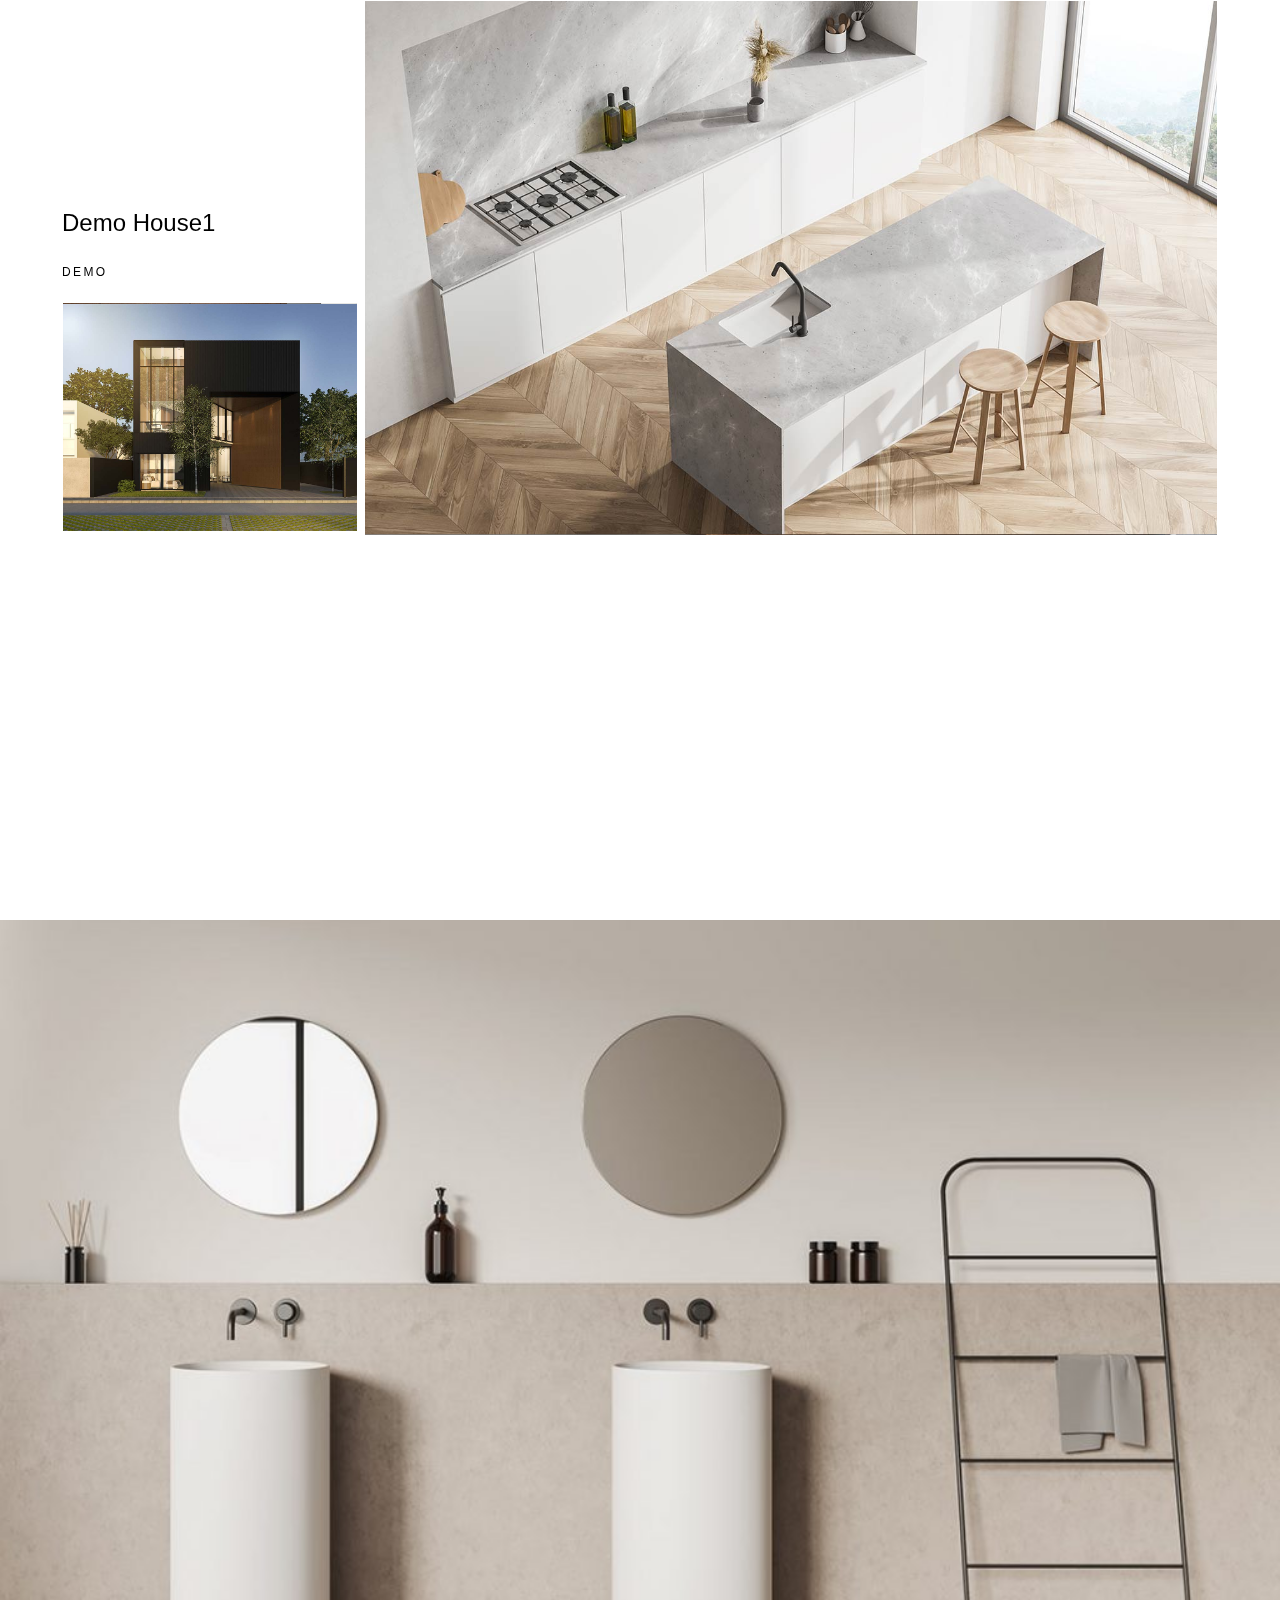
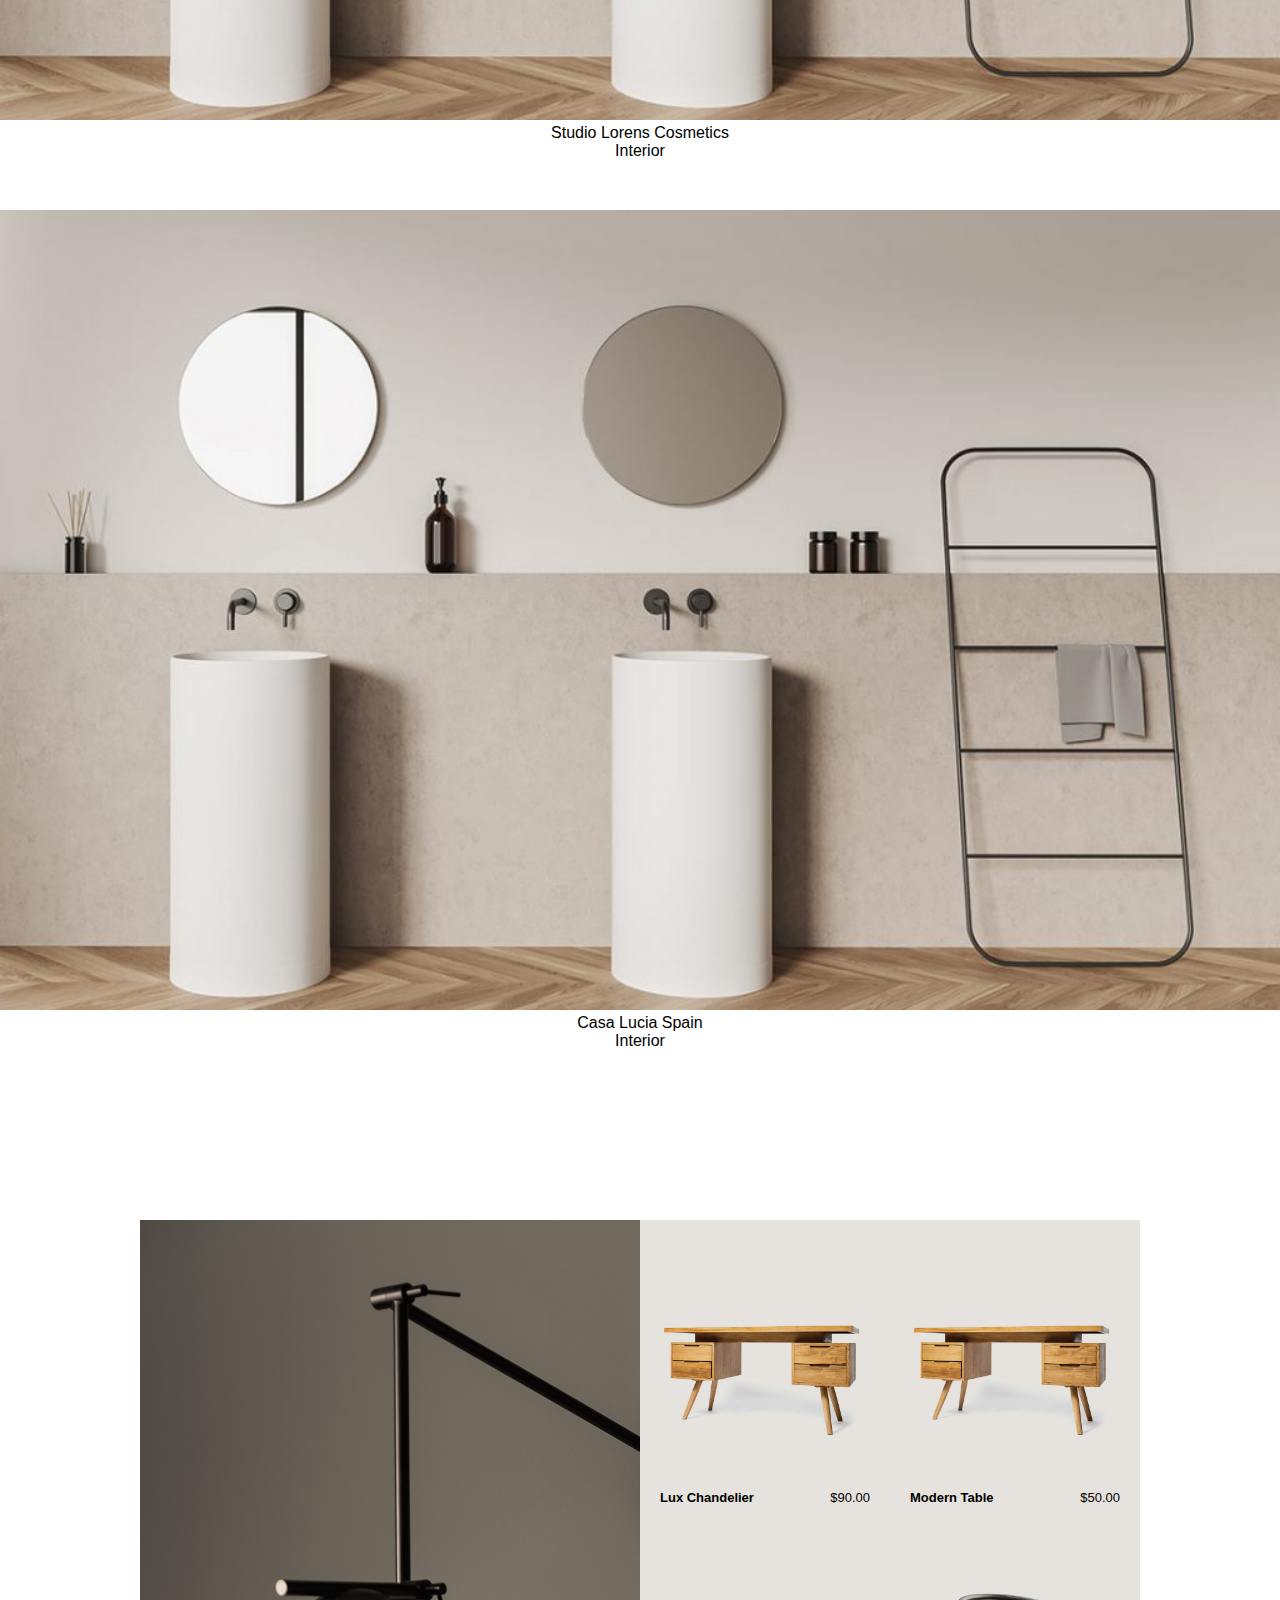
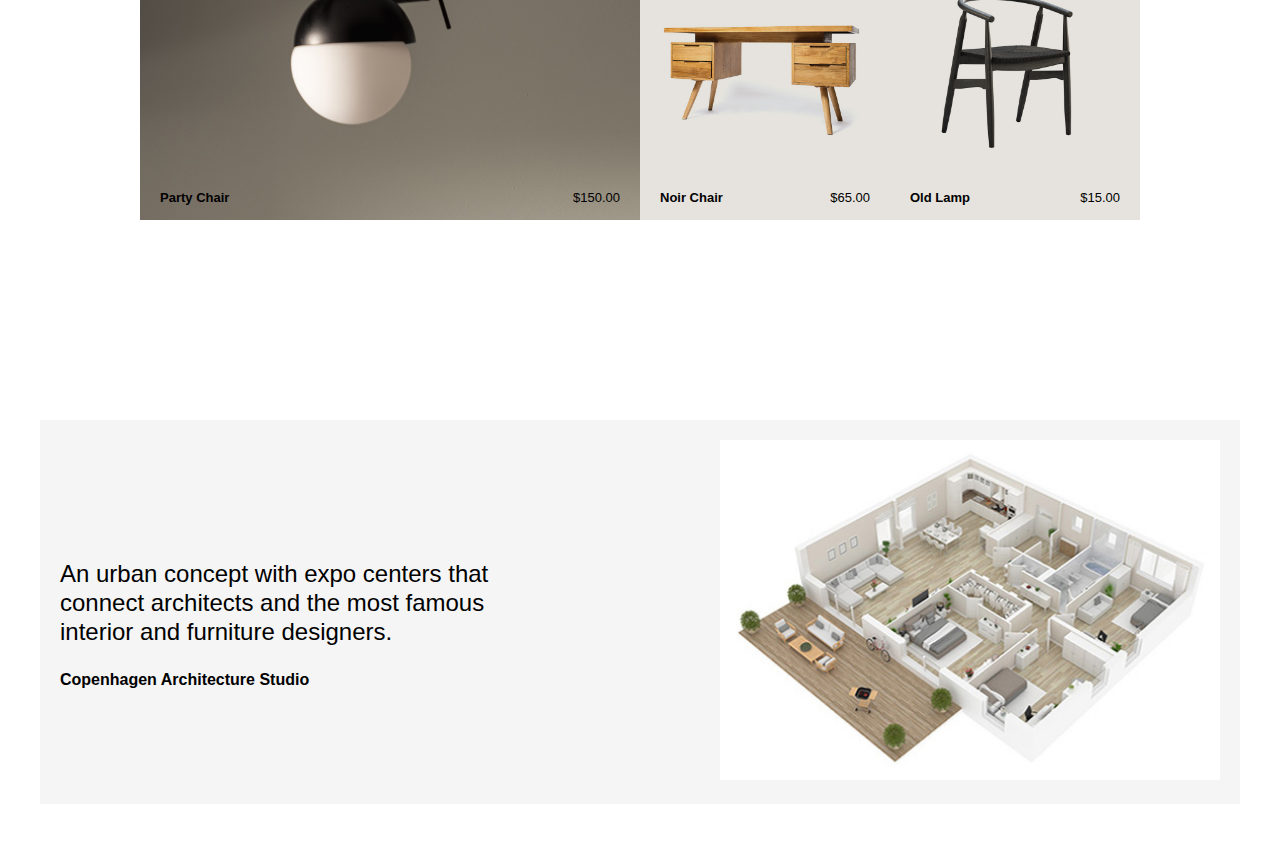
<file: pages/furniture.html>
<!DOCTYPE html>
<html lang="en">
  <head>
    <meta charset="UTF-8" />
    <meta name="viewport" content="width=device-width, initial-scale=1.0" />
    <title>Document</title>
    <link rel="stylesheet" href="./furniture.css" />
  </head>
  <body>
    <div class="section-1">
      <div class="container">
        <div class="contents-main">
          <div class="main">
            <div class="info">
              <div class="info-container active">
                <div class="contents">
                  <div class="wrapper-contents">
                    <div class="text">
                      <h4>
                        <a href="#"> Demo House1 </a>
                      </h4>
                    </div>
                    <div class="sub-text">
                      <a href=""> Demo </a>
                    </div>
                  </div>
                </div>
              </div>
              <div class="info-container">
                <div class="contents">
                  <div class="wrapper-contents">
                    <div class="text">
                      <h4>
                        <a href="#"> Demo House2 </a>
                      </h4>
                    </div>
                    <div class="sub-text">
                      <a href=""> Demo </a>
                    </div>
                  </div>
                </div>
              </div>
              <div class="info-container">
                <div class="contents">
                  <div class="wrapper-contents">
                    <div class="text">
                      <h4>
                        <a href="#"> Demo House3 </a>
                      </h4>
                    </div>
                    <div class="sub-text">
                      <a href=""> Demo </a>
                    </div>
                  </div>
                </div>
              </div>
            </div>
            <div class="images">
              <div class="main-wrapper">
                <div class="wrapper">
                  <div class="wrapper-container active" >
                    <div class="image-wrapper">
                      <div class="secondary">
                        <a href="">
                          <img src="./img/h12-port-img-05.jpg" alt="" />
                        </a>
                      </div>
                      <div class="main-image-container">
                        <a href="">
                          <img src="./img/h2-port-img-06.jpg" alt="" />
                        </a>
                      </div>
                    </div>
                  </div>
                  <div class="wrapper-container">
                    <div class="image-wrapper">
                      <div class="secondary">
                        <a href="">
                          <img src="./img/h2-port-img-01.jpg" alt="" />
                        </a>
                      </div>
                      <div class="main-image-container">
                        <a href="">
                          <img src="./img/h2-port-img-02.jpg" alt="" />
                        </a>
                      </div>
                    </div>
                  </div>
                  <div class="wrapper-container">
                    <div class="image-wrapper">
                      <div class="secondary">
                        <a href="">
                          <img src="./img/h2-port-img-03a.jpg" alt="" />
                        </a>
                      </div>
                      <div class="main-image-container">
                        <a href="">
                          <img src="./img/h2-port-img-04.jpg" alt="" />
                        </a>
                      </div>
                    </div>
                  </div>
                </div>
              </div>
            </div>
          </div>
        </div>
      </div>
    </div>
    <div class="randpadamcontainer">
      <div class="randpadamimages">
        <img src="./img/h2-port-img-07-1024x640.jpg" alt="2nd Image">
        <div class="product-info">
          <div class="product-name">Studio Lorens Cosmetics</div>
          <div class="product-tag">Interior</div>
        </div>
      </div>
      <div class="randpadamimages">
        <img src="./img/h2-port-img-07-1024x640.jpg" alt="2nd Image">
        <div class="product-info">
          <div class="product-name">Casa Lucia Spain</div>
          <div class="product-tag">Interior</div>
        </div>
      </div>
    </div>
    <!-- Flex Container to center the photo grid -->
    <div class="photo-grid-container">
      <!-- Product Grid -->
      <div class="photo-grid">
        <!-- Large Product Card -->
        <div class="product-card large-card">
          <img src="./img/product-04.jpg" alt="Party Chair">
          <h3>Party Chair</h3>
          <p>$150.00</p>
          <button class="add-to-cart">Add to Cart</button>
        </div>
  
        <!-- Smaller Product Cards -->
        <div class="product-card small-card">
          <img src="./img/product-05.jpg" alt="Lux Chandelier">
          <h3>Lux Chandelier</h3>
          <p>$90.00</p>
          <button class="add-to-cart">Add to Cart</button>
        </div>
        <div class="product-card small-card">
          <img src="./img/product-05.jpg" alt="Modern Table">
          <h3>Modern Table</h3>
          <p>$50.00</p>
          <button class="add-to-cart">Add to Cart</button>
        </div>
        <div class="product-card small-card">
          <img src="./img/product-05.jpg" alt="Noir Chair">
          <h3>Noir Chair</h3>
          <p>$65.00</p>
          <button class="add-to-cart">Add to Cart</button>
        </div>
        <div class="product-card small-card">
          <img src="./img/product-03.jpg" alt="Old Lamp">
          <h3>Old Lamp</h3>
          <p>$15.00</p>
          <button class="add-to-cart">Add to Cart</button>
        </div>
      </div>
    </div>
  
    <!-- New Content Section -->
    <div class="content-container">
      <div class="content-text">
        <h4>An urban concept with expo centers that<br>
      
          connect architects and the most famous <br>interior and furniture designers.</h4>
    
          <strong>Copenhagen Architecture Studio</strong>
        </p>
      </div>
      <div class="content-image">
        <img src="./img/product-category-3.jpg" alt="Architecture Studio">
      </div>
    </div>
    <script src="./furniture.js"></script>
  </body>
</html>
</file>
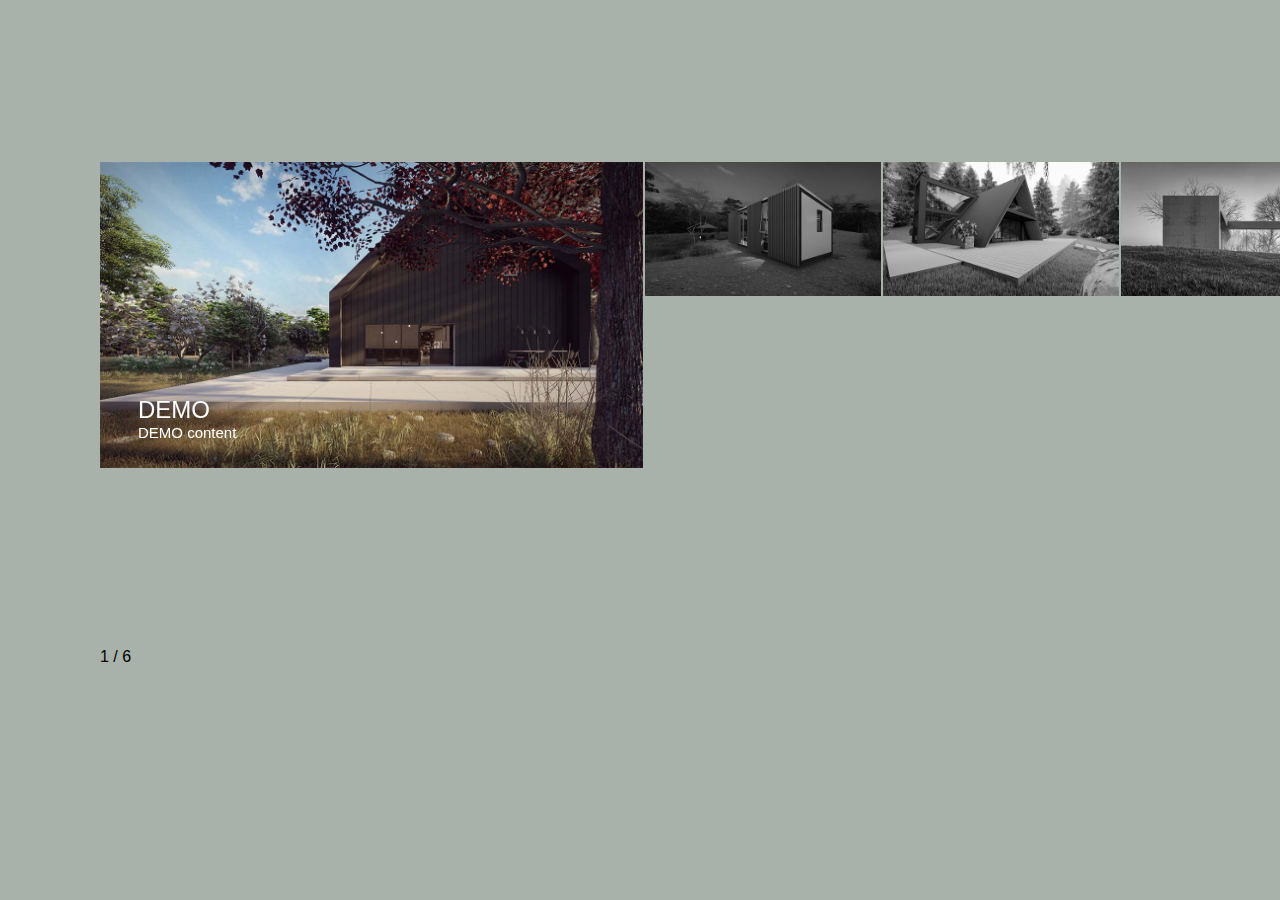
<file: pages/horizontalportfoli.html>
<!DOCTYPE html>
<html lang="en">
<head>
    <meta charset="UTF-8">
    <meta name="viewport" content="width=device-width, initial-scale=1.0">
    <title>Document</title>
    <link rel="stylesheet" href="./horizontal.css">
</head>
<body>
    

    <div class="section-2">
        <div class="container">
          <div class="main-contents">
            <div class="contents">
              <div class="slider">
                <div class="wrapper">
                  <div class="carousel-div active">
                    <div class="carousel-sub">
                      <a href="">
                        <img src="./img/h3-port-img-01.jpg" alt="" />
                      </a>
                      <div class="info">
                        <div class="text">
                          <div class="heading"><h4>DEMO</h4></div>
                          <div class="description"><span>DEMO content</span></div>
                        </div>
                      </div>
                    </div>
                  </div>
                  <div class="carousel-div">
                    <div class="carousel-sub">
                      <a href="">
                        <img src="./img/h3-port-img-02.jpg" alt="" />
                      </a>
                      <div class="info">
                        <div class="text">
                          <div class="heading"><h4>DEMO</h4></div>
                          <div class="description"><span>DEMO content</span></div>
                        </div>
                      </div>
                    </div>
                  </div>
                  <div class="carousel-div">
                    <div class="carousel-sub">
                      <a href="">
                        <img src="./img/h3-port-img-03.jpg" alt="" />
                      </a>
                      <div class="info">
                        <div class="text">
                          <div class="heading"><h4>DEMO</h4></div>
                          <div class="description"><span>DEMO content</span></div>
                        </div>
                      </div>
                    </div>
                  </div>
                  <div class="carousel-div">
                    <div class="carousel-sub">
                      <a href="">
                        <img src="./img/h3-port-img-04.jpg" alt="" />
                      </a>
                    </div>
                  </div>
                  <div class="carousel-div">
                    <div class="carousel-sub">
                      <a href="">
                        <img src="./img/h3-port-img-01.jpg" alt="" />
                      </a>
                      <div class="info">
                        <div class="text">
                          <div class="heading"><h4>DEMO</h4></div>
                          <div class="description"><span>DEMO content</span></div>
                        </div>
                      </div>
                    </div>
                  </div>
                  
                  <div class="carousel-div">
                    <div class="carousel-sub">
                      <a href="">
                        <img src="./img/h3-port-img-04.jpg" alt="" />
                      </a>
                      <div class="info">
                        <div class="text">
                          <div class="heading"><h4>DEMO</h4></div>
                          <div class="description"><span>DEMO content</span></div>
                        </div>
                      </div>
                    </div>
                  </div>
                </div>
                <div class="slider-index">
                  <div class="span-items">
                    <span class="getIndex">1</span>
                    <span>/</span>
                    <span>6</span>
                  </div>
                  <!-- <div class="button-items">
                    <button class="prev1-btn"><span><img src="../images/left-arrow.png" alt=""></span></button>
                    <button class="next1-btn"><span><img src="../images/right-arrow.png" alt=""></span></button>
                  </div> -->
                </div>
              </div>
            </div>
          </div>
        </div>
      </div>
      <script src="./horizontal.js"></script>
</body>
</html>
</file>
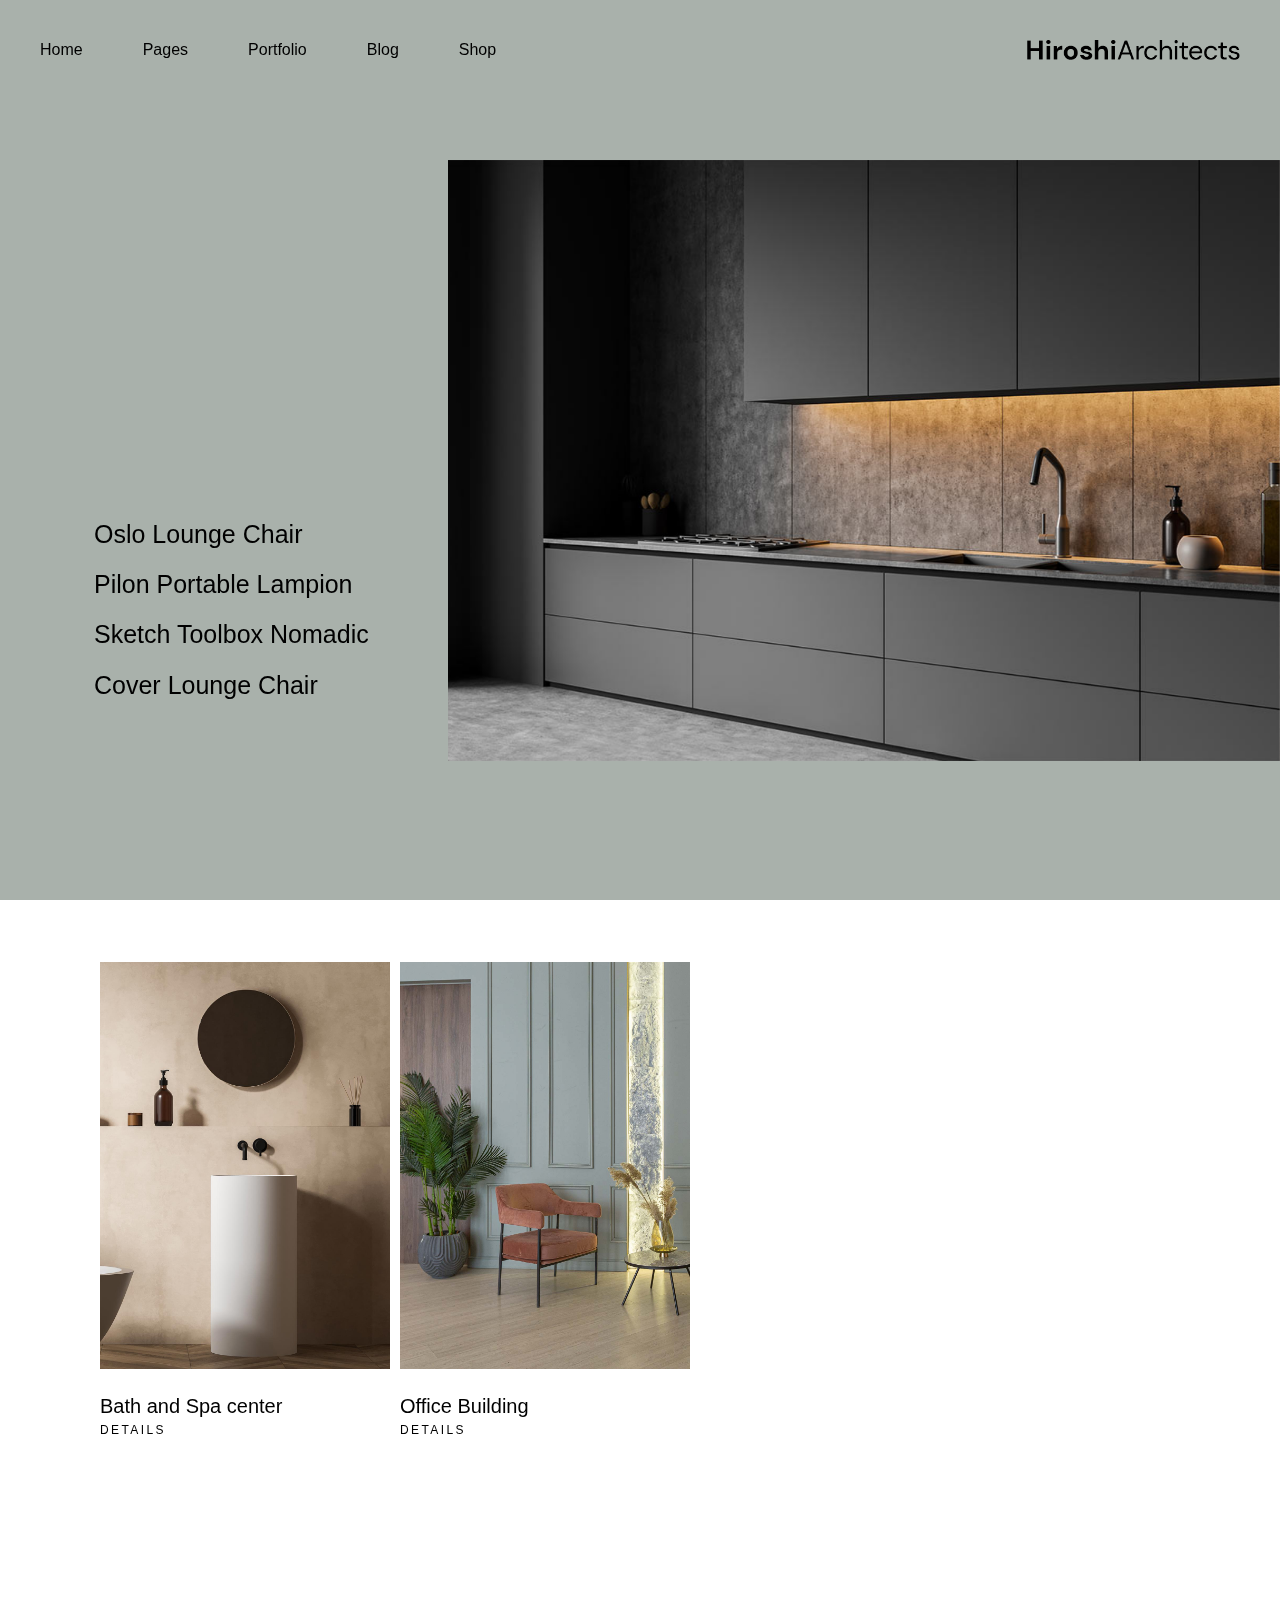
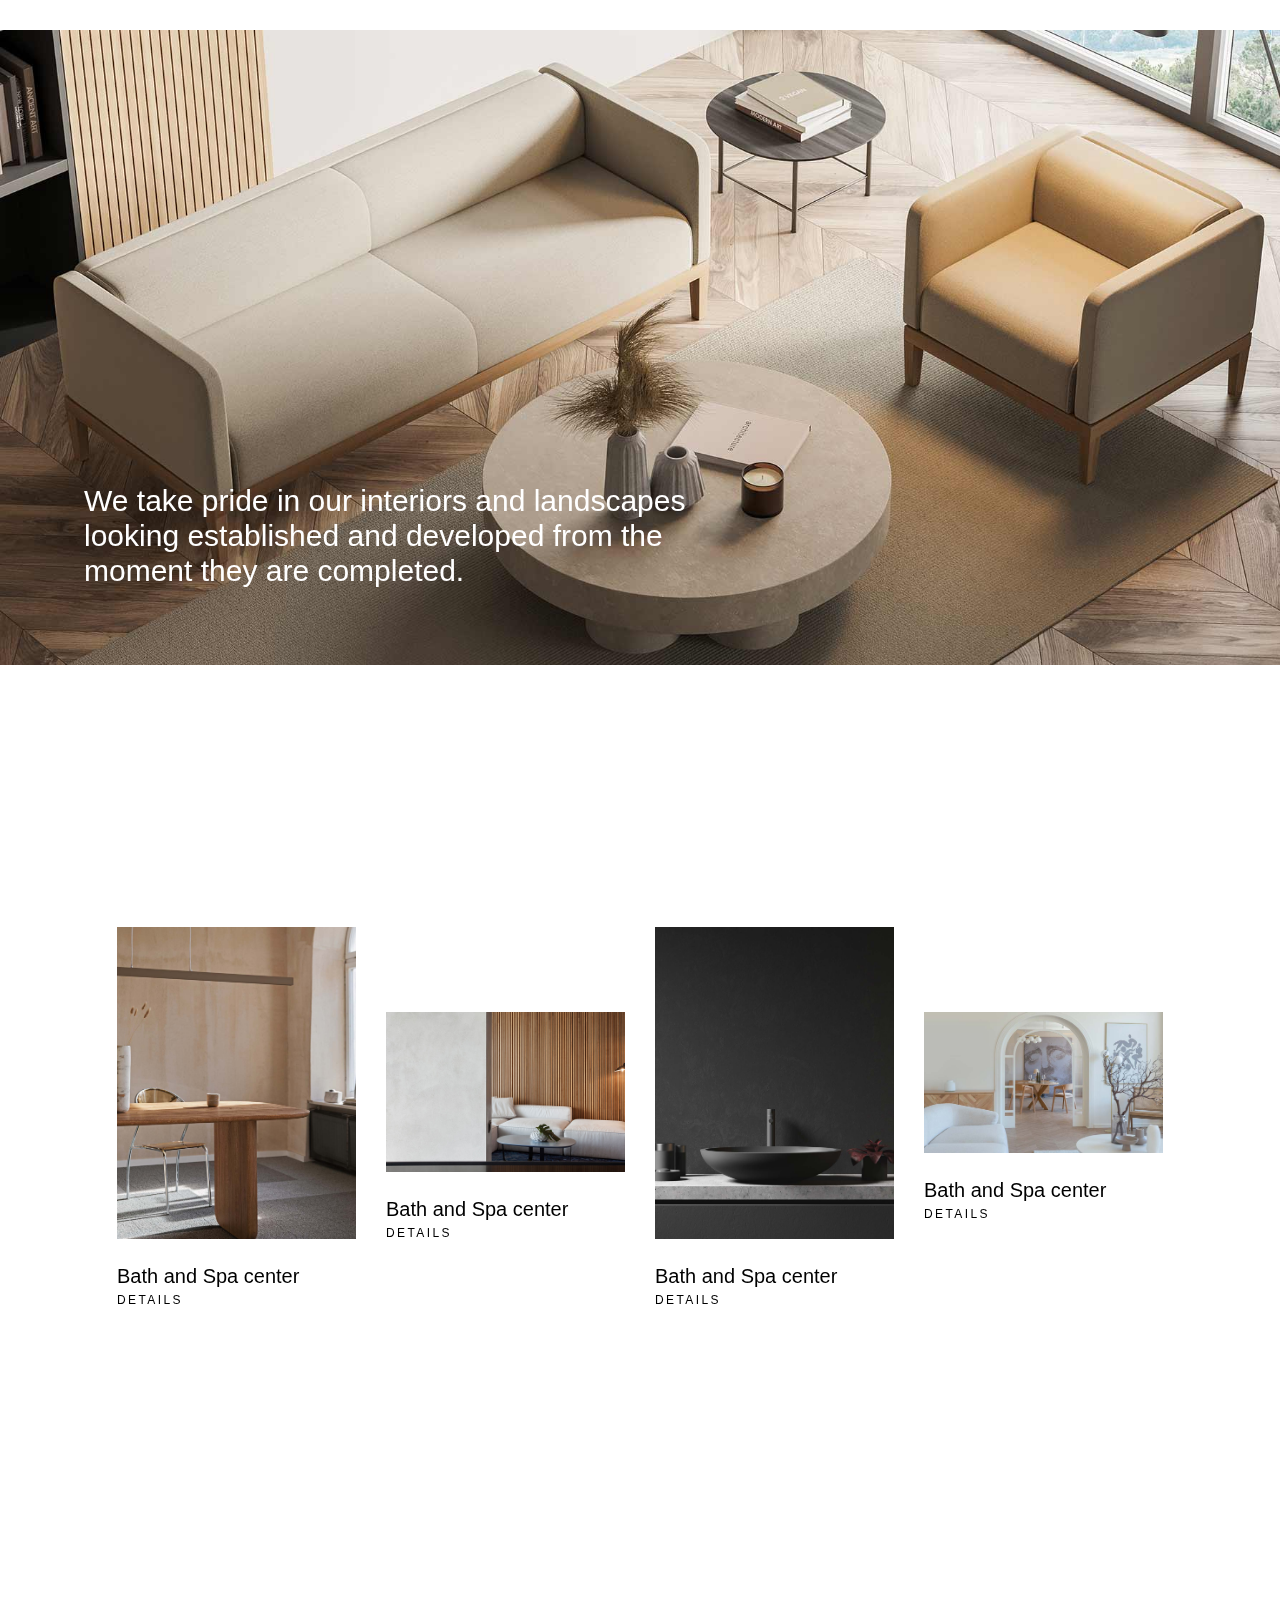
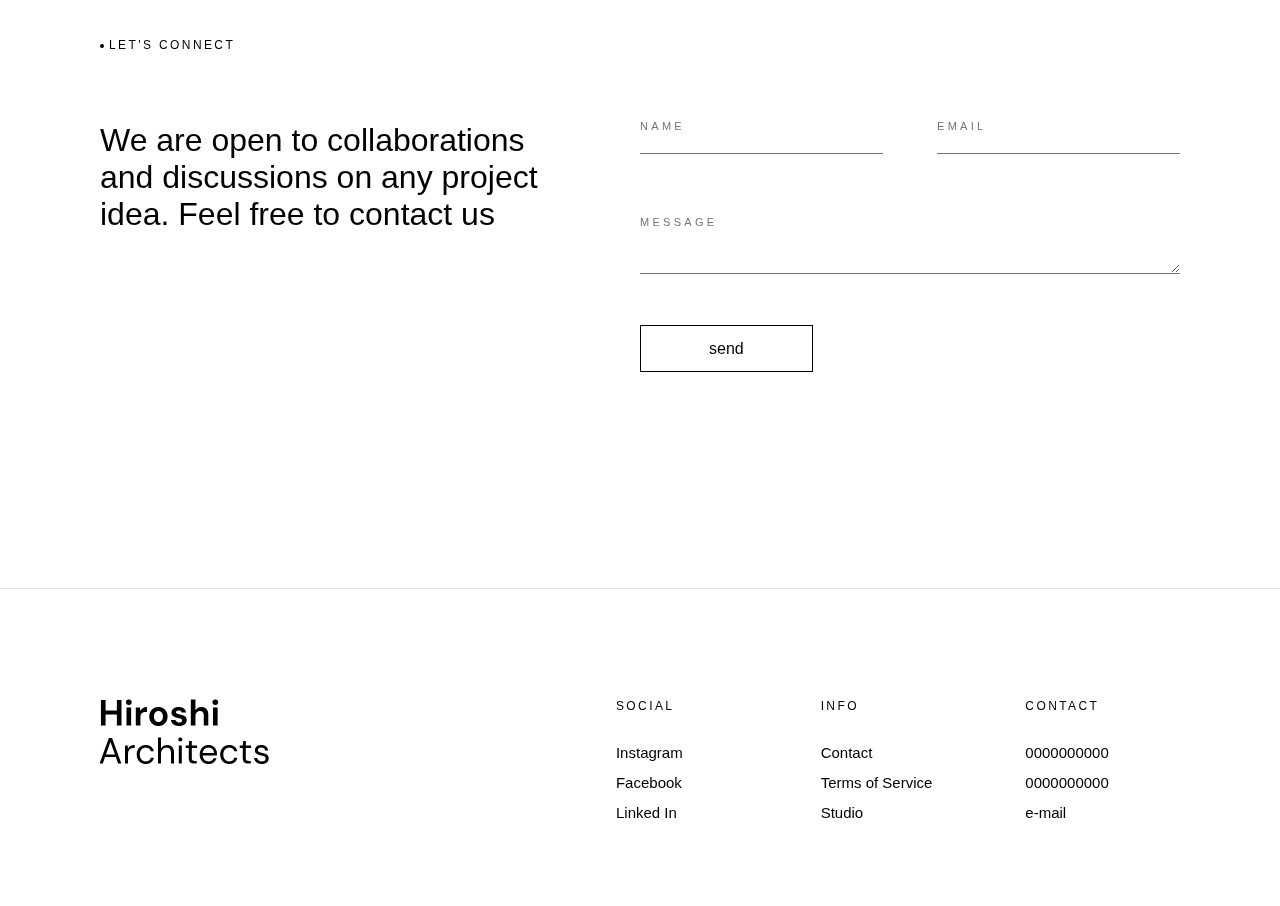
<file: pages/interior.html>
<!DOCTYPE html>
<html lang="en">
  <head>
    <meta charset="UTF-8" />
    <meta name="viewport" content="width=device-width, initial-scale=1.0" />
    <title>Document</title>
    <link rel="stylesheet" href="./interior.css" />
  </head>
  <body>
    <div class="main">
      <header>
        <div class="nav">
          <div class="nav-main-container">
            <div class="nav-items">
              <ul class="nav-list">
                <li class="home">
                  <a href="../index.html">Home</a>
                  <ul class="sub-list">
                    <li><a href="">home</a></li>
                    <li><a href="">home</a></li>
                    <li><a href="">home</a></li>
                    <li><a href="">home</a></li>
                    <li><a href="">home</a></li>
                  </ul>
                </li>
                <li>
                  <a href="">Pages</a>
                  <ul class="sub-list">
                    <li><a href="">home</a></li>
                    <li><a href="">home</a></li>
                    <li><a href="">home</a></li>
                    <li><a href="">home</a></li>
                    <li><a href="">home</a></li>
                  </ul>
                </li>
                <li>
                  <a href="">Portfolio</a>
                  <ul class="sub-list">
                    <li><a href="">home</a></li>
                    <li><a href="">home</a></li>
                    <li><a href="">home</a></li>
                    <li><a href="">home</a></li>
                    <li><a href="">home</a></li>
                  </ul>
                </li>
                <li>
                  <a href="">Blog</a>
                  <ul class="sub-list">
                    <li><a hsref="">home</a></li>
                    <li><a href="">home</a></li>
                    <li><a href="">home</a></li>
                    <li><a href="">home</a></li>
                    <li><a href="">home</a></li>
                  </ul>
                </li>
                <li>
                  <a href="">Shop</a>
                  <ul class="sub-list">
                    <li><a href="">home</a></li>
                    <li><a href="">home</a></li>
                    <li><a href="">home</a></li>
                    <li><a href="">home</a></li>
                    <li><a href="">home</a></li>
                  </ul>
                </li>
              </ul>
            </div>
            <div class="nav-heading">
              <a href=""><img src="./img/Hiroshi-logo-black-1-1.png" alt="" /> </a>
            </div>
          </div>
        </div>
        <div class="mob-header">
          <div class="nav-mob">
            <a href="">
              <img src="./img/Hiroshi-logo-black-1-1.png" alt="" />
            </a>
            <button onclick="toggleDisplay()">
              <span>
                <svg
                  xmlns="http://www.w3.org/2000/svg"
                  width="40"
                  class="button-svg"
                  height="40"
                  viewBox="0 0 84 84"
                >
                  <path
                    d="M42.5 1a41 41 0 1 1-41 41 41 41 0 0 1 41-41Z"
                    fill="none"
                    stroke="black"
                    stroke-width="2"
                    stroke-dasharray="0"
                    stroke-dashoffset="0"
                  ></path>
                </svg>
              </span>
              <span> </span>
            </button>
          </div>
          <div class="nav-contents">
            <ul>
              <li>
                <a href="">
                  <span style="color: black">home</span>
                </a>
              </li>
              <li>
                <a href="" onclick="showSubNav();return false">
                  <span>pages</span>
                </a>
                <svg
                  xmlns="http://www.w3.org/2000/svg"
                  xmlns:xlink="http://www.w3.org/1999/xlink"
                  width="6.5"
                  height="7.5"
                  viewBox="0 0 6.5 7.5"
                  onclick="showSubNav()"
                  id="svg"
                >
                  <path d="m6.511 3.76-6.5 3.753V.007Z"></path>
                </svg>
                <div class="sub-dropdown">
                  <div class="main-wrapper">
                    <ul class="sub-menu">
                      <li>
                        <a href="">
                          <span>demo</span>
                        </a>
                      </li>
                      <li>
                        <a href="">
                          <span>demo</span>
                        </a>
                      </li>
                      <li>
                        <a href="">
                          <span>demo</span>
                        </a>
                      </li>
                      <li>
                        <a href="">
                          <span>demo</span>
                        </a>
                      </li>
                      <li>
                        <a href="">
                          <span>demo</span>
                        </a>
                      </li>
                      <li>
                        <a href="">
                          <span>demo</span>
                        </a>
                      </li>
                      <li>
                        <a href="">
                          <span>demo</span>
                        </a>
                      </li>
                      <li>
                        <a href="">
                          <span>demo</span>
                        </a>
                      </li>
                    </ul>
                  </div>
                </div>
              </li>
              <li>
                <a href="">
                  <span>blog</span>
                </a>
              </li>
              <li>
                <a href="">
                  <span>landing </span>
                </a>
              </li>
            </ul>
          </div>
        </div>
      </header>
      <hero>
        <div class="main-container">
          <div class="section-1">
            <div class="container-left">
              <a href="" class="lazy-tags" onclick="return false"><span>Oslo Lounge Chair</span></a>
              <a href="" class="lazy-tags"
              onclick="return false"><span>Pilon Portable Lampion</span></a
              >
              <a href="" class="lazy-tags"
              onclick="return false"><span>Sketch Toolbox Nomadic</span></a
              >
              <a href="" class="lazy-tags" onclick="return false"><span>Cover Lounge Chair</span></a>
            </div>
            <div class="container-right">
              <div
                class="lazy-loading prev active"
                style="background-image: url(img/home-6-img-1.jpg)"
              >
                <a href=""></a>
              </div>
              <div
                class="lazy-loading"
                style="background-image: url(img/home-6-img-2.jpg)"
              >
                <a href=""></a>
              </div>
              <div
                class="lazy-loading"
                style="background-image: url(img/home-6-img-3.jpg)"
              >
                <a href=""></a>
              </div>
              <div
                class="lazy-loading"
                style="background-image: url(img/home-6-img-4.jpg)"
              >
                <a href="" ></a>
              </div>
            </div>
          </div>
          <div class="section-2">
            <div class="container">
              <div class="left">
                <div class="contents-main">
                  <article>
                    <div class="contents-image">
                      <a href=""
                        ><img src="./img/h6-port-img-01.jpg" alt=""
                      /></a>
                    </div>
                    <div class="contents-descrition">
                      <div class="contents-heading">
                        <h5 class="heading">
                          <a href="" class="h-text">Bath and Spa center</a>
                        </h5>
                      </div>
                      <div class="contents-para">
                        <a href="" class="para-text">Details</a>
                      </div>
                    </div>
                  </article>
                  <article>
                    <div class="contents">
                      <a href=""><img src="./img/h6-port-img-02.jpg" /></a>
                      <div class="contents-descrition">
                        <div class="contents-heading">
                          <h5 class="heading">
                            <a href="" class="h-text">Office Building</a>
                          </h5>
                        </div>
                        <div class="contents-para">
                          <a href="" class="para-text">Details</a>
                        </div>
                      </div>
                    </div>
                  </article>
                </div>
              </div>
              <div class="right"></div>
            </div>
          </div>
          <div class="section-3">
            <div class="container">
              <div class="contents">
                <h3>
                  <span
                    >We take pride in our interiors and landscapes looking
                    established and developed from the moment they are
                    completed.
                  </span>
                </h3>
              </div>
            </div>
          </div>
          <div class="section-4">
            <div class="container">
              <div class="contents">
                <div class="wrapper-main">
                  <div class="wrapper">
                    <div class="item-1">
                      <div class="image-content">
                        <a href=""
                          ><img src="./img/h6-port-img-03.jpg" alt=""
                        /></a>
                      </div>
                      <div class="contents-descrition">
                        <div class="contents-heading">
                          <h5 class="heading">
                            <a href="" class="h-text">Bath and Spa center</a>
                          </h5>
                        </div>
                        <div class="contents-para">
                          <a href="" class="para-text">Details</a>
                        </div>
                      </div>
                    </div>
                    <div class="item-2">
                      <div class="image-content">
                        <a href=""
                          ><img src="./img/h9-port-img-04.jpg" alt=""
                        /></a>
                      </div>
                      <div class="contents-descrition">
                        <div class="contents-heading">
                          <h5 class="heading">
                            <a href="" class="h-text">Bath and Spa center</a>
                          </h5>
                        </div>
                        <div class="contents-para">
                          <a href="" class="para-text">Details</a>
                        </div>
                      </div>
                    </div>
                    <div class="item-3">
                      <div class="image-content">
                        <a href=""
                          ><img src="./img/h6-port-img-05.jpg" alt=""
                        /></a>
                      </div>
                      <div class="contents-descrition">
                        <div class="contents-heading">
                          <h5 class="heading">
                            <a href="" class="h-text">Bath and Spa center</a>
                          </h5>
                        </div>
                        <div class="contents-para">
                          <a href="" class="para-text">Details</a>
                        </div>
                      </div>
                    </div>
                    <div class="item-4">
                      <div class="image-content">
                        <a href=""
                          ><img src="./img/h6-port-img-06.jpg" alt=""
                        /></a>
                      </div>
                      <div class="contents-descrition">
                        <div class="contents-heading">
                          <h5 class="heading">
                            <a href="" class="h-text">Bath and Spa center</a>
                          </h5>
                        </div>
                        <div class="contents-para">
                          <a href="" class="para-text">Details</a>
                        </div>
                      </div>
                    </div>
                  </div>
                </div>
              </div>
            </div>
          </div>
          <div class="section-5">
            <div class="container">
              <div class="left">
                <div class="dot-content">
                  <div class="dot-container">
                    <span> </span>
                  </div>
                  <div class="dot-para">
                    <h6 style="margin-top: 4px">
                      <span>let's connect</span>
                    </h6>
                  </div>
                </div>
                <div class="main-wrapper">
                  <div class="main-contents">
                    <div class="contents">
                      <h2>
                        We are open to collaborations and discussions on any
                        project idea. Feel free to contact us
                      </h2>
                    </div>
                  </div>
                </div>
              </div>
              <div class="right">
                <div class="main-right">
                  <div class="form-main">
                    <form action="">
                      <div class="name-email">
                        <div class="name">
                          <span>
                            <input type="text" placeholder="name" />
                          </span>
                        </div>
                        <div class="email">
                          <span>
                            <input type="text" placeholder="email" />
                          </span>
                        </div>
                      </div>
                      <div class="message">
                        <span>
                          <textarea
                            name=""
                            id=""
                            placeholder="message"
                          ></textarea>
                        </span>
                      </div>
                      <button type="submit">
                        <span>send</span>
                      </button>
                    </form>
                  </div>
                </div>
              </div>
            </div>
          </div>
        </div>
        <footer>
          <div class="footer-top">
            <div class="inner-contents">
              <div class="footer-heading">
                <div class="image-container">
                  <a href=""
                    ><img src="./img/hiroshi-logo-big-2.webp" alt=""
                  /></a>
                </div>
              </div>
              <div class="grid-items">
                <div class="heading">
                  <h6>social</h6>
                </div>
                <p>
                  <a href="">Instagram</a>
                </p>
                <p>
                  <a href="">Facebook</a>
                </p>
                <p>
                  <a href="">Linked In</a>
                </p>
              </div>
              <div class="grid-items">
                <div class="heading">
                  <h6>Info</h6>
                </div>
                <p>
                  <a href="">Contact</a>
                </p>
                <p>
                  <a href="">Terms of Service</a>
                </p>
                <p>
                  <a href="">Studio</a>
                </p>
              </div>
              <div class="grid-items">
                <div class="heading">
                  <h6>Contact</h6>
                </div>
                <p>
                  <a href="">0000000000</a>
                </p>
                <p>
                  <a href="">0000000000</a>
                </p>
                <p>
                  <a href="">e-mail</a>
                </p>
              </div>
            </div>
          </div>
        </footer>
        <div class="sub-container"></div>
      </hero>
    </div>
    <script src="./interior.js"></script>
  </body>
</html>
</file>
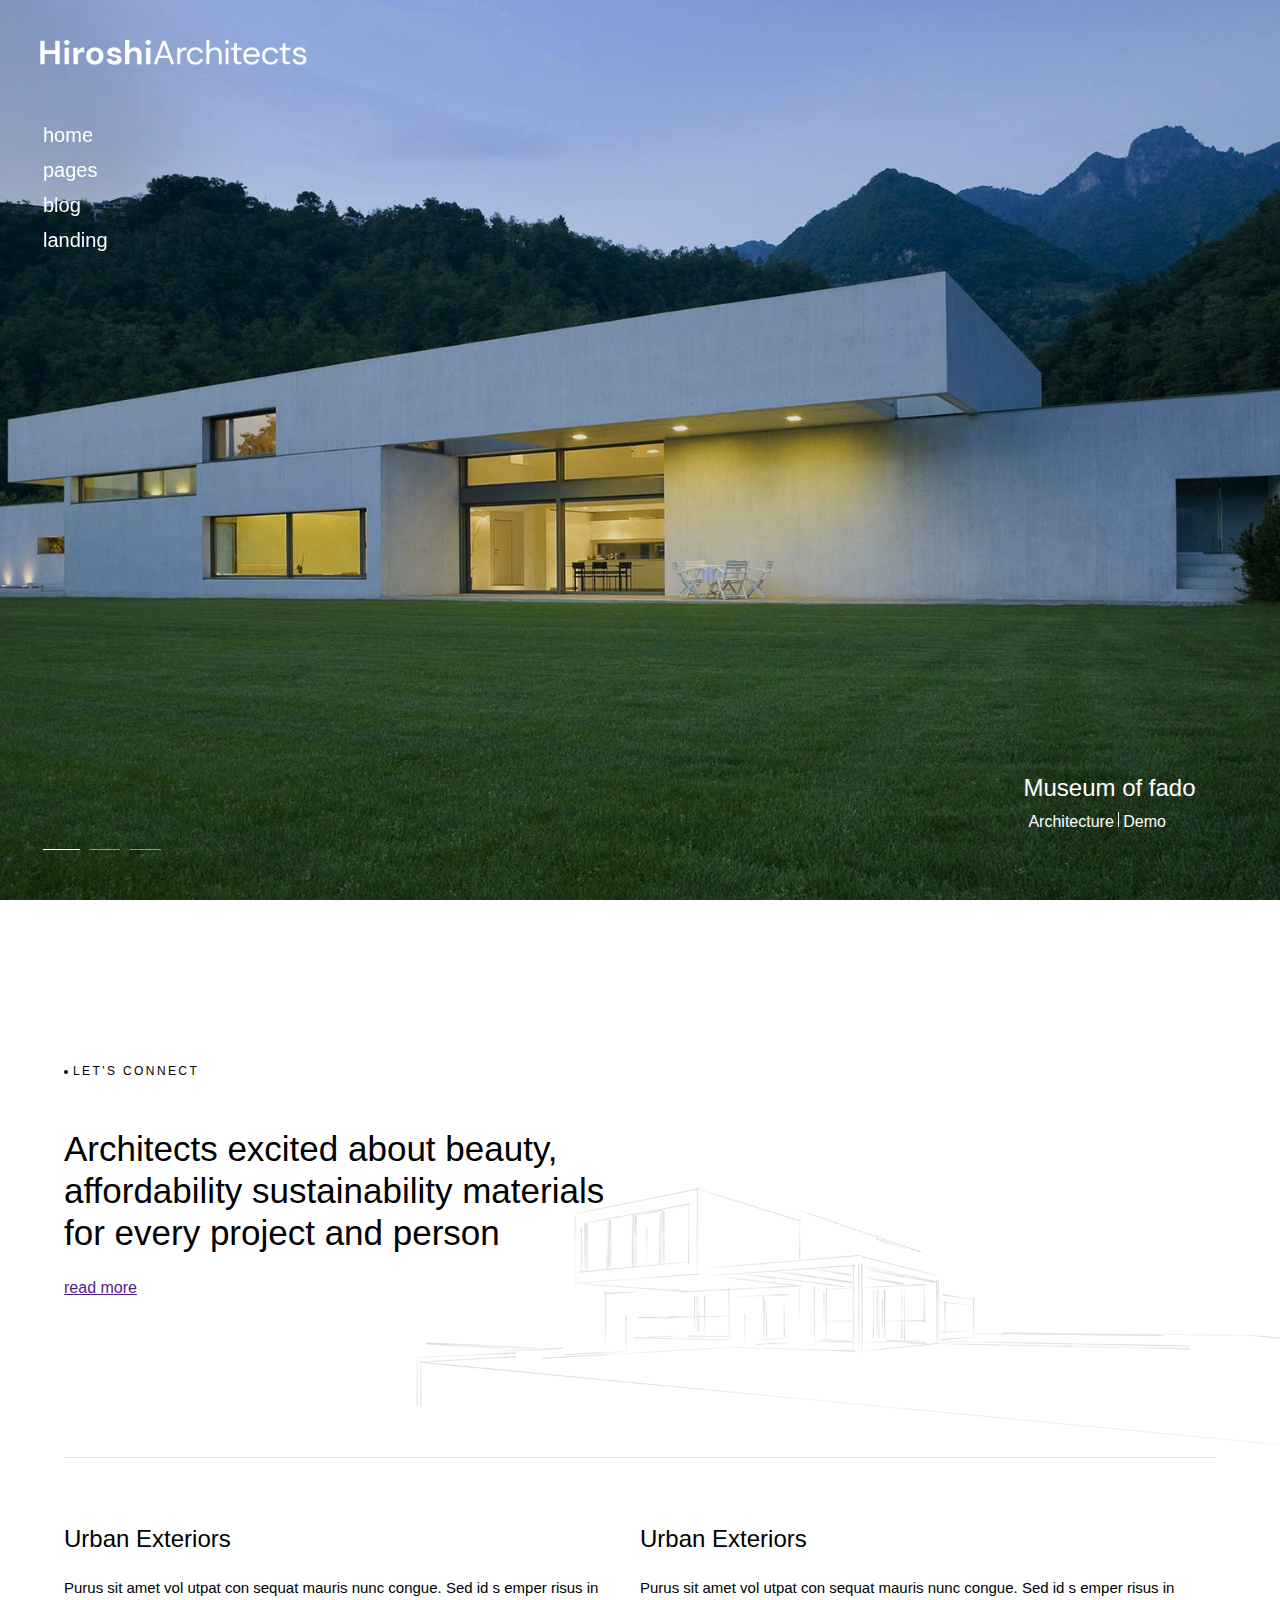
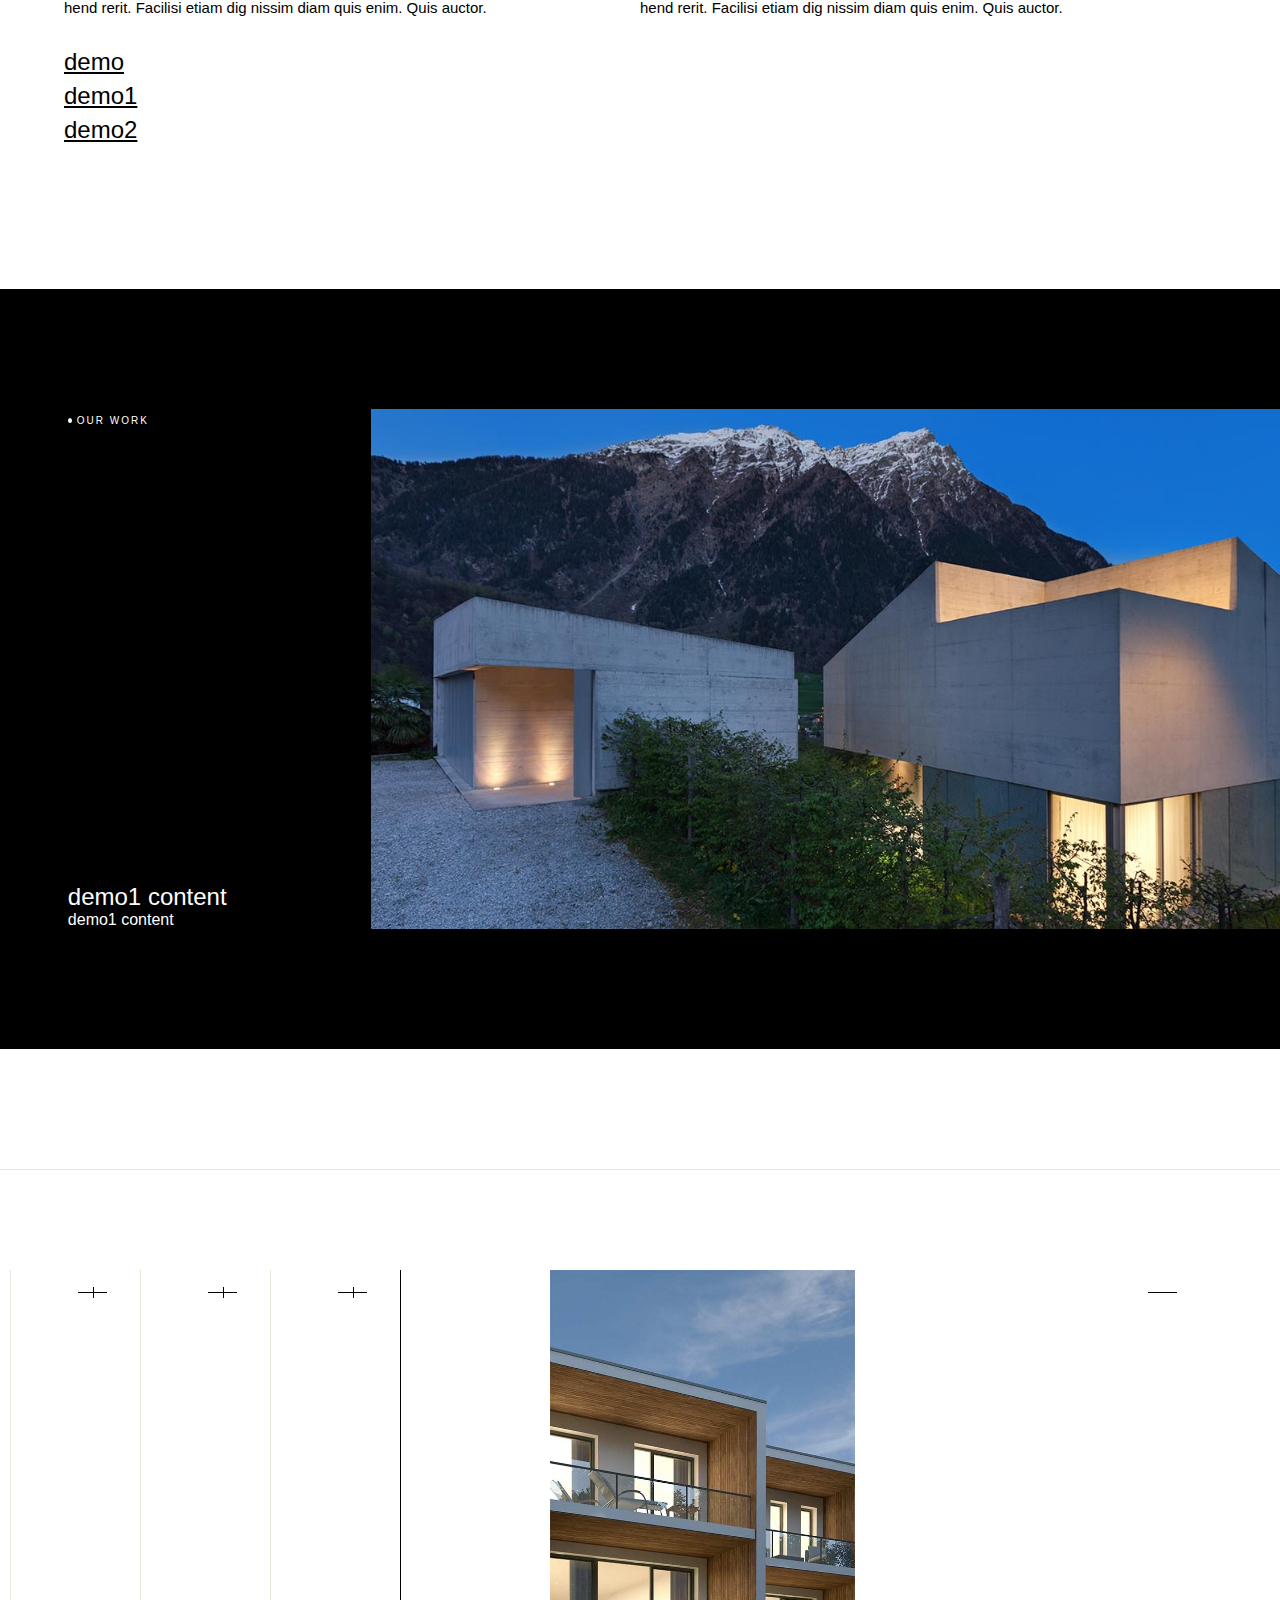
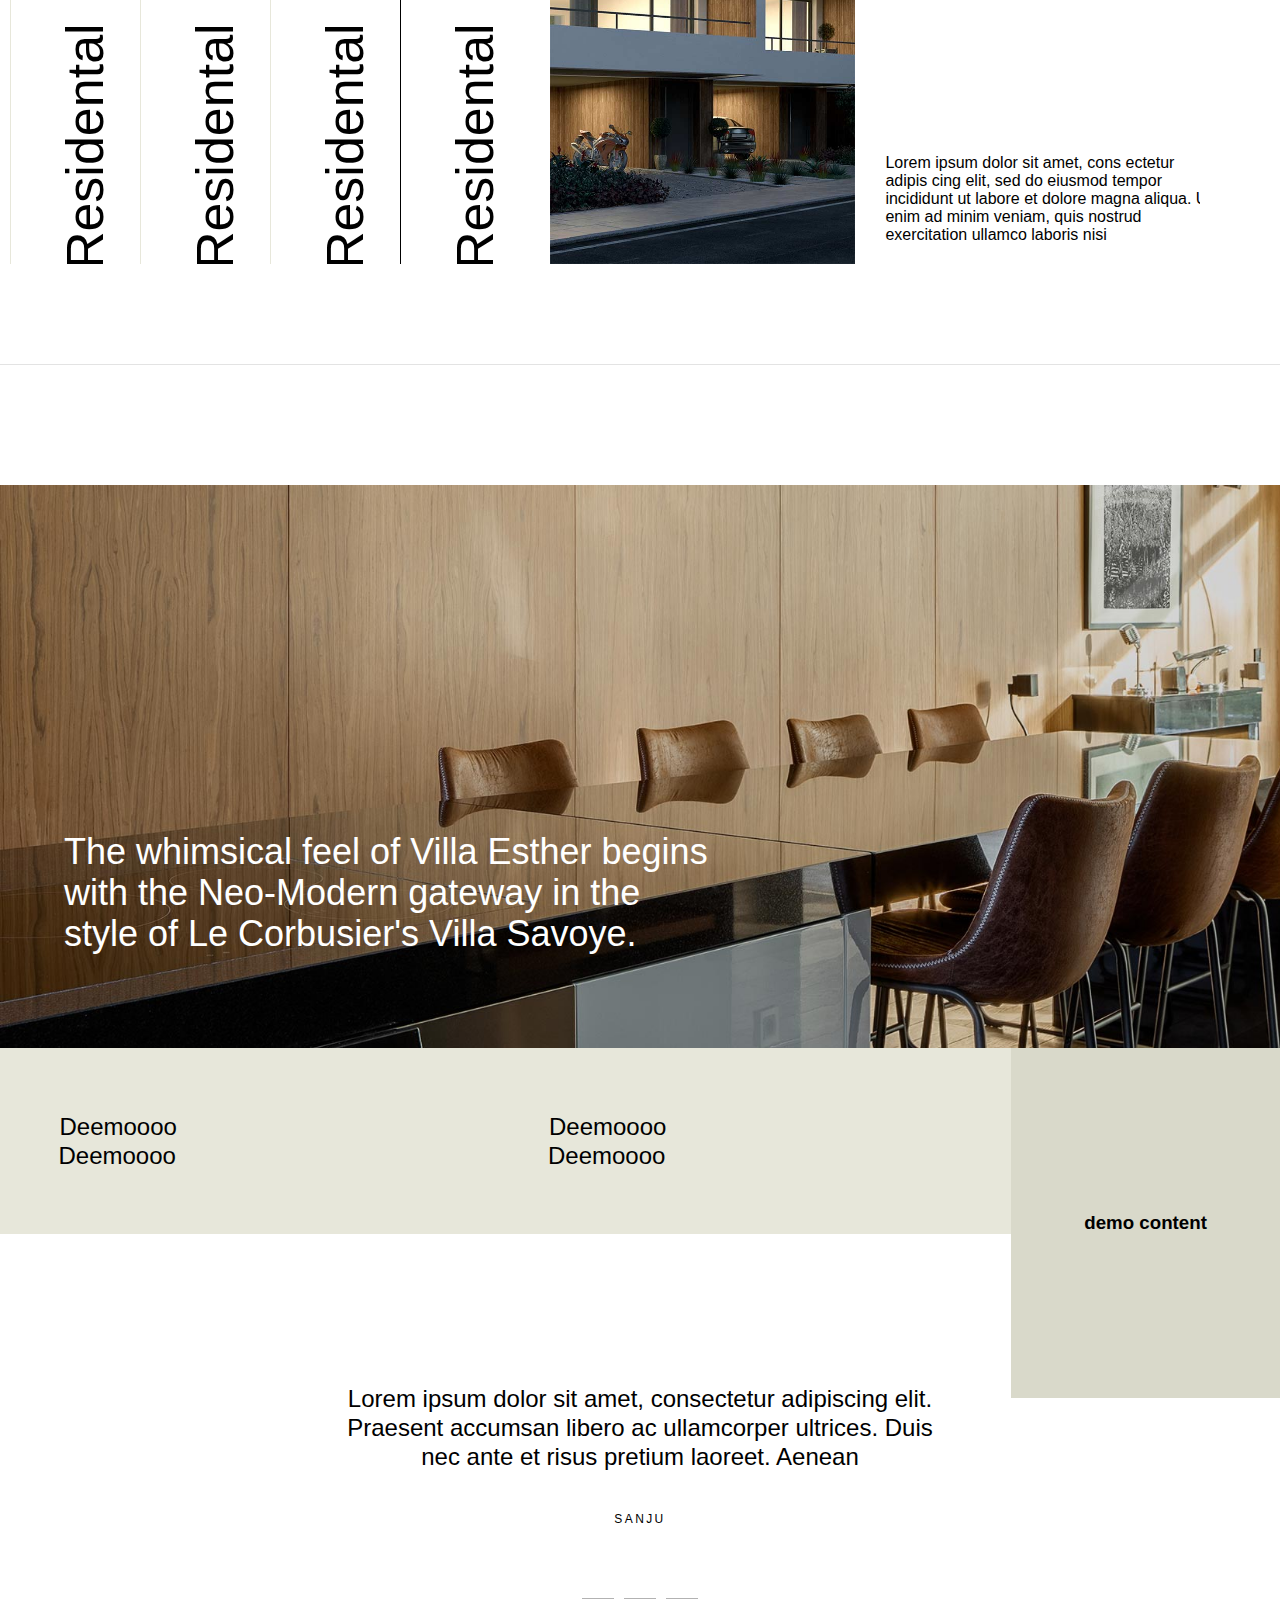
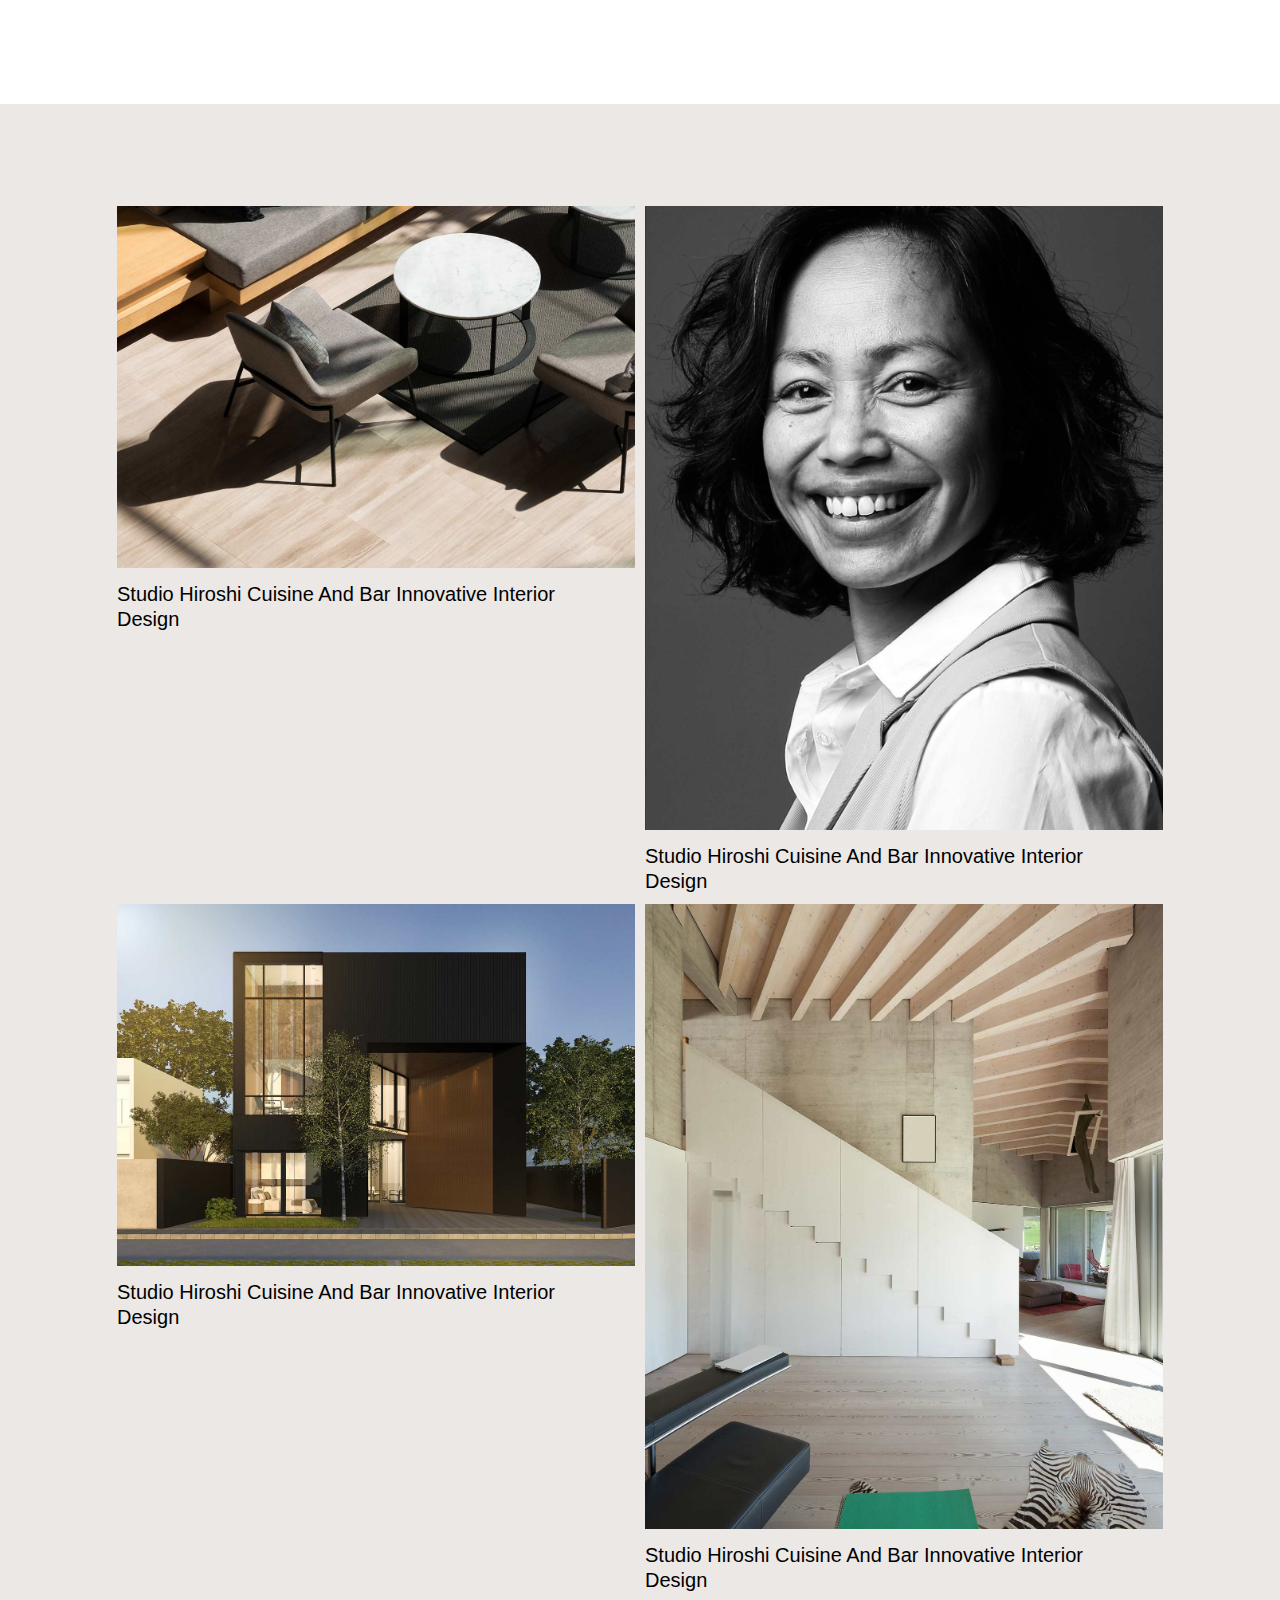
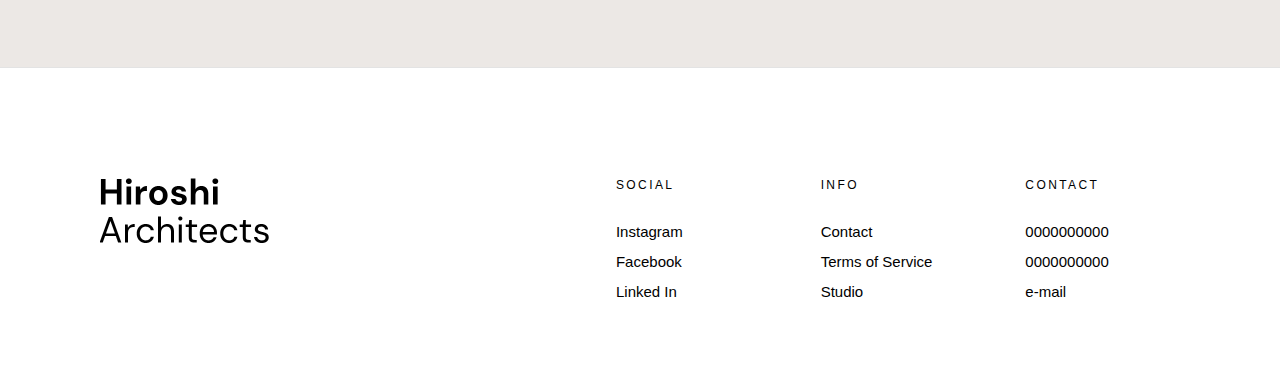
<file: pages/mainHome.html>
<!DOCTYPE html>
<html lang="en">
  <head>
    <meta charset="UTF-8" />
    <meta name="viewport" content="width=device-width, initial-scale=1.0" />
    <title>Document</title>
    <link rel="stylesheet" href="./mainHome.css" />
  </head>
  <body>
    
    <hero>
      <div class="header-part">
        <div class="main-contents">
          <a href="">
            <img src="./img/Hiroshi-logo-white.png" alt="" />
          </a>

          <div class="nav-items">
            <ul>
              <li>
                <a href="">
                  <span>home</span>
                </a>
              </li>
              <li>
                <a href="">
                  <span>pages</span>
                </a>
              </li>
              <li>
                <a href="">
                  <span>blog</span>
                </a>
              </li>
              <li>
                <a href="">
                  <span>landing </span>
                </a>
              </li>
            </ul>
          </div>
        </div>
      </div>
      <div class="mob-header">
        <div class="nav-mob">
          <a href="">
            <img src="./img/Hiroshi-logo-black-1-1.png" alt="" />
          </a>
          <button onclick="toggleDisplay()">
            <span>
              <svg
                xmlns="http://www.w3.org/2000/svg"
                width="40"
                class="button-svg"
                height="40"
                viewBox="0 0 84 84"
              >
                <path
                  d="M42.5 1a41 41 0 1 1-41 41 41 41 0 0 1 41-41Z"
                  fill="none"
                  stroke="black"
                  stroke-width="2"
                  stroke-dasharray="0"
                  stroke-dashoffset="0"
                ></path>
              </svg>
            </span>
            <span> </span>
          </button>
        </div>
        <div class="nav-contents">
          <ul>
            <li>
              <a href="">
                <span style="color: black">home</span>
              </a>
            </li>
            <li>
              <a href="" onclick="showSubNav();return false">
                <span>pages</span>
              </a>
              <svg
                xmlns="http://www.w3.org/2000/svg"
                xmlns:xlink="http://www.w3.org/1999/xlink"
                width="6.5"
                height="7.5"
                viewBox="0 0 6.5 7.5"
                onclick="showSubNav()"
                id="svg"
              >
                <path d="m6.511 3.76-6.5 3.753V.007Z"></path>
              </svg>
              <div class="sub-dropdown">
                <div class="main-wrapper">
                  <ul class="sub-menu">
                    <li>
                      <a href="">
                        <span>demo</span>
                      </a>
                    </li>
                    <li>
                      <a href="">
                        <span>demo</span>
                      </a>
                    </li>
                    <li>
                      <a href="">
                        <span>demo</span>
                      </a>
                    </li>
                    <li>
                      <a href="">
                        <span>demo</span>
                      </a>
                    </li>
                    <li>
                      <a href="">
                        <span>demo</span>
                      </a>
                    </li>
                    <li>
                      <a href="">
                        <span>demo</span>
                      </a>
                    </li>
                    <li>
                      <a href="">
                        <span>demo</span>
                      </a>
                    </li>
                    <li>
                      <a href="">
                        <span>demo</span>
                      </a>
                    </li>
                  </ul>
                </div>
              </div>
            </li>
            <li>
              <a href="">
                <span>blog</span>
              </a>
            </li>
            <li>
              <a href="">
                <span>landing </span>
              </a>
            </li>
          </ul>
        </div>
      </div>
      <div class="section-1">
        <div class="container">
          <div class="carousel">
            <div class="wrapper">
              <div class="carousel-item active">
                <div class="image-container">
                  <img src="./img/h1-port-img-01-1.jpg" alt="" />
                </div>
                <div class="description">
                  <div class="contents">
                    <div class="heading">
                      <h4>
                        <a href=""> Museum of fado </a>
                      </h4>
                    </div>
                    <div class="text">
                      <div class="text-contents">
                        <a href="">Architecture</a>
                        <span></span>
                        <a href="">Demo</a>
                      </div>
                    </div>
                  </div>
                </div>
              </div>
              <div class="carousel-item">
                <div class="image-container">
                  <img src="./img/h1-port-img-02-1.jpg" alt="" />
                </div>
                <div class="description">
                  <div class="contents">
                    <div class="heading">
                      <h4>
                        <a href=""> Museum of fado </a>
                      </h4>
                    </div>
                    <div class="text">
                      <div class="text-contents">
                        <a href="">Architecture</a>
                        <span></span>
                        <a href="">Demo</a>
                      </div>
                    </div>
                  </div>
                </div>
              </div>
              <div class="carousel-item">
                <div class="image-container">
                  <img src="./img/h1-port-img-03.jpg" alt="" />
                </div>
                <div class="description">
                  <div class="contents">
                    <div class="heading">
                      <h4>
                        <a href=""> Museum of fado </a>
                      </h4>
                    </div>
                    <div class="text">
                      <div class="text-contents">
                        <a href="">Architecture</a>
                        <span></span>
                        <a href="">Demo</a>
                      </div>
                    </div>
                  </div>
                </div>
              </div>
            </div>
            <div class="carousel-bullets">
              <span class="active"></span>
              <span></span>
              <span></span>
            </div>
          </div>
        </div>
      </div>
      <div class="section-2">
        <div class="container">
          <div class="left">
            <div class="dot-content">
              <div class="dot-container">
                <span> </span>
              </div>
              <div class="dot-para">
                <h6 style="margin-top: 4px">
                  <span>let's connect</span>
                </h6>
              </div>
            </div>
            <div class="main-wrapper">
              <div class="main-contents">
                <div class="contents">
                  <h2>
                    Architects excited about beauty,
                    <br />
                    affordability sustainability materials
                    <br />
                    for every project and person
                  </h2>
                </div>
                <div class="link">
                  <a href=""><span>read more</span></a>
                </div>
              </div>
            </div>
          </div>
          <div class="right">
            <div class="lazy-image">
              <div class="wrapper">
                <div class="section-2-image-wrapper">
                  <div class="section-2-image-wrapper-image"></div>
                </div>
              </div>
            </div>
          </div>
        </div>
      </div>
      <div class="section-3">
        <div class="container">
          <div class="link-wrapper">
            <div class="link-items">
              <div class="link">
                <h4><a href="">demo</a></h4>
              </div>
            </div>
            <div class="link-items">
              <div class="link">
                <h4><a href="">demo1</a></h4>
              </div>
            </div>
            <div class="link-items">
              <div class="link">
                <h4><a href="">demo2</a></h4>
              </div>
            </div>
          </div>
          <div class="description-wrapper">
            <div class="contents-main">
              <h4>
                Urban Exteriors</h4>
              <p>Purus sit amet vol utpat con sequat mauris nunc congue. Sed id s emper risus in hend rerit. Facilisi etiam dig nissim diam quis enim. Quis auctor. </p>
            </div>
          </div>
          <div class="description-wrapper">
            <div class="contents-main">
              <h4>
                Urban Exteriors</h4>
              <p>Purus sit amet vol utpat con sequat mauris nunc congue. Sed id s emper risus in hend rerit. Facilisi etiam dig nissim diam quis enim. Quis auctor. </p>
            </div>
          </div>
        </div>
      </div>
      <div class="section-4">
        <div class="container">
          <div class="main">
            <div class="info-container">
              <div class="top"><span>
                our work
              </span></div>
              <div class="bottom" style="color: white;">
                <article class="description-2 active">
                  <div class="contents ">
                    <div class="heading">
                      <h4>demo1 content</h4>
                    </div>
                    <div class="sub-heading">
                      <a href="#">
                        demo1 content
                      </a>
                    </div>
                  </div>
                </article>
                <article class="description-2">
                  <div class="contents">
                    <div class="heading">
                      <h4>demo2 content</h4>
                    </div>
                    <div class="sub-heading">
                      <a href="#">
                        demo2 content
                      </a>
                    </div>
                  </div>
                </article>
                <article class="description-2">
                  <div class="contents">
                    <div class="heading">
                      <h4>demo3 content</h4>
                    </div>
                    <div class="sub-heading">
                      <a href="#">
                        demo3 content
                      </a>
                    </div>
                  </div>
                </article>
              </div>
            </div>
            <div class="wrapper-main">
              <div class="wrapper-2">
                <div class="carousel-item-2">
                  <div class="image-container">
                    <img src="./img/h1-port-img-01.jpg" alt="" />
                  </div>
                  
                </div>
                <div class="carousel-item-2">
                  <div class="image-container">
                    <img src="./img/h1-port-img-02.jpg" alt="" />
                  </div>
                  
                </div>
                <div class="carousel-item-2">
                  <div class="image-container">
                    <img src="./img/h1-port-img-03-1.jpg" alt="" />
                  </div>
                 
                </div>
              </div>
            </div>
          </div>
        </div>
      </div>
      <div class="section-5">
        <div class="container">
          <div class="separator"></div>
          <div class="main-contents">
            <div class="contents">
              <div class="tabs ">
                <div class="tabs-wrapper">
                  <div class="title">
                    <span>Residental</span>
                  </div>
                  <div class="tabs-contents">
                    <div class="tabs-image">
                      <img src="./img/h1-img-05.jpg" alt="">
                    </div>
                    <div class="tabs-inner-content">
                      <span>
                        Lorem ipsum dolor sit amet, cons ectetur adipis cing elit, sed do eiusmod tempor incididunt ut labore et dolore magna aliqua. Ut enim ad minim veniam, quis nostrud exercitation ullamco laboris nisi							</span>
                    </div>
                  </div>
                </div>
              </div>
              <div class="tabs ">
                <div class="tabs-wrapper">
                  <div class="title">
                    <span>Residental</span>
                  </div>
                  <div class="tabs-contents">
                    <div class="tabs-image">
                      <img src="./img/h1-img-05.jpg" alt="">
                    </div>
                    <div class="tabs-inner-content">
                      <span>
                        Lorem ipsum dolor sit amet, cons ectetur adipis cing elit, sed do eiusmod tempor incididunt ut labore et dolore magna aliqua. Ut enim ad minim veniam, quis nostrud exercitation ullamco laboris nisi							</span>
                    </div>
                  </div>
                </div>
              </div>
              <div class="tabs">
                <div class="tabs-wrapper">
                  <div class="title">
                    <span>Residental</span>
                  </div>
                  <div class="tabs-contents">
                    <div class="tabs-image">
                      <img src="./img/h1-img-05.jpg" alt="">
                    </div>
                    <div class="tabs-inner-content">
                      <span>
                        Lorem ipsum dolor sit amet, cons ectetur adipis cing elit, sed do eiusmod tempor incididunt ut labore et dolore magna aliqua. Ut enim ad minim veniam, quis nostrud exercitation ullamco laboris nisi							</span>
                    </div>
                  </div>
                </div>
              </div>
              <div class="tabs  active">
                <div class="tabs-wrapper">
                  <div class="title">
                    <span>Residental</span>
                  </div>
                  <div class="tabs-contents">
                    <div class="tabs-image">
                      <img src="./img/h1-img-05.jpg" alt="">
                    </div>
                    <div class="tabs-inner-content">
                      <span>
                        Lorem ipsum dolor sit amet, cons ectetur adipis cing elit, sed do eiusmod tempor incididunt ut labore et dolore magna aliqua. Ut enim ad minim veniam, quis nostrud exercitation ullamco laboris nisi							</span>
                    </div>
                  </div>
                </div>
              </div>
            </div>
          </div>
        </div>
      </div>
      <div class="section-6">
        <div class="container">
          <div class="contents">
            <h3>
              
					The whimsical feel of Villa Esther begins with the Neo-Modern gateway in the style of Le Corbusier's Villa Savoye.			
            </h3>
          </div>
        </div>
      </div>
      <div class="section-7">
        <div class="container">
          <div class="contents">
            <div class="inner-wrapper">
              <div class="image-container">
                <img src="./img/h1-team-img-01.jpg" alt="">
              </div>
              <div class="name">
                <h4>Deemoooo</h4>
              </div>
            </div>
          </div>
          <div class="contents">
            <div class="inner-wrapper">
              <div class="image-container">
                <img src="./img/h1-team-img-01.jpg" alt="">
              </div>
              <div class="name">
                <h4>Deemoooo</h4>
              </div>
            </div>
          </div>
          <div class="contents">
            <div class="inner-wrapper">
              
              <div class="name">
                <h4>Deemoooo</h4>
              </div>
              <div class="image-container">
                <img src="./img/h1-team-img-01.jpg" alt="">
              </div>  
            </div>
          </div>
          <div class="contents">
            <div class="inner-wrapper">
              
              <div class="name">
                <h4>Deemoooo</h4>
              </div>
              <div class="image-container">
                <img src="./img/h1-team-img-01.jpg" alt="">
              </div>  
            </div>
          </div>
        </div>
        <div class="container-2">
          <div class="main">
            <h3>demo content</h3>
          </div>
        </div>
      </div>
      <div class="section-8">
        <div class="container">
          <div class="contents">
            <div class="carousel-wrapper" id="carousel-2">
              <div class="carousel-contents">
                <div class="inner-wrapper">
                  <div class="contents">
                    <h4>
                      Lorem ipsum dolor sit amet, consectetur adipiscing elit.
                      Praesent accumsan libero ac ullamcorper ultrices. Duis nec
                      ante et risus pretium laoreet. Aenean
                    </h4>
                    <h6>
                      <span>Sanju</span>
                    </h6>
                  </div>
                </div>
              </div>
              <div class="carousel-contents">
                <div class="inner-wrapper">
                  <div class="contents">
                    <h4>
                      Lorem ipsum dolor sit amet, consectetur adipiscing elit.
                      Praesent accumsan libero ac ullamcorper ultrices. Duis nec
                      ante et risus pretium laoreet. Aenean
                    </h4>
                    <h6>
                      <span>Sanju2</span>
                    </h6>
                  </div>
                </div>
              </div>
              <div class="carousel-contents">
                <div class="inner-wrapper">
                  <div class="contents">
                    <h4>
                      Lorem ipsum dolor sit amet, consectetur adipiscing elit.
                      Praesent accumsan libero ac ullamcorper ultrices. Duis nec
                      ante et risus pretium laoreet. Aenean
                    </h4>
                    <h6>
                      <span>Sanju3</span>
                    </h6>
                  </div>
                </div>
              </div>
            </div>
            <div class="bullets">
              <span></span>
              <span></span>
              <span></span>
            </div>
          </div>
        </div>
      </div>
      <div class="section-9">
        <div class="container">
          <div class="contents">
            <div class="wrapper-main">
              <div class="grid-wrapper">
               <div class="contents-1">
                <div class="grid-items">
                    <div class="grid-inner">
                        <div class="image-container">
                            <div class="image">
                                <a href="">
                                    <img src="./img/blog-4.jpg" alt="">
                                </a>
                            </div>
                        </div>
                        <div class="grid-description">
                            <div class="text">
                                <h5>    
                                    Studio Hiroshi Cuisine And Bar Innovative Interior Design	</h5>
                            </div>
                        </div>
                    </div>
                </div>
                <div class="grid-items">
                    <div class="grid-inner">
                        <div class="image-container">
                            <div class="image">
                                <a href="">
                                    <img src="./img/blog-3.jpg" alt="">
                                </a>
                            </div>
                        </div>
                        <div class="grid-description">
                            <div class="text">
                                <h5>    
                                    Studio Hiroshi Cuisine And Bar Innovative Interior Design	</h5>
                            </div>
                        </div>
                    </div>
                </div>
                
               </div>
               <div class="contents-1">
                <div class="grid-items">
                    <div class="grid-inner">
                        <div class="image-container">
                            <div class="image">
                                <a href="">
                                    <img src="./img/blog-2.jpg" alt="">
                                </a>
                            </div>
                        </div>
                        <div class="grid-description">
                            <div class="text">
                                <h5>    
                                    Studio Hiroshi Cuisine And Bar Innovative Interior Design	</h5>
                            </div>
                        </div>
                    </div>
                </div>
                    <div class="grid-items">
                        <div class="grid-inner">
                            <div class="image-container">
                                <div class="image">
                                    <a href="">
                                        <img src="./img/blog-1.jpg" alt="">
                                    </a>
                                </div>
                            </div>
                            <div class="grid-description">
                                <div class="text">
                                    <h5>    
                                        Studio Hiroshi Cuisine And Bar Innovative Interior Design	</h5>
                                </div>
                            </div>
                        </div>
                    </div>
               </div>
              </div>
            </div>
          </div>
        </div>
      </div>
  
  
    </hero>
    <footer>
      <div class="footer-top">
          <div class="inner-contents">
            <div class="footer-heading">
              <div class="image-container">
                <a href=""><img src="./img/hiroshi-logo-big-2.webp" alt=""></a>
              </div>
            </div>
            <div class="grid-items">
              <div class="heading">
                <h6>social</h6>
              </div>
              <p>
                <a href="">Instagram</a>
              </p>
              <p>
                <a href="">Facebook</a>
              </p>
              <p>
                <a href="">Linked In</a>
              </p>
            </div>
            <div class="grid-items">
              <div class="heading">
                <h6>Info</h6>
              </div>
              <p>
                <a href="">Contact</a>
              </p>
              <p>
                <a href="">Terms of Service</a>
              </p>
              <p>
                <a href="">Studio</a>
              </p>
            </div>
            <div class="grid-items">
              <div class="heading">
                <h6>Contact</h6>
              </div>
              <p>
                <a href="">0000000000</a>
              </p>
              <p>
                <a href="">0000000000</a>
              </p>
              <p>
                <a href="">e-mail</a>
              </p>
            </div>
          </div>
          
      </div>
    </footer>

    <script src="./mainHome.js"></script>
  </body>
</html>
</file>
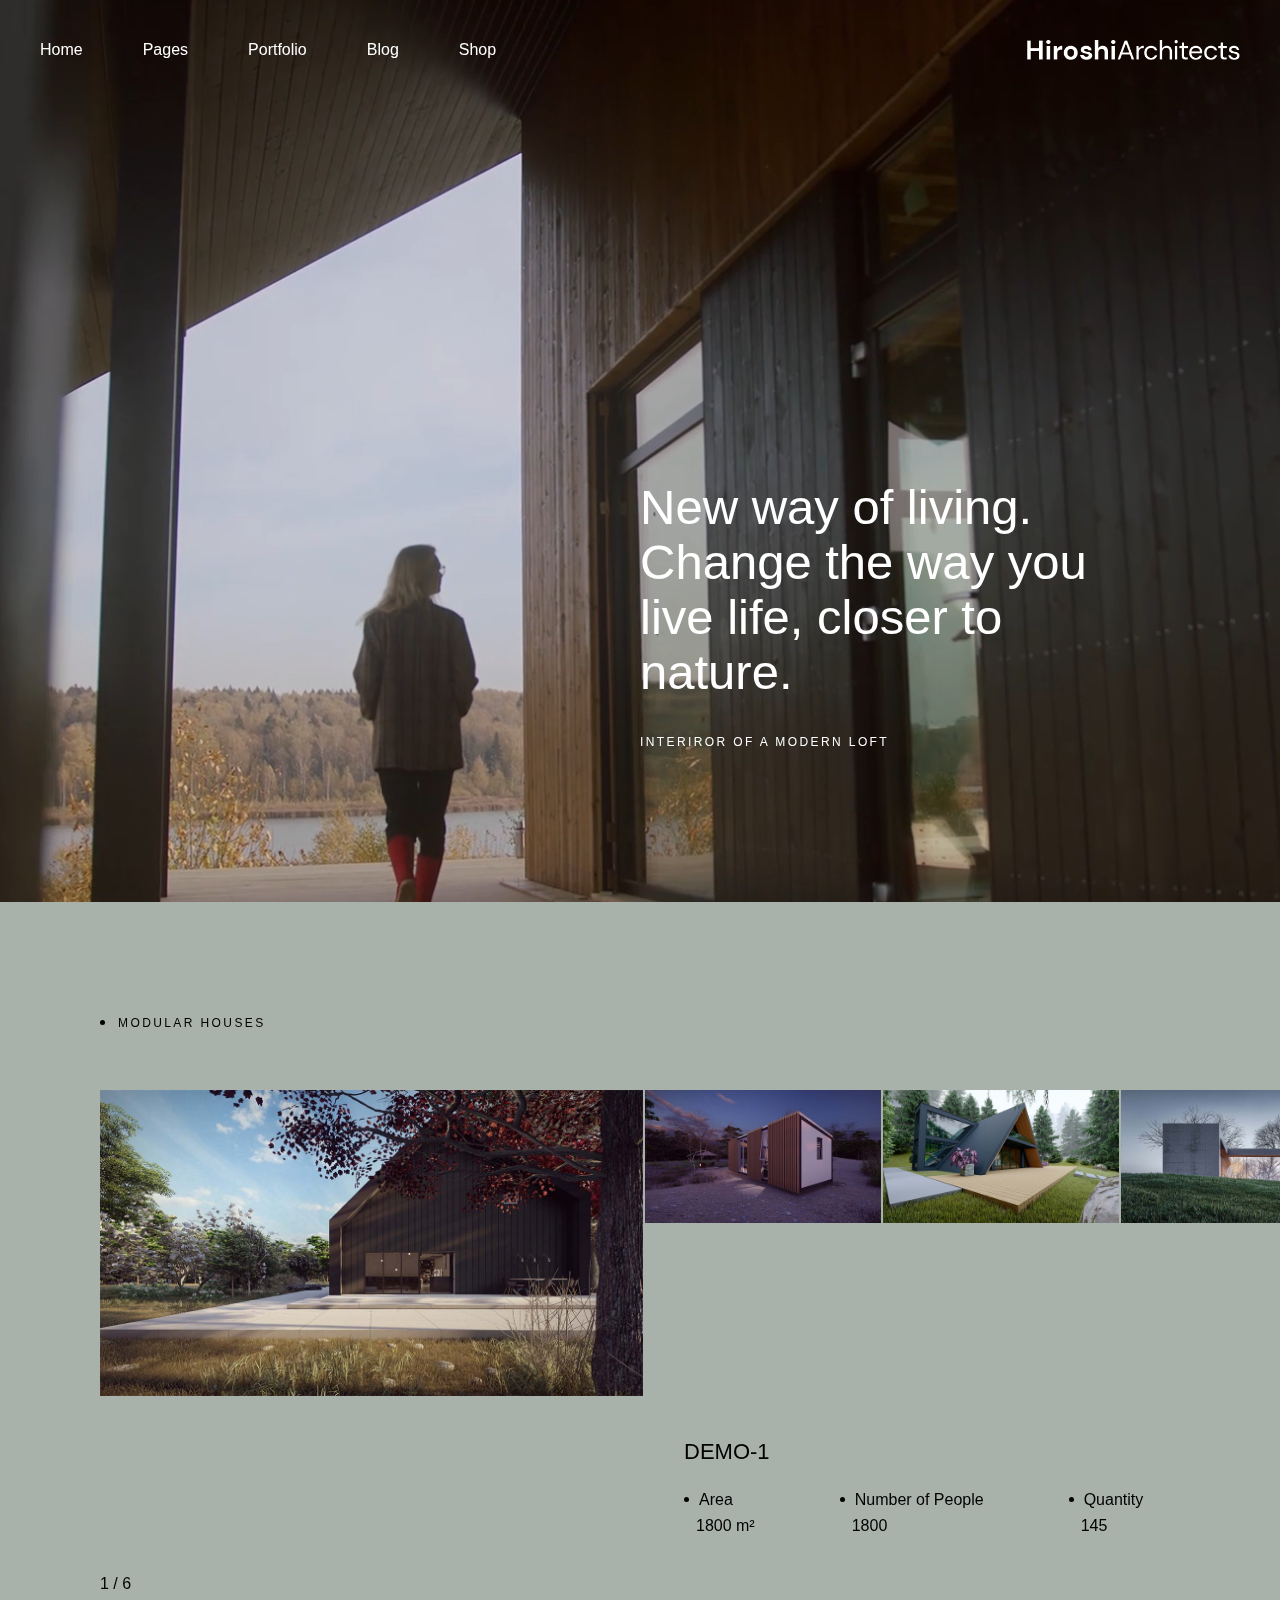
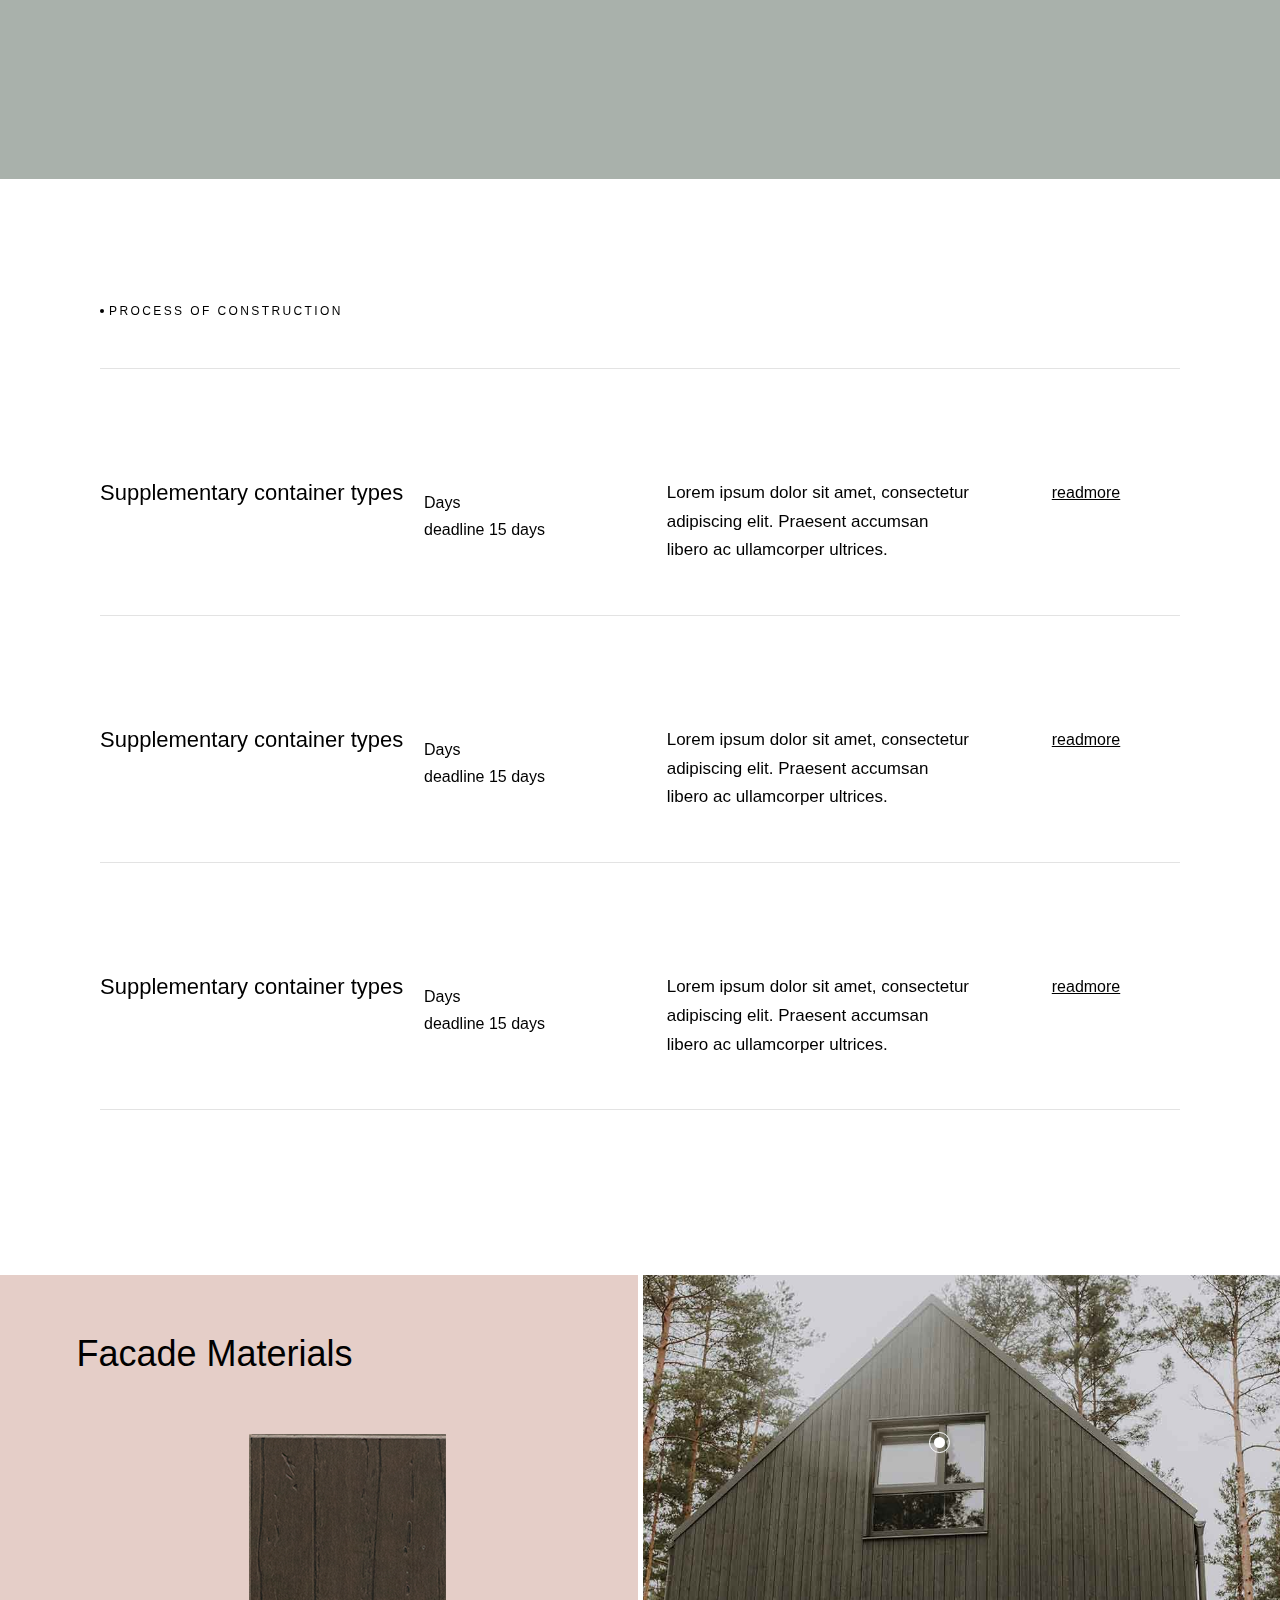
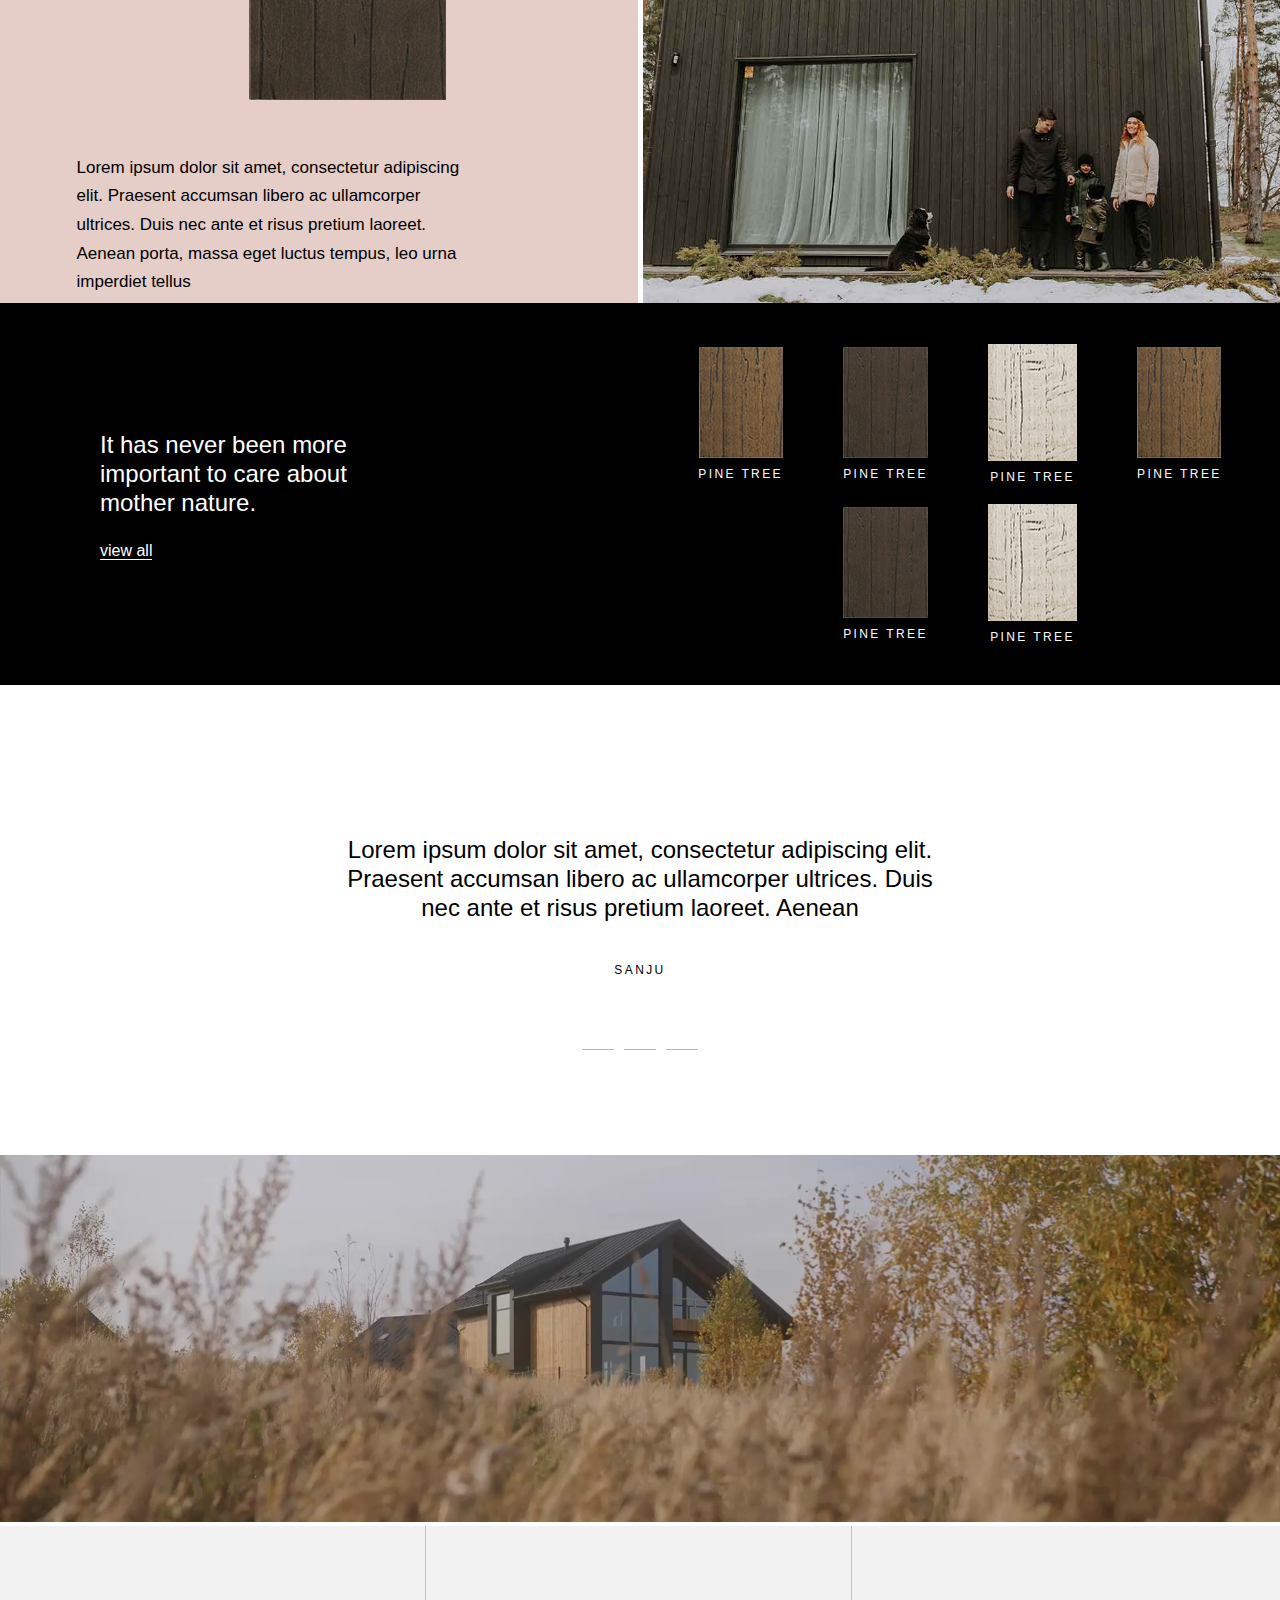
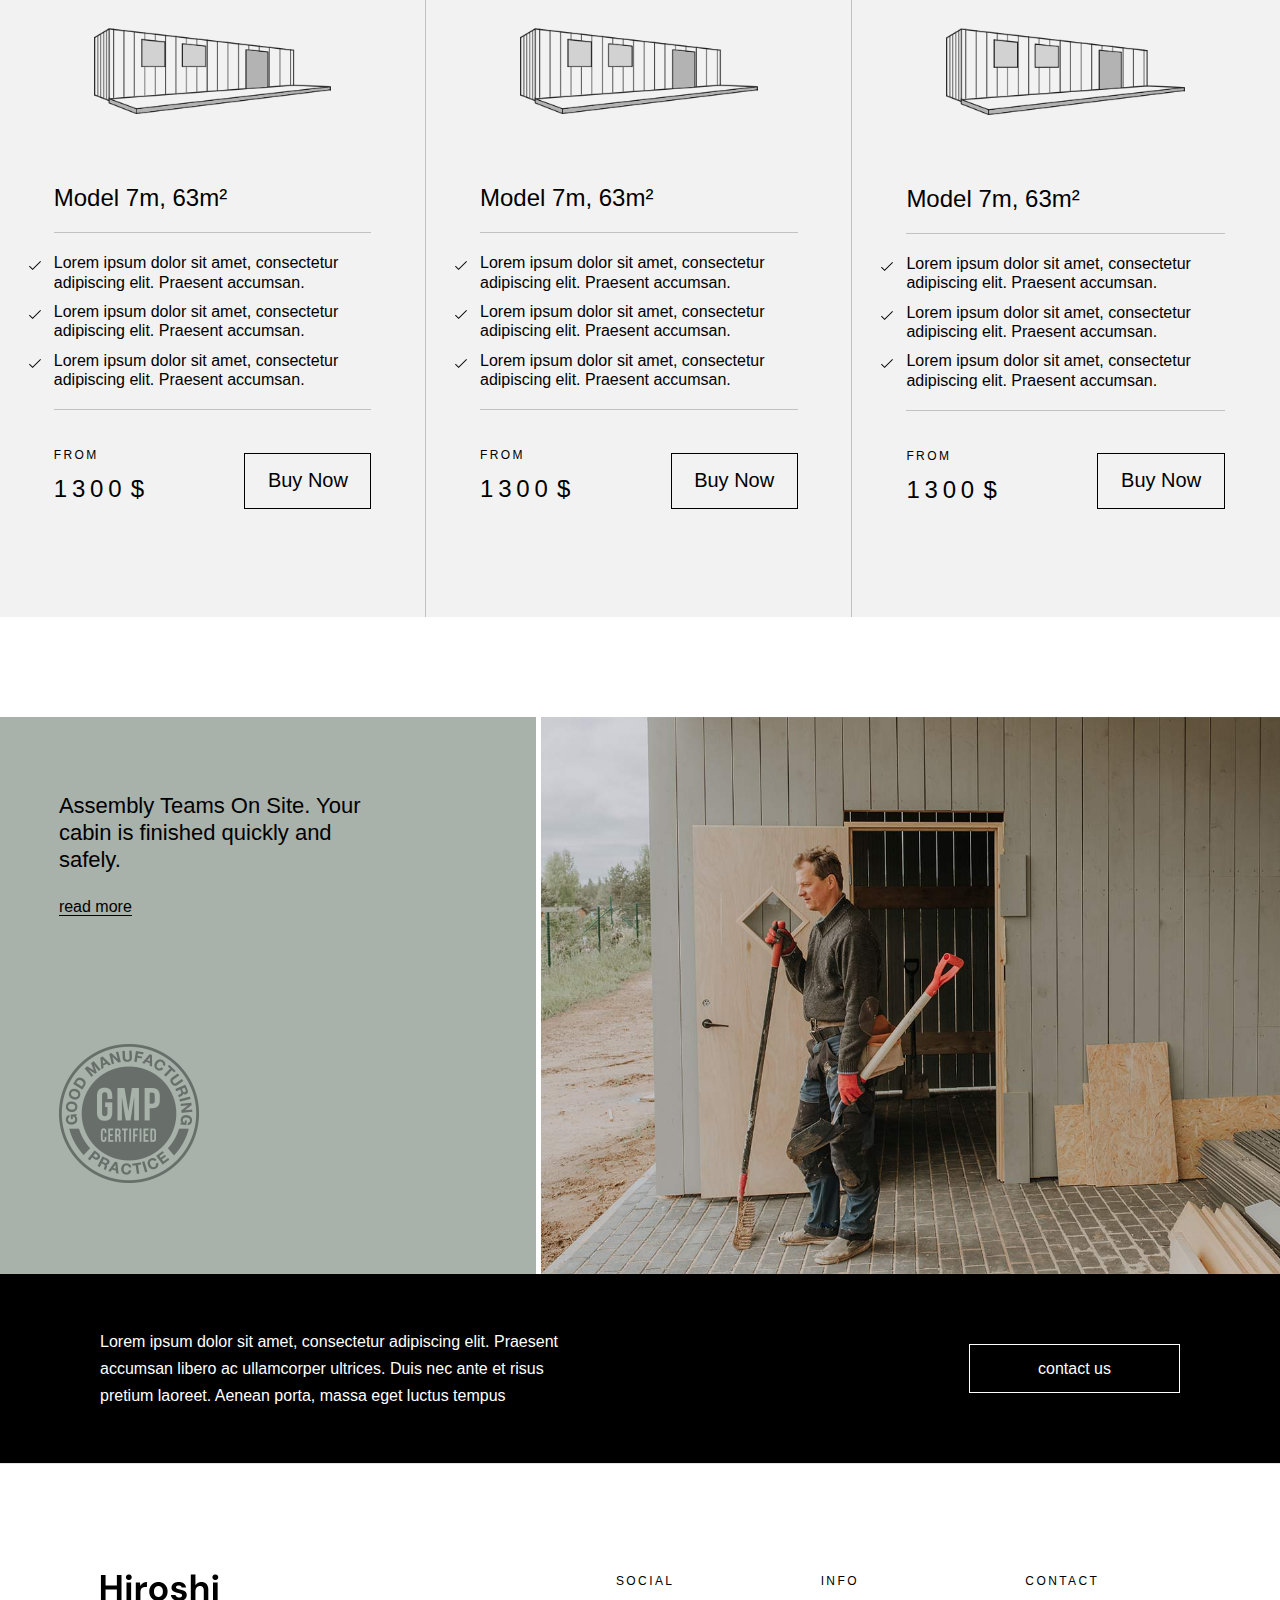
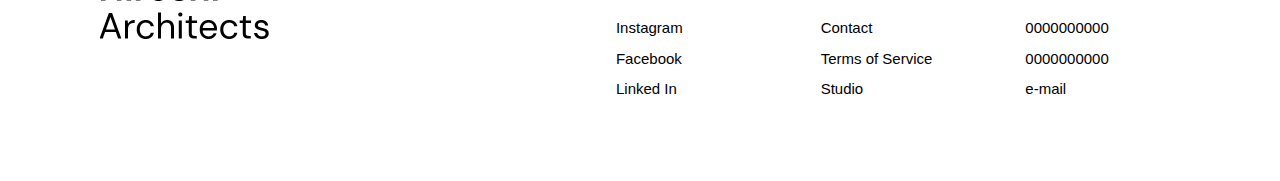
<file: pages/modular.html>
<!DOCTYPE html>
<html lang="en">
  <head>
    <meta charset="UTF-8" />
    <meta name="viewport" content="width=device-width, initial-scale=1.0" />
    <title>Document</title>
    <link rel="stylesheet" href="./modular.css" />
  </head>
  <body>
    <header>
      <div class="nav">
        <div class="nav-main-container">
          <div class="nav-items">
            <ul class="nav-list">
              <li class="home">
                <a href="../index.html">Home</a>
                <ul class="sub-list">
                  <li><a href="">home</a></li>
                  <li><a href="">home</a></li>
                  <li><a href="">home</a></li>
                  <li><a href="">home</a></li>
                  <li><a href="">home</a></li>
                </ul>
              </li>
              <li>
                <a href="">Pages</a>
                <ul class="sub-list">
                  <li><a href="">home</a></li>
                  <li><a href="">home</a></li>
                  <li><a href="">home</a></li>
                  <li><a href="">home</a></li>
                  <li><a href="">home</a></li>
                </ul>
              </li>
              <li>
                <a href="">Portfolio</a>
                <ul class="sub-list">
                  <li><a href="">home</a></li>
                  <li><a href="">home</a></li>
                  <li><a href="">home</a></li>
                  <li><a href="">home</a></li>
                  <li><a href="">home</a></li>
                </ul>
              </li>
              <li>
                <a href="">Blog</a>
                <ul class="sub-list">
                  <li><a hsref="">home</a></li>
                  <li><a href="">home</a></li>
                  <li><a href="">home</a></li>
                  <li><a href="">home</a></li>
                  <li><a href="">home</a></li>
                </ul>
              </li>
              <li>
                <a href="">Shop</a>
                <ul class="sub-list">
                  <li><a href="">home</a></li>
                  <li><a href="">home</a></li>
                  <li><a href="">home</a></li>
                  <li><a href="">home</a></li>
                  <li><a href="">home</a></li>
                </ul>
              </li>
            </ul>
          </div>
          <div class="nav-heading">
            <a href=""><img src="./img/Hiroshi-logo-white.png" alt="" /> </a>
          </div>
        </div>
      </div>
      <div class="mob-header">
        <div class="nav-mob">
          <a href="">
            <img src="./img/Hiroshi-logo-black-1-1.png" alt="" />
          </a>
          <button onclick="toggleDisplay()">
            <span>
              <svg
                xmlns="http://www.w3.org/2000/svg"
                width="40"
                class="button-svg"
                height="40"
                viewBox="0 0 84 84"
              >
                <path
                  d="M42.5 1a41 41 0 1 1-41 41 41 41 0 0 1 41-41Z"
                  fill="none"
                  stroke="black"
                  stroke-width="2"
                  stroke-dasharray="0"
                  stroke-dashoffset="0"
                ></path>
              </svg>
            </span>
            <span> </span>
          </button>
        </div>
        <div class="nav-contents">
          <ul>
            <li>
              <a href="">
                <span style="color: black">home</span>
              </a>
            </li>
            <li>
              <a href="" onclick="showSubNav();return false">
                <span>pages</span>
              </a>
              <svg
                xmlns="http://www.w3.org/2000/svg"
                xmlns:xlink="http://www.w3.org/1999/xlink"
                width="6.5"
                height="7.5"
                viewBox="0 0 6.5 7.5"
                onclick="showSubNav()"
                id="svg"
              >
                <path d="m6.511 3.76-6.5 3.753V.007Z"></path>
              </svg>
              <div class="sub-dropdown">
                <div class="main-wrapper">
                  <ul class="sub-menu">
                    <li>
                      <a href="">
                        <span>demo</span>
                      </a>
                    </li>
                    <li>
                      <a href="">
                        <span>demo</span>
                      </a>
                    </li>
                    <li>
                      <a href="">
                        <span>demo</span>
                      </a>
                    </li>
                    <li>
                      <a href="">
                        <span>demo</span>
                      </a>
                    </li>
                    <li>
                      <a href="">
                        <span>demo</span>
                      </a>
                    </li>
                    <li>
                      <a href="">
                        <span>demo</span>
                      </a>
                    </li>
                    <li>
                      <a href="">
                        <span>demo</span>
                      </a>
                    </li>
                    <li>
                      <a href="">
                        <span>demo</span>
                      </a>
                    </li>
                  </ul>
                </div>
              </div>
            </li>
            <li>
              <a href="">
                <span>blog</span>
              </a>
            </li>
            <li>
              <a href="">
                <span>landing </span>
              </a>
            </li>
          </ul>
        </div>
      </div>
    </header>
    <hero>
      <div class="section-1">
        <div class="container-1">
          <video src="./video/home3-3_1.mp4" autoplay loop muted></video>
        </div>
        <div class="container-2">
          <div class="left"></div>
          <div class="right">
            <div class="contents">
              <div class="text">
                <p>
                  New way of living. Change the way you live life, closer to
                  nature.
                </p>
              </div>
              <div class="text-2">
                <h6><span>interiror of a modern loft</span></h6>
              </div>
            </div>
          </div>
        </div>
      </div>
      <div class="section-2">
        <div class="container">
          <div class="main-contents">
            <div class="contents">
              <span class="contents-span"> modular houses </span>
              <div class="slider-info">
                <div class="contents-info">
                  <div class="contents">
                    <article class="active">
                      <div class="article-contents">
                        <div class="heading">
                          <h4>
                            <a href="">DEMO-1</a>
                          </h4>
                        </div>
                        <div class="text">
                          <div class="fields">
                            <div class="field-items">
                              <span class="field-span"> Area </span>
                              <span class="sub-span">1800 m² </span>
                            </div>
                            <div class="field-items">
                              <span class="field-span"> Number of People </span>
                              <span class="sub-span">1800 </span>
                            </div>
                            <div class="field-items">
                              <span class="field-span"> Quantity </span>
                              <span class="sub-span">145 </span>
                            </div>
                          </div>
                        </div>
                      </div>
                    </article>
                    <article>
                      <div class="article-contents">
                        <div class="heading">
                          <h4>
                            <a href="">DEMO-2</a>
                          </h4>
                        </div>
                        <div class="text">
                          <div class="fields">
                            <div class="field-items">
                              <span class="field-span"> Area </span>
                              <span class="sub-span">1700 m² </span>
                            </div>
                            <div class="field-items">
                              <span class="field-span"> Number of People </span>
                              <span class="sub-span">1700 </span>
                            </div>
                            <div class="field-items">
                              <span class="field-span"> Quantity </span>
                              <span class="sub-span">145 </span>
                            </div>
                          </div>
                        </div>
                      </div>
                    </article>
                    <article>
                      <div class="article-contents">
                        <div class="heading">
                          <h4>
                            <a href="">DEMO-3</a>
                          </h4>
                        </div>
                        <div class="text">
                          <div class="fields">
                            <div class="field-items">
                              <span class="field-span"> Area </span>
                              <span class="sub-span">1900 m² </span>
                            </div>
                            <div class="field-items">
                              <span class="field-span"> Number of People </span>
                              <span class="sub-span">1900 </span>
                            </div>
                            <div class="field-items">
                              <span class="field-span"> Quantity </span>
                              <span class="sub-span">195 </span>
                            </div>
                          </div>
                        </div>
                      </div>
                    </article>
                    <article>
                      <div class="article-contents">
                        <div class="heading">
                          <h4>
                            <a href="">DEMO-4</a>
                          </h4>
                        </div>
                        <div class="text">
                          <div class="fields">
                            <div class="field-items">
                              <span class="field-span"> Area </span>
                              <span class="sub-span">Demo m² </span>
                            </div>
                            <div class="field-items">
                              <span class="field-span"> Number of People </span>
                              <span class="sub-span">2000 </span>
                            </div>
                            <div class="field-items">
                              <span class="field-span"> Quantity </span>
                              <span class="sub-span">225 </span>
                            </div>
                          </div>
                        </div>
                      </div>
                    </article>
                    <article>
                      <div class="article-contents">
                        <div class="heading">
                          <h4>
                            <a href="">DEMO-5</a>
                          </h4>
                        </div>
                        <div class="text">
                          <div class="fields">
                            <div class="field-items">
                              <span class="field-span"> Area </span>
                              <span class="sub-span">Demo-2 m² </span>
                            </div>
                            <div class="field-items">
                              <span class="field-span"> Number of People </span>
                              <span class="sub-span">2200 </span>
                            </div>
                            <div class="field-items">
                              <span class="field-span"> Quantity </span>
                              <span class="sub-span">2225 </span>
                            </div>
                          </div>
                        </div>
                      </div>
                    </article>
                    <article>
                      <div class="article-contents">
                        <div class="heading">
                          <h4>
                            <a href="">DEMO-6</a>
                          </h4>
                        </div>
                        <div class="text">
                          <div class="fields">
                            <div class="field-items">
                              <span class="field-span"> Area </span>
                              <span class="sub-span">Demo-3 m² </span>
                            </div>
                            <div class="field-items">
                              <span class="field-span"> Number of People </span>
                              <span class="sub-span">3000 </span>
                            </div>
                            <div class="field-items">
                              <span class="field-span"> Quantity </span>
                              <span class="sub-span">3225 </span>
                            </div>
                          </div>
                        </div>
                      </div>
                    </article>
                  </div>
                </div>
              </div>
              <div class="slider">
                <div class="wrapper">
                  <div class="carousel-div active">
                    <div class="carousel-sub">
                      <a href="">
                        <img src="./img/h3-port-img-01.jpg" alt="" />
                      </a>
                    </div>
                  </div>
                  <div class="carousel-div">
                    <div class="carousel-sub">
                      <a href="">
                        <img src="./img/h3-port-img-02.jpg" alt="" />
                      </a>
                    </div>
                  </div>
                  <div class="carousel-div">
                    <div class="carousel-sub">
                      <a href="">
                        <img src="./img/h3-port-img-03.jpg" alt="" />
                      </a>
                    </div>
                  </div>
                  <div class="carousel-div">
                    <div class="carousel-sub">
                      <a href="">
                        <img src="./img/h3-port-img-04.jpg" alt="" />
                      </a>
                    </div>
                  </div>
                  <div class="carousel-div">
                    <div class="carousel-sub">
                      <a href="">
                        <img src="./img/h3-port-img-01.jpg" alt="" />
                      </a>
                    </div>
                  </div>
                  
                  <div class="carousel-div">
                    <div class="carousel-sub">
                      <a href="">
                        <img src="./img/h3-port-img-04.jpg" alt="" />
                      </a>
                    </div>
                  </div>
                </div>
                <div class="slider-index">
                  <div class="span-items">
                    <span class="getIndex">1</span>
                    <span>/</span>
                    <span>6</span>
                  </div>
                  <!-- <div class="button-items">
                    <button class="prev1-btn"><span><img src="../images/left-arrow.png" alt=""></span></button>
                    <button class="next1-btn"><span><img src="../images/right-arrow.png" alt=""></span></button>
                  </div> -->
                </div>
              </div>
            </div>
          </div>
        </div>
      </div>
      <div class="section-3">
        <div class="container">
          <div class="content-1">
            <div class="dot-content">
              <span></span>
            </div>
            <div class="head-content">
              <h6>
                <span>Process of Construction</span>
              </h6>
            </div>
          </div>
          <div class="separator">
            <div class="line"></div>
          </div>
          <div class="content-2">
            <div class="contents">
              <div class="heading">
                <h4>Supplementary container types</h4>
                <div class="description">
                  <div class="days">
                    <span>Days</span>
                    <span>deadline 15 days</span>
                  </div>
                  <div class="text">
                    <p>
                      Lorem ipsum dolor sit amet, consectetur adipiscing elit.
                      Praesent accumsan libero ac ullamcorper ultrices.
                    </p>
                  </div>
                  <div class="button">
                    <a href="">readmore</a>
                  </div>
                </div>
              </div>
            </div>
          </div>
          <div class="separator">
            <div class="line"></div>
          </div>
          <div class="content-2">
            <div class="contents">
              <div class="heading">
                <h4>Supplementary container types</h4>
                <div class="description">
                  <div class="days">
                    <span>Days</span>
                    <span>deadline 15 days</span>
                  </div>
                  <div class="text">
                    <p>
                      Lorem ipsum dolor sit amet, consectetur adipiscing elit.
                      Praesent accumsan libero ac ullamcorper ultrices.
                    </p>
                  </div>
                  <div class="button">
                    <a href="">readmore</a>
                  </div>
                </div>
              </div>
            </div>
          </div>
          <div class="separator">
            <div class="line"></div>
          </div>
          <div class="content-2">
            <div class="contents">
              <div class="heading">
                <h4>Supplementary container types</h4>
                <div class="description">
                  <div class="days">
                    <span>Days</span>
                    <span>deadline 15 days</span>
                  </div>
                  <div class="text">
                    <p>
                      Lorem ipsum dolor sit amet, consectetur adipiscing elit.
                      Praesent accumsan libero ac ullamcorper ultrices.
                    </p>
                  </div>
                  <div class="button">
                    <a href="">readmore</a>
                  </div>
                </div>
              </div>
            </div>
          </div>
          <div class="separator">
            <div class="line"></div>
          </div>
        </div>
      </div>
      <div class="section-4">
        <div class="container">
          <div class="left">
            <div class="heading">
              <h3>Facade Materials</h3>
            </div>
            <div class="image-main">
              <div class="image-container">
                <div class="image">
                  <div class="img">
                    <img src="./img/home-3-img-2.png" alt="" />
                  </div>
                </div>
              </div>
            </div>
            <div class="text-content">
              <div class="text-container">
                <p>
                  Lorem ipsum dolor sit amet, consectetur adipiscing elit.
                  Praesent accumsan libero ac ullamcorper ultrices. Duis nec ante
                  et risus pretium laoreet. Aenean porta, massa eget luctus
                  tempus, leo urna imperdiet tellus
                </p>
              </div>
            </div>
          </div>
          <div class="right">
            <div class="main">
              <div class="image-container">
                <img src="./img/home-3-img-1.jpg" alt="" />
              </div>
            </div>
            <div class="sub">
              <div class="spot-item-1">
                <a href="" class="spot-item-link">
                  <div class="spot-item-pin"></div>
                  <div class="spot-item-content">
                    <h5 class="spot-item-title">Burnt Timber</h5>
                  </div>
                </a>
              </div>
            </div>
          </div>
        </div>
      </div>
      <div class="section-5">
        <div class="container">
          <div class="left">
            <div class="left-contents">
              <div class="contents">
                <h4>
                  It has never been more important to care about mother nature.
                </h4>
              </div>
              <div class="link">
                <a href=""><span class="span-link">view all</span></a>
              </div>
            </div>
          </div>
          <div class="right">
            <div class="right-contents">
              <div class="contents">
                <div class="wrapper">
                  <div class="image-container">
                    <img src="./img/home-3-img-6.jpg" alt="" />
                    <div class="text-content">
                      <div class="text">
                        <h6>PINE TREE</h6>
                      </div>
                    </div>
                  </div>
                </div>
                <div class="wrapper">
                  <div class="image-container">
                    <img src="./img/home-3-img-3.jpg" alt="" />
                    <div class="text-content">
                      <div class="text">
                        <h6>PINE TREE</h6>
                      </div>
                    </div>
                  </div>
                </div>
                <div class="wrapper">
                  <div class="image-container">
                    <img src="./img/home-3-img-7.jpg" alt="" />
                    <div class="text-content">
                      <div class="text">
                        <h6>PINE TREE</h6>
                      </div>
                    </div>
                  </div>
                </div>
                <div class="wrapper">
                  <div class="image-container">
                    <img src="./img/home-3-img-6.jpg" alt="" />
                    <div class="text-content">
                      <div class="text">
                        <h6>PINE TREE</h6>
                      </div>
                    </div>
                  </div>
                </div>
                <div class="wrapper">
                  <div class="image-container">
                    <img src="./img/home-3-img-3.jpg" alt="" />
                    <div class="text-content">
                      <div class="text">
                        <h6>PINE TREE</h6>
                      </div>
                    </div>
                  </div>
                </div>
                <div class="wrapper">
                  <div class="image-container">
                    <img src="./img/home-3-img-7.jpg" alt="" />
                    <div class="text-content">
                      <div class="text">
                        <h6>PINE TREE</h6>
                      </div>
                    </div>
                  </div>
                </div>
              </div>
            </div>
          </div>
        </div>
      </div>
      <div class="section-6">
        <div class="container">
          <div class="contents">
            <div class="carousel-wrapper" id="carousel-2">
              <div class="carousel-contents">
                <div class="inner-wrapper">
                  <div class="contents">
                    <h4>
                      Lorem ipsum dolor sit amet, consectetur adipiscing elit.
                      Praesent accumsan libero ac ullamcorper ultrices. Duis nec
                      ante et risus pretium laoreet. Aenean
                    </h4>
                    <h6>
                      <span>Sanju</span>
                    </h6>
                  </div>
                </div>
              </div>
              <div class="carousel-contents">
                <div class="inner-wrapper">
                  <div class="contents">
                    <h4>
                      Lorem ipsum dolor sit amet, consectetur adipiscing elit.
                      Praesent accumsan libero ac ullamcorper ultrices. Duis nec
                      ante et risus pretium laoreet. Aenean
                    </h4>
                    <h6>
                      <span>Sanju2</span>
                    </h6>
                  </div>
                </div>
              </div>
              <div class="carousel-contents">
                <div class="inner-wrapper">
                  <div class="contents">
                    <h4>
                      Lorem ipsum dolor sit amet, consectetur adipiscing elit.
                      Praesent accumsan libero ac ullamcorper ultrices. Duis nec
                      ante et risus pretium laoreet. Aenean
                    </h4>
                    <h6>
                      <span>Sanju3</span>
                    </h6>
                  </div>
                </div>
              </div>
            </div>
            <div class="bullets">
              <span></span>
              <span></span>
              <span></span>
            </div>
          </div>
        </div>
      </div>
      <div class="section-7">
        <div class="container">
          <div class="video-container">
            <video src="./video/home3-wide-final_2.mp4" autoplay loop muted>
          </div>
        </div>
      </div>
      <div class="section-8">
        <div class="container">
          <div class="wrapper">
            <div class="contents-main">
              <div class="contents">
                <div class="image-container">
                  <img src="./img/pricing-1.png" alt="">
                </div>
                <div class="heading-container">
                  <h4>Model 7m, 63m²</h4>
                </div>
                <div class="description">
                  <ul>
                    <li>Lorem ipsum dolor sit amet, consectetur adipiscing elit. Praesent accumsan.</li>
                    <li>Lorem ipsum dolor sit amet, consectetur adipiscing elit. Praesent accumsan.</li>
                    <li>Lorem ipsum dolor sit amet, consectetur adipiscing elit. Praesent accumsan.</li>
  
                  </ul>
                </div>
                <div class="bottom-contents">
                  <div class="price">
                    <span>From</span>
                    <div class="price-details">
                      <span>1300</span>
                      <span>$</span>
                    </div>
                  </div>
                  <div class="button">
                    <a href="">
                      <span>Buy Now</span>
                    </a>
                  </div>
                </div>
              </div>
            </div>
            <div class="contents-main">
              <div class="contents">
                <div class="image-container">
                  <img src="./img/pricing-1.png" alt="">
                </div>
                <div class="heading-container">
                  <h4>Model 7m, 63m²</h4>
                </div>
                <div class="description">
                  <ul>
                    <li>Lorem ipsum dolor sit amet, consectetur adipiscing elit. Praesent accumsan.</li>
                    <li>Lorem ipsum dolor sit amet, consectetur adipiscing elit. Praesent accumsan.</li>
                    <li>Lorem ipsum dolor sit amet, consectetur adipiscing elit. Praesent accumsan.</li>
  
                  </ul>
                </div>
                <div class="bottom-contents">
                  <div class="price">
                    <span>From</span>
                    <div class="price-details">
                      <span>1300</span>
                      <span>$</span>
                    </div>
                  </div>
                  <div class="button">
                    <a href="">
                      <span>Buy Now</span>
                    </a>
                  </div>
                </div>
              </div>
            </div>
            <div class="contents-main" id="last">
              <div class="contents">
                <div class="image-container">
                  <img src="./img/pricing-1.png" alt="">
                </div>
                <div class="heading-container">
                  <h4>Model 7m, 63m²</h4>
                </div>
                <div class="description">
                  <ul>
                    <li>Lorem ipsum dolor sit amet, consectetur adipiscing elit. Praesent accumsan.</li>
                    <li>Lorem ipsum dolor sit amet, consectetur adipiscing elit. Praesent accumsan.</li>
                    <li>Lorem ipsum dolor sit amet, consectetur adipiscing elit. Praesent accumsan.</li>
  
                  </ul>
                </div>
                <div class="bottom-contents">
                  <div class="price">
                    <span>From</span>
                    <div class="price-details">
                      <span>1300</span>
                      <span>$</span>
                    </div>
                  </div>
                  <div class="button">
                    <a href="">
                      <span>Buy Now</span>
                    </a>
                  </div>
                </div>
              </div>
            </div>
          </div>
        </div>
      </div>
      <div class="section-9">
        <div class="container">
          <div class="left-container">
            <div class="contents-main">
              <div class="contents">
                <div class="heading">
                  <h3>
                    Assembly Teams On Site.  Your cabin is finished quickly  and safely.			</h3>
                </div>
                <div class="link-content">
                  <a href=""><span class="span-link">read more</span></a>
                </div>
              </div>
              <div class="image-container">
                <div class="image-wrapper">
                  <div class="image">
                    <img src="./img/home-3-img-14.png" alt="">
                  </div>
                </div>
              </div>
            </div>
          </div>
          <div class="right-container">
            <div class="image-container">
              <img src="./img/home-3-img-15.jpg" alt="">
            </div>
          </div>
        </div>
      </div>
      <div class="section-10">
        <div class="container">
          <div class="contents">
            <p>Lorem ipsum dolor sit amet, consectetur adipiscing elit. Praesent accumsan libero ac ullamcorper ultrices. Duis nec ante et risus pretium laoreet. Aenean porta, massa eget luctus tempus</p>
          </div>
          <div class="button">
            <a href="">
              <span>contact us</span>
            </a>
          </div>
        </div>
      </div>
    </hero>
    <footer>
      <div class="footer-top">
          <div class="inner-contents">
            <div class="footer-heading">
              <div class="image-container">
                <a href=""><img src="./img/hiroshi-logo-big-2.webp" alt=""></a>
              </div>
            </div>
            <div class="grid-items">
              <div class="heading">
                <h6>social</h6>
              </div>
              <p>
                <a href="">Instagram</a>
              </p>
              <p>
                <a href="">Facebook</a>
              </p>
              <p>
                <a href="">Linked In</a>
              </p>
            </div>
            <div class="grid-items">
              <div class="heading">
                <h6>Info</h6>
              </div>
              <p>
                <a href="">Contact</a>
              </p>
              <p>
                <a href="">Terms of Service</a>
              </p>
              <p>
                <a href="">Studio</a>
              </p>
            </div>
            <div class="grid-items">
              <div class="heading">
                <h6>Contact</h6>
              </div>
              <p>
                <a href="">0000000000</a>
              </p>
              <p>
                <a href="">0000000000</a>
              </p>
              <p>
                <a href="">e-mail</a>
              </p>
            </div>
          </div>
          
      </div>
    </footer>
    <script src="./modular.js"></script>
  </body>
</html>
</file>
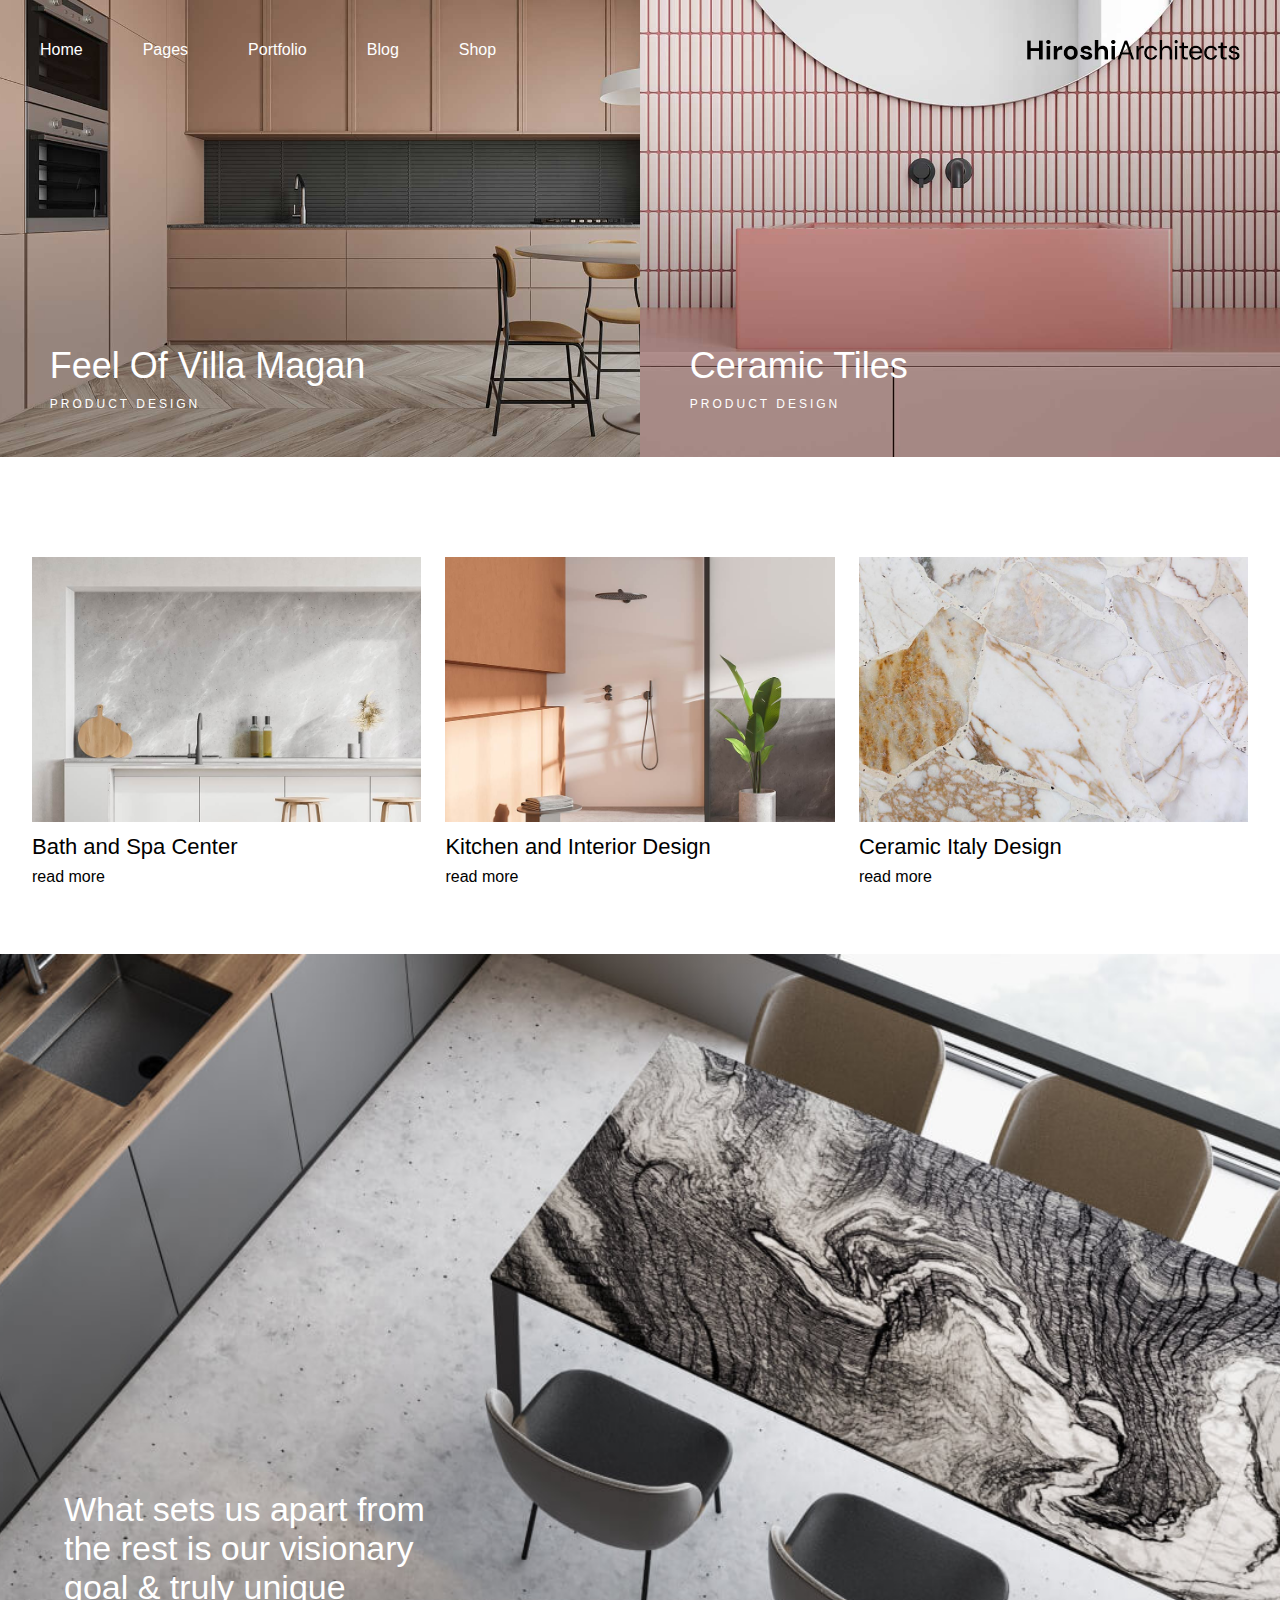
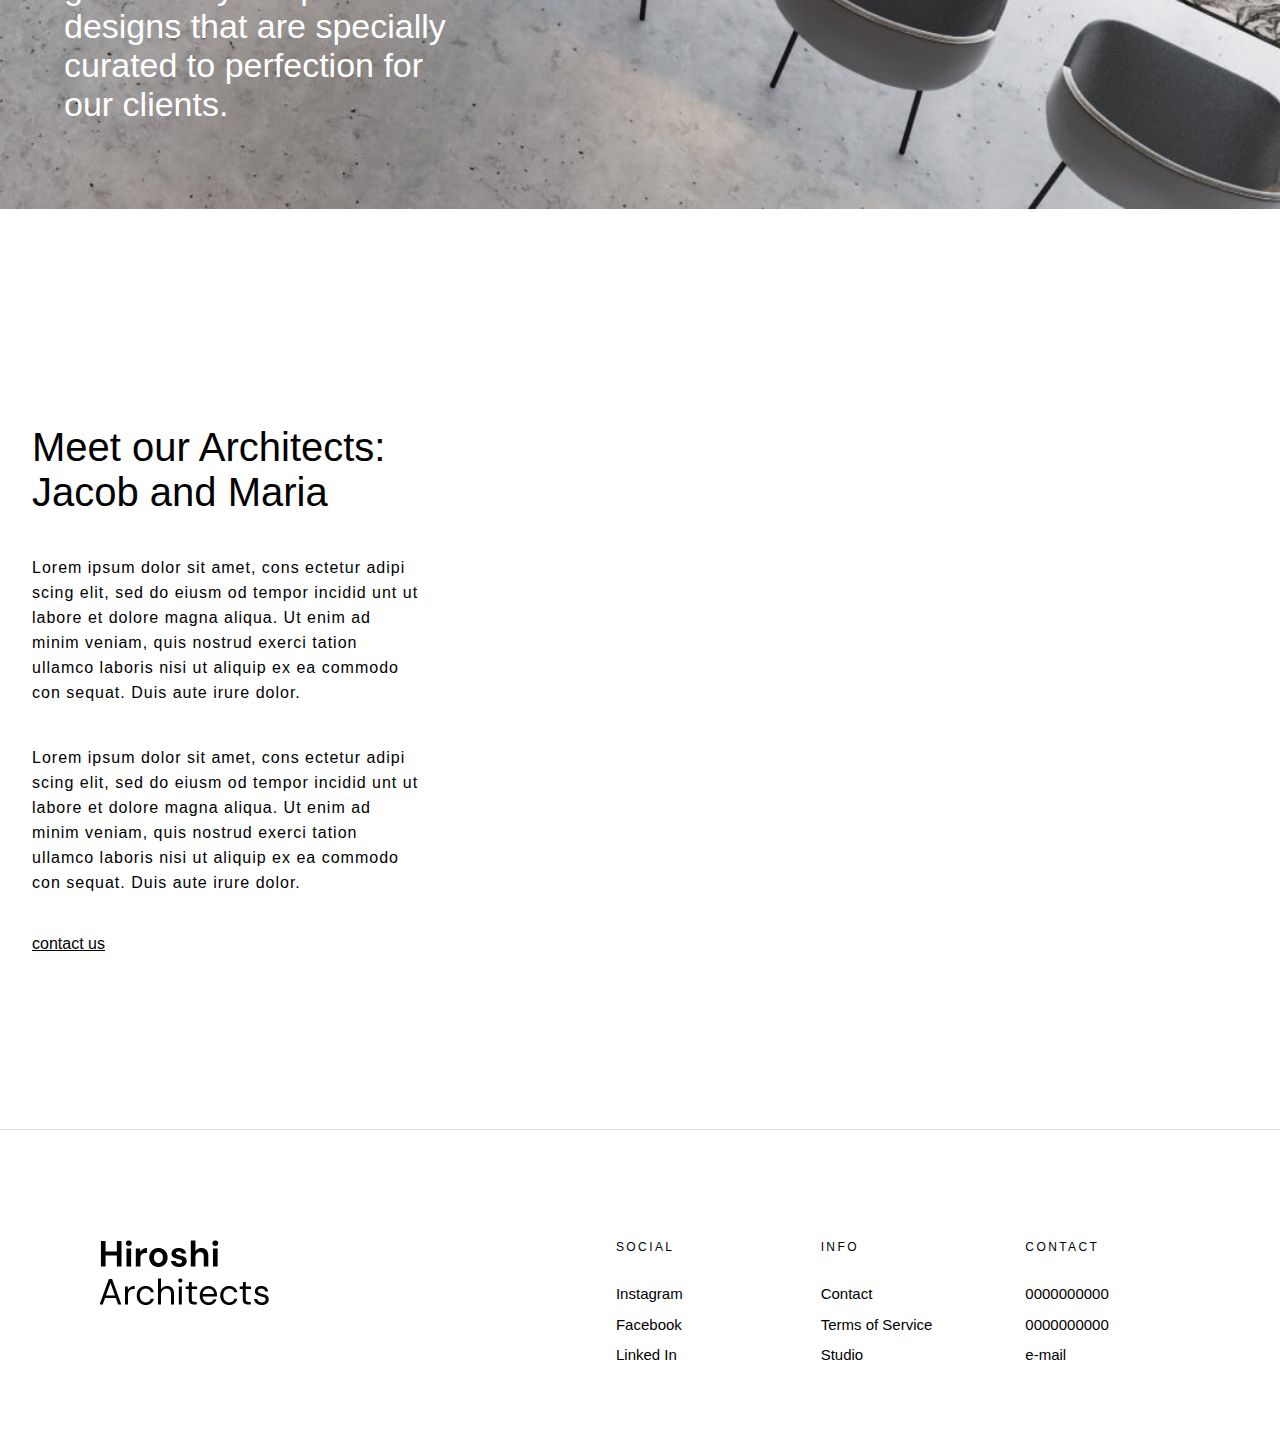
<file: pages/page2.html>
<!DOCTYPE html>
<html lang="en">
  <head>
    <meta charset="UTF-8" />
    <meta name="viewport" content="width=device-width, initial-scale=1.0" />
    <title>Document</title>
    <link rel="stylesheet" href="./page2.css" />
  </head>

  <body>
    
    <hero>
      <header>
        <div class="nav">
          <div class="nav-main-container">
            <div class="nav-items">
              <ul class="nav-list">
                <li class="home">
                  <a href="../index.html">Home</a>
                  <ul class="sub-list">
                    <li><a href="">home</a></li>
                    <li><a href="">home</a></li>
                    <li><a href="">home</a></li>
                    <li><a href="">home</a></li>
                    <li><a href="">home</a></li>
                  </ul>
                </li>
                <li>
                  <a href="">Pages</a>
                  <ul class="sub-list">
                    <li><a href="">home</a></li>
                    <li><a href="">home</a></li>
                    <li><a href="">home</a></li>
                    <li><a href="">home</a></li>
                    <li><a href="">home</a></li>
                  </ul>
                </li>
                <li>
                  <a href="">Portfolio</a>
                  <ul class="sub-list">
                    <li><a href="">home</a></li>
                    <li><a href="">home</a></li>
                    <li><a href="">home</a></li>
                    <li><a href="">home</a></li>
                    <li><a href="">home</a></li>
                  </ul>
                </li>
                <li>
                  <a href="">Blog</a>
                  <ul class="sub-list">
                    <li><a hsref="">home</a></li>
                    <li><a href="">home</a></li>
                    <li><a href="">home</a></li>
                    <li><a href="">home</a></li>
                    <li><a href="">home</a></li>
                  </ul>
                </li>
                <li>
                  <a href="">Shop</a>
                  <ul class="sub-list">
                    <li><a href="">home</a></li>
                    <li><a href="">home</a></li>
                    <li><a href="">home</a></li>
                    <li><a href="">home</a></li>
                    <li><a href="">home</a></li>
                  </ul>
                </li>
              </ul>
            </div>
            <div class="nav-heading">
              <a href=""><img src="./img/Hiroshi-logo-black-1-1.png" alt="" /> </a>
            </div>
          </div>
        </div>
      </header>
      <div class="mob-header">
        <div class="nav-mob">
          <a href="">
            <img src="./img/Hiroshi-logo-black-1-1.png" alt="" />
          </a>
          <button onclick="toggleDisplay()">
            <span>
              <svg
                xmlns="http://www.w3.org/2000/svg"
                width="40"
                class="button-svg"
                height="40"
                viewBox="0 0 84 84"
              >
                <path
                  d="M42.5 1a41 41 0 1 1-41 41 41 41 0 0 1 41-41Z"
                  fill="none"
                  stroke="black"
                  stroke-width="2"
                  stroke-dasharray="0"
                  stroke-dashoffset="0"
                ></path>
              </svg>
            </span>
            <span> </span>
          </button>
        </div>
        <div class="nav-contents">
          <ul>
            <li>
              <a href="">
                <span style="color: black">home</span>
              </a>
            </li>
            <li>
              <a href="" onclick="showSubNav();return false">
                <span>pages</span>
              </a>
              <svg
                xmlns="http://www.w3.org/2000/svg"
                xmlns:xlink="http://www.w3.org/1999/xlink"
                width="6.5"
                height="7.5"
                viewBox="0 0 6.5 7.5"
                onclick="showSubNav()"
                id="svg"
              >
                <path d="m6.511 3.76-6.5 3.753V.007Z"></path>
              </svg>
              <div class="sub-dropdown">
                <div class="main-wrapper">
                  <ul class="sub-menu">
                    <li>
                      <a href="">
                        <span>demo</span>
                      </a>
                    </li>
                    <li>
                      <a href="">
                        <span>demo</span>
                      </a>
                    </li>
                    <li>
                      <a href="">
                        <span>demo</span>
                      </a>
                    </li>
                    <li>
                      <a href="">
                        <span>demo</span>
                      </a>
                    </li>
                    <li>
                      <a href="">
                        <span>demo</span>
                      </a>
                    </li>
                    <li>
                      <a href="">
                        <span>demo</span>
                      </a>
                    </li>
                    <li>
                      <a href="">
                        <span>demo</span>
                      </a>
                    </li>
                    <li>
                      <a href="">
                        <span>demo</span>
                      </a>
                    </li>
                  </ul>
                </div>
              </div>
            </li>
            <li>
              <a href="">
                <span>blog</span>
              </a>
            </li>
            <li>
              <a href="">
                <span>landing </span>
              </a>
            </li>
          </ul>
        </div>
      </div>
      <div class="section-1">
        <div class="section-1-left">
          <img src="./img/h4-port-img-01.jpg" alt="" />
          <div class="left-img-content">
            <a href=""
              ><h2>Feel Of Villa Magan</h2>
              <p>PRODUCT DESIGN</p></a
            >
          </div>
        </div>
        <div class="section-1-right">
          <img src="./img/h4-port-img-02.jpg" alt="" />
          <div class="right-img-content">
            <a href=""
              ><h2>Ceramic Tiles</h2>
              <p>PRODUCT DESIGN</p></a
            >
          </div>
        </div>
      </div>
      <div class="section-2">
        <div class="section-2-contents">
          <a href=""
            ><img src="./img/h4-img-05.jpg" alt="" />
            <h2>Bath and Spa Center</h2>
            <p>read more</p></a
          >
        </div>
        <div class="section-2-contents">
          <a href=""
            ><img src="./img/h4-img-06.jpg" alt="" />
            <h2>Kitchen and Interior Design</h2>
            <p>read more</p></a
          >
        </div>
        <div class="section-2-contents">
          <a href=""
            ><img src="./img/h4-img-07.jpg" alt="" />
            <h2>Ceramic Italy Design</h2>
            <p>read more</p></a
          >
        </div>
      </div>
      <div class="section-3">
        <img src="./img/blog-s13.jpg" alt="" />
        <div class="section-3-content">
          <h2>
            What sets us apart from the rest is our visionary goal & truly
            unique designs that are specially curated to perfection for our
            clients.
          </h2>
        </div>
      </div>
      <div class="section-4">
        <div class="section-4-left">
          <div class="content-4-left">
            <h2>
              Meet our Architects:<br />
              Jacob and Maria
            </h2>
            <p>
              Lorem ipsum dolor sit amet, cons ectetur adipi scing elit, sed do
              eiusm od tempor incidid unt ut labore et dolore magna aliqua. Ut
              enim ad minim veniam, quis nostrud exerci tation ullamco laboris
              nisi ut aliquip ex ea commodo con sequat. Duis aute irure dolor.
            </p>
            <p>
              Lorem ipsum dolor sit amet, cons ectetur adipi scing elit, sed do
              eiusm od tempor incidid unt ut labore et dolore magna aliqua. Ut
              enim ad minim veniam, quis nostrud exerci tation ullamco laboris
              nisi ut aliquip ex ea commodo con sequat. Duis aute irure dolor.
            </p>
            <a href="#">contact us</a>
          </div>
        </div>
        <div class="section-4-right">
          <div class="section-4-image-wrapper">
            <div class="section-4-image-wrapper-image"></div>
          </div>
        </div>
      </div>
           
    </hero>
    <footer>
      <div class="footer-top">
          <div class="inner-contents">
            <div class="footer-heading">
              <div class="image-container">
                <a href=""><img src="./img/hiroshi-logo-big-2.webp" alt=""></a>
              </div>
            </div>
            <div class="grid-items">
              <div class="heading">
                <h6>social</h6>
              </div>
              <p>
                <a href="">Instagram</a>
              </p>
              <p>
                <a href="">Facebook</a>
              </p>
              <p>
                <a href="">Linked In</a>
              </p>
            </div>
            <div class="grid-items">
              <div class="heading">
                <h6>Info</h6>
              </div>
              <p>
                <a href="">Contact</a>
              </p>
              <p>
                <a href="">Terms of Service</a>
              </p>
              <p>
                <a href="">Studio</a>
              </p>
            </div>
            <div class="grid-items">
              <div class="heading">
                <h6>Contact</h6>
              </div>
              <p>
                <a href="">0000000000</a>
              </p>
              <p>
                <a href="">0000000000</a>
              </p>
              <p>
                <a href="">e-mail</a>
              </p>
            </div>
          </div>
          
      </div>
    </footer>
  </body>
  <script src="./page2.js"></script>
</html>
</file>
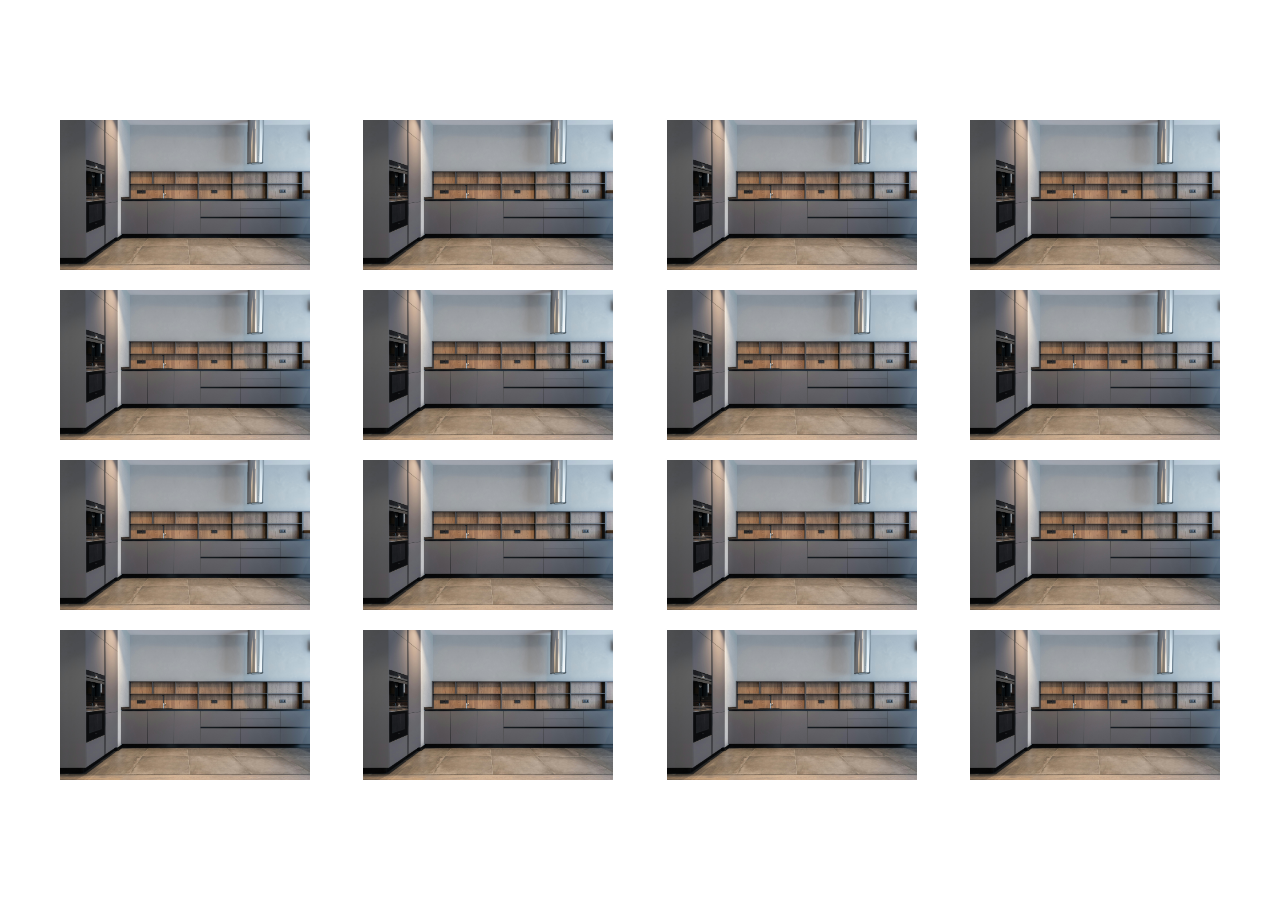
<file: pages/portfolioMinimal.html>
<!DOCTYPE html>
<html lang="en">
<head>
    <meta charset="UTF-8">
    <meta name="viewport" content="width=device-width, initial-scale=1.0">
    <title>Document</title>
    <link rel="stylesheet" href="portfoliominimal.css">
</head>
<body>
<div class="pmwrapper">
    <div class="pmcontainer">
  
      <div class="pmcard">
        <div class="card-content">
          <img class="default" src="./img/pmmain.jpg" alt="Default Image 1">
          <img class="hover" src="./img/pmmin.jpg" alt="Hover Image 1">
        </div>
      </div>
  
      <div class="pmcard">
        <div class="card-content">
          <img class="default" src="./img/pmmain.jpg" alt="Default Image 2">
          <img class="hover" src="./img/pmmin.jpg" alt="Hover Image 2">
        </div>
      </div>
  
      <div class="pmcard">
        <div class="card-content">
          <img class="default" src="./img/pmmain.jpg" alt="Default Image 3">
          <img class="hover" src="./img/pmmin.jpg" alt="Hover Image 3">
        </div>
      </div>
  
      <div class="pmcard">
        <div class="card-content">
          <img class="default" src="./img/pmmain.jpg" alt="Default Image 4">
          <img class="hover" src="./img/pmmin.jpg" alt="Hover Image 4">
        </div>
      </div>
  
      <div class="pmcard">
        <div class="card-content">
          <img class="default" src="./img/pmmain.jpg" alt="Default Image 5">
          <img class="hover" src="./img/pmmin.jpg" alt="Hover Image 5">
        </div>
      </div>
  
      <div class="pmcard">
        <div class="card-content">
          <img class="default" src="./img/pmmain.jpg" alt="Default Image 6">
          <img class="hover" src="./img/pmmin.jpg" alt="Hover Image 6">
        </div>
      </div>
  
      <div class="pmcard">
        <div class="card-content">
          <img class="default" src="./img/pmmain.jpg" alt="Default Image 7">
          <img class="hover" src="./img/pmmin.jpg" alt="Hover Image 7">
        </div>
      </div>
    
      <div class="pmcard">
        <div class="card-content">
          <img class="default" src="./img/pmmain.jpg" alt="Default Image 8">
          <img class="hover" src="./img/pmmin.jpg" alt="Hover Image 8">
        </div>
      </div>
  
      <div class="pmcard">
        <div class="card-content">
          <img class="default" src="./img/pmmain.jpg" alt="Default Image 9">
          <img class="hover" src="./img/pmmin.jpg" alt="Hover Image 9">
        </div>
      </div>
  
      <div class="pmcard">
        <div class="card-content">
          <img class="default" src="./img/pmmain.jpg"  alt="Default Image 10">
          <img class="hover" src="./img/pmmin.jpg" alt="Hover Image 10">
        </div>
      </div>
  
      <div class="pmcard">
        <div class="card-content">
          <img class="default" src="./img/pmmain.jpg" alt="Default Image 11">
          <img class="hover" src="./img/pmmin.jpg" alt="Hover Image 11">
        </div>
      </div>
  
      <div class="pmcard">
        <div class="card-content">
          <img class="default" src="./img/pmmain.jpg" alt="Default Image 12">
          <img class="hover" src="./img/pmmin.jpg" alt="Hover Image 12">
        </div>
      </div>
  
       <div class="pmcard">
        <div class="card-content">
          <img class="default" src="./img/pmmain.jpg" alt="Default Image 9">
          <img class="hover" src="./img/pmmin.jpg" alt="Hover Image 9">
        </div>
      </div>
  
      <div class="pmcard">
        <div class="card-content">
          <img class="default" src="./img/pmmain.jpg" alt="Default Image 10">
          <img class="hover" src="./img/pmmin.jpg" alt="Hover Image 10">
        </div>
      </div>
  
      <div class="pmcard">
        <div class="card-content">
          <img class="default" src="./img/pmmain.jpg" alt="Default Image 11">
          <img class="hover" src="./img/pmmin.jpg" alt="Hover Image 11">
        </div>
      </div>
  
      <div class="pmcard">
        <div class="card-content">
          <img class="default" src="./img/pmmain.jpg" alt="Default Image 12">
          <img class="hover" src="./img/pmmin.jpg" alt="Hover Image 12">
        </div>
      </div>
    </div>
    </div>
</body>
</html>
</file>
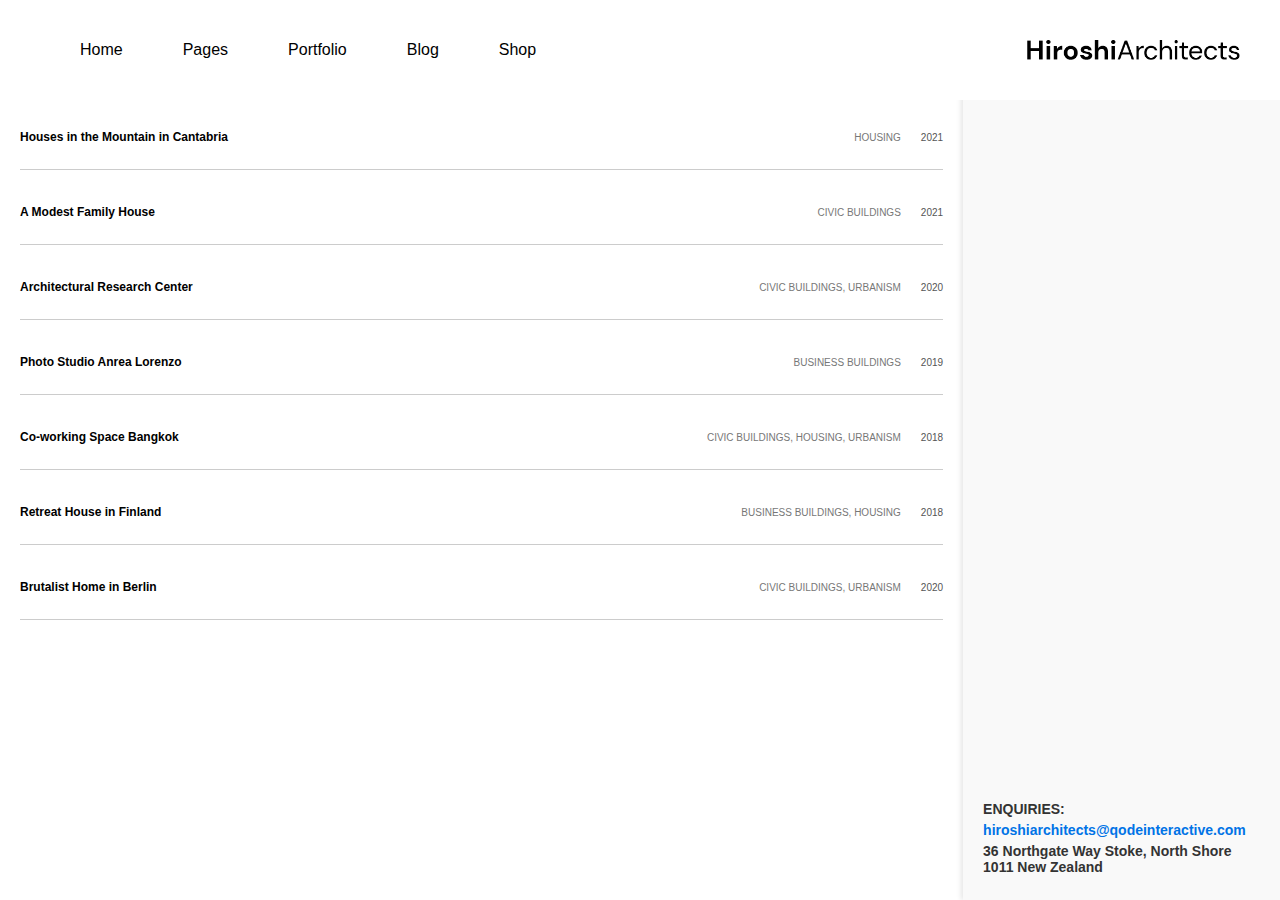
<file: pages/portfoliosecond.html>
<!DOCTYPE html>
<html lang="en">
<head>
    <meta charset="UTF-8">
    <meta name="viewport" content="width=device-width, initial-scale=1.0">
    <title>Expandable Portfolio</title>
    <link rel="stylesheet" href="portfoliosecond.css">
</head>
<body>
    <header>
        <div class="nav">
          <div class="nav-main-container">
            <div class="nav-items">
              <ul class="nav-list">
                <li class="home">
                  <a href="../index.html">Home</a>
                  <ul class="sub-list">
                    <li><a href="">home</a></li>
                    <li><a href="">home</a></li>
                    <li><a href="">home</a></li>
                    <li><a href="">home</a></li>
                    <li><a href="">home</a></li>
                  </ul>
                </li>
                <li>
                  <a href="">Pages</a>
                  <ul class="sub-list">
                    <li><a href="">home</a></li>
                    <li><a href="">home</a></li>
                    <li><a href="">home</a></li>
                    <li><a href="">home</a></li>
                    <li><a href="">home</a></li>
                  </ul>
                </li>
                <li>
                  <a href="">Portfolio</a>
                  <ul class="sub-list">
                    <li><a href="">home</a></li>
                    <li><a href="">home</a></li>
                    <li><a href="">home</a></li>
                    <li><a href="">home</a></li>
                    <li><a href="">home</a></li>
                  </ul>
                </li>
                <li>
                  <a href="">Blog</a>
                  <ul class="sub-list">
                    <li><a hsref="">home</a></li>
                    <li><a href="">home</a></li>
                    <li><a href="">home</a></li>
                    <li><a href="">home</a></li>
                    <li><a href="">home</a></li>
                  </ul>
                </li>
                <li>
                  <a href="">Shop</a>
                  <ul class="sub-list">
                    <li><a href="">home</a></li>
                    <li><a href="">home</a></li>
                    <li><a href="">home</a></li>
                    <li><a href="">home</a></li>
                    <li><a href="">home</a></li>
                  </ul>
                </li>
              </ul>
            </div>
            <div class="nav-heading">
              <a href=""><img src="./img/Hiroshi-logo-black-1-1.png" alt="" /> </a>
            </div>
          </div>
        </div>
        <div class="mob-header">
          <div class="nav-mob">
            <a href="">
              <img src="./img/Hiroshi-logo-black-1-1.png" alt="" />
            </a>
            <button onclick="toggleDisplay()">
              <span>
                <svg
                  xmlns="http://www.w3.org/2000/svg"
                  width="40"
                  class="button-svg"
                  height="40"
                  viewBox="0 0 84 84"
                >
                  <path
                    d="M42.5 1a41 41 0 1 1-41 41 41 41 0 0 1 41-41Z"
                    fill="none"
                    stroke="black"
                    stroke-width="2"
                    stroke-dasharray="0"
                    stroke-dashoffset="0"
                  ></path>
                </svg>
              </span>
              <span> </span>
            </button>
          </div>
          <div class="nav-contents">
            <ul>
              <li>
                <a href="">
                  <span style="color: black">home</span>
                </a>
              </li>
              <li>
                <a href="" onclick="showSubNav();return false">
                  <span>pages</span>
                </a>
                <svg
                  xmlns="http://www.w3.org/2000/svg"
                  xmlns:xlink="http://www.w3.org/1999/xlink"
                  width="6.5"
                  height="7.5"
                  viewBox="0 0 6.5 7.5"
                  onclick="showSubNav()"
                  id="svg"
                >
                  <path d="m6.511 3.76-6.5 3.753V.007Z"></path>
                </svg>
                <div class="sub-dropdown">
                  <div class="main-wrapper">
                    <ul class="sub-menu">
                      <li>
                        <a href="">
                          <span>demo</span>
                        </a>
                      </li>
                      <li>
                        <a href="">
                          <span>demo</span>
                        </a>
                      </li>
                      <li>
                        <a href="">
                          <span>demo</span>
                        </a>
                      </li>
                      <li>
                        <a href="">
                          <span>demo</span>
                        </a>
                      </li>
                      <li>
                        <a href="">
                          <span>demo</span>
                        </a>
                      </li>
                      <li>
                        <a href="">
                          <span>demo</span>
                        </a>
                      </li>
                      <li>
                        <a href="">
                          <span>demo</span>
                        </a>
                      </li>
                      <li>
                        <a href="">
                          <span>demo</span>
                        </a>
                      </li>
                    </ul>
                  </div>
                </div>
              </li>
              <li>
                <a href="">
                  <span>blog</span>
                </a>
              </li>
              <li>
                <a href="">
                  <span>landing </span>
                </a>
              </li>
            </ul>
          </div>
        </div>
      </header> 
<div class="bigWrapper">
    <div class="Mycontainer">
        <!-- Item 1 -->
        <div class="item" onclick="toggleExpand(this)">
            <div class="title">
                <h3>Mapping Historical New York City</h3>
                <span class="meta">CIVIC BUILDINGS, HOUSING, URBANISM</span>
                <span class="year">2022</span>
            </div>
            <div class="details">
                <p>Lorem ipsum dolor sit amet, consectetur adipiscing elit. Sed do eiusmod tempor incididunt ut labore et dolore magna aliqua.</p>
                <img src="./img/ps1.jpg" alt="Mapping Historical New York City">
              
            </div>
        </div>

        <!-- Item 2 -->
        <div class="item" onclick="toggleExpand(this)">
            <div class="title">
                <h3>Houses in the Mountain in Cantabria</h3>
                <span class="meta">HOUSING</span>
                <span class="year">2021</span>
            </div>
            <div class="details">
                <p>Short description about the project. Lorem ipsum dolor sit amet, consectetur adipiscing elit.</p>
                <img src="./img/ps2.jpg" alt="Houses in the Mountain in Cantabria">
      
            </div>
        </div>

        <!-- Item 3 -->
        <div class="item" onclick="toggleExpand(this)">
            <div class="title">
                <h3>A Modest Family House</h3>
                <span class="meta">CIVIC BUILDINGS</span>
                <span class="year">2021</span>
            </div>
            <div class="details">
                <p>Explore this simple yet elegant family house design in a suburban area.</p>
                <img src="./img/ps3.jpg" alt="A Modest Family House">
                
            </div>
        </div>

        <!-- Item 4 -->
        <div class="item" onclick="toggleExpand(this)">
            <div class="title">
                <h3>Architectural Research Center</h3>
                <span class="meta">CIVIC BUILDINGS, URBANISM</span>
                <span class="year">2020</span>
            </div>
            <div class="details">
                <p>A cutting-edge architectural research center designed to inspire innovation.</p>
                <img src="./img/ps4.jpg" alt="Architectural Research Center">
                
            </div>
        </div>

        <!-- Item 5 -->
        <div class="item" onclick="toggleExpand(this)">
            <div class="title">
                <h3>Photo Studio Anrea Lorenzo</h3>
                <span class="meta">BUSINESS BUILDINGS</span>
                <span class="year">2019</span>
            </div>
            <div class="details">
                <p>A state-of-the-art photo studio designed for professional photographers.</p>
                <img src="./img/ps5.jpg" alt="Photo Studio Anrea Lorenzo">
                
            </div>
        </div>

        <!-- Item 6 -->
        <div class="item" onclick="toggleExpand(this)">
            <div class="title">
                <h3>Co-working Space Bangkok</h3>
                <span class="meta">CIVIC BUILDINGS, HOUSING, URBANISM</span>
                <span class="year">2018</span>
            </div>
            <div class="details">
                <p>A modern co-working space in Bangkok fostering creativity and collaboration.</p>
                <img src="./img/ps6.jpg" alt="Co-working Space Bangkok">
             
            </div>
        </div>

        <!-- Item 7 -->
        <div class="item" onclick="toggleExpand(this)">
            <div class="title">
                <h3>Retreat House in Finland</h3>
                <span class="meta">BUSINESS BUILDINGS, HOUSING</span>
                <span class="year">2018</span>
            </div>
            <div class="details">
                <p>A peaceful retreat house surrounded by the serene Finnish landscape.</p>
                <img src="./img/ps7.jpg" alt="Retreat House in Finland">
                
            </div>
        </div>

        <!-- Item 8 -->
        <div class="item" onclick="toggleExpand(this)">
            <div class="title">
                <h3>Brutalist Home in Berlin</h3>
                <span class="meta">CIVIC BUILDINGS, URBANISM</span>
                <span class="year">2020</span>
            </div>
            <div class="details">
                <p>Brutalist architecture at its finest in the heart of Berlin.</p>
                <img src="./img/ps8.jpg" alt="Brutalist Home in Berlin">
                
            </div>
        </div>
    </div>
    <div class="right-column">
        <h1>HiroshiArchitects</h1>
        
        <div class="enquiries">
            <p>ENQUIRIES:</p>
            <p><a href="mailto:hiroshiarchitects@qodeinteractive.com">hiroshiarchitects@qodeinteractive.com</a></p>
            <p>36 Northgate Way Stoke, North Shore 1011 New Zealand</p>
        </div>
    </div>
</div>
    <script src="portfol.js"></script>
</body>
</html>
</file>
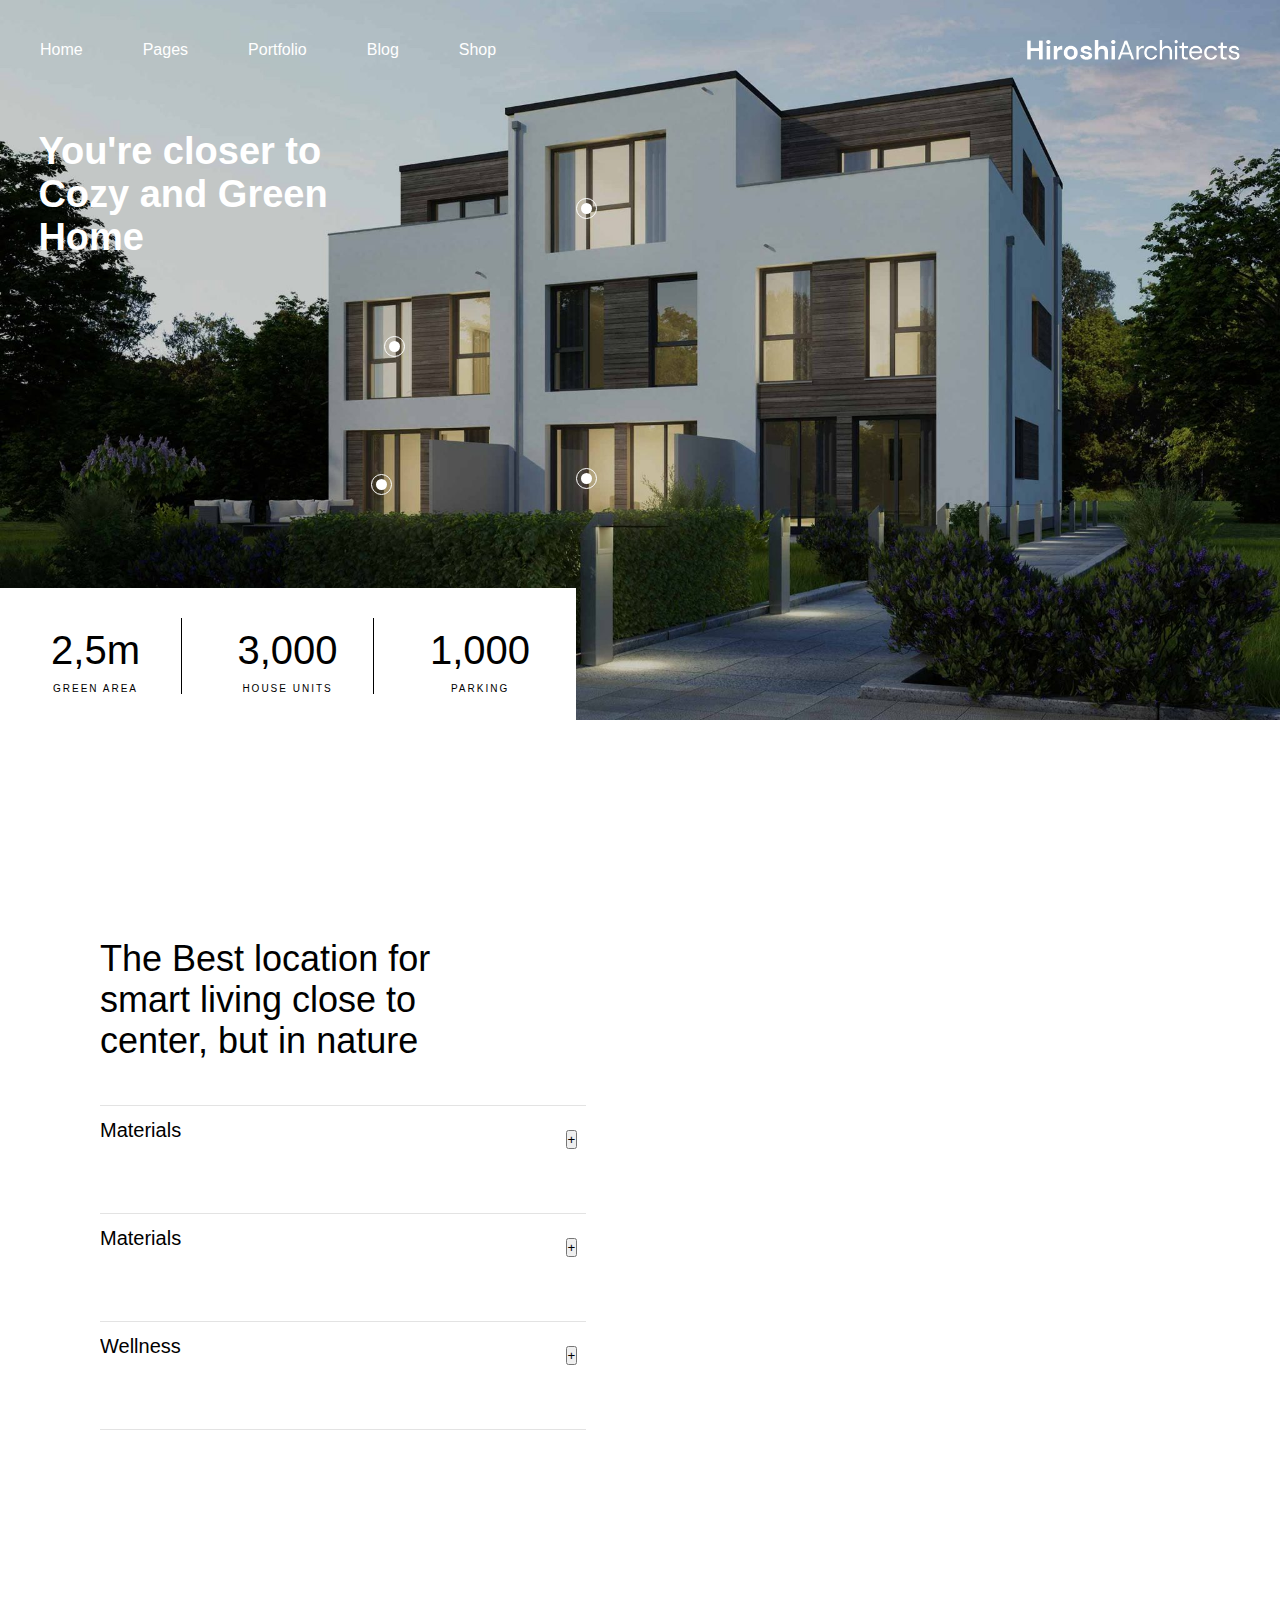
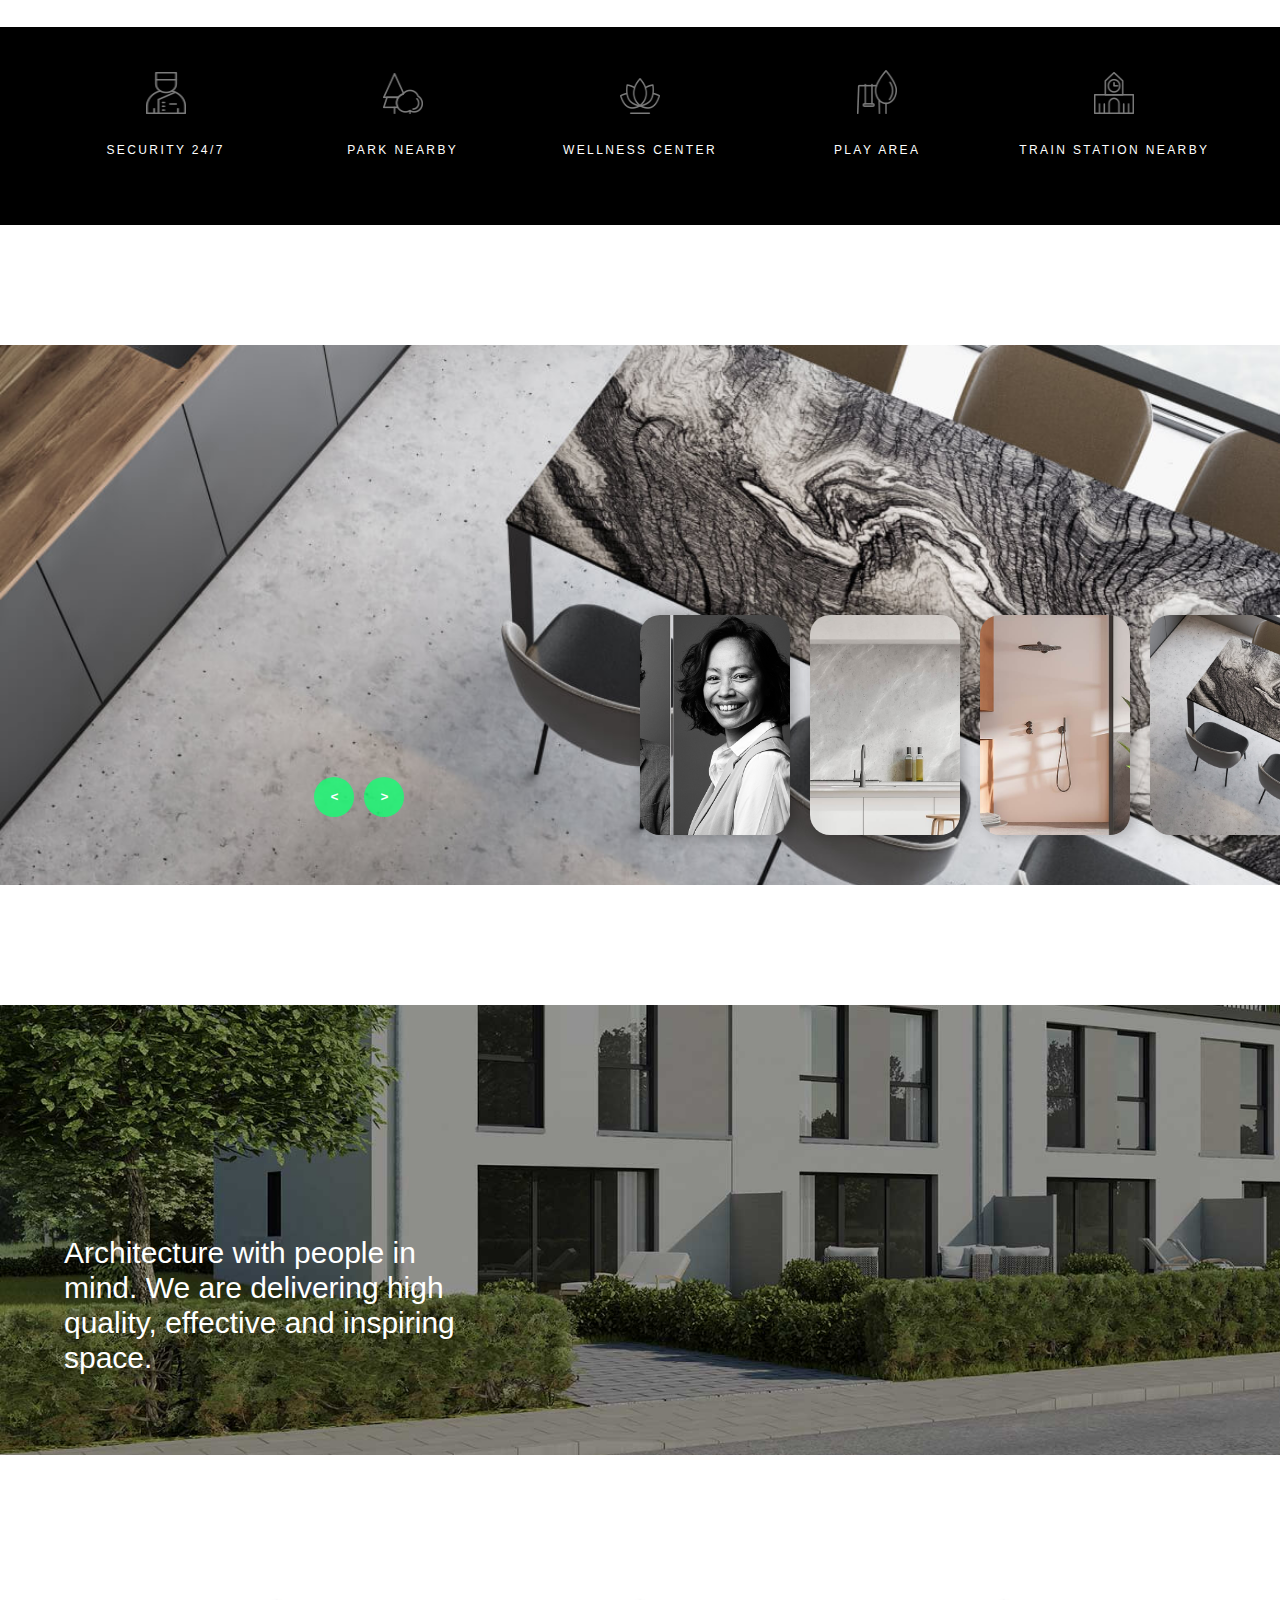
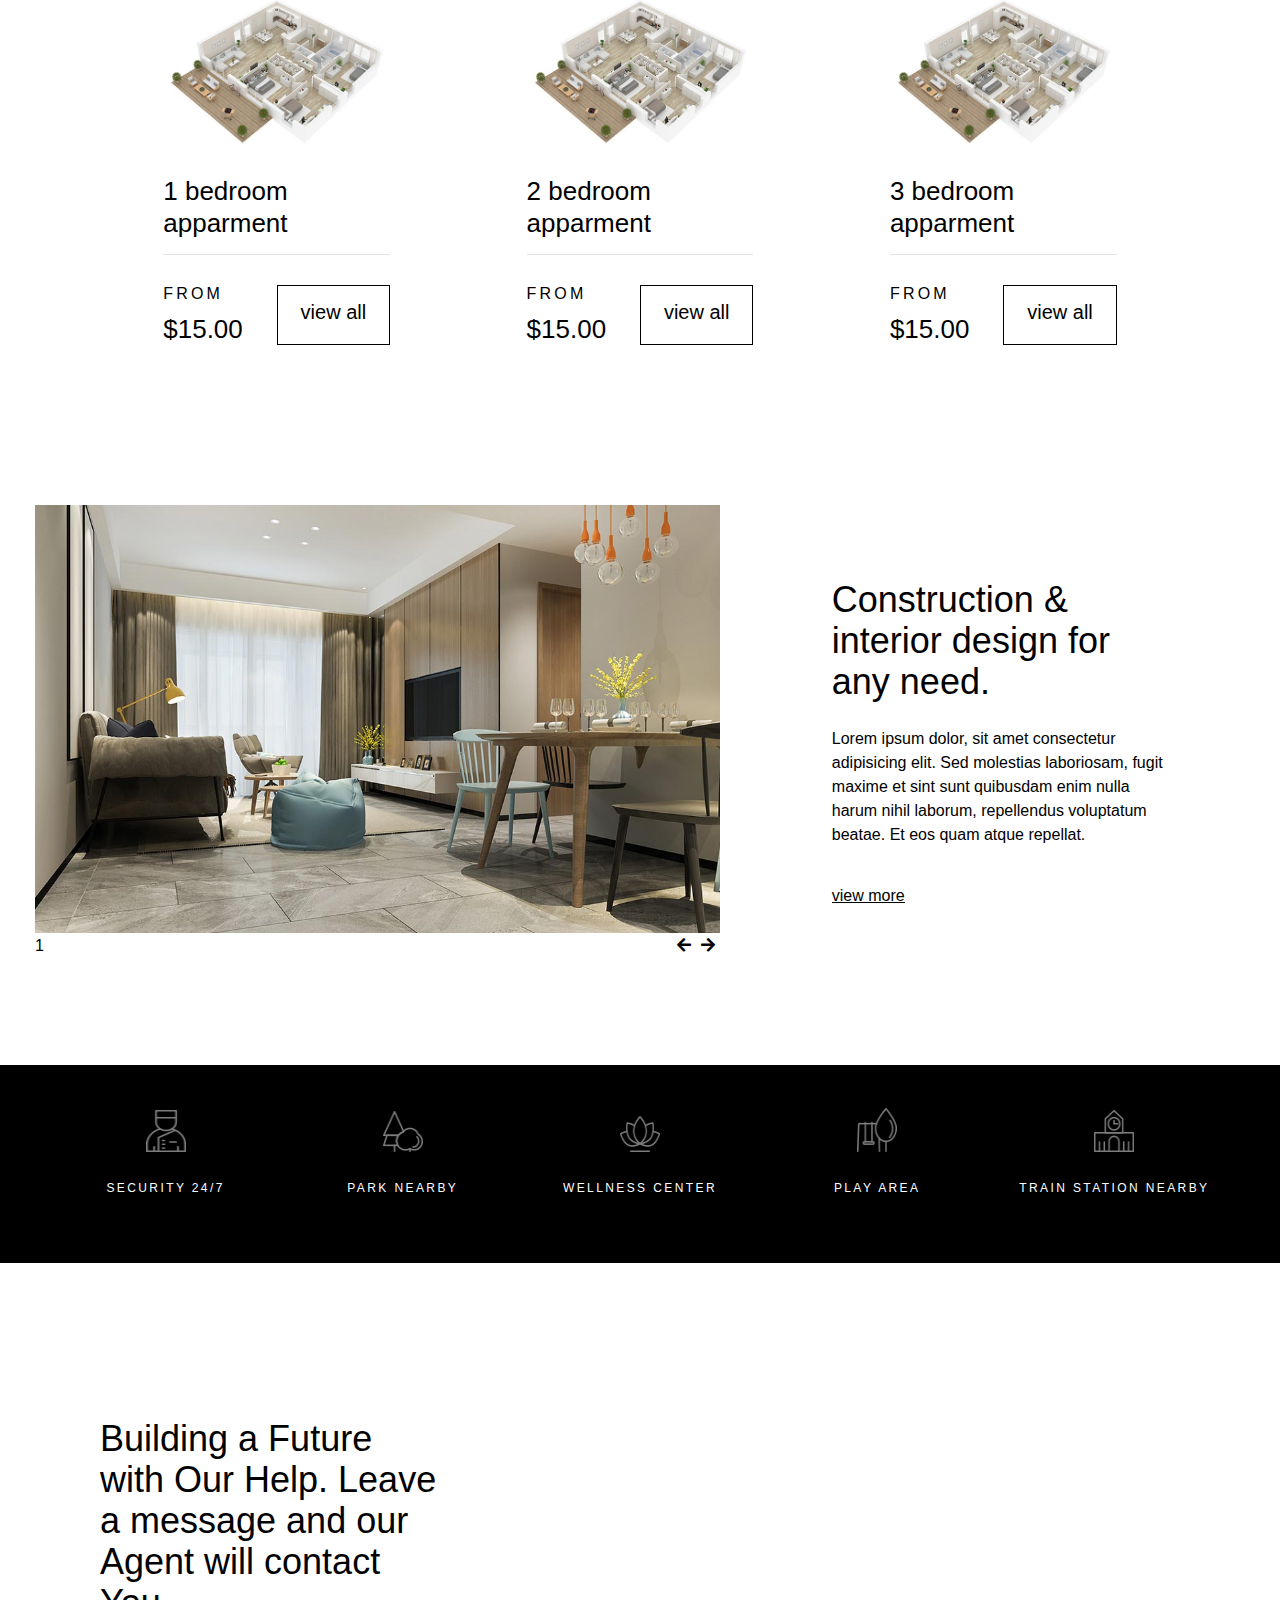
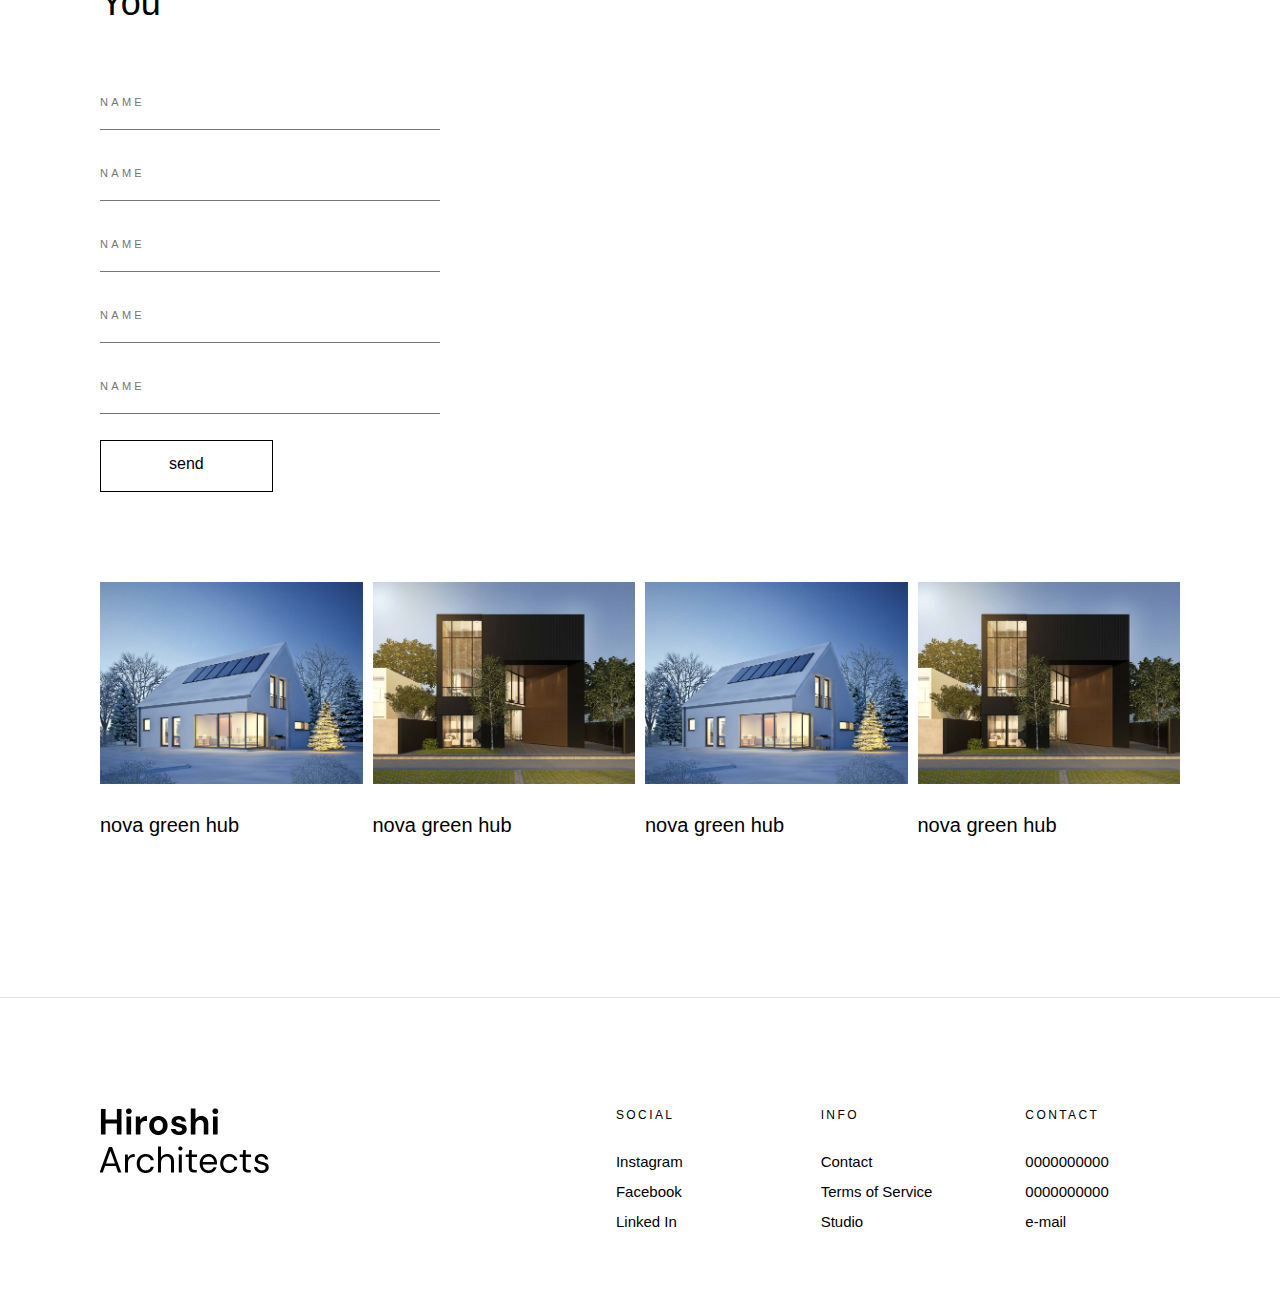
<file: pages/showCase.html>
<!DOCTYPE html>
<html lang="en">
  <head>
    <meta charset="UTF-8" />
    <meta name="viewport" content="width=device-width, initial-scale=1.0" />
    <title>Document</title>
    <link rel="stylesheet" href="./showCase.css" />
    <link
      rel="stylesheet"
      href="https://cdnjs.cloudflare.com/ajax/libs/font-awesome/5.15.4/css/all.min.css"
      integrity="sha512-1ycn6IcaQQ40/MKBW2W4Rhis/DbILU74C1vSrLJxCq57o941Ym01SwNsOMqvEBFlcgUa6xLiPY/NS5R+E6ztJQ=="
      crossorigin="anonymous"
      referrerpolicy="no-referrer"
    />
  </head>
  <body>
    
    <hero>
      <header>
        <div class="nav">
          <div class="nav-main-container">
            <div class="nav-items">
              <ul class="nav-list">
                <li class="home">
                  <a href="../index.html">Home</a>
                  <ul class="sub-list">
                    <li><a href="">home</a></li>
                    <li><a href="">home</a></li>
                    <li><a href="">home</a></li>
                    <li><a href="">home</a></li>
                    <li><a href="">home</a></li>
                  </ul>
                </li>
                <li>
                  <a href="">Pages</a>
                  <ul class="sub-list">
                    <li><a href="">home</a></li>
                    <li><a href="">home</a></li>
                    <li><a href="">home</a></li>
                    <li><a href="">home</a></li>
                    <li><a href="">home</a></li>
                  </ul>
                </li>
                <li>
                  <a href="">Portfolio</a>
                  <ul class="sub-list">
                    <li><a href="">home</a></li>
                    <li><a href="">home</a></li>
                    <li><a href="">home</a></li>
                    <li><a href="">home</a></li>
                    <li><a href="">home</a></li>
                  </ul>
                </li>
                <li>
                  <a href="">Blog</a>
                  <ul class="sub-list">
                    <li><a hsref="">home</a></li>
                    <li><a href="">home</a></li>
                    <li><a href="">home</a></li>
                    <li><a href="">home</a></li>
                    <li><a href="">home</a></li>
                  </ul>
                </li>
                <li>
                  <a href="">Shop</a>
                  <ul class="sub-list">
                    <li><a href="">home</a></li>
                    <li><a href="">home</a></li>
                    <li><a href="">home</a></li>
                    <li><a href="">home</a></li>
                    <li><a href="">home</a></li>
                  </ul>
                </li>
              </ul>
            </div>
            <div class="nav-heading">
              <a href=""><img src="./img/Hiroshi-logo-white.png" alt="" /> </a>
            </div>
          </div>
        </div>
      </header>
      <div class="mob-header">
        <div class="nav-mob">
          <a href="">
            <img src="./img/Hiroshi-logo-black-1-1.png" alt="" />
          </a>
          <button onclick="toggleDisplay()">
            <span>
              <svg
                xmlns="http://www.w3.org/2000/svg"
                width="40"
                class="button-svg"
                height="40"
                viewBox="0 0 84 84"
              >
                <path
                  d="M42.5 1a41 41 0 1 1-41 41 41 41 0 0 1 41-41Z"
                  fill="none"
                  stroke="black"
                  stroke-width="2"
                  stroke-dasharray="0"
                  stroke-dashoffset="0"
                ></path>
              </svg>
            </span>
            <span> </span>
          </button>
        </div>
        <div class="nav-contents">
          <ul>
            <li>
              <a href="">
                <span style="color: black">home</span>
              </a>
            </li>
            <li>
              <a href="" onclick="showSubNav();return false">
                <span>pages</span>
              </a>
              <svg
                xmlns="http://www.w3.org/2000/svg"
                xmlns:xlink="http://www.w3.org/1999/xlink"
                width="6.5"
                height="7.5"
                viewBox="0 0 6.5 7.5"
                onclick="showSubNav()"
                id="svg"
              >
                <path d="m6.511 3.76-6.5 3.753V.007Z"></path>
              </svg>
              <div class="sub-dropdown">
                <div class="main-wrapper">
                  <ul class="sub-menu">
                    <li>
                      <a href="">
                        <span>demo</span>
                      </a>
                    </li>
                    <li>
                      <a href="">
                        <span>demo</span>
                      </a>
                    </li>
                    <li>
                      <a href="">
                        <span>demo</span>
                      </a>
                    </li>
                    <li>
                      <a href="">
                        <span>demo</span>
                      </a>
                    </li>
                    <li>
                      <a href="">
                        <span>demo</span>
                      </a>
                    </li>
                    <li>
                      <a href="">
                        <span>demo</span>
                      </a>
                    </li>
                    <li>
                      <a href="">
                        <span>demo</span>
                      </a>
                    </li>
                    <li>
                      <a href="">
                        <span>demo</span>
                      </a>
                    </li>
                  </ul>
                </div>
              </div>
            </li>
            <li>
              <a href="">
                <span>blog</span>
              </a>
            </li>
            <li>
              <a href="">
                <span>landing </span>
              </a>
            </li>
          </ul>
        </div>
      </div>
      <div class="section-1-main">
        <img src="./img/home-12-img-1-2048x1152.jpg" alt="" />
        <div class="section-1">
          <div class="container-1">
            <div class="sub-container">
              <div class="spot-item-1">
                <a href="" class="spot-item-link">
                  <div class="spot-item-pin"></div>
                  <div class="spot-item-content">
                    <h5 class="spot-item-title">Lux Apartments</h5>
                  </div>
                </a>
              </div>
              <div class="spot-item-2">
                <a href="" class="spot-item-link">
                  <div class="spot-item-pin"></div>
                  <div class="spot-item-content">
                    <h5 class="spot-item-title">Lux Apartments</h5>
                  </div>
                </a>
              </div>
              <div class="spot-item-3">
                <a href="" class="spot-item-link">
                  <div class="spot-item-pin"></div>
                  <div class="spot-item-content">
                    <h5 class="spot-item-title">Master Bedroom</h5>
                  </div>
                </a>
              </div>
              <div class="spot-item-4">
                <a href="" class="spot-item-link">
                  <div class="spot-item-pin"></div>
                  <div class="spot-item-content">
                    <h5 class="spot-item-title">Living Room</h5>
                  </div>
                </a>
              </div>
            </div>
          </div>
        </div>
        <div class="container-2">
          <h1>You're closer to Cozy and Green Home</h1>
        </div>
        <div class="container-3">
          <div class="contents">
            <div class="contents-main"><p>2,5m</p></div>
            <div class="contents-sub"><p>GREEN AREA</p></div>
          </div>
          <div class="contents">
            <div class="contents-main"><p>3,000</p></div>
            <div class="contents-sub"><p>HOUSE UNITS</p></div>
          </div>
          <div class="contents">
            <div class="contents-main"><p>1,000</p></div>
            <div class="contents-sub"><p>PARKING</p></div>
          </div>
        </div>
      </div>

      <div class="section-2">
        <div class="container-1">
          <div class="container-1-left">
            <div class="container-1-left-wrapper">
              <div class="content-main">
                <div class="content">
                  <h3>
                    The Best location for smart living close to center, but in
                    nature
                  </h3>
                </div>
              </div>
            </div>
            <div class="drop-widget-main">
              <div class="drop-widget-sub">
                <h5>
                  <span>Materials</span>
                  <span class="drop-down">
                    <span
                      ><button class="dropdown-btn" onclick="toggleDropdown(1)">
                        +
                      </button></span
                    >
                  </span>
                </h5>
                <div class="drop-content-main">
                  <div class="dropdown-content" id="dropdown1">
                    <p>
                      Lorem ipsum dolor sit amet consectetur adipisicing elit.
                      Quo autem pariatur ad dolores magnam earum nihil sed,
                      saepe aperiam. Sint maiores deserunt corrupti voluptatem
                      similique quaerat officiis consequuntur nesciunt fugit.
                      Ducimus error
                    </p>
                  </div>
                </div>
                <h5>
                  <span>Materials</span>
                  <span class="drop-down">
                    <span
                      ><button class="dropdown-btn" onclick="toggleDropdown(2)">
                        +
                      </button></span
                    >
                  </span>
                </h5>
                <div class="drop-content-main">
                  <div class="dropdown-content" id="dropdown2">
                    <p>
                      Lorem ipsum dolor sit amet consectetur adipisicing elit.
                      Quo autem pariatur ad dolores magnam earum nihil sed,
                      saepe aperiam. Sint maiores deserunt corrupti voluptatem
                      similique quaerat officiis consequuntur nesciunt fugit.
                      Ducimus error
                    </p>
                  </div>
                </div>
                <h5>
                  <span>Wellness</span>
                  <span class="drop-down">
                    <span
                      ><button class="dropdown-btn" onclick="toggleDropdown(3)">
                        +
                      </button></span
                    >
                  </span>
                </h5>
                <div class="drop-content-main">
                  <div class="dropdown-content" id="dropdown3">
                    <p>
                      Lorem ipsum dolor sit amet consectetur adipisicing elit.
                      Quo autem pariatur ad dolores magnam earum nihil sed,
                      saepe aperiam. Sint maiores deserunt corrupti voluptatem
                      similique quaerat officiis consequuntur nesciunt fugit.
                      Ducimus error
                    </p>
                  </div>
                </div>
              </div>
            </div>
          </div>

          <div class="container-1-right">
            <div class="container-1-image-wrapper">
              <div class="container-1-image-wrapper-image"></div>
            </div>
          </div>
        </div>
      </div>
      <div class="section-3">
        <div class="container">
          <div class="contents">
            <div class="contents-main">
              <div class="contents-icon">
                <img src="./img/icon-1.webp" alt="" />
              </div>
              <div class="contents-text">
                <h6>SECURITY 24/7</h6>
              </div>
            </div>
            <div class="contents-main">
              <div class="contents-icon">
                <img src="./img/icon-2.webp" alt="" />
              </div>
              <div class="contents-text">
                <h6>PARK NEARBY</h6>
              </div>
            </div>
            <div class="contents-main">
              <div class="contents-icon">
                <img src="./img/icon-3.png" alt="" />
              </div>
              <div class="contents-text">
                <h6>WELLNESS CENTER</h6>
              </div>
            </div>
            <div class="contents-main">
              <div class="contents-icon">
                <img src="./img/icon-4.webp" alt="" />
              </div>
              <div class="contents-text">
                <h6>PLAY AREA</h6>
              </div>
            </div>
            <div class="contents-main">
              <div class="contents-icon">
                <img src="./img/icon-5.webp" alt="" />
              </div>
              <div class="contents-text">
                <h6>TRAIN STATION NEARBY</h6>
              </div>
            </div>
          </div>
        </div>
      </div>
      <div class="section-4">
        <div class="slider">
          <div class="list">
            <div class="item">
              <img src="./img/blog-s13.jpg" alt="" />

              <div class="content">
                <div class="title">MAGIC SLIDER</div>
                <div class="type">FLOWER</div>
              </div>
            </div>

            <div class="item">
              <img src="./img/h4-img-02.png" alt="" />

              <div class="content">
                <div class="title">MAGIC SLIDER</div>
                <div class="type">NATURE</div>
              </div>
            </div>

            <div class="item">
              <img src="./img/h4-img-05.jpg" alt="" />

              <div class="content">
                <div class="title">MAGIC SLIDER</div>
                <div class="type">PLANT</div>
              </div>
            </div>

            <div class="item">
              <img src="./img/h4-img-06.jpg" alt="" />

              <div class="content">
                <div class="title">MAGIC SLIDER</div>
                <div class="type">NATURE</div>
              </div>
            </div>
          </div>

          <div class="thumbnail">
            <div class="item">
              <img src="./img/blog-s13.jpg" alt="" />
            </div>
            <div class="item">
              <img src="./img/h4-img-02.png" alt="" />
            </div>
            <div class="item">
              <img src="./img/h4-img-05.jpg" alt="" />
            </div>
            <div class="item">
              <img src="./img/h4-img-06.jpg" alt="" />
            </div>
          </div>

          <div class="nextPrevArrows">
            <button class="prev"><</button>
            <button class="next">></button>
          </div>
        </div>
      </div>
      <div class="section-5">
        <div class="container">
          <div class="content">
            <h3>
              Architecture with people in mind. We are delivering high quality,
              effective and inspiring space.
            </h3>
          </div>
        </div>
      </div>
      <div class="section-6">
        <div class="container">
          <div class="card">
            <div class="card-img">
              <a href=""><img src="./img/product-category-3.jpg" alt="" /></a>
            </div>
            <div class="card-heading"><h4>1 Bedroom apparment</h4></div>
            <div class="card-purchase">
              <div class="card-purchase-contents">
                <div class="contents-text">
                  <p>from</p>
                </div>
                <div class="contents-price">
                  <h4>$15.00</h4>
                </div>
              </div>
              <a href="">
                <span>view all</span>
              </a>
            </div>
          </div>
          <div class="card">
            <div class="card-img">
              <a href=""><img src="./img/product-category-3.jpg" alt="" /></a>
            </div>
            <div class="card-heading">
              <h4>2 Bedroom apparment</h4>
            </div>
            <div class="card-purchase">
              <div class="card-purchase-contents">
                <div class="contents-text">
                  <p>from</p>
                </div>
                <div class="contents-price">
                  <h4>$15.00</h4>
                </div>
              </div>
              <a href=""><span>view all</span></a>
            </div>
          </div>
          <div class="card">
            <div class="card-img">
              <a href=""><img src="./img/product-category-3.jpg" alt="" /></a>
            </div>
            <div class="card-heading"><h4>3 Bedroom apparment</h4></div>
            <div class="card-purchase">
              <div class="card-purchase-contents">
                <div class="contents-text">
                  <p>from</p>
                </div>
                <div class="contents-price">
                  <h4>$15.00</h4>
                </div>
              </div>
              <a href=""><span>view all</span></a>
            </div>
          </div>
        </div>
      </div>
      <div class="section-7">
        <div class="container">
          <div class="carousel-main">
            <div class="carousel-wrapper">
              <div class="carousel-image-container">
                <img src="./img/carousel-1.jpg" alt="" />
              </div>
              <div class="carousel-image-container">
                <img src="./img/carousel-2.jpg" alt="" />
              </div>
              <div class="carousel-image-container">
                <img src="./img/carousel-3.jpg" alt="" />
              </div>
            </div>
            <div class="carousel-contents">
              <div class="pagination">1</div>
              <div class="arrows">
                <div class="prev-btn" >
                  <i class="fa fa-arrow-left"></i>
                </div>
                <div class="next-btn">
                  <i class="fa fa-arrow-right"></i>
                </div>
              </div>
            </div>
          </div>
          <div class="contents-main">
            <div class="content-heading">
              <h3>Construction & interior design for any need.</h3>
            </div>
            <div class="content-para">
              <p>
                Lorem ipsum dolor, sit amet consectetur adipisicing elit. Sed
                molestias laboriosam, fugit maxime et sint sunt quibusdam enim
                nulla harum nihil laborum, repellendus voluptatum beatae. Et eos
                quam atque repellat.
              </p>
            </div>
            <div class="link">
              <a href=""><span>view more</span></a>
            </div>
          </div>
        </div>
      </div>
      <div class="section-8">
        <div class="container">
          <div class="contents">
            <div class="contents-main">
              <div class="contents-icon">
                <img src="./img/icon-1.webp" alt="" />
              </div>
              <div class="contents-text">
                <h6>SECURITY 24/7</h6>
              </div>
            </div>
            <div class="contents-main">
              <div class="contents-icon">
                <img src="./img/icon-2.webp" alt="" />
              </div>
              <div class="contents-text">
                <h6>PARK NEARBY</h6>
              </div>
            </div>
            <div class="contents-main">
              <div class="contents-icon">
                <img src="./img/icon-3.png" alt="" />
              </div>
              <div class="contents-text">
                <h6>WELLNESS CENTER</h6>
              </div>
            </div>
            <div class="contents-main">
              <div class="contents-icon">
                <img src="./img/icon-4.webp" alt="" />
              </div>
              <div class="contents-text">
                <h6>PLAY AREA</h6>
              </div>
            </div>
            <div class="contents-main">
              <div class="contents-icon">
                <img src="./img/icon-5.webp" alt="" />
              </div>
              <div class="contents-text">
                <h6>TRAIN STATION NEARBY</h6>
              </div>
            </div>
          </div>
        </div>
      </div>
      <div class="section-9">
        <div class="container">
          <div class="form">
            <div class="form-wrapper">
              <div class="form-contents">
                <form>
                  <div class="form-heading">
                    <h3>
                      Building a Future with Our Help. Leave a message and our
                      Agent will contact You
                    </h3>
                    <span>
                      <input type="text" placeholder="name" />
                    </span>
                    <span>
                      <input type="text" placeholder="name" />
                    </span>
                    <span>
                      <input type="text" placeholder="name" />
                    </span>
                    <span>
                      <input type="text" placeholder="name" />
                    </span>
                    <span>
                      <input type="text" placeholder="name" />
                    </span>
                    <button>
                      <span>send</span>
                    </button>
                  </div>
                </form>
              </div>
            </div>
          </div>

          <div class="container-1-right">
            <div class="container-1-image-wrapper">
              <div class="container-1-image-wrapper-image-2"></div>
            </div>
          </div>
        </div>
      </div>
      <div class="section-10">
        <div class="container">
          <div class="card-items">
            <div class="image-container">
              <img src="./img/h12-port-img-04.jpg" alt="" />
            </div>
            <div class="card-contents">
              <h5><a href="">nova green hub</a></h5>
            </div>
          </div>
          <div class="card-items">
            <div class="image-container">
              <img src="./img/h12-port-img-05.jpg" alt="" />
            </div>
            <div class="card-contents">
              <h5><a href="">nova green hub</a></h5>
            </div>
          </div>
          <div class="card-items">
            <div class="image-container">
              <img src="./img/h12-port-img-04.jpg" alt="" />
            </div>
            <div class="card-contents">
              <h5><a href="">nova green hub</a></h5>
            </div>
          </div>
          <div class="card-items">
            <div class="image-container">
              <img src="./img/h12-port-img-05.jpg" alt="" />
            </div>
            <div class="card-contents">
              <h5><a href="">nova green hub</a></h5>
            </div>
          </div>
        </div>
      </div>
    </hero>
    <footer>
      <div class="footer-top">
          <div class="inner-contents">
            <div class="footer-heading">
              <div class="image-container">
                <a href=""><img src="./img/hiroshi-logo-big-2.webp" alt=""></a>
              </div>
            </div>
            <div class="grid-items">
              <div class="heading">
                <h6>social</h6>
              </div>
              <p>
                <a href="">Instagram</a>
              </p>
              <p>
                <a href="">Facebook</a>
              </p>
              <p>
                <a href="">Linked In</a>
              </p>
            </div>
            <div class="grid-items">
              <div class="heading">
                <h6>Info</h6>
              </div>
              <p>
                <a href="">Contact</a>
              </p>
              <p>
                <a href="">Terms of Service</a>
              </p>
              <p>
                <a href="">Studio</a>
              </p>
            </div>
            <div class="grid-items">
              <div class="heading">
                <h6>Contact</h6>
              </div>
              <p>
                <a href="">0000000000</a>
              </p>
              <p>
                <a href="">0000000000</a>
              </p>
              <p>
                <a href="">e-mail</a>
              </p>
            </div>
          </div>
          
      </div>
    </footer>
  </body>
  <script src="./showCase.js"></script>
</html>
</file>
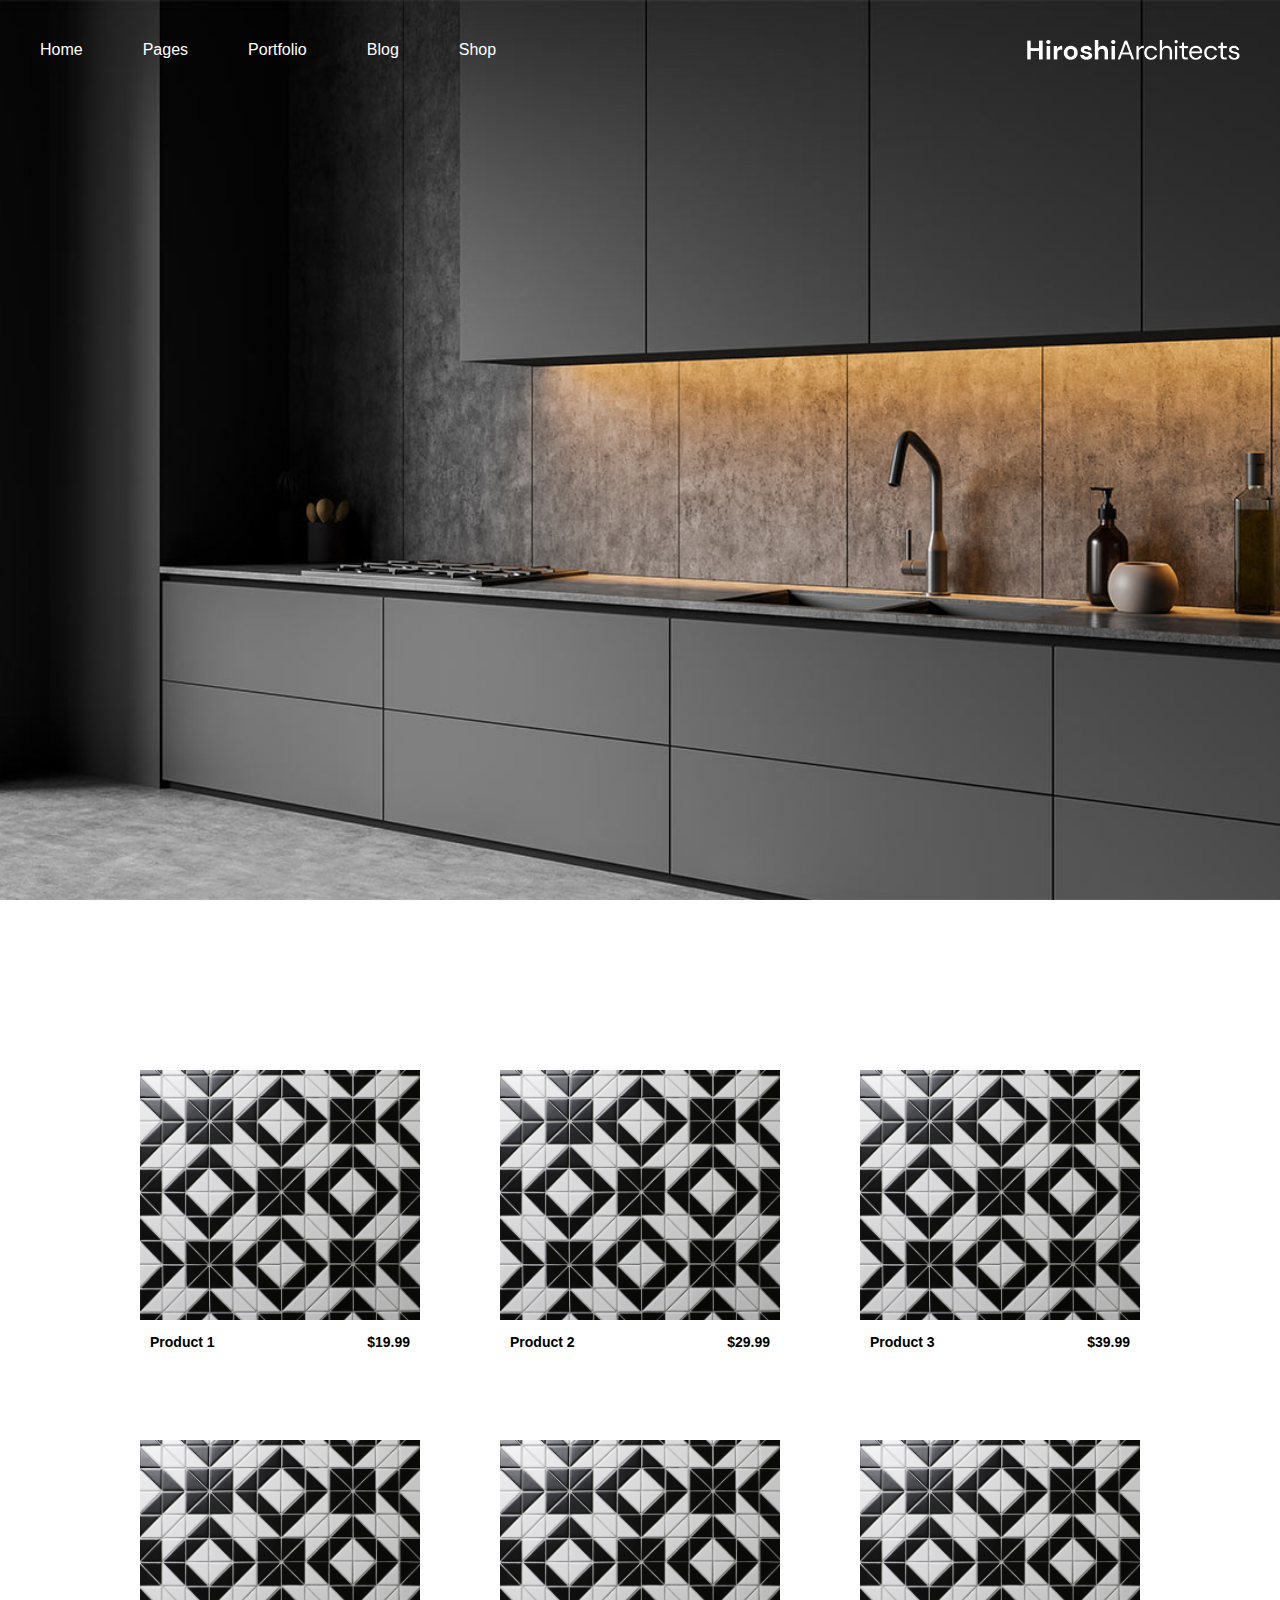
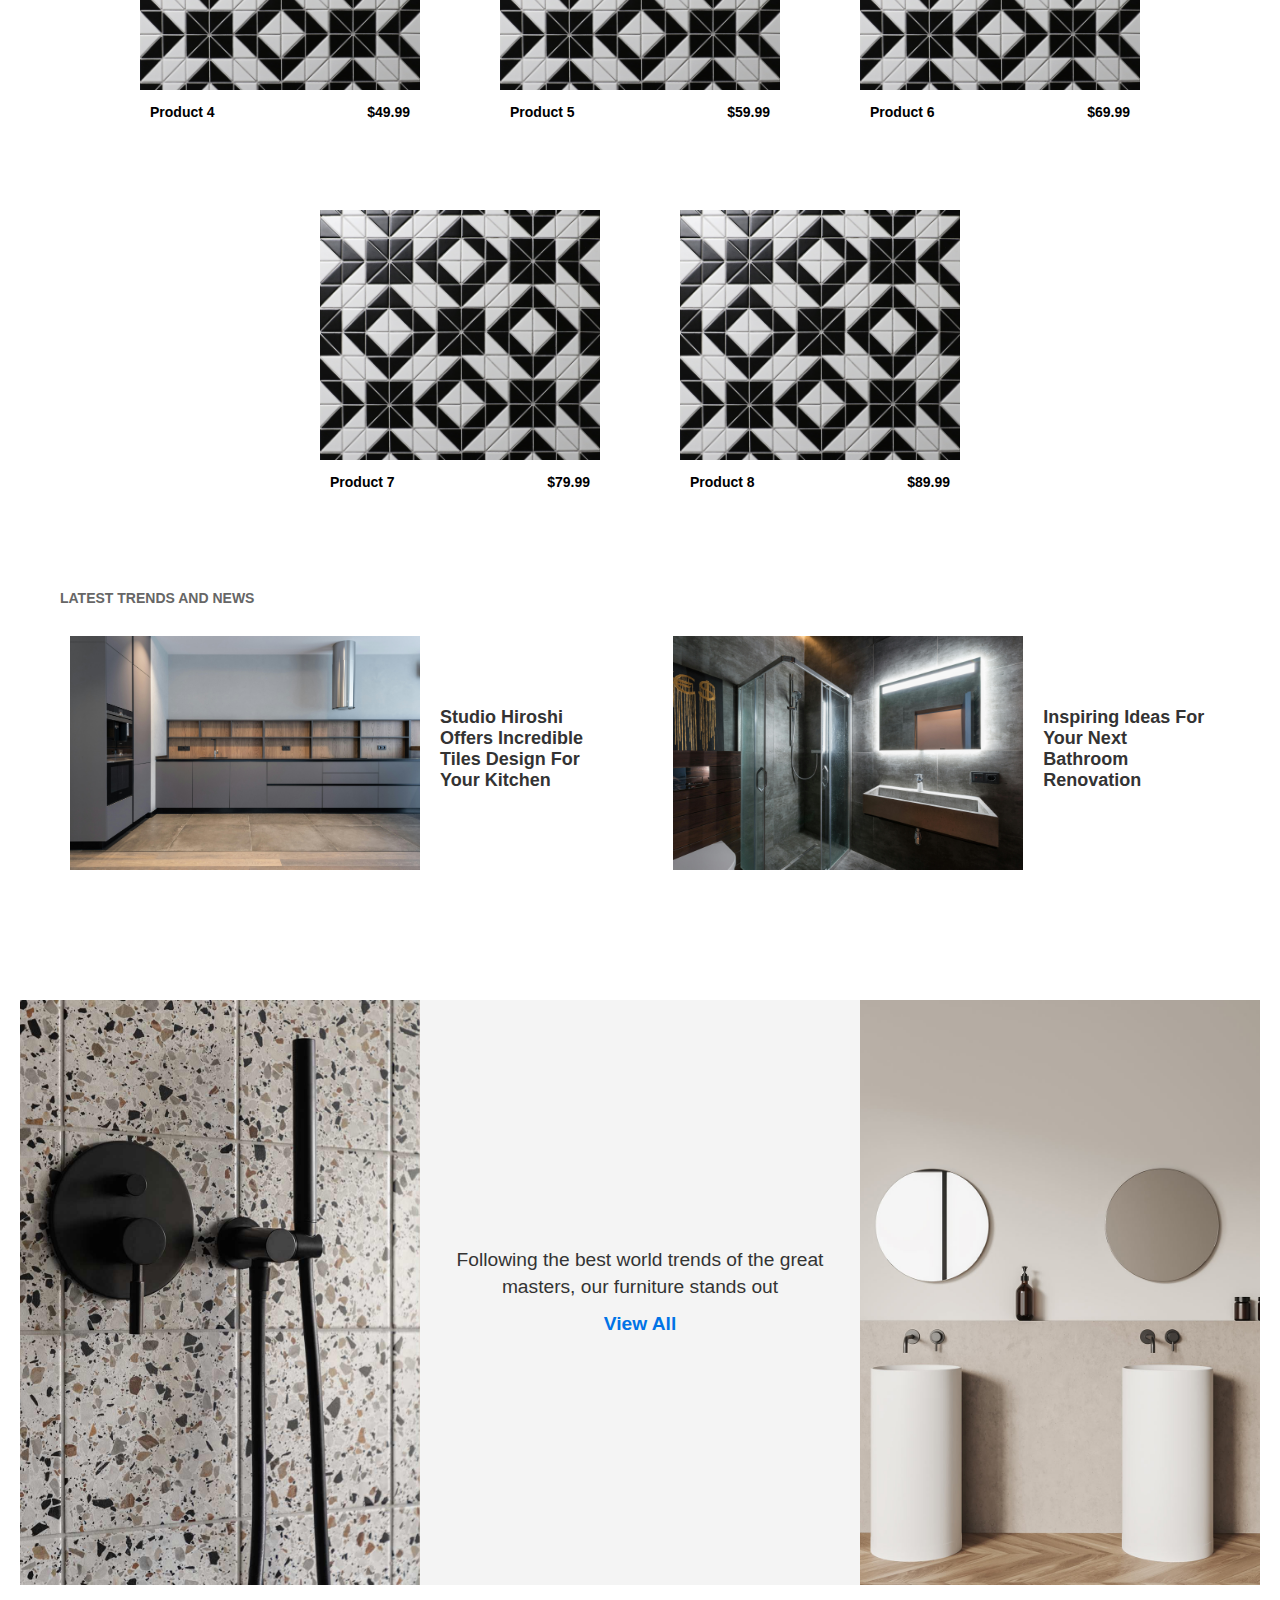
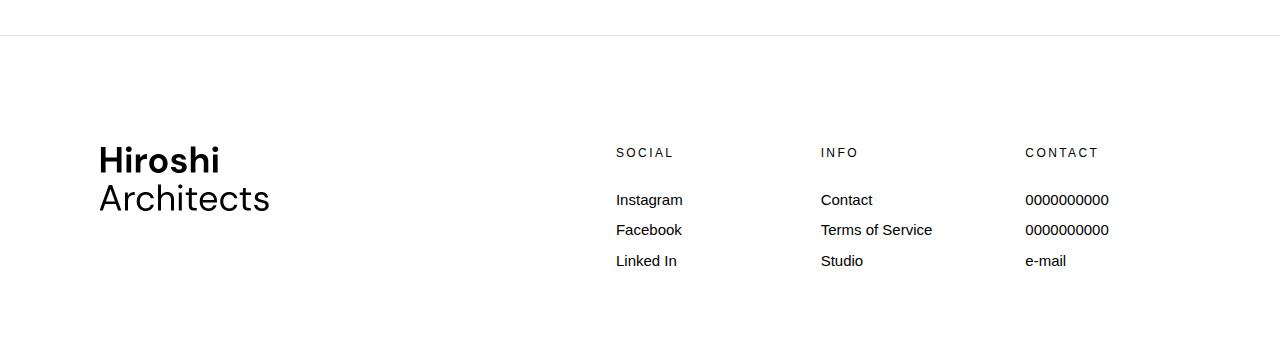
<file: pages/tiles.html>
<!DOCTYPE html>
<html lang="en">
  <head>
    <meta charset="UTF-8" />
    <meta name="viewport" content="width=device-width, initial-scale=1.0" />
    <title>Document</title>
    <link rel="stylesheet" href="./tiles.css" />
  </head>
  <body>
    <header>
      <div class="nav">
        <div class="nav-main-container">
          <div class="nav-items">
            <ul class="nav-list">
              <li class="home">
                <a href="../index.html">Home</a>
                <ul class="sub-list">
                  <li><a href="">home</a></li>
                  <li><a href="">home</a></li>
                  <li><a href="">home</a></li>
                  <li><a href="">home</a></li>
                  <li><a href="">home</a></li>
                </ul>
              </li>
              <li>
                <a href="">Pages</a>
                <ul class="sub-list">
                  <li><a href="">home</a></li>
                  <li><a href="">home</a></li>
                  <li><a href="">home</a></li>
                  <li><a href="">home</a></li>
                  <li><a href="">home</a></li>
                </ul>
              </li>
              <li>
                <a href="">Portfolio</a>
                <ul class="sub-list">
                  <li><a href="">home</a></li>
                  <li><a href="">home</a></li>
                  <li><a href="">home</a></li>
                  <li><a href="">home</a></li>
                  <li><a href="">home</a></li>
                </ul>
              </li>
              <li>
                <a href="">Blog</a>
                <ul class="sub-list">
                  <li><a hsref="">home</a></li>
                  <li><a href="">home</a></li>
                  <li><a href="">home</a></li>
                  <li><a href="">home</a></li>
                  <li><a href="">home</a></li>
                </ul>
              </li>
              <li>
                <a href="">Shop</a>
                <ul class="sub-list">
                  <li><a href="">home</a></li>
                  <li><a href="">home</a></li>
                  <li><a href="">home</a></li>
                  <li><a href="">home</a></li>
                  <li><a href="">home</a></li>
                </ul>
              </li>
            </ul>
          </div>
          <div class="nav-heading">
            <a href=""><img src="./img/Hiroshi-logo-white.png" alt="" /> </a>
          </div>
        </div>
      </div>
      <div class="mob-header">
        <div class="nav-mob">
          <a href="">
            <img src="./img/Hiroshi-logo-black-1-1.png" alt="" />
          </a>
          <button onclick="toggleDisplay()">
            <span>
              <svg
                xmlns="http://www.w3.org/2000/svg"
                width="40"
                class="button-svg"
                height="40"
                viewBox="0 0 84 84"
              >
                <path
                  d="M42.5 1a41 41 0 1 1-41 41 41 41 0 0 1 41-41Z"
                  fill="none"
                  stroke="black"
                  stroke-width="2"
                  stroke-dasharray="0"
                  stroke-dashoffset="0"
                ></path>
              </svg>
            </span>
            <span> </span>
          </button>
        </div>
        <div class="nav-contents">
          <ul>
            <li>
              <a href="">
                <span style="color: black">home</span>
              </a>
            </li>
            <li>
              <a href="" onclick="showSubNav();return false">
                <span>pages</span>
              </a>
              <svg
                xmlns="http://www.w3.org/2000/svg"
                xmlns:xlink="http://www.w3.org/1999/xlink"
                width="6.5"
                height="7.5"
                viewBox="0 0 6.5 7.5"
                onclick="showSubNav()"
                id="svg"
              >
                <path d="m6.511 3.76-6.5 3.753V.007Z"></path>
              </svg>
              <div class="sub-dropdown">
                <div class="main-wrapper">
                  <ul class="sub-menu">
                    <li>
                      <a href="">
                        <span>demo</span>
                      </a>
                    </li>
                    <li>
                      <a href="">
                        <span>demo</span>
                      </a>
                    </li>
                    <li>
                      <a href="">
                        <span>demo</span>
                      </a>
                    </li>
                    <li>
                      <a href="">
                        <span>demo</span>
                      </a>
                    </li>
                    <li>
                      <a href="">
                        <span>demo</span>
                      </a>
                    </li>
                    <li>
                      <a href="">
                        <span>demo</span>
                      </a>
                    </li>
                    <li>
                      <a href="">
                        <span>demo</span>
                      </a>
                    </li>
                    <li>
                      <a href="">
                        <span>demo</span>
                      </a>
                    </li>
                  </ul>
                </div>
              </div>
            </li>
            <li>
              <a href="">
                <span>blog</span>
              </a>
            </li>
            <li>
              <a href="">
                <span>landing </span>
              </a>
            </li>
          </ul>
        </div>
      </div>
    </header>
    <hero>
      <div class="section-1">
        <div class="container">
          <div class="wrapper">
            <div class="info-container active">
              <div class="info-contents">
                <div class="heading">
                  <h4>Demo items1</h4>
                </div>
                <div class="text">
                  <p>Demo items</p>
                </div>
              </div>
              <div class="info-contents">
                <div class="heading">
                  <h4>Demo items2</h4>
                </div>
                <div class="text">
                  <p>Demo items</p>
                </div>
              </div>
            </div>
            <div class="image-container-swipper active">
              <img src="./img/home-6-img-1.jpg" alt="" />
            </div>
            <div class="image-container-swipper">
              <img src="./img/home-12-img-1-2048x1152.jpg" alt="" />
            </div>
          </div>
        </div>
      </div>
    </hero>
    <div class="product-container">
      <div class="product-card">
          <img src="./img/tiles1.jpg" alt="Product Image">
          <div class="add-to-cart">+ Add to Cart</div>
          <div class="product-info">
              <div class="product-name">Product 1</div>
              <div class="product-price">$19.99</div>
          </div>
      </div>


      <div class="product-card">
          <img src="./img/tiles1.jpg"  alt="Product Image">
          <div class="add-to-cart">+ Add to Cart</div>
          <div class="product-info">
              <div class="product-name">Product 2</div>
              <div class="product-price">$29.99</div>
          </div>
      </div>

      <div class="product-card">
          <img src="./img/tiles1.jpg"  alt="Product Image">
          <div class="add-to-cart">+ Add to Cart</div>
          <div class="product-info">
              <div class="product-name">Product 3</div>
              <div class="product-price">$39.99</div>
          </div>
      </div>

      <div class="product-card">
          <img src="./img/tiles1.jpg"  alt="Product Image">
          <div class="add-to-cart">+ Add to Cart</div>
          <div class="product-info">
              <div class="product-name">Product 4</div>
              <div class="product-price">$49.99</div>
          </div>
      </div>

      <div class="product-card">
          <img src="./img/tiles1.jpg"  alt="Product Image">
          <div class="add-to-cart">+ Add to Cart</div>
          <div class="product-info">
              <div class="product-name">Product 5</div>
              <div class="product-price">$59.99</div>
          </div>
      </div>

      <div class="product-card">
          <img src="./img/tiles1.jpg"  alt="Product Image">
          <div class="add-to-cart">+ Add to Cart</div>
          <div class="product-info">
              <div class="product-name">Product 6</div>
              <div class="product-price">$69.99</div>
          </div>
      </div>

      <div class="product-card">
          <img src="./img/tiles1.jpg"  alt="Product Image">
          <div class="add-to-cart">+ Add to Cart</div>
          <div class="product-info">
              <div class="product-name">Product 7</div>
              <div class="product-price">$79.99</div>
          </div>
      </div>

      <div class="product-card">
          <img src="./img/tiles1.jpg"  alt="Product Image">
          <div class="add-to-cart">+ Add to Cart</div>
          <div class="product-info">
              <div class="product-name">Product 8</div>
              <div class="product-price">$89.99</div>
          </div>
      </div>
  </div>

      <section class="latest-trends">
        <h2>Latest Trends and News</h2>
        
        <div class="content-row">
            <div class="content-card">
                <img src="./img/tiles2-1.jpg" alt="Kitchen Design">
                <div class="content-info">
                    <h3>Studio Hiroshi Offers Incredible Tiles Design For Your Kitchen</h3>
                    
                </div>
            </div>

            <div class="content-card">
                <img src="./img/tiles2-2.jpg" alt="Bathroom Renovation">
                <div class="content-info">
                    <h3>Inspiring Ideas For Your Next Bathroom Renovation</h3>
                    
                </div>
            </div>
        </div>
    </section>
    <div class="content-wrapper">
      <div class="three-section-container">
          <div class="section image-section">
              <img src="./img/tiles3-1.jpg" alt="Image 1">
          </div>
          <div class="section text-section">
              <p>Following the best world trends of the great masters, our furniture stands out<br>
              <a href="#">View All</a></p>
          </div>
          <div class="section image-section">
              <img src="./img/tiles3-2.jpg" alt="Image 2">
          </div>
      </div>
  </div>
    <footer>
      <div class="footer-top">
        <div class="inner-contents">
          <div class="footer-heading">
            <div class="image-container">
              <a href=""><img src="./img/hiroshi-logo-big-2.webp" alt="" /></a>
            </div>
          </div>
          <div class="grid-items">
            <div class="heading">
              <h6>social</h6>
            </div>
            <p>
              <a href="">Instagram</a>
            </p>
            <p>
              <a href="">Facebook</a>
            </p>
            <p>
              <a href="">Linked In</a>
            </p>
          </div>
          <div class="grid-items">
            <div class="heading">
              <h6>Info</h6>
            </div>
            <p>
              <a href="">Contact</a>
            </p>
            <p>
              <a href="">Terms of Service</a>
            </p>
            <p>
              <a href="">Studio</a>
            </p>
          </div>
          <div class="grid-items">
            <div class="heading">
              <h6>Contact</h6>
            </div>
            <p>
              <a href="">0000000000</a>
            </p>
            <p>
              <a href="">0000000000</a>
            </p>
            <p>
              <a href="">e-mail</a>
            </p>
          </div>
        </div>
      </div>
    </footer>
    <script src="./tile.js"></script>
  </body>
</html>
</file>
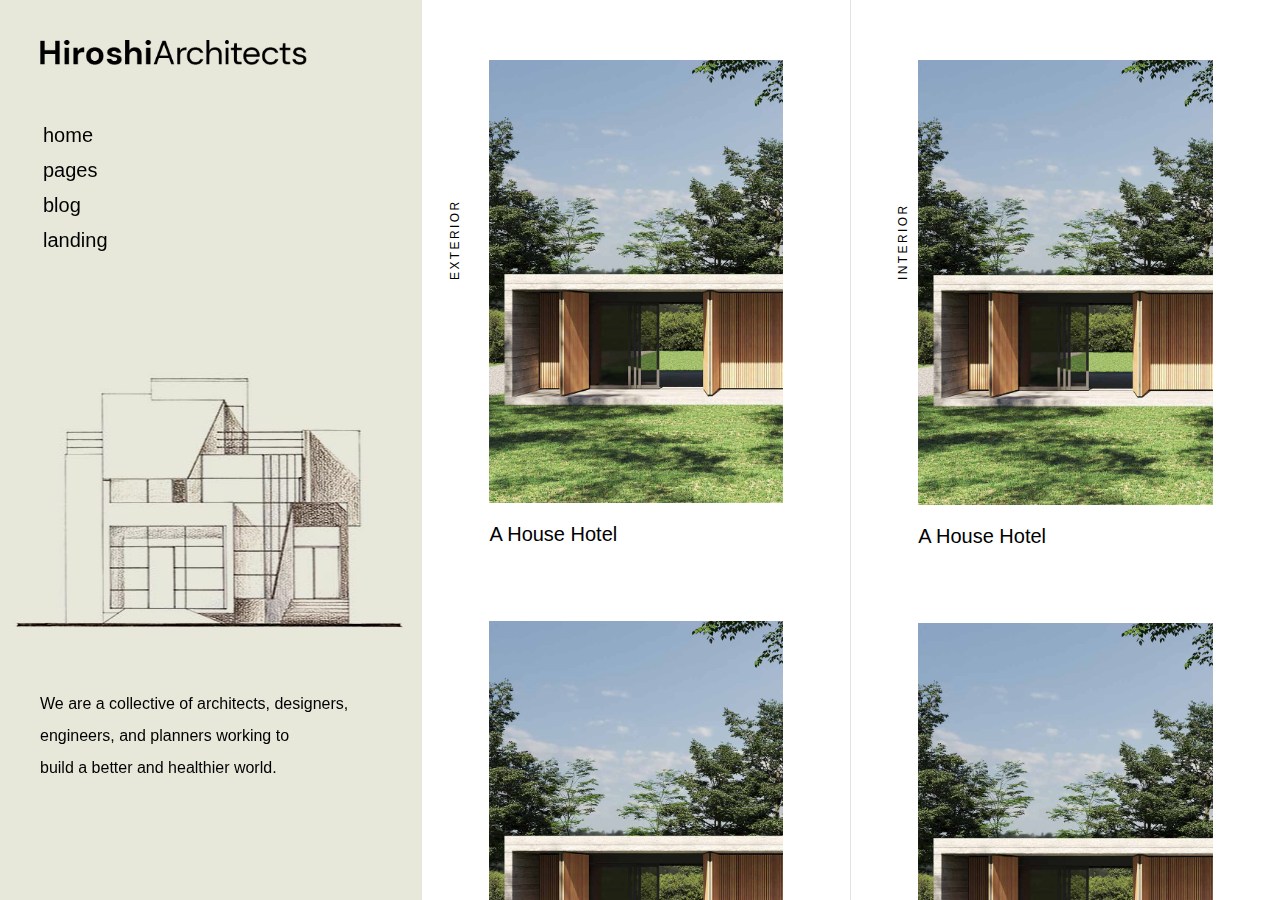
<file: pages/twoColumn.html>
<!DOCTYPE html>
<html lang="en">
  <head>
    <meta charset="UTF-8" />
    <meta name="viewport" content="width=device-width, initial-scale=1.0" />
    <title>Document</title>
    <link rel="stylesheet" href="./twoColumn.css" />
  </head>
  <body>
    <hero>
      <div class="main-section">
        <div class="header-part">
          <div class="main-contents">
            <a href="">
              <img src="./img/Hiroshi-logo-black-1-1.png" alt="" />
            </a>

            <div class="nav-items">
              <ul>
                <li>
                  <a href="">
                    <span>home</span>
                  </a>
                </li>
                <li>
                  <a href="">
                    <span>pages</span>
                  </a>
                </li>
                <li>
                  <a href="">
                    <span>blog</span>
                  </a>
                </li>
                <li>
                  <a href="">
                    <span>landing </span>
                  </a>
                </li>
              </ul>
            </div>
            <div class="header-contents">
              <p>
                We are a collective of architects, designers,
                <br />

                engineers, and planners working to
                <br />
                build a better and healthier world.
              </p>
            </div>
          </div>
        </div>
        <div class="main-section-part">
          <div class="header-mob">
            <div class="nav-mob">
              <a href="">
                <img src="./img/Hiroshi-logo-black-1-1.png" alt="" />
              </a>
              <button onclick="toggleDisplay()">
                <span>
                  <svg
                    xmlns="http://www.w3.org/2000/svg"
                    width="40"
                    class="button-svg"
                    height="40"
                    viewBox="0 0 84 84"
                  >
                    <path
                      d="M42.5 1a41 41 0 1 1-41 41 41 41 0 0 1 41-41Z"
                      fill="none"
                      stroke="black"
                      stroke-width="2"
                      stroke-dasharray="0"
                      stroke-dashoffset="0"
                    ></path>
                  </svg>
                </span>
                <span> </span>
              </button>
            </div>
            <div class="nav-contents">
              <ul>
                <li>
                  <a href="">
                    <span style="color: black">home</span>
                  </a>
                </li>
                <li>
                  <a href="" onclick="showSubNav();return false">
                    <span>pages</span>
                  </a>
                  <svg
                    xmlns="http://www.w3.org/2000/svg"
                    xmlns:xlink="http://www.w3.org/1999/xlink"
                    width="6.5"
                    height="7.5"
                    viewBox="0 0 6.5 7.5"
                    onclick="showSubNav()"
                    id="svg"
                  >
                    <path d="m6.511 3.76-6.5 3.753V.007Z"></path>
                  </svg>
                  <div class="sub-dropdown">
                    <div class="main-wrapper">
                      <ul class="sub-menu">
                        <li>
                          <a href="">
                            <span>demo</span>
                          </a>
                        </li>
                        <li>
                          <a href="">
                            <span>demo</span>
                          </a>
                        </li>
                        <li>
                          <a href="">
                            <span>demo</span>
                          </a>
                        </li>
                        <li>
                          <a href="">
                            <span>demo</span>
                          </a>
                        </li>
                        <li>
                          <a href="">
                            <span>demo</span>
                          </a>
                        </li>
                        <li>
                          <a href="">
                            <span>demo</span>
                          </a>
                        </li>
                        <li>
                          <a href="">
                            <span>demo</span>
                          </a>
                        </li>
                        <li>
                          <a href="">
                            <span>demo</span>
                          </a>
                        </li>
                      </ul>
                    </div>
                  </div>
                </li>
                <li>
                  <a href="">
                    <span>blog</span>
                  </a>
                </li>
                <li>
                  <a href="">
                    <span>landing </span>
                  </a>
                </li>
              </ul>
            </div>
          </div>
        </div>
        <div class="main-content-container">
          <div class="container">
            <div class="left">
              <div class="scroll-container">
                <div class="scroll-heading"></div>
                <div class="scroll-contents">
                  <article>
                    <div class="article-main">
                      <div class="article-img">
                        <div class="main-image">
                          <img src="./img/h11-port-img-01.jpg" alt="" />
                        </div>
                        <div class="hover-image">
                          <img src="./img/h11-port-img-01-hover.jpg" alt="" />
                        </div>
                      </div>
                      <div class="article-heading">
                        <h5>
                          <a href="">A House Hotel</a>
                        </h5>
                      </div>
                    </div>
                  </article>
                  <article>
                    <div class="article-main">
                      <div class="article-img">
                        <div class="main-image">
                          <img src="./img/h11-port-img-01.jpg" alt="" />
                        </div>
                        <div class="hover-image">
                          <img src="./img/h11-port-img-01-hover.jpg" alt="" />
                        </div>
                      </div>
                      <div class="article-heading">
                        <h5>
                          <a href="">A House Hotel</a>
                        </h5>
                      </div>
                    </div>
                  </article>
                  <article>
                    <div class="article-main">
                      <div class="article-img">
                        <div class="main-image">
                          <img src="./img/h11-port-img-01.jpg" alt="" />
                        </div>
                        <div class="hover-image">
                          <img src="./img/h11-port-img-01-hover.jpg" alt="" />
                        </div>
                      </div>
                      <div class="article-heading">
                        <h5>
                          <a href="">A House Hotel</a>
                        </h5>
                      </div>
                    </div>
                  </article>
                  <article>
                    <div class="article-main">
                      <div class="article-img">
                        <div class="main-image">
                          <img src="./img/h11-port-img-01.jpg" alt="" />
                        </div>
                        <div class="hover-image">
                          <img src="./img/h11-port-img-01-hover.jpg" alt="" />
                        </div>
                      </div>
                      <div class="article-heading">
                        <h5>
                          <a href="">A House Hotel</a>
                        </h5>
                      </div>
                    </div>
                  </article>
                  <article>
                    <div class="article-main">
                      <div class="article-img">
                        <div class="main-image">
                          <img src="./img/h11-port-img-01.jpg" alt="" />
                        </div>
                        <div class="hover-image">
                          <img src="./img/h11-port-img-01-hover.jpg" alt="" />
                        </div>
                      </div>
                      <div class="article-heading">
                        <h5>
                          <a href="">A House Hotel</a>
                        </h5>
                      </div>
                    </div>
                  </article>
                </div>
              </div>
            </div>
            <div class="right">
              <div class="scroll-container">
                <div class="scroll-heading"></div>
                <div class="scroll-contents">
                  <article>
                    <div class="article-main">
                      <div class="article-img">
                        <div class="main-image">
                          <img src="./img/h11-port-img-01.jpg" alt="" />
                        </div>
                        <div class="hover-image">
                          <img src="./img/h11-port-img-01-hover.jpg" alt="" />
                        </div>
                      </div>
                      <div class="article-heading">
                        <h5>
                          <a href="">A House Hotel</a>
                        </h5>
                      </div>
                    </div>
                  </article>
                  <article>
                    <div class="article-main">
                      <div class="article-img">
                        <div class="main-image">
                          <img src="./img/h11-port-img-01.jpg" alt="" />
                        </div>
                        <div class="hover-image">
                          <img src="./img/h11-port-img-01-hover.jpg" alt="" />
                        </div>
                      </div>
                      <div class="article-heading">
                        <h5>
                          <a href="">A House Hotel</a>
                        </h5>
                      </div>
                    </div>
                  </article>
                  <article>
                    <div class="article-main">
                      <div class="article-img">
                        <div class="main-image">
                          <img src="./img/h11-port-img-01.jpg" alt="" />
                        </div>
                        <div class="hover-image">
                          <img src="./img/h11-port-img-01-hover.jpg" alt="" />
                        </div>
                      </div>
                      <div class="article-heading">
                        <h5>
                          <a href="">A House Hotel</a>
                        </h5>
                      </div>
                    </div>
                  </article>
                  <article>
                    <div class="article-main">
                      <div class="article-img">
                        <div class="main-image">
                          <img src="./img/h11-port-img-01.jpg" alt="" />
                        </div>
                        <div class="hover-image">
                          <img src="./img/h11-port-img-01-hover.jpg" alt="" />
                        </div>
                      </div>
                      <div class="article-heading">
                        <h5>
                          <a href="">A House Hotel</a>
                        </h5>
                      </div>
                    </div>
                  </article>
                  <article>
                    <div class="article-main">
                      <div class="article-img">
                        <div class="main-image">
                          <img src="./img/h11-port-img-01.jpg" alt="" />
                        </div>
                        <div class="hover-image">
                          <img src="./img/h11-port-img-01-hover.jpg" alt="" />
                        </div>
                      </div>
                      <div class="article-heading">
                        <h5>
                          <a href="">A House Hotel</a>
                        </h5>
                      </div>
                    </div>
                  </article>
                </div>
              </div>
            </div>
          </div>
        </div>
      </div>
    </hero>

    <script src="./twoColumn.js"></script>
  </body>
</html>
</file>
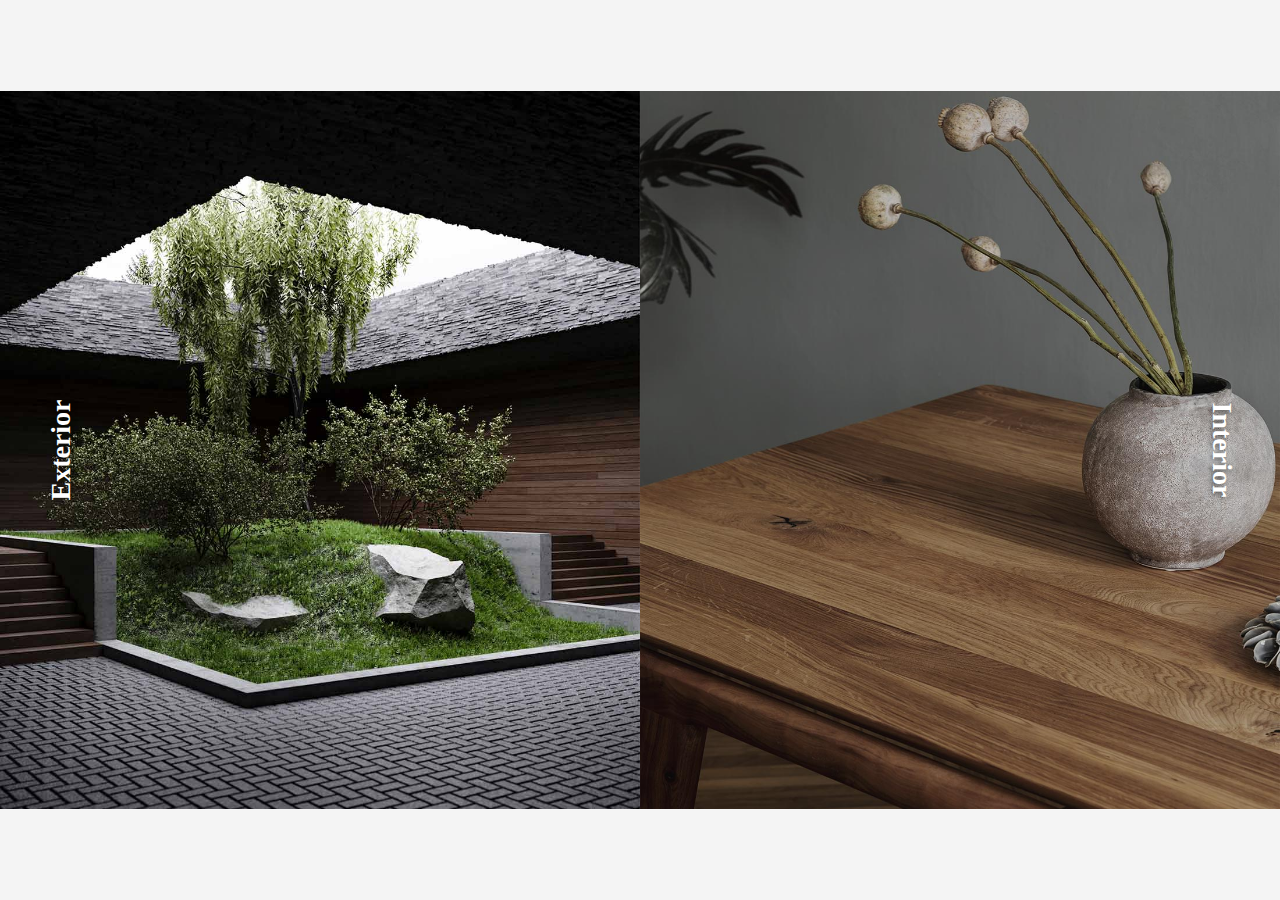
<file: pages/verticalSplit.html>
<!DOCTYPE html>
<html lang="en">
<head>
    <meta charset="UTF-8">
    <meta name="viewport" content="width=device-width, initial-scale=1.0">
    <link rel="stylesheet" href="verticalsplit.css">
    <title>Document</title>
</head>
<body>
    <div class="twowrapper">
        <div class="twomain">
            <div class="twocontainer">
                <div class="twoimage-wrapper">
                    <img src="./img/vert1.jpg" alt="Image 1" class="twohover-effect" />
                    <span class="twovertical-text">Exterior</span>
                </div>
                <div class="twoimage-wrapper">
                    <img src="./img/vert2.jpg" alt="Image 2" class="twohover-effect" />
                    <span class="twovertical-text">Interior</span>
                </div>
            </div>
        </div>
    </div>
</body>
</html>
</file>
<file: pages/furniture.css>
*{
    margin: 0px;
    padding: 0px;
    box-sizing: border-box;
    font-family: "Nunito Sans", sans-serif;
}
.section-1{
width: 100%;
overflow: hidden;
position: relative;
padding: 0px 62px 0px 62px;
height: 100vh;
}
.section-1 .container{
    width: 100%;
    overflow: hidden;
}
.section-1 .container .contents-main .main{
position: relative;
display: flex;
padding: 0 0 48px;
}
.section-1 .container .contents-main .main .info{
    position: absolute;
    z-index: 2;
    height: 100%;
    min-width: 25%;
    min-height: 100px;
}

.section-1 .container .contents-main .main .info .info-container{

    position: absolute;
    opacity: 0;
    transition: opacity .2s ease-out;
    bottom: 484px;
    box-sizing: border-box;
    z-index: 3;
}
.section-1 .container .contents-main .main .info .info-container.active{
opacity: 1;
}
.section-1 .container .contents-main .main .info .info-container .text{
    transform: translateX(50px);
    opacity: 0;
    transition: opacity 0.8s,transform 1s cubic-bezier(.22,.61,.36,1);
}
.section-1 .container .contents-main .main .info .info-container .text h4{
    font-family: "DM Sans", sans-serif;
    font-weight: 400;
    color: #000;
    font-size: 24px;
    line-height: 1.20833em;
    font-weight: 400;
    margin: 25px 0;
}
.section-1 .container .contents-main .main .info .info-container .text h4 a{
    text-decoration: none;
    color: black;
}
.section-1 .container .contents-main .main .info .info-container .sub-text{
    transform: translateX(-50px);
    opacity: 0;
    transition: opacity 0.8s,transform 1s cubic-bezier(.22,.61,.36,1);
}
.section-1 .container .contents-main .main .info .info-container.active .sub-text{
    transform: translateX(0px);
    opacity: 1;
}
.section-1 .container .contents-main .main .info .info-container.active .text{
    transform: translateX(0px);
    opacity: 1;
}
.section-1 .container .contents-main .main .info .info-container .sub-text a{
    text-decoration: none;
    font-size: 12px;
    line-height: 1.16667em;
    font-weight: 400;
    text-transform: uppercase;
    letter-spacing: .2em;
    font-family: "DM Sans", sans-serif;
    color: black;
}
.section-1 .container .contents-main .main .images{
    width: 100%;
    box-sizing: border-box;
}
.section-1 .container .contents-main .main .images .main-wrapper{
    height: 100%;
    overflow: hidden;
    box-sizing: border-box;
}
.section-1 .container .contents-main .main .images .main-wrapper .wrapper{
    height: 100%;
    width: 100%;
    display: flex;
    transition-property: transform;
    box-sizing: border-box;
}
.section-1 .container .contents-main .main .images .main-wrapper .wrapper .wrapper-container{
    width: 100%;
    height: 100%;
    flex-shrink: 0;
    transition-property: transform;
    position: relative;
    transition-duration: 100ms;
    opacity: 1;
    clip-path: inset(1px);
    z-index: 1;
}
.section-1 .container .contents-main .main .images .main-wrapper .wrapper .wrapper-container.active{
    opacity: 1;
    z-index: 2;
}

.section-1 .container .contents-main .main .images .main-wrapper .wrapper .wrapper-container .image-wrapper{
    display: flex;
    align-items: flex-end;
    height: 100%;

}

.section-1 .container .contents-main .main .images .main-wrapper .wrapper .wrapper-container .image-wrapper .secondary{
    width: calc(25% + 8px);
    margin-right: 8px;
    overflow: hidden;
}
.section-1 .container .contents-main .main .images .main-wrapper .wrapper .wrapper-container.active .image-wrapper .secondary img{
    animation: lazy-image 1.3s cubic-bezier(.25,.46,.45,.94) forwards;
}
.section-1 .container .contents-main .main .images .main-wrapper .wrapper .wrapper-container .image-wrapper .secondary img{
    height: 100%;
    width: 100%;
    object-fit: cover;
    
}

.section-1 .container .contents-main .main .images .main-wrapper .wrapper .wrapper-container .image-wrapper .main-image-container{
    width: calc(75% - 8px);
    height: 100%;
    overflow: hidden;
}
.section-1 .container .contents-main .main .images .main-wrapper .wrapper .wrapper-container.active .image-wrapper .main-image-container img{
    animation: lazy-image 1.3s cubic-bezier(.25,.46,.45,.94) forwards;
}
.section-1 .container .contents-main .main .images .main-wrapper .wrapper .wrapper-container .image-wrapper .main-image-container img{
    height: 100%;
    width: 100%;
    object-fit: cover;
    
}

@keyframes lazy-image {
    0% {
        -webkit-clip-path: inset(0 100% 0 0);
        clip-path: inset(0 100% 0 0);
        transform: translateX(-100px);
    }
    100% {
        -webkit-clip-path: inset(0 0 0 0);
        clip-path: inset(0 0 0 0);
        transform: translateX(0);
    }
}
.randpadamcontainer {
    display: flex;
    align-items: center;
    flex-wrap: wrap;
    gap: 50px;
    max-width: 100vw;
    justify-content: center;
    margin: 20px auto;
  }
  
  .randpadamimages {
    position: relative;
    overflow: hidden;
    width: 50%;
    height: auto;
    text-align: center;
    transition: transform 0.3s ease;
  }
  
  .randpadamimages img {
    width: 100%;
    height: auto;
    object-fit: contain;
    transition: opacity 0.3s ease;
  }
  
  .photo-grid-container {
    display: flex;
    justify-content: center; /* Center the grid horizontally */
    align-items: center; /* Center the grid vertically */
    min-height: 100vh; /* Ensure full-page vertical centering */
  }
  
  .photo-grid {
    display: grid;
    grid-template-columns: 2fr 1fr 1fr; /* Three columns */
    grid-template-rows: 1fr 1fr; /* Two equal-height rows */
    gap: 0; /* No spacing between cards */
    width: 90%;
    max-width: 1200px;
  }
  
  .product-card {
    position: relative;
    background-color: #fff;
    text-align: center;
    overflow: hidden;
  }
  
  .product-card img {
    width: 100%;
    height: 100%; /* Ensure image fills the card */
    object-fit: cover; /* Ensure image scales proportionally */
    transition: opacity 0.3s ease;
  }
  
  .product-card h3,
  .product-card p {
    position: absolute;
    color:black;
    padding: 5px 10px;
    margin: 0;
    font-size: small;
  }
  
  .product-card h3 {
    bottom: 10px;
    left: 10px; /* Positioned at the bottom-left */
  }
  
  .product-card p {
    bottom: 10px;
    right: 10px; /* Positioned at the bottom-right */
  }
  
  .product-card .add-to-cart {
    position: absolute;
    top: 50%;
    left: 50%;
    transform: translate(-50%, -50%);
    background-color: #333;
    color: #fff;
    padding: 10px 20px;
    border: none;
    cursor: pointer;
    display: none;
  }
  
  .product-card:hover img {
    opacity: 0.3;
  }
  
  .product-card:hover .add-to-cart {
    display: block;
  }
  
  /* Large Card Styling */
  .large-card {
    grid-column: 1 / 2; /* Occupies the first column */
    grid-row: 1 / 3; /* Spans two rows */
    height: 700px; /* Increase the height of the large card */
  }
  
  /* Small Cards */
  .small-card {
    height: 350px; /* Retain the previous height for small cards */
  }
  
  .small-card:nth-child(2) {
    grid-column: 2 / 3; /* Second column */
    grid-row: 1 / 2; /* First row */
  }
  
  .small-card:nth-child(3) {
    grid-column: 3 / 4; /* Third column */
    grid-row: 1 / 2; /* First row */
  }
  
  .small-card:nth-child(4) {
    grid-column: 2 / 3; /* Second column */
    grid-row: 2 / 3; /* Second row */
  }
  
  .small-card:nth-child(5) {
    grid-column: 3 / 4; /* Third column */
    grid-row: 2 / 3; /* Second row */
  }
  /* Styling for the new content section */
  .content-container {
    display: flex;
    justify-content: space-between;
    align-items: center;
    margin: 50px auto;
    padding: 20px;
    max-width: 1200px;
    background-color: #f5f5f5;
  }
  
  .content-text {
    flex: 1; /* Text takes up one portion */
    padding-right: 20px;
  }
  
  .content-text h4 {
    font-family: "DM Sans", sans-serif;
    font-weight: 400;
    color: #000;
    font-size: 24px;
    line-height: 1.20833em;
    font-weight: 400;
    margin: 25px 0;
    -ms-word-wrap: break-word;
    word-wrap: break-word;
  }
  
  
  .content-image {
    flex: 1; /* Image takes up one portion */
    text-align: right;
  }
  
  .content-image img {
    height: auto;
    width: 650px;
  }
@media (max-width:1366px){
    .section-1 .container .contents-main .main{
    max-height: 80vh;
    }
    .section-1 .container .contents-main .main .info .info-container{
        bottom: 0;
    }
    .section-1 .container .contents-main .main .info{
        height: 48%;
    }
    .randpadamimages {
        width: 100%;
      }
    
      .photo-grid {
        width: 95%;
        max-width: 1000px;
      }
      .large-card {
        height: 600px;
      }
      .small-card {
        height: 300px;
      }
      .content-image img {
        width: 100%;
        max-width: 500px;
      }
}
@media (max-width: 992px) {
    .photo-grid {
      grid-template-columns: 1fr 1fr; /* Two-column layout */
      grid-template-rows: auto;
    }
    
    .large-card {
      grid-column: 1 / 3; /* Large card spans two columns */
      grid-row: 1 / 2;
      height: 500px;
    }
    
    .small-card {
      grid-column: span 1;
      height: 250px;
    }
  
    .content-container {
      flex-direction: column;
      text-align: center;
    }
  
    .content-text {
      padding-right: 0;
      margin-bottom: 20px;
    }
  
    .content-image img {
      width: 90%;
      max-width: 400px;
    }

  }
@media (max-width:769px){
    .section-1{
        padding: 0px 25px;
    }
.section-1 .container .contents-main .main .images .main-wrapper .wrapper .wrapper-container .image-wrapper .secondary{
    display: none;
}
.section-1 .container .contents-main .main .images .main-wrapper .wrapper .wrapper-container .image-wrapper .main-image-container{
    width: 100%;
}
.section-1 .container .contents-main .main .info{
    position: relative;
    min-width: 100%;
}
.section-1 .container .contents-main .main{
    max-height: auto;
    flex-direction: column;
    }
    .photo-grid {
        grid-template-columns: 1fr; /* Single column layout */
        grid-template-rows: auto;
      }
      
      .large-card, .small-card {
        grid-column: 1 / 2;
        height: auto;
      }
      
      .product-card h3, .product-card p {
        font-size: smaller;
      }
    
      .content-image img {
        width: 100%;
        max-width: 350px;
      }

}
@media (max-width: 480px) {
    .photo-grid {
      width: 100%;
    }
    
    .product-card h3, .product-card p {
      font-size: x-small;
    }
  
    .content-container {
      padding: 10px;
    }
  
    .content-text h4 {
      font-size: 20px;
    }
  
    .content-image img {
      width: 100%;
      max-width: 300px;
    }
  }
</file>
<file: pages/horizontal.css>
* {
    margin: 0;
    padding: 0;
    box-sizing: border-box;
    font-family: "Nunito Sans", sans-serif; 
  }


.section-2 {
    margin-top: 0px;
    margin-bottom: 0px;
    padding: 114px 0px 136px 0px;
    position: relative;
    box-sizing: border-box;
    overflow: hidden;
    background-color: #a9b1ab;
    height: 100vh;
    display: flex;
    justify-content: center;
    align-items: center;
  }
  .section-2 .container .main-contents {
    padding: 0px 0px 0px 100px;
  }
  .section-2 .container .main-contents .contents {
    width: 100%;
    display: flex;
    flex-direction: column;
  }
  .section-2 .container .main-contents .contents .slider {
    box-sizing: border-box;
    overflow: hidden;
  }
  .section-2 .container .main-contents .contents .slider .wrapper {
    position: relative;
    width: 100%;
    height: 100%;
    z-index: 1;
    display: flex;
    transition-property: transform;
    transition-duration: 1000ms;
    gap: 2px;
  }
  .section-2 .container .main-contents .contents .slider .wrapper .carousel-div {
    height: 475.02px;
    width: 20%;
    flex-shrink: 0;
    transition: all 0.6s ease !important;
    filter: grayscale(100%);
  }
  .section-2
    .container
    .main-contents
    .contents
    .slider
    .wrapper
    .carousel-div
    .carousel-sub
    img {
    height: 100%;
    width: 100%;
    object-fit: cover;
  }
  .section-2
    .container
    .main-contents
    .contents
    .slider
    .wrapper
    .carousel-div
    .carousel-sub{
        position: relative;
    }
  .section-2
    .container
    .main-contents
    .contents
    .slider
    .wrapper
    .carousel-div.active {
    width: 46%;
    height: 381px;
    filter: grayscale(0);
  }
  .slider-index {
    margin-bottom: 50px;
    margin-top: 10px;
    width: 90%;
    display: flex;
    justify-content: space-between;
  }
  .slider-index .button-items {
    display: inline-flex;
    height: 30px;
    width: 100px;
  }
  .slider-index .button-items img{
    height: 100%;
    width: 100%;
    object-fit: cover;
  }
  .slider-index .button-items button{
    border: none;
    background-color: transparent;
    margin-left: 10px;
  }
  .section-2
  .container
  .main-contents
  .contents
  .slider
  .wrapper
  .carousel-div
  .carousel-sub .info{
    position: absolute;
    bottom: 0;
    padding: 30px 38px;
    opacity: 0;
    z-index: 4;
    transition: opacity .2s ease-out;
    transition-delay: .3s;
    left: 0;
  }
  .section-2
  .container
  .main-contents
  .contents
  .slider
  .wrapper
  .carousel-div
  .carousel-sub .info .text .heading{
    transform: translateX(-50px);
    opacity: 0;
    transition: opacity .6s .4s, transform .8s cubic-bezier(.22,.61,.36,1) .4s;
    
  }
  .section-2
  .container
  .main-contents
  .contents
  .slider
  .wrapper
  .carousel-div
  .carousel-sub .info .text .heading h4{
    font-family: "DM Sans", sans-serif;
    font-weight: 400;
    color: white;
    font-size: 24px;
    line-height: 1.20833em;
    font-weight: 400;
  }
  .section-2
  .container
  .main-contents
  .contents
  .slider
  .wrapper
  .carousel-div
  .carousel-sub .info .text .description{
    transform: translateX(50px);
    opacity: 0;
    z-index: 10;
    transition: opacity .6s .4s, transform .8s cubic-bezier(.22,.61,.36,1) .4s;
  }
  .section-2
  .container
  .main-contents
  .contents
  .slider
  .wrapper
  .carousel-div
  .carousel-sub .info .text .description span{
    font-family: "DM Sans", sans-serif;
    font-weight: 400;
    color: white;
    font-size: 15px;
    line-height: 1.20833em;
    font-weight: 400;
  }
  .section-2
    .container
    .main-contents
    .contents
    .slider
    .wrapper
    .carousel-div.active .carousel-sub .info{
        opacity: 1;
        
      }
  .section-2
    .container
    .main-contents
    .contents
    .slider
    .wrapper
    .carousel-div.active .carousel-sub .info .text .heading{
        transform: translateX(0px);
        opacity: 1;
    }
    

    .section-2
    .container
    .main-contents
    .contents
    .slider
    .wrapper
    .carousel-div.active .carousel-sub .info .text .description{
        transform: translateX(0px);
        opacity: 1;
    }


    @media (max-width:1050px) {
        .section-2
        .container
        .main-contents
        .contents
        .slider
        .wrapper
        .carousel-div {
        height: 275px;
        width: 25%;
      }
      .section-2
      .container
      .main-contents
      .contents
      .slider
      .wrapper
      .carousel-div.active {
      width: 46%;
      height: 281px;
    }
    }
    @media (max-width: 880px) {
        .section-2 .container .main-contents {
            padding-left: 20px;
          }
    }
    @media (max-width: 769px) {
        .section-2
        .container
        .main-contents
        .contents
        .slider
        .wrapper
        .carousel-div.active {
        height: auto;
      }
      .section-2
      .container
      .main-contents
      .contents
      .slider
      .wrapper
      .carousel-div.active {
      width: 100%;
      height: auto;
    }
    .section-2
    .container
    .main-contents
    .contents
    .slider
    .wrapper
    .carousel-div {
    width: 100%;
    height: auto;
    padding-right: 20px;
  }
    }
</file>
<file: pages/interior.css>
*{
    margin: 0;
    padding: 0;
    box-sizing: border-box;
    font-family: "Nunito Sans", sans-serif;
}
/* nav */
.nav .nav-main-container{
    width: 100%;
    padding: 0px 10px;
    margin: auto;
    display: flex;
    align-items: center;
    justify-content: space-between;
    height: 100px;
    position: absolute;
    top: 0;
    left: 0;
    z-index: 999;
  }
  .nav-items {
    width: 30%;
  }
  .nav-list {
    list-style: none;
    display: flex;
  }
  .nav-items ul li {
    padding: 30px;
    display: inline-block;
  }
  .nav-items ul li a {
    color: black;
    text-decoration: none;
  }
  .nav-heading {
    display: flex;
    align-items: center;
    padding-right: 30px;
  }
  .nav-heading a{
    height: 20px;
  }
  .nav-heading a img{
    height: 100%;
    width: 100%;
    object-fit: cover;
  }
  .circle {
    height: 30px;
    width: 30px;
    border-radius: 100%;
    border: solid 1px white;
    background-color: transparent;
  }
  .sub-list {
    position: absolute;
    top: 70px;
    box-shadow: 0 20px 45px #00000020;
    display: block;
    flex-direction: column;
    list-style: none;
    width: 200px;
    opacity: 0;
    visibility: hidden;
    transition: opacity 1s ease;
    background-color: white;
  }
  .nav-items ul li:hover .sub-list {
    opacity: 1;
    visibility: visible;
    box-shadow: 0 20px 45px #00000020;
    top: 70px;
    z-index: 11;
  }
  .nav-items .sub-list a {
    color: black;
  }
  /* mob nav */
  .mob-header{
    position: relative;
    z-index: 999;
  }
  .mob-header .nav-mob{
    width: 100%;
    height: 70px;
    display: flex;
    justify-content: space-between;
    align-items: center;
    padding: 0 7%;
  }
  .mob-header .nav-mob a{
    height: 18px;
  }
  .mob-header .nav-mob a img{
    height: 100%;
    width: 100%;
    object-fit: cover;
  }
  .mob-header .nav-mob .button-svg{
    stroke-miterlimit: 10;
    transform: rotate(-80deg);
    transition: transform 1.6s;
  }
  .mob-header .nav-mob .button-svg path{
    stroke-dasharray: 265;
    stroke-dashoffset: 530;
    transition: stroke-dashoffset 1.6s
  }
  .mob-header .nav-mob button{
    background-color: transparent;
    border: none;
  }
  .mob-header .nav-mob button:hover .button-svg{
    transform: rotate(80deg) translateZ(0)
  }
  .mob-header .nav-mob button:hover .button-svg path{
    stroke-dashoffset: 0;
  }
  
  
  .mob-header .nav-contents{
    position: absolute;
    top: 100%;
    left: 0;
    width: 100%;
    max-height: calc(100vh - 70px);
    background-color: #fff;
    border-bottom: 1px solid #e3e3e3;
    padding: 0;
    margin: 0;
    overflow-x: hidden;
    overflow-y: scroll;
    z-index: 10;
    opacity: 0;
    /* transform: translateY(-250px); */
    visibility: hidden;
    transition: transform 2s ease-in-out, visibility 0s 2s,
  
  }
  .mob-header .nav-contents.active {
    opacity: 1;
    transform: translateY(0px);
    visibility: visible;
    transition: transform 2s ease-in-out, opacity 2s ease-in-out, visibility 0s;
  }
  .mob-header .nav-contents ul{
    padding-left: 7%;
    padding-right: 7%;
    padding-top: 30px;
    padding-bottom: 30px;
    position: relative;
    list-style: none;
  }
  .mob-header .nav-contents ul li{
    padding: 6px 0px;
    position: relative;
  }
  .mob-header .nav-contents ul li a{
    cursor: pointer;
    text-decoration: none;
    font-size: 18px;
    color: black
  }
  .mob-header .nav-contents ul li svg{
    position: absolute;
    top: 1px;
    right: 0;
    width: 7px;
    height: auto;
    color: black;
    z-index: 9;
    cursor: pointer;
    transform: rotate(0);
    transition: transform .2s ease-out, color .2s ease-out;
  }
  .mob-header .nav-contents .sub-dropdown {
      
    max-height: 0;
    overflow: hidden;
    transition: max-height 0.5s ease-in-out;
  }
  .mob-header .nav-contents .sub-dropdown.active {
    max-height: 500px;
  }
  .mob-header .nav-contents .sub-dropdown .main-wrapper .sub-menu{
    margin-left: 1px;
    padding-top: 10px;
    padding-left: 5%;
    padding-bottom: 10px;
  }
  
  
  

.main{
    position: relative;
    overflow: hidden;
}

hero{
    position: relative;
}

.main-container{
    width: 100%;
    position: relative;
}
.sub-container{
    position: fixed;
    top: 0;
    left: 0;
    width: 100%;
    height: 100vh;
    z-index: -1;
    opacity: 1;
    visibility: visible;
    transition: background-color .5s, opacity .3s ease, visibility .3s ease;
    background-color: rgb(169, 177, 171);
}
.section-1{
    position: relative;
    display: flex;
    width: 100%;
    vertical-align: top;
    box-sizing: border-box;
    padding: 160px 0px 0px 0px;
}
.section-1 .container-left{
    margin-top: 200px;
width: 35%;
height: 100%;
background-color: transparent;
display: flex;
flex-direction: column;
justify-content: flex-end;
align-items: start;
 padding: 150px 0px 50px 80px;
}
.section-1 .container-right{
    width: 65%;
    position: relative;
    display: block;
    margin-left: auto;
}
.section-1 .container-left a{
    position: relative;
    display: inline-block;
    vertical-align: top;
    width: auto;
    padding: 0 14px 1px;
    margin: 10px 0;
    font-family: "DM Sans", sans-serif;
    font-weight: 400;
    font-size: 36px;
    line-height: 1.13889em;
    font-weight: 400;
    overflow-y: hidden;
    transition: color .2s ease-out, background-color .2s ease-out;
    text-decoration: none;
    color: black;
}
.section-1 .container-left .lazy-tags{
    position: relative;
    display: inline;
    z-index: 2;
}
.section-1 .container-left span:before{
    content:'';
    border-left: 1px solid black;
    position: absolute;
    bottom: 0;
    left: 0px;
    height: 100%;
    transform: scaleY(0);
    transform-origin: bottom;
    transition: transform .5s cubic-bezier(.25,.46,.35,.94), color .2s ease-out;
}
.section-1 .container-left .lazy-tags.active span:before{    
    transform: scaleY(1);
}
.section-1 .container-right .lazy-loading{
    width: 100%;
    height: 100%;
    position: absolute;
    top: 0;
    left: 0;
    background-size: cover;
    background-position: center;
    background-repeat: no-repeat;
}
.section-1 .container-right .lazy-loading.prev{
    z-index: 2;
}
.section-1 .container-right .lazy-loading.active {
    z-index: 5;
    animation: lazyimage 1s cubic-bezier(.25, .46, .45, .94) forwards !important;
}
.change:before{
    content: 'Changed Content';
    color: blue;
}

.section-2{
    width: 100%;
    padding: 120px 0px 188px 100px;
    box-sizing: border-box;
}
.section-2 .container{
    margin-top: 60px;
    width: 100%;
    display: flex;
    position: relative;
}
.section-2 .container .left{
    width: 50%;
}
.section-2 .container .container-right{
    width: 45%;
}
.section-2 .container .left .contents-main{ 
    width: 100%;
    display: flex;
    gap: 10px;
}
.section-2 .container .left .contents-main,article{
    width: 100%;
 }
 .section-2 .container .left .contents-main,article .contents-image{
    max-width: 100%;
    box-sizing: border-box;
    height: auto;
 }
 .section-2 .container .left .contents-image a{
    width: 100%;
 }
 .section-2 .container .left .contents-image a,img{
    object-fit: cover;
    height: auto;
    width: 100%;
 }
 .section-2 .container .left .contents-main,article .contents-descrition{
    margin-top: 21px;
    margin-bottom: 2px;
 }

 .section-2 article:hover .contents-para{
    animation: text 1s forwards cubic-bezier(.22,.61,.36,1);;
 }
 
 .section-2 article:hover .heading{
    animation: textanimation 1s forwards cubic-bezier(.22,.61,.36,1);;
 }
 .h-text{
    font-size: 20px;
    line-height: 1.27778em;
    text-decoration: dashed;
    color: black;
    font-family: "DM Sans", sans-serif;
    font-weight: 400;
    
 }
 .para-text{
    text-decoration: none;
    color: black;
    font-family: "DM Sans", sans-serif;
    font-size: 12px;
    line-height: 1.16667em;
    font-weight: 400;
    text-transform: uppercase;
    letter-spacing: .2em;
    font-family: "DM Sans", sans-serif;
    color: #000;
    
 }
  
.section-3{
    width: 100%;
    background-image: url(img/hoem-6-img-5.jpg);
    background-repeat: no-repeat;
    background-size: cover;
    box-sizing: border-box;
}
.section-3 .container{
    width: 100%;
    padding:33.5% 40% 4% 5%;;
}
.section-3 .container .contents{
    padding: 0px 0px 0px 20px;
    width: 100%;
}
.section-3 .container .contents h3{
    font-family: "DM Sans", sans-serif;
    font-weight: 400;
    color: #000;
    font-size: 36px;
    line-height: 1.13889em;
    font-weight: 400;
    margin: 25px 0;

}
.section-3 .container .contents h3 span{
    color: white;
}
.section-4 .container{
    width: 100%;
    padding: 262px 0px 0px 0px;
    box-sizing: border-box;
}
.section-4 .container .contents{
    width: 100%;
    padding: 0px 80px 0px 80px;
}
.section-4 .container .contents .wrapper-main {
    padding: 0 37px;
    margin: 0 0 74px;
}
.section-4 .container .contents .wrapper-main .wrapper{
    width: 100%;
    display: grid;
    grid-template-columns: 1fr 1fr 1fr 1fr;
    grid-template-areas: "item-1 item-2 item-3 item-4";
    grid-template-rows: 1fr ;
    
    grid-column-gap:30px;
    
}
.section-4 .container .contents .wrapper-main .wrapper .item-1{
    grid-area: item-1;
}
.section-4 .container .contents .wrapper-main .wrapper .item-2{
    grid-area: item-2;
}
.section-4 .container .contents .wrapper-main .wrapper .item-3{
    grid-area: item-3;
}
.section-4 .container .contents .wrapper-main .wrapper .item-4{
    grid-area: item-4;
}
.section-4 .container .contents .wrapper .item-2,.item-4 .image-content{
    margin-top: 85px;
}
.section-4 .container .contents .wrapper .contents-descrition{
    margin-top: 21px;
    margin-bottom: 2px;
}
.section-4 .wrapper div:hover .contents-heading{
    animation: text 1s forwards cubic-bezier(.22,.61,.36,1);;
 }
 .section-4 .wrapper div:hover .contents-para{
    animation: textanimation 1s forwards cubic-bezier(.22,.61,.36,1);;
 }
 .section-5{
    padding: 190px 0px 216px 0px;
    box-sizing: border-box;
 }
.section-5 .container{
    display: flex;
}
.section-5 .container .left{
    padding: 60px 0px 0px 100px;
    width: 50%;
    padding-right: 5%;
    overflow: hidden;
    box-sizing: border-box;
}
.section-5 .container .left .dot-content{
    display: flex;
    align-items: flex-start;
}
.section-5 .container .left .dot-content .dot-container span{
    height: 4px;
    width: 4px;
    border-radius: 50%;
    line-height: 4px;
    display: inline-block;
    background-color: #000;
}
.section-5 .container .left .dot-content .dot-para h6{
    font-family: "DM Sans", sans-serif;
    font-weight: 400;
    color: #000;
    font-size: 12px;
    line-height: 1.16667em;
    font-weight: 400;
    text-transform: uppercase;
    letter-spacing: .2em;
    margin: 25px 0;
}
.section-5 .container .left .dot-content .dot-para h6 span{
    padding-left: 5px;
}
.section-5 .container .left .main-wrapper{
    width: 100%;
}
.section-5 .container .left .main-wrapper .main-contents{
    padding-top: 20px;
}
.section-5 .container .left .main-wrapper .main-contents .contents{
    text-align: left;
}
.section-5 .container .left .main-wrapper .main-contents .contents h2{
font-family: "DM Sans", sans-serif;
    font-weight: 400;
    color: #000;
    font-size: 43px;
    line-height: 1.2em;
    font-weight: 400;
    margin: 25px 0;
    -ms-word-wrap: break-word;
    word-wrap: break-word;
}
.section-5 .container .right{
    width: 50%;
}
.section-5 .container .right .main-right{
    margin: 0px 100px 0px 0px;
    padding: 110px 0px 0px 0px;
}
.section-5 .container .right .main-right .form-main{
    width: 100%;
    margin-top: 15px;
}
.section-5 .container .right .main-right .form-main .name-email{
    display: flex;
    justify-content: space-between;

}
.section-5 .container .right .main-right .form-main .name-email div{
    width: 45%;
}
.section-5 .container .right .main-right .form-main .name-email input{
    position: relative;
    display: inline-block;
    width: 100%;
    vertical-align: top;
    border-radius: 0;
    border-style: solid;
    border-width: 0 0 1px 0;
    box-sizing: border-box;
    cursor: pointer;
    font-family: "DM Sans", sans-serif;
    font-size: 11px;
    font-weight: inherit;
    line-height: 24px;
    letter-spacing: .3em;
    text-transform: uppercase;
    margin: 0 0 11px;
    outline: 0;
    background-color: transparent;
    padding: 15px 0;
    transition: color .2s ease-out, background-color .2s ease-out, border-color .2s ease-out;
}
.section-5 .container .right .main-right .form-main .message{
    width: 100%;
    margin-top: 30px;
}
.section-5 .container .right .main-right .form-main .message textarea{
    position: relative;
    display: inline-block;
    width: 100%;
    vertical-align: top;
    border-radius: 0;
    border-style: solid;
    border-width: 0 0 1px 0;
    box-sizing: border-box;
    cursor: pointer;
    font-family: "DM Sans", sans-serif;
    font-size: 11px;
    font-weight: inherit;
    line-height: 24px;
    letter-spacing: .3em;
    text-transform: uppercase;
    background-color: transparent;
    margin: 0 0 11px;
    outline: 0;
    padding: 15px 0;
    transition: color .2s ease-out, background-color .2s ease-out, border-color .2s ease-out;
}
.section-5 .container .right .main-right .form-main button{
font-family: "Nunito Sans", sans-serif;
    font-size: 16px;
    line-height: 1.6875em;
    font-weight: 400;
    color: #000;
    position: relative;
    display: inline-flex;
    vertical-align: middle;
    width: auto;
    margin: 0;
    text-decoration: none;
    text-transform: lowercase;
    border-radius: 0;
    outline: 0;
    transition: color .2s ease-out, background-color .2s ease-out, border-color .2s ease-out;
    padding: 9px 68px;
    background-color: transparent;
    border: 1px solid black;
    z-index: 1;
    transition-delay: .03s;
    cursor: pointer;
    margin-top: 40px;
} 
.section-5 .container .right .main-right .form-main button span{
    font-family: "Nunito Sans", sans-serif;
  font-size: 16px;
  font-weight: 400;
}
.section-5 .container .right .main-right .form-main button span:after{
    content: "";
    position: absolute;
    top: 0;
    left: 0;
    width: 100%;
    height: 100%;
    pointer-events: none;
    background-color: black;
    transition: transform 0.8s cubic-bezier(0.22, 0.61, 0.36, 1);
    z-index: -1;
    transform-origin: right;
    transform: scaleX(0);
}
.section-5 .container .right .main-right .form-main button:hover span:after {
    transform: scaleX(1);
    transform-origin: left;
  }
.section-5 .container .right .main-right .form-main button:hover span {
    color: white;
  }


footer{
    width: 100%;
    padding-bottom: 60px;    
}
footer .footer-top{
    width: 100%;
    padding-left: 100px;
    padding-right: 100px;
    padding-top: 110px;
    padding-bottom: 10px;
    border-top: 1px solid #e3e3e3;
}
footer .footer-top .inner-contents{
    width: 100%;
    display: flex;
    gap: 50px;
}
footer .footer-top .inner-contents .footer-heading{
    width: 50%;
}
footer .footer-top .inner-contents .image-container img{
width: 170px;
height: 66px;
}
footer .footer-top .inner-contents .grid-items{
    width: 16.6%;
}
footer .footer-top .inner-contents .grid-items .heading h6{
    font-family: "DM Sans", sans-serif;
    font-weight: 400;
    color: #000;
    font-size: 12px;
    line-height: 1.16667em;
    font-weight: 400;
    text-transform: uppercase;
    letter-spacing: .2em;
    margin: 0 0 32px;
}
footer .footer-top .inner-contents .grid-items p{
    margin: 10px 0;
    font-size: 15px;
    font-family: "Nunito Sans", sans-serif;
    line-height: 1.6875em;
    font-weight: 400;
    color: #000;
    margin-top: -5px;
}
footer .footer-top .inner-contents .grid-items p a{
    color: black;
    text-decoration: none;
}
@keyframes lazyimage {
    0% {
        clip-path: inset(0 100% 0 0);
        opacity: 0;
    }
    
    100% {
        clip-path: inset(0 0 0 0);
        opacity: 1;
    }
    
}

@keyframes textanimation {
    0% {
        transform: translateX(0);
        opacity: 1;
    }
    12% {
        opacity: 1;
    }
    
    43% {
        transform: translateX(-40px);
        opacity: 0;
    }
    50% {
        transform: translateX(50px);
    }
    88% {
        opacity: 1;
    }
    100% {
        transform: translateX(0);
    }
    
}
@keyframes text{
    0% {
        transform: translateX(0);
        opacity: 1;
    }
    12% {
        opacity: 1;
    }
    
    43% {
        transform: translateX(50px);
        opacity: 0;
    }
    44% {
        transform: translateX(-40px);
    }
    88% {
        opacity: 1;
    }
    100% {
        transform: translateX(0);
    }
    
}

@media (max-width:1440px) {
    .section-1 .container-left a{
        font-size: 25px;
        line-height: 1.16667em;
    }
    .section-3 .container .contents h3 {
        font-size: 30px;
        line-height: 1.16667em;
    }
    .section-5 .container .left .main-wrapper .main-contents .contents h2 {
        font-size: 32px;
        line-height: 1.16667em;
    }
}
@media (max-width:1024px) {
    .section-1{
        flex-direction: column-reverse;
        padding: 0px;
    }
    .section-1 .container-right{
        height: 60vh;
        margin: 0;
        width: 100%;
    }
    .section-1 .container-left{
        margin: 0;
        padding: 20px 0px 0px 40px;
        width: 100%;
    }
    .section-2{
        margin-top: 0px;
        margin-bottom: 0px;
        padding: 0px 70px 118px 70px;
    }
    .section-2 .container .right{
        display: none;
    }
    .section-2 .container .left{
        width: 100%;
    }
    .section-4 .container .contents {
        padding: 0px;
    }
    .section-4 .container {
        padding: 100px 0px 0px 0px;
    }
    .section-5 {
        padding:0px ;
    }
    .section-5 .container {
        flex-direction: column;
    }
    .section-5 .container .left{
        width: 70%;
    }
    .section-5 .container .right{
        width: 100%;
        padding: 0px 0px 100px 100px;

    }
    .section-5 .container .right .main-right{
        padding-top: 50px;
    }
}
@media (max-width:768px) {
        .section-4 .container .contents .wrapper-main .wrapper {
            grid-template-columns: 1fr 1fr;
            grid-template-areas:
                "item-1 item-2"
                "item-3 item-4";
        }
        footer .footer-top .inner-contents {
            flex-direction: column;
            align-items: center;
            justify-content: center;
        }
        footer .footer-top .inner-contents .footer-heading {
            text-align: center;
            width: 100%;
        }
        footer .footer-top .inner-contents .grid-items {
            width: 100%;
            text-align: center;
        }
        .section-5 .container .left {
            width: 100%;
        }
}
@media (max-width:680px) {

.section-2 .container .left .contents-main{
    display: flex;
    flex-direction: column
}
.section-2{
    padding: 0px 30px 50px 30px;
}
.section-2 .container .left .contents-main article{
    padding-bottom: 30px;
}
.section-3 .container {
    padding: 33.5% 0% 4% 5%;
}
.section-5 .container .left{
    width: 90%;
    padding: 60px 0px 0px 20px;
}
.section-5 .container .right {
    width: 100%;
    padding: 0px 0px 100px 20px;
}
.section-4 .container .contents .wrapper-main .wrapper {
    grid-template-columns: 1fr ;
    grid-template-areas:
        "item-1"
        "item-2"
        "item-3"
        "item-4"
}
.section-4 .container .contents .wrapper-main .wrapper .item-2{
    padding-bottom: 30px;
}
footer .footer-top .inner-contents .footer-heading {
    text-align: left;
    width: 100%;
}
footer .footer-top .inner-contents .grid-items {
    width: 100%;
    text-align: left;
}
footer .footer-top {
    padding-left: 30px;
}
.section-5 .container .right .main-right {
    margin: 0px 20px 0px 0px;
    padding: 50px 0px 0px 0px;
}
.section-5 .container .left .main-wrapper .main-contents .contents h2 {
    font-size: 25px;
    line-height: 1.16667em;
}
}
@media (max-width:480px) {
    .section-3 .container .contents h3 {
        font-size: 20px;
        line-height: 1.16667em;
    }
}
</file>
<file: pages/mainHome.css>
* {
    margin: 0;
    padding: 0;
    box-sizing: border-box;
    font-family: "Nunito Sans", sans-serif; 
  }
  .header-part{
    position: fixed;
    top: 0;
    left: 0;
    width: 33%;
    z-index: 999;
    height: 100%;
}

.header-part .main-contents{
    display: flex;
    align-items: flex-start;
    justify-content: space-between;
    flex-direction: column;
    padding: 40px;
    position: relative;
    z-index: 100;
}
.header-part .main-contents a{
    height: 25px;
    position: relative;
    display: flex;
    align-items: center;
    flex-shrink: 0;
    max-height: 100%;
    text-decoration: none;
    cursor: pointer;
}
.header-part .main-contents a{
    max-height: 100%;
    width: auto;
}
.header-part .main-contents a img{
    width: 100%;
    height: 100%;
    object-fit: cover;

}
.header-part .main-contents .nav-items{
    position: relative;
    width: 100%;
    height: 100%;
    margin-top: 48px;
    margin-bottom: 200px;
}
.header-part .main-contents .nav-items ul{
    list-style: none;
}
.header-part .main-contents .nav-items ul li{
    transition: opacity .2s ease-out;
    transition-delay: .1s;
    position: relative;
    margin: 10px 3px;
}
.header-part .main-contents .nav-items ul li a{
    color: white;
    line-height: 1.27778em;
    position: relative;

}
.header-part .main-contents .nav-items ul li a span{
    color: white;
    position: relative;
    font-size: 20px;
    font-weight: 400;
}
.header-part .main-contents .nav-items ul li a span::after{
    
    content: '';
    display: block;
    position: absolute;
    bottom: 0;
    left: -5px;
    width: 1px;
    height: 100%;
    transform-origin: bottom;
    transition: transform .3s cubic-bezier(.25,.46,.35,.94), color .2s ease-out;
    transform: scaleY(0);
    background-color: white;
}
.header-part .main-contents .nav-items ul li a span:hover:after{
    transform: scaleY(1);

}
.header-part .main-contents .header-contents{
    margin-top: 100px;
}
.header-part .main-contents .header-contents p{
    margin-top: 125px;
    font-size: 16px;
    font-weight: lighter;
    line-height: 2em;
}


/* mob  nav*/




.mob-header{
  position: relative;
  z-index: 999;
}
.mob-header .nav-mob{
  width: 100%;
  height: 70px;
  display: flex;
  justify-content: space-between;
  align-items: center;
  padding: 0 7%;
}
.mob-header .nav-mob a{
  height: 18px;
}
.mob-header .nav-mob a img{
  height: 100%;
  width: 100%;
  object-fit: cover;
}
.mob-header .nav-mob .button-svg{
  stroke-miterlimit: 10;
  transform: rotate(-80deg);
  transition: transform 1.6s;
}
.mob-header .nav-mob .button-svg path{
  stroke-dasharray: 265;
  stroke-dashoffset: 530;
  transition: stroke-dashoffset 1.6s
}
.mob-header .nav-mob button{
  background-color: transparent;
  border: none;
}
.mob-header .nav-mob button:hover .button-svg{
  transform: rotate(80deg) translateZ(0)
}
.mob-header .nav-mob button:hover .button-svg path{
  stroke-dashoffset: 0;
}


.mob-header .nav-contents{
  position: absolute;
  top: 100%;
  left: 0;
  width: 100%;
  max-height: calc(100vh - 70px);
  background-color: #fff;
  border-bottom: 1px solid #e3e3e3;
  padding: 0;
  margin: 0;
  overflow-x: hidden;
  overflow-y: scroll;
  z-index: 10;
  opacity: 0;
  /* transform: translateY(-250px); */
  visibility: hidden;
  transition: transform 2s ease-in-out, visibility 0s 2s,

}
.mob-header .nav-contents.active {
  opacity: 1;
  transform: translateY(0px);
  visibility: visible;
  transition: transform 2s ease-in-out, opacity 2s ease-in-out, visibility 0s;
}
.mob-header .nav-contents ul{
  padding-left: 7%;
  padding-right: 7%;
  padding-top: 30px;
  padding-bottom: 30px;
  position: relative;
  list-style: none;
}
.mob-header .nav-contents ul li{
  padding: 6px 0px;
  position: relative;
}
.mob-header .nav-contents ul li a{
  cursor: pointer;
  text-decoration: none;
  font-size: 18px;
  color: black
}
.mob-header .nav-contents ul li svg{
  position: absolute;
  top: 1px;
  right: 0;
  width: 7px;
  height: auto;
  color: black;
  z-index: 9;
  cursor: pointer;
  transform: rotate(0);
  transition: transform .2s ease-out, color .2s ease-out;
}
.mob-header .nav-contents .sub-dropdown {
    
  max-height: 0;
  overflow: hidden;
  transition: max-height 0.5s ease-in-out;
}
.mob-header .nav-contents .sub-dropdown.active {
  max-height: 500px;
}
.mob-header .nav-contents .sub-dropdown .main-wrapper .sub-menu{
  margin-left: 1px;
  padding-top: 10px;
  padding-left: 5%;
  padding-bottom: 10px;
}



/* section-1 */
  .section-1{
    width: 100%;
    box-sizing: border-box;
    overflow: hidden;
    position: relative;
  }
  .section-1 .container{
     width: 100%;
     height: 100%;
     position: relative;
  }
  .section-1 .container .carousel{
    height: 100vh;
    position: relative;
  }
  .section-1 .container .carousel .wrapper{

    display: flex;
    width: 100%;
    height: 100%;
    position: relative;

  }
  .section-1 .container .carousel .wrapper .carousel-item{
    flex-shrink: 0;
    height: 100%;
    width: 100%;
    position: relative;
  }
  .section-1 .container .carousel .wrapper .carousel-item .image-container{
    height: 100%;
    width: 100%;
  }
  .section-1 .container .carousel .wrapper .carousel-item .image-container img{
    height: 100%;
    width: 100%;
    object-fit: cover;
  }
  .section-1 .container .description{
    height: 100%;
    width: 100%;
    position: absolute;
    top: 0;
    left: 0;
    display: flex;
    justify-content: flex-end;
    align-items: flex-end;
    flex-direction: column;
    padding: 4.6% 6.6%;
    background-color: rgba(0, 0, 0, .12);
  }
  .section-1 .container .description .heading{
    transform: translateX(50px);
    opacity: 1;
    transition: opacity .6s .6s, transform .8s cubic-bezier(.22,.61,.36,1) .6s;
  }
  .section-1 .container .carousel .wrapper .carousel-item.active .description .heading{
    transform: translateX(0);
    opacity: 1
  }
  .section-1 .container .description .heading h4{
    font-family: "DM Sans", sans-serif;
    font-weight: 400;
    font-size: 24px;
    line-height: 1.20833em;
    font-weight: 400;

  } 
  .section-1 .container .description .heading h4 a{
    text-decoration: none;
    color: white;
  }
  .section-1 .container .description .text{
    margin: 10px 0px;
    transform: translateX(50px);
    opacity: 1;
    transition: opacity .6s .6s, transform .8s cubic-bezier(.22,.61,.36,1) .6s;
  }
  .section-1 .container .carousel .wrapper .carousel-item.active .text{
    transform: translateX(0);
    opacity: 1
  }
  .section-1 .container .description .text a{
    font-family: "DM Sans", sans-serif;
    font-weight: 400;
    font-size: 16px;
    line-height: 1.20833em;
    text-decoration: none;
    color: white;
    padding-left:5px ;
  }
  

  .section-1 .container .description .text span{
    position: relative;
    color: white;
  }
  .section-1 .container .description .text span::after{
    content: '';
    position: absolute;
    height: 15px;
    background-color: white;
    width: 1px;
  }
  .section-1 .container .carousel .carousel-bullets{
    position: absolute !important;
    bottom: 45px;
    left: 38px;
    height: auto;
    width: 10%;
display: flex;
  }
  .section-1 .container .carousel .carousel-bullets span{
    position: relative;
    height: 11px;
    width: 52px;
    padding: 5px;
    background-color: transparent;
    opacity: 1;
    transition: width .2s ease-out;
    cursor: pointer !important;
    margin: 0 5px !important;
    display: flex;
  }
  .section-1 .container .carousel .carousel-bullets span::before{
    content: '';
    position: absolute;
    left: 0;
    height: 1px;
    width: 0;
    top: 5px;
    background-color:white;
    
}
.section-1 .container .carousel .carousel-bullets span::after{
  content: '';
    position: absolute;
    left: 0;
    height: 1px;
    width: 100%;
    top: 5px;
    background-color: white;
    opacity: .5;
} 
.section-1 .container .carousel .carousel-bullets span.active{
  width: 64px;
}
.section-1 .container .carousel .carousel-bullets span.active:before{
  width: 100%;
  transition-duration: 3000ms;
}




/* section-2 */
.section-2{
  background-image: url(./img/h1-img-03.webp);
  background-position: center center;
  background-repeat: no-repeat;
  background-size: cover;
  margin: 160px 0px 33px 0px;
  padding: 0% 5% 0% 5%;
  
}
.section-2 .container{
  width: 100%;
  box-sizing: border-box;
  overflow: hidden;
  display: flex;
  border-bottom: 1px solid #e3e3e3;
  padding-bottom: 60px;
  
}
.section-2 .container .left{
  width: 60%;
  padding-bottom: 100px;
}

.section-2 .container .left .dot-content{
  display: flex;
  align-items: flex-start;
}
.section-2 .container .left .dot-content .dot-container span{
  height: 4px;
  width: 4px;
  border-radius: 50%;
  line-height: 4px;
  display: inline-block;
  background-color: #000;
}
.section-2 .container .left .dot-content .dot-para h6{
  font-family: "DM Sans", sans-serif;
  font-weight: 400;
  color: #000;
  font-size: 12px;
  line-height: 1.16667em;
  font-weight: 400;
  text-transform: uppercase;
  letter-spacing: .2em;
  margin: 25px 0;
}
.section-2 .container .left .dot-content .dot-para h6 span{
  padding-left: 5px;
}
.section-2 .container .left .main-wrapper .main-contents .contents h2{
  font-family: "DM Sans", sans-serif;
      font-weight: 400;
      color: #000;
      font-size: 43px;
      line-height: 1.2em;
      font-weight: 400;
      margin: 25px 0;
      -ms-word-wrap: break-word;
      word-wrap: break-word;
  } 

.section-2 .container .right{
  width: 40%;
}
.section-2 .container .right .lazy-image{
  width: 100%;
  height: 100%;
}
.section-2 .container .right .lazy-image .wrapper{
  width: 100%;
  height: 100%;
}

.section-2-image-wrapper {
  width: 1px;
  height: 100%;
  overflow: hidden;
  opacity: 0;
}
.section-2-image-wrapper.active{
  width: 100%;
  height: 100%;
  opacity: 1;
  transition:opacity 0s, width 2s;
}
.section-2-image-wrapper-image {
  width: 100%;
  height: 100%;
  background-size: cover;
  background-image: url(./img/h1-img-01.jpg);
}



/* section-3 */
.section-3{
  margin-top: 66px;
    margin-bottom: 140px;
    padding: 0% 5% 0% 5%;
    box-sizing: border-box;
    overflow: hidden;
}
.section-3 .container{
  display: flex;
}
.section-3 .container .link-wrapper{
  width: 33%; 
}
.section-3 .container .link-items .link{
  width: 100%;
}

.section-3 .container .link-items .link h4{

font-family: "DM Sans", sans-serif;
font-weight: 400;
color: #000;
font-size: 24px;
line-height: 1.20833em;
font-weight: 400;
margin-bottom: 20px;
}
.section-3 .container .link-items .link h4 a{
  color: black;

}
.section-3 .container .description-wrapper .contents-main{
  padding-right: 120px;
}
.section-3 .container .description-wrapper h4{
  font-family: "DM Sans", sans-serif;
  color: #000;
  font-size: 24px;
  line-height: 1.20833em;
  font-weight: 400;
}
.section-3 .container .description-wrapper{
  width: 33%;
}
.section-3 .container .description-wrapper p{
  margin: 25px 0 0;
}





/* section-4 */
.section-4{
  padding: 120px 0px 120px 0px;
  background-color: black;
}
.section-4 .container{
  width: 100%;
  box-sizing: border-box;
  overflow: hidden;
}

.section-4 .container .main{
  width: 100%;
  box-sizing: border-box;
  display: flex;
  padding: 0% 0% 0% 5.3%;
}
.section-4 .container .main .info-container{
  width: 25%;
  display: flex;
  flex-direction: column;
  justify-content: space-between;

}
.section-4 .container .main .wrapper-main{
  width: 75%;
  overflow: hidden;
}
.section-4 .container .main .info-container span{

font-size: 10px;
    line-height: 1.16667em;
    font-weight: 400;
    text-transform: uppercase;
    letter-spacing: .2em;
    font-family: "DM Sans", sans-serif;
    display: inline-flex;
    align-items: center;
    flex-wrap: wrap;
    color: white;
}
.section-4 .container .main .info-container span:before{
  content: '';
  height: 5px;
  width: 4px;
  background-color: white;
  border-radius: 50%;
  margin-right: 5px;
}
.section-4 .container .main .wrapper-main .wrapper-main{
  overflow: hidden;
}
.section-4 .container .main .wrapper-main .wrapper-2{
  width: 100%;
  display: flex;
  height: 100%;
}

.section-4 .container .main .wrapper-main .wrapper-2 .carousel-item-2{
  width: 100%;
  overflow: hidden;
  height: 100%;
  flex-shrink: 0;
  
}
.section-4 .container .main .wrapper-main .wrapper-2 .carousel-item-2 .image-container{
  width: 100%;
  overflow: hidden;
  height: 100%;
} 

.section-4 .container .main .wrapper-main .wrapper-2 .carousel-item-2 .image-container img{
  height: 100%;
  width: 100%;
  object-fit: cover;
}
.section-4 .container .main .info-container .bottom{
  position: relative;
}
.section-4 .container .main .info-container .bottom article{
  position: absolute;
 
opacity: 0;
transition: opacity .2s ease-out;
}
.section-4 .container .main .info-container .bottom article.active{
  opacity: 1;
  bottom: 0;
} 


.section-4 .container .main .info-container .bottom article .contents{

box-sizing: border-box;
} 
.section-4 .container .main .info-container .bottom article .contents .heading{
  transform: translateX(-50px);
  opacity: 0;
  transition: opacity .8s, transform 1s cubic-bezier(.22,.61,.36,1);
}
.section-4 .container .main .info-container .bottom article.active .contents .heading{
  transform: translateX(0px);
  opacity: 1;
}
.section-4 .container .main .info-container .bottom article .contents .heading h4{
  font-family: "DM Sans", sans-serif;
  font-weight: 400;
  color:white;
  font-size: 24px;
  line-height: 1.20833em;
  font-weight: 400;
}

.section-4 .container .main .info-container .bottom article .contents .sub-heading{
  transform: translateX(50px);
  opacity: 0;
  transition: opacity .8s, transform 1s cubic-bezier(.22,.61,.36,1);
}
.section-4 .container .main .info-container .bottom article.active .contents .sub-heading{
  transform: translateX(0px);
  opacity: 1;
}
.section-4 .container .main .info-container .bottom article .contents .sub-heading a{
  color: white;
  text-decoration: none;
  transition: color .2s ease-out;
  cursor: pointer;
}


/* section-5 */

.section-5{
  margin: 120px 0px 120px 0px;
  position: relative;
  overflow: hidden;
  box-sizing: border-box;
}

.section-5 .container{
  width: 100%;
  display: flex;
  flex-direction: column;
}
.section-5 .container .separator{
  width: 100%;
  border-bottom: 1px solid #e3e3e3;


}
.section-5 .container .main-contents{
  width: 100%;
  position: relative;
  overflow: hidden;
  box-sizing: border-box;
  border-bottom: 1px solid #e3e3e3;
  padding: 100px 0px;
}
.section-5 .container .main-contents .contents{
  height: 66vh;
  display: flex;
}
.section-5 .container .main-contents .contents .tabs{
display: flex;
height: 100%;
width: 248px;
overflow: hidden;
position: relative;
transition: .8s ease;
margin-left:10px;
}
.section-5 .container .main-contents .contents .tabs::before{
  content: "";
  display: block;
  width: 29px;
  height: 1px;
  position: absolute;
  right: 23px;
  top: 22px;
  transition: clip-path .35s, opacity .35s, -webkit-clip-path .35s;
 background-color: black;
}
.section-5 .container .main-contents .contents .tabs::after{
  content: "";
  display: block;
  width: 1px;
  height: 11px;
  position: absolute;
  right: 36px;
  top: 17px;
  background-color: #000;
  opacity: 1;
}
.section-5 .container .main-contents .contents .tabs.active:after{
  content: "";
  display: block;
  width: 1px;
  height: 11px;
  position: absolute;
  right: 36px;
  top: 17px;
  background-color: #000;
  opacity: 0;
}

.section-5 .container .main-contents .contents .tabs.active{
  width: 1149px;
}
.section-5 .container .main-contents .contents .tabs .tabs-wrapper{
  width: 901px;
  box-sizing: border-box;
  position: relative;
  height: 100%;
}
.section-5 .container .main-contents .contents .tabs .tabs-wrapper .title{
  display: flex;
  width: 100%;
  max-width: 248px;
  justify-content: flex-start;
  align-items: flex-end;
  border-left: 1px solid #e7e7da;
  height: 100%;
  position: absolute;
  bottom: 0;
  z-index: 50;
  cursor: pointer;
}
.section-5 .container .main-contents .contents .tabs .tabs-wrapper .title:after{
  content: '';
  position: absolute;
  top: 0;
  left: -1px;
  width: 1px;
  height: 100%;
  background-color: #000;
  transition: transform .5s ease-out;
  transform-origin: bottom;
  transform:scaleY(0);
}

.section-5 .container .main-contents .contents .tabs.active .tabs-wrapper .title:after{
  transform:scaleY(1);
}

.section-5 .container .main-contents .contents .tabs .tabs-wrapper .title span{
  font-size: 52px;
    font-weight: 300;
    line-height: 42px;
    font-family: "DM Sans", sans-serif;
    color: #000;
    display: flex;
    transform: rotate(270deg);
    transform-origin: 0 5%;
    white-space: nowrap;
    align-items: center;
    position: relative;
    left: 55px;
    bottom: -45px;
}

.section-5 .container .main-contents .contents .tabs .tabs-contents{
  position: relative;
  height: 100%;
  display: flex;
  justify-content: stretch;
  transition: .8s ease;
  width: 901px;
  right: -248px;
}
.section-5 .container .main-contents .contents .tabs .tabs-wrapper .tabs-contents .tabs-image{
  display: flex;
  max-width: 40%;
  flex: 0 1 auto;
  box-sizing: border-box;
}
.section-5 .container .main-contents .contents .tabs .tabs-wrapper .tabs-contents .tabs-image img{
  height: auto;
    width: fit-content;
}

.section-5 .container .main-contents .contents .tabs .tabs-wrapper .tabs-contents .tabs-inner-content{
  position: relative;
    display: flex;
    max-width: 60%;
    z-index: 10;
    flex-direction: column;
    justify-content: flex-end;
    padding: 40px 180px 20px 30px;
  flex: 0 1 auto;

}
.section-5 .container .main-contents .contents .tabs .tabs-wrapper .tabs-contents .tabs-inner-content span{
  font-size: 16px;
  font-family: "DM Sans", sans-serif;
    color: #000; 
}

.section-6{
  background-image: url(./img/h1-img-02.jpg);
  background-repeat: no-repeat;
    background-size: cover;
    padding: 27% 5% 5% 5%;
    background-color: #E7E7DA;
    position: relative;
    
}

.section-6 .container{
  width: 100%;
  box-sizing: border-box;
}


.section-6 .container .contents{
  padding-bottom: 30px;
  text-align: left;
  max-width: 660px;
}
.section-6 .container .contents h3{
  font-family: "DM Sans", sans-serif;
  font-size: 36px;
  line-height: 1.13889em;
  font-weight: 400;
  color: white;
}

.section-7{
  background-color: #E7E7DA;
  padding: 5% 2.2% 5% 2.2%;
  position: relative;
}

.section-7 .container{
  width: 100%;
  display: flex;
  flex-wrap: wrap;
}
.section-7 .container-2{
  position: absolute;
  top: 0;
  right: 0;
  height: 350px;
  width: 21%;
}
.section-7 .container-2 .main{
  background-color: #D9D9CA;
  height: 100%;
  display: flex;
  align-items: center;
  justify-content: center;
}

.section-7 .container .contents{
  width: 40%;
  flex-shrink: 0;
}
.section-7 .container .inner-wrapper{
  display: flex;
}

.section-7 .container .inner-wrapper .image-container{
  width: 1px;
  opacity: 0;
}
.section-7 .container .inner-wrapper .image-container.active{
  width: 50%;
  opacity: 1;
  transition:opacity 0s, width 2s;  
}

.section-7 .container .inner-wrapper .image-container img{
  width: 100%;
  object-fit: cover;
}
.section-7 .container .inner-wrapper .name{
  width: 50%;
  display: flex;
    flex-direction: column;
    justify-content: center;
    padding: 0 6.2%;
}

.section-7 .container .inner-wrapper .name h4{
  font-family: "DM Sans", sans-serif;
  font-weight: 400;
  color: #000;
  font-size: 24px;
  line-height: 1.20833em;
}

.section-8{
  width: 100%;
  box-sizing: border-box;
  overflow: hidden;
  padding-bottom: 100px;
}
.section-8 .container{
  width: 100%;
  box-sizing: border-box;
  padding: 150px 0px 0px 0px;
}
.section-8 .container .contents{
padding: 0% 12% 0% 12%;
}
.section-8 .container .contents .carousel-wrapper{
  position: relative;
  width: 100%;
  height: 100%;
  z-index: 1;
  display: flex;
  transition-property: transform;
  transition-duration: 1000ms;
}

.section-8 .container .contents .carousel-wrapper .carousel-contents{
  flex-shrink: 0;
  height: 100%;
  width: 100%;
  transition-property: transform;
}
.section-8 .container .contents .carousel-wrapper .carousel-contents .inner-wrapper{
  padding-bottom: 37px;
    width: 80%;
    margin: 0 auto;
    text-align: center;
}

.section-8 .container .contents .carousel-wrapper .carousel-contents .inner-wrapper .contents{
  box-sizing: border-box;
}
.section-8 .container .contents .carousel-wrapper .carousel-contents .inner-wrapper .contents h4{
  font-family: "DM Sans", sans-serif;
  color: #000;
  font-size: 24px;
  line-height: 1.20833em;
  font-weight: 400;
  margin: 0 0 41px;
}
.section-8 .container .contents .carousel-wrapper .carousel-contents .inner-wrapper .contents h6{
  font-family: "DM Sans", sans-serif;
  color: #000;
  font-size: 12px;
  line-height: 1.16667em;
  font-weight: 400;
  text-transform: uppercase;
  letter-spacing: .2em;
}

.section-8 .container .contents .bullets{
  position: relative !important;
  margin-top: 30px;
  bottom: 0 !important;
  height: 11px;
  width: auto;
  display: flex;
  align-items: center;
  justify-content: center;
}
.section-8 .container .contents .bullets span{
  position: relative;
    display: flex;
    justify-content: center;
    align-items: center;
    height: 11px;
    width: 32px;
    padding: 5px 0;
    margin: 0 5px !important;
    background-color: transparent;
    opacity: 1;
    transition: width .2s ease-out;
    cursor: pointer;
}
.section-8 .container .contents .bullets span::before{
    content: '';
    position: absolute;
    left: 0;
    height: 1px;
    width: 0;
    top: 5px;
    background-color: #000;
    
}
.section-8 .container .contents .bullets span.active{
  width: 64px;
}
.section-8 .container .contents .bullets span.active:before{
  width: 100%;
  transition-duration: 3000ms;
}
.section-8 .container .contents .bullets span::after{
  content: '';
    position: absolute;
    left: 0;
    height: 1px;
    width: 100%;
    top: 5px;
    background-color: #000;
    opacity: .3
}
.section-9{
  width: 100%;
  overflow: hidden;
  background-color: #ECE8E5;
}
.section-9 .container{
  width: 100%;
  padding: 102px 0px 0px 0px;
  box-sizing: border-box;
  overflow: hidden;
}
.section-9 .container .contents{
  width: 100%;
  padding: 0px 80px 0px 80px;
  overflow: hidden;
}
.section-9 .container .contents .wrapper-main {
  padding: 0 37px;
  margin: 0 0 74px;
  width: 100% !important;
  overflow: hidden;
}
.section-9 .container .contents .wrapper-main .grid-wrapper{
  width: 100%;
  display: flex;
  gap: 10px;
}
.section-9 .container .contents .wrapper-main .grid-wrapper .contents-1{
  width: 50%;
  display: flex;
  gap: 10px;
}

.section-9 .container .contents .wrapper-main .grid-wrapper .grid-items{
  width: 50%;
}
.section-9 .container .contents .wrapper-main .grid-wrapper .grid-items .grid-inner{
  width: 100%;
}

.section-9 .container .contents .wrapper-main .grid-wrapper .grid-items .grid-inner .image-container{
width: 100%;
}
.section-9 .container .contents .wrapper-main .grid-wrapper .grid-items .grid-inner .image-container .image{
  width: 100%;
  overflow: hidden;
}

.section-9 .container .contents .wrapper-main .grid-wrapper .grid-items .grid-inner .image-container .image a{
  display: block;
  width: 100%;
}

.section-9 .container .contents .wrapper-main .grid-wrapper .grid-items .grid-inner .image-container .image a img{
  width: 100%;
  height: 100%;
  object-fit: cover;
  transform: translateX(0px);
  transition: transform 0.3s ease-in;
}
.section-9 .container .contents .wrapper-main .grid-wrapper .grid-items:hover .grid-inner .image-container .image a img{
  transform: translateX(5px);
}
.section-9 .container .contents .wrapper-main .grid-wrapper .grid-items .grid-inner .grid-description{
  max-width: 95%;
  padding-top: 10px;

}
.section-9 .container .contents .wrapper-main .grid-wrapper .grid-items .grid-inner .grid-description .text h5{
  font-family: "DM Sans", sans-serif;
  font-weight: 400;
  color: #000;
  font-size: 20px;
  line-height: 1.25em;
}
footer{
  width: 100%;
  padding-bottom: 60px;    
}
footer .footer-top{
  width: 100%;
  padding-left: 100px;
  padding-right: 100px;
  padding-top: 110px;
  padding-bottom: 10px;
  border-top: 1px solid #e3e3e3;
}
footer .footer-top .inner-contents{
  width: 100%;
  display: flex;
  gap: 50px;
}
footer .footer-top .inner-contents .footer-heading{
  width: 50%;
}
footer .footer-top .inner-contents .image-container img{
width: 170px;
height: 66px;
}
footer .footer-top .inner-contents .grid-items{
  width: 16.6%;
}
footer .footer-top .inner-contents .grid-items .heading h6{
  font-family: "DM Sans", sans-serif;
  font-weight: 400;
  color: #000;
  font-size: 12px;
  line-height: 1.16667em;
  font-weight: 400;
  text-transform: uppercase;
  letter-spacing: .2em;
  margin: 0 0 32px;
}
footer .footer-top .inner-contents .grid-items p{
  margin: 10px 0;
  font-size: 15px;
  font-family: "Nunito Sans", sans-serif;
  line-height: 1.6875em;
  font-weight: 400;
  color: #000;
  margin-top: -5px;
}
footer .footer-top .inner-contents .grid-items p a{
  color: black;
  text-decoration: none;
}
@media(max-width:1400px){
  .section-5 .container .main-contents .contents .tabs{
    max-width: 120px;
  }
  .section-5 .container .main-contents .contents .tabs.active{
    max-width: 1100px;
  }
.section-5 .container .main-contents .contents{
  padding-right: 20px;
}
.section-3 .container .description-wrapper .contents-main {
  padding-right: 60px;
} 
}
@media(max-width:1280px){
  .section-5 .container .main-contents .contents .tabs{
    max-width: 90px;
  }
  .section-5 .container .main-contents .contents .tabs.active{
    width: 800px;
  }

.section-5 .container .main-contents .contents .tabs .tabs-contents {
  right: -150px;
}
.section-5 .container .main-contents .contents .tabs{
  max-width: 120px;
  padding-right: 20px;
}
.section-9 .container .contents .wrapper-main .grid-wrapper .contents-1{
  width: 100%;
}

.section-9 .container .contents .wrapper-main .grid-wrapper .grid-items{
  width: 50%;
}
.section-9 .container .contents .wrapper-main .grid-wrapper{
  flex-wrap: wrap
}
.section-2 .container .left .main-wrapper .main-contents .contents h2 {
  font-size: 35px;
}
.section-2 .container .left {
  width: 50%;
}
.section-2 .container .right {
  width: 50%;
}
.section-3 .container {
  flex-wrap: wrap;
}
.section-3 .container .link-wrapper {
  width: 100%;
  order: 3;
  margin-top: 30px;
}
.section-3 .container .description-wrapper {
  width: 50%;
}

.section-3 .container .link-items .link h4 {
  margin-bottom: 5px;
}
.section-3 .container .description-wrapper .contents-main {
  padding-right: 20PX;
}
.section-3 .container .description-wrapper p{
  font-size: 15px;
  line-height: 1.3em;
  font-weight: 400;
}

}
@media(max-width: 1100px){
  .section-2 .container {
    flex-direction: column-reverse;
  }
  .section-2 .container .right {
    width: 100%;
    height: 90vh;
    padding-bottom: 20px;
  }
  .section-2 .container .left {
    width: 100%;
  }
  
}
@media(max-width: 1024px){
  .section-5 .container .main-contents .contents .tabs.active{
    width: 600px;
  }
  .section-5 .container .main-contents .contents .tabs{
    max-height: 50vh;
  }
  .section-5 .container .main-contents .contents .tabs .tabs-contents {
    right: -120px;
  }
  .section-5 .container .main-contents .contents .tabs .tabs-wrapper .tabs-contents .tabs-inner-content {
    padding: 0px 200px 0px 10px;
  }
 .section-6{
  padding: 27% 7% 7% 7%;
 }
 .section-7 .container {
  flex-direction: column;
  padding: 0px 50px;
 }
 .section-7 .container .contents {
  width: 100%;
 }
 .section-7 .container .contents:nth-child(2) .inner-wrapper {
  flex-direction: row-reverse;
}
.section-7 .container .contents:nth-child(3) .inner-wrapper {
  flex-direction: row-reverse;
}
  
 
 .section-7 .container-2 {
  position: relative;
  width: 100%;
  padding: 0px 50px;
 }
} 
@media(max-width: 900px){
.section-5{
  display: none;
}

}
@media (max-width:800px){
  .section-9 .container .contents .wrapper-main .grid-wrapper .contents-1{
      flex-direction: column;
  }
  .section-9 .container .contents .wrapper-main .grid-wrapper .grid-items{
      width: 100%;
      padding-bottom: 40px;
  }
.section-9 .container .contents{
  padding: 0;
}
.section-9 .container .contents .wrapper-main .grid-wrapper .grid-items .grid-inner .grid-description .text h5{
  font-size: 18px;

}
.section-8 .container .contents {
  padding: 0% 5% 0% 5%;
}
.section-8 .container {
  padding-top: 100px;
}
.section-8 .container .contents .carousel-wrapper .carousel-contents .inner-wrapper .contents h4 {
  font-size: 20px;
}
.section-7 .container-2 {
  height: 200px;
}
}
@media (max-width:769px) {
  .section-1 .container .description{
    height: 90%;
    align-items: flex-start;
  }
  .section-4 .container .contents .wrapper-main .wrapper {
      grid-template-columns: 1fr 1fr;
      grid-template-areas:
          "item-1 item-2"
          "item-3 item-4";
  }
  footer .footer-top .inner-contents {
      flex-direction: column;
      align-items: center;
      justify-content: center;
  }
  footer .footer-top .inner-contents .footer-heading {
      text-align: center;
      width: 100%;
  }
  footer .footer-top .inner-contents .grid-items {
      width: 100%;
      text-align: center;
  }
  .section-2 .container .left .main-wrapper .main-contents .contents h2 {
    font-size: 30px;
  }
  .section-2 .container {
    padding: 0;
  }
  .section-2{
    margin: 60px 0px 0px 0px;
  }
  .section-2 .container .right {
    height: 75vh;
  }
  .section-3 .container .description-wrapper {
    width: 100%;
    padding-bottom: 20px;
  }
  .section-3 {
    margin-bottom: 80px;
  }
  .section-4 .container .main {
    flex-direction: column;
  }
  .section-4 .container .main .info-container {
    width: 50%;
  }
  .section-4 .container .main .info-container .top{
    margin-bottom: 30px;
  }

  .section-4 .container .main .info-container .bottom {
    margin: 40px 0px;
  }
  .section-4 .container .main .info-container .bottom article .contents .heading {
    padding-bottom: 10px;
  }
  .section-4 .container .main .wrapper-main{
    width: 100%;
  }
  .section-6{
    background-position: center;
  }
  .section-7 .container {
    padding: 0px 10px;
  }
  .section-7 .container-2 {
    padding: 0px 10px;
  }
}
@media (max-width:680px) {
  footer .footer-top .inner-contents .footer-heading {
    text-align: left;
    width: 100%;
}
footer .footer-top .inner-contents .grid-items {
    width: 100%;
    text-align: left;
}
footer .footer-top {
    padding-left: 30px;
}
.section-2 .container .left .main-wrapper .main-contents .contents h2 {
  font-size: 21px;
}
.section-2 .container .right {
  height: 55vh;
}
.section-6 .container .contents h3 {
  font-size: 30px;
}
.section-8 .container .contents .carousel-wrapper .carousel-contents .inner-wrapper .contents h4 {
  font-size: 16px;
}
.section-7 .container .inner-wrapper{
  flex-direction: column;
}
.section-7 .container .inner-wrapper .name{
  padding: 50px 0px;
}
.section-7 .container .contents:nth-child(2) .inner-wrapper {
  flex-direction: column;
}
.section-7 .container .contents:nth-child(3) .inner-wrapper {
  flex-direction: column-reverse;
}
.section-7 .container .contents:nth-child(4) .inner-wrapper {
  flex-direction: column-reverse;
}
.section-7 .container .inner-wrapper .image-container {
  width: 1px;
  opacity: 0;
}
.section-7 .container .inner-wrapper .image-container.active{
  width: 100%;
  opacity: 1;
  transition:opacity 0s, width 2s;  
}

}
@media (max-width:480px){
  .section-2 .container .right {
    height: 35vh;
  }
}
</file>
<file: pages/modular.css>
* {
  margin: 0;
  padding: 0;
  box-sizing: border-box;
  font-family: "Nunito Sans", sans-serif;
}

/* nav */
.nav .nav-main-container{
  width: 100%;
  padding: 0px 10px;
  margin: auto;
  display: flex;
  align-items: center;
  justify-content: space-between;
  height: 100px;
  position: absolute;
  top: 0;
  left: 0;
  z-index: 999;
}
.nav-items {
  width: 30%;
}
.nav-list {
  list-style: none;
  display: flex;
}
.nav-items ul li {
  padding: 30px;
  display: inline-block;
}
.nav-items ul li a {
  color: white;
  text-decoration: none;
}
.nav-heading {
  display: flex;
  align-items: center;
  padding-right: 30px;
}
.nav-heading a{
  height: 20px;
}
.nav-heading a img{
  height: 100%;
  width: 100%;
  object-fit: cover;
}
.circle {
  height: 30px;
  width: 30px;
  border-radius: 100%;
  border: solid 1px white;
  background-color: transparent;
}
.sub-list {
  position: absolute;
  top: 70px;
  box-shadow: 0 20px 45px #00000020;
  display: block;
  flex-direction: column;
  list-style: none;
  width: 200px;
  opacity: 0;
  visibility: hidden;
  transition: opacity 1s ease;
  background-color: white;
}
.nav-items ul li:hover .sub-list {
  opacity: 1;
  visibility: visible;
  box-shadow: 0 20px 45px #00000020;
  top: 70px;
  z-index: 11;
}
.nav-items .sub-list a {
  color: black;
}
/* mob nav */
.mob-header{
  position: relative;
  z-index: 999;
}
.mob-header .nav-mob{
  width: 100%;
  height: 70px;
  display: flex;
  justify-content: space-between;
  align-items: center;
  padding: 0 7%;
}
.mob-header .nav-mob a{
  height: 18px;
}
.mob-header .nav-mob a img{
  height: 100%;
  width: 100%;
  object-fit: cover;
}
.mob-header .nav-mob .button-svg{
  stroke-miterlimit: 10;
  transform: rotate(-80deg);
  transition: transform 1.6s;
}
.mob-header .nav-mob .button-svg path{
  stroke-dasharray: 265;
  stroke-dashoffset: 530;
  transition: stroke-dashoffset 1.6s
}
.mob-header .nav-mob button{
  background-color: transparent;
  border: none;
}
.mob-header .nav-mob button:hover .button-svg{
  transform: rotate(80deg) translateZ(0)
}
.mob-header .nav-mob button:hover .button-svg path{
  stroke-dashoffset: 0;
}


.mob-header .nav-contents{
  position: absolute;
  top: 100%;
  left: 0;
  width: 100%;
  max-height: calc(100vh - 70px);
  background-color: #fff;
  border-bottom: 1px solid #e3e3e3;
  padding: 0;
  margin: 0;
  overflow-x: hidden;
  overflow-y: scroll;
  z-index: 10;
  opacity: 0;
  /* transform: translateY(-250px); */
  visibility: hidden;
  transition: transform 2s ease-in-out, visibility 0s 2s,

}
.mob-header .nav-contents.active {
  opacity: 1;
  transform: translateY(0px);
  visibility: visible;
  transition: transform 2s ease-in-out, opacity 2s ease-in-out, visibility 0s;
}
.mob-header .nav-contents ul{
  padding-left: 7%;
  padding-right: 7%;
  padding-top: 30px;
  padding-bottom: 30px;
  position: relative;
  list-style: none;
}
.mob-header .nav-contents ul li{
  padding: 6px 0px;
  position: relative;
}
.mob-header .nav-contents ul li a{
  cursor: pointer;
  text-decoration: none;
  font-size: 18px;
  color: black
}
.mob-header .nav-contents ul li svg{
  position: absolute;
  top: 1px;
  right: 0;
  width: 7px;
  height: auto;
  color: black;
  z-index: 9;
  cursor: pointer;
  transform: rotate(0);
  transition: transform .2s ease-out, color .2s ease-out;
}
.mob-header .nav-contents .sub-dropdown {
    
  max-height: 0;
  overflow: hidden;
  transition: max-height 0.5s ease-in-out;
}
.mob-header .nav-contents .sub-dropdown.active {
  max-height: 500px;
}
.mob-header .nav-contents .sub-dropdown .main-wrapper .sub-menu{
  margin-left: 1px;
  padding-top: 10px;
  padding-left: 5%;
  padding-bottom: 10px;
}











/* section-1 */
.section-1 {
  width: 100%;
  box-sizing: border-box;
  padding: 19% 0% 0% 0%;
  position: relative;
  overflow: hidden;
}
.section-1 .container-1 {
  height: 100%;
  width: 100%;
  top: 0;
  left: 0;
  position: absolute;
  overflow: hidden;
  z-index: 0;
  direction: ltr;
}
.section-1 .container-1 video {
  width: 1936.2px;
  height: 1089.11px;
  object-fit: cover;
  position: absolute;
  top: 50%;
  left: 50%;
  transform: translate(-50%, -50%);
  max-width: 100%;
  width: 100%;
  margin: 0;
  line-height: 1;
  border: none;
}
.section-1 .container-2 {
  display: flex;
  margin-right: auto;
  margin-left: auto;
  position: relative;
  overflow: hidden;
}
.section-1 .container-2 .right {
  width: 50%;
  position: relative;
  min-height: 1px;
  display: flex;
  overflow: hidden;
}
.section-1 .container-2 .left {
  width: 50%;
}
.section-1 .container-2 .right .contents {
  padding: 37% 0% 0% 0%;
  position: relative;
  width: 100%;
  flex-wrap: wrap;
  align-content: flex-start;
  overflow: hidden;
}
.section-1 .container-2 .right .contents .text {
  padding: 0% 20% 0% 0%;
  overflow: hidden;
}
.section-1 .container-2 .right .contents .text p {
  color: #ffffff;
  font-family: "Nunito Sans", sans-serif;
  font-size: 65px;
  line-height: 70px;
}
.section-1 .container-2 .right .contents .text-2 {
  width: 100%;
  padding: 10px 0px 128px 0px;
  overflow: hidden;
}
.section-1 .container-2 .right .contents .text-2 h6 {
  font-family: "DM Sans", sans-serif;
  font-weight: 400;
  color: #000;
  font-size: 12px;
  line-height: 1.16667em;
  font-weight: 400;
  text-transform: uppercase;
  letter-spacing: 0.2em;
  margin: 25px 0;
}
.section-1 .container-2 .right .contents .text-2 h6 span {
  color: white;
}
.section-2 {
  margin-top: 0px;
  margin-bottom: 0px;
  padding: 114px 0px 136px 0px;
  position: relative;
  box-sizing: border-box;
  overflow: hidden;
  background-color: #a9b1ab;
}
.section-2 .container .main-contents {
  padding: 0px 0px 0px 100px;
}
.section-2 .container .main-contents .contents {
  width: 100%;
  display: flex;

  flex-direction: column;
}
.section-2 .container .main-contents .contents .contents-span {
  font-size: 12px;
  line-height: 1.16667em;
  font-weight: 400;
  text-transform: uppercase;
  letter-spacing: 0.2em;
  font-family: "DM Sans", sans-serif;
  display: inline-flex;
  align-items: center;
  flex-wrap: wrap;
  color: #000;
  margin-bottom: 60px;
}
.section-2 .container .main-contents .contents .contents-span::before {
  content: "";
  position: relative;
  width: 5px;
  height: 5px;
  background-color: currentColor;
  border-radius: 50%;
  margin-right: 13px;
}
.section-2 .container .main-contents .contents .slider-info {
  height: 145px;
  position: absolute;
  bottom: 250px;
  right: 20px;
  width: 45%;
}
.section-2 .container .main-contents .contents .slider-info .contents-info {
  box-sizing: border-box;
  position: absolute;
  top: 0;
  left: 0;
  width: 100%;
}
.section-2
  .container
  .main-contents
  .contents
  .slider-info
  .contents-info
  article {
  position: absolute;
  top: 0;
  left: 0;
  padding-top: 30px;
  opacity: 0;
  transition: opacity 0.2s ease-out;
}
.section-2
  .container
  .main-contents
  .contents
  .slider-info
  .contents-info
  article.active {
  transition-delay: 1200ms;
  opacity: 1;
}
.section-2
  .container
  .main-contents
  .contents
  .slider-info
  .contents-info
  article
  h4 {
  font-family: "DM Sans", sans-serif;
  font-weight: 400;
  color: #000;
  font-size: 22px;
  line-height: 1.20833em;
  font-weight: 400;
  margin: 25px 0;
}

.section-2
  .container
  .main-contents
  .contents
  .slider-info
  .contents-info
  article
  h4
  a {
  color: #000;
  text-decoration: none;
  transition: color 0.2s ease-out;
  cursor: pointer;
  font-family: "DM Sans", sans-serif;
}


.section-2
  .container
  .main-contents
  .contents
  .slider-info
  .contents-info
  article
  .text
  .fields {
  display: flex;
  flex-wrap: wrap;
  margin-top: 25px;
  width: 100%;
}

.section-2
  .container
  .main-contents
  .contents
  .slider-info
  .contents-info
  article
  .text
  .fields
  .field-items {
  display: flex;
  flex-direction: column;
  margin-right: 85px;
}

.section-2
  .container
  .main-contents
  .contents
  .slider-info
  .contents-info
  article
  .text
  .fields
  .field-items
  .field-span {
  position: relative;
  display: inline-flex;
  align-items: center;
  font-family: "DM Sans", sans-serif;
  margin-bottom: 8px;
}
.section-2
  .container
  .main-contents
  .contents
  .slider-info
  .contents-info
  article
  .text
  .fields
  .field-items
  .field-span::before {
  content: "";
  position: relative;
  width: 5px;
  height: 5px;
  background-color: currentColor;
  border-radius: 50%;
  margin-right: 10px;
}
.section-2
  .container
  .main-contents
  .contents
  .slider-info
  .contents-info
  article
  .text
  .fields
  .field-items
  .sub-span {
  margin-left: 12px;
  font-family: "DM Sans", sans-serif;
  margin-bottom: 10px;
}

.section-2 .container .main-contents .contents .slider {
  box-sizing: border-box;
  overflow: hidden;
}
.section-2 .container .main-contents .contents .slider .wrapper {
  position: relative;
  width: 100%;
  height: 100%;
  z-index: 1;
  display: flex;
  transition-property: transform;
  transition-duration: 1000ms;
  gap: 2px;
}
.section-2 .container .main-contents .contents .slider .wrapper .carousel-div {
  height: 475.02px;
  width: 20%;
  flex-shrink: 0;
  transition: all 0.6s ease !important;
}
.section-2
  .container
  .main-contents
  .contents
  .slider
  .wrapper
  .carousel-div
  .carousel-sub
  img {
  height: 100%;
  width: 100%;
  object-fit: cover;
}
.section-2
  .container
  .main-contents
  .contents
  .slider
  .wrapper
  .carousel-div.active {
  width: 46%;
  height: 381px;
}
.slider-index {
  margin-bottom: 50px;
  margin-top: 10px;
  width: 90%;
  display: flex;
  justify-content: space-between;
}
.slider-index .button-items {
  display: inline-flex;
  height: 30px;
  width: 100px;
}
.slider-index .button-items img{
  height: 100%;
  width: 100%;
  object-fit: cover;
}
.slider-index .button-items button{
  border: none;
  background-color: transparent;
  margin-left: 10px;
}
.section-3 {
  padding: 120px 100px 55px 100px;
  box-sizing: border-box;
  overflow: hidden;
  position: relative;
}
.section-3 .container {
  width: 100%;
  display: flex;
  flex-direction: column;
}
.section-3 .container .content-1 {
  display: flex;
}
.section-3 .container .dot-content span {
  height: 4px;
  width: 4px;
  border-radius: 50%;
  background-color: black;
  display: inline-block;
}
.section-3 .container .head-content h6 {
  font-family: "DM Sans", sans-serif;
  font-weight: 400;
  color: #000;
  font-size: 12px;
  line-height: 1.16667em;
  font-weight: 400;
  text-transform: uppercase;
  letter-spacing: 0.2em;
  margin-top: 5px;
  margin-left: 5px;
}
.section-3 .container .separator {
  width: 100%;
  padding: 40px 0px 100px 0px;
}
.section-3 .container .separator .line {
  width: 100%;
  border-bottom: 1px solid #e3e3e3;
  margin: 10px 0;
}

.section-3 .container .content-1{
  width: 100%;
}
.section-3 .container .content-1 .contents{
  display: flex;
  align-items: flex-start;
}
.section-3 .container .content-2 .contents .heading{
  display: flex;
}
.section-3 .container .content-2 .contents .heading h4{
  width: 30%;
  font-family: "DM Sans", sans-serif;
  font-weight: 400;
  color: #000;
  font-size: 24px;
  line-height: 1.20833em;
  font-weight: 400;
}
.section-3 .container .content-2 .contents .heading .description{
  width: 70%;
  display: flex;
}
.section-3 .container .content-2 .contents .heading .description .days{
  width: 32.1%;
}
.section-3 .container .content-2 .contents .heading .description .days{
  display: flex;
  flex-direction: column;
  margin-top: 10px;
}
.section-3 .container .content-2 .contents .heading .description .days span{
font-family: "Nunito Sans", sans-serif;
    font-size: 16px;
    line-height: 1.6875em;
    font-weight: 400;
    color: #000;
}
.section-3 .container .content-2 .contents .heading .description .text{
  width: 40%;
}
.section-3 .container .content-2 .contents .heading .description .text p{
  font-family: "Nunito Sans", sans-serif;
    font-size: 17px;
    line-height: 1.6875em;
    font-weight: 400;
    color: #000;
}
.section-3 .container .content-2 .contents .heading .description .button{
  width: 20%;
  text-align: right;
  min-width: 75px;
}
.section-3 .container .content-2 .contents .heading .description .button a{
  font-family: "Nunito Sans", sans-serif;
  font-size: 16px;
  line-height: 1.6875em;
  font-weight: 400;
  color: black;
  position: relative;
  display: inline-flex;
  vertical-align: middle;
  width: auto;
  margin: 0;
  text-transform: lowercase;
  border-radius: 0;
  outline: 0;
  transition: color .2s ease-out, background-color .2s ease-out, border-color .2s ease-out;
  
}
.section-4{
  position: relative;
}
.section-4 .container{
  width: 100%;
  display: flex;
  box-sizing: border-box;
  gap: 5px;
}
.section-4 .container .left{
  width: 50%;   
  background-color: #E5CEC8;
}
.section-4 .container .right{
  width: 50%;
  position: relative;

}
.section-4 .container .left .heading{
  margin: 9% 0% 0% 12%;
}

.section-4 .container .left .heading h3{
  font-family: "DM Sans", sans-serif;
    font-weight: 400;
    color: #000;
    font-size: 36px;
    line-height: 1.13889em;
    margin: 25px 0;
}
.section-4 .container .left .image-container{
  padding: 5.5% 0% 0% 39%;box-sizing: border-box;}

  .section-4 .container .left .image-container .img img{
    height: auto;
    max-width: 100%;
  }
  .section-4 .container .left .text-content{
    box-sizing: border-box;
  }

  .section-4 .container .left .text-content .text-container{
    margin: 0% 27% 0% 12%;
    padding: 50px 0px 6px 0px;
  }

  .section-4 .container .left .text-content .text-container p{
  font-family: "Nunito Sans", sans-serif;
  font-size: 17px;
  line-height: 1.6875em;
  font-weight: 400;
  color: #000;

  }
  .section-4 .container .right .main{
    width: 100%;
    height: 100%;
  }
  .section-4 .container .right .main .image-container{
    height: 100%;
    width: 100%;
  }
.section-4 .container .right .main .image-container img{
  width: 100%;
  height: 100%;
  object-fit: cover;

}
.section-4 .container .right .sub{
  height: 100%;
  width: 100%;
  position: absolute;
  top: 0;
  left: 0;
}
.section-4 .container .right .sub .spot-item-1 {
  position: relative;
  top: 25%;
  left: 45%;
  width: 1%;
} 
.spot-item-pin {
  border: 1px solid currentColor;
  border-radius: 50%;
  color: #fff;
  flex-shrink: 0;
  height: 21px;
  position: relative;
  width: 21px;
  /* z-index: 1 */
}
.spot-item-pin:after {
  background-color: currentColor;
  border-radius: 50%;
  content: "";
  height: 11px;
  left: 4px;
  position: absolute;
  top: 4px;
  width: 11px;
}
.spot-item-content {
  align-items: flex-start;
  display: flex;
  flex-direction: column;
  left: 100%;
  position: absolute;
  top: 10px;
  z-index: 2;
}
.spot-item-content:before {
  content: "";
  position: absolute;
  left: 0;
  top: 0;
  width: 100%;
  height: 1px;
  background-color: #fff;
  transform-origin: left;
  transform: scaleX(0);
  transition: transform 0.5s cubic-bezier(0.25, 0.46, 0.35, 0.94);
}
.spot-item-title {
  color: #fff;
  line-height: 1em;
  margin: 0;
  padding: 5px 0 5px 40px;
  white-space: nowrap;
  opacity: 0;
  transform: translateX(20px);
  transition: opacity 0.35s, transform 0.5s cubic-bezier(0.22, 0.61, 0.36, 1),
    color 0.2s ease-out;
}
.spot-item-link:hover .qodef-e-text,
.qodef-image-hotspots .spot-item-link:hover .qodef-e-text {
  opacity: 1;
  transform: translateX(0);
  color: #000;
}
.spot-item-link:hover .spot-item-title,
.qodef-image-hotspots .spot-item-link:hover .spot-item-title {
  opacity: 1;
  transform: translateX(0);
}
.spot-item-link:hover .spot-item-content:before,
.qodef-image-hotspots .spot-item-link:hover .spot-item-content:before {
  transform: scaleX(1);
}

.section-5{
  width: 100%;
  box-sizing: border-box;
  overflow: hidden;
  height: auto;
  background-color: black;
}
.section-5 .container{
  width: 100%;
  box-sizing: border-box;
  display: flex;
}
.section-5 .container .left{
  width: 50%;
}
.section-5 .container .right{
  width: 50%;
}
.section-5 .container .left .left-contents{
  padding: 127px 0px 121px 100px;
}
.section-5 .container .left .left-contents .contents{
  width: 100%;
  box-sizing: border-box;
  text-align: left;
  padding: 0% 50% 0% 0%;
}
.section-5 .container .left .left-contents .contents h4{
  font-family: "DM Sans", sans-serif;
  font-weight: 400;
  color:white;
  font-size: 24px;
  line-height: 1.20833em;
  font-weight: 400;
}

.section-5 .container .left .left-contents .link{
  margin-top: 20px;
}
.section-5 .container .left .left-contents .link a{
font-family: "Nunito Sans", sans-serif;
    font-size: 16px;
    line-height: 1.6875em;
    font-weight: 400;
    color: #000;
    position: relative;
    display: inline-flex;
    vertical-align: middle;
    width: auto;
    margin: 0;
    text-decoration: none;
    text-transform: lowercase;
    border-radius: 0;
    outline: 0;
    transition: color .2s ease-out, background-color .2s ease-out, border-color .2s ease-out;
}

.section-5 .container .left .left-contents .link a .span-link{
  color: white  ;
  position: relative;
  --my-underline-position-y: calc(90% - 1px);
  --my-underline-height: 1px;
  background-repeat: no-repeat;
  background-image: linear-gradient(90deg, currentColor 0, currentColor 100%);
  background-position: 100% var(
    --my-underline-position-y); 
  background-size: 100% var(
    --my-underline-height);
}
.section-5 .container .left .left-contents .link a:hover .span-link{
  animation: slide .8s cubic-bezier(.57,.39,0,.86) 1 forwards;
}

.section-5 .container .right .right-contents{
  width: 100%;
  box-sizing: border-box;
  overflow: hidden;
  height: 100%;
}
.section-5 .container .right .right-contents .contents{
  display: flex;
  width: 100%;
  align-items: center;
  align-content: center;
  justify-content: center;
  text-align: center;
  height: 100%;
  flex-wrap: wrap;
}
.section-5 .container .right .right-contents .contents .wrapper{
  width: auto;
  margin: 10px 30px;
}
.section-5 .container .right .right-contents .contents .image-container{
  position: relative;
  display: inline-block;
  width: 100%;
  vertical-align: top;

}
.section-5 .container .right .right-contents .contents .image-container img{
  
  height: auto;
  max-width: 100%;
}
.section-5 .container .right .right-contents .contents .image-container .text-content{
  width: 100%;
  text-align: center;
  margin-top: 5px;
}
.section-5 .container .right .right-contents .contents .image-container .text-content .text{
  display: flex;
  justify-content: center;
  color: white;
}
.section-5 .container .right .right-contents .contents .image-container .text-content .text h6{
font-family: "DM Sans", sans-serif;
font-weight: 400;
font-size: 12px;
line-height: 1.16667em;
font-weight: 400;
text-transform: uppercase;
letter-spacing: .2em;
}

.section-6{
  width: 100%;
  box-sizing: border-box;
  overflow: hidden;
  padding-bottom: 100px;
}
.section-6 .container{
  width: 100%;
  box-sizing: border-box;
  padding: 150px 0px 0px 0px;
}
.section-6 .container .contents{
padding: 0% 12% 0% 12%;
}
.section-6 .container .contents .carousel-wrapper{
  position: relative;
  width: 100%;
  height: 100%;
  z-index: 1;
  display: flex;
  transition-property: transform;
  transition-duration: 1000ms;
}

.section-6 .container .contents .carousel-wrapper .carousel-contents{
  flex-shrink: 0;
  height: 100%;
  width: 100%;
  transition-property: transform;
}
.section-6 .container .contents .carousel-wrapper .carousel-contents .inner-wrapper{
  padding-bottom: 37px;
    width: 80%;
    margin: 0 auto;
    text-align: center;
}

.section-6 .container .contents .carousel-wrapper .carousel-contents .inner-wrapper .contents{
  box-sizing: border-box;
}
.section-6 .container .contents .carousel-wrapper .carousel-contents .inner-wrapper .contents h4{
  font-family: "DM Sans", sans-serif;
  color: #000;
  font-size: 24px;
  line-height: 1.20833em;
  font-weight: 400;
  margin: 0 0 41px;
}
.section-6 .container .contents .carousel-wrapper .carousel-contents .inner-wrapper .contents h6{
  font-family: "DM Sans", sans-serif;
  color: #000;
  font-size: 12px;
  line-height: 1.16667em;
  font-weight: 400;
  text-transform: uppercase;
  letter-spacing: .2em;
}

.section-6 .container .contents .bullets{
  position: relative !important;
  margin-top: 30px;
  bottom: 0 !important;
  height: 11px;
  width: auto;
  display: flex;
  align-items: center;
  justify-content: center;
}
.section-6 .container .contents .bullets span{
  position: relative;
    display: flex;
    justify-content: center;
    align-items: center;
    height: 11px;
    width: 32px;
    padding: 5px 0;
    margin: 0 5px !important;
    background-color: transparent;
    opacity: 1;
    transition: width .2s ease-out;
    cursor: pointer;
}
.section-6 .container .contents .bullets span::before{
    content: '';
    position: absolute;
    left: 0;
    height: 1px;
    width: 0;
    top: 5px;
    background-color: #000;
    
}
.section-6 .container .contents .bullets span.active{
  width: 64px;
}
.section-6 .container .contents .bullets span.active:before{
  width: 100%;
  transition-duration: 3000ms;
}
.section-6 .container .contents .bullets span::after{
  content: '';
    position: absolute;
    left: 0;
    height: 1px;
    width: 100%;
    top: 5px;
    background-color: #000;
    opacity: .3
}
.section-7{
  width: 100%;
  box-sizing: border-box;
  position: relative;
}
.section-7 .container{
  width: 100%;
}
.section-7 .container .video-container video{
  width: 100%;
  height: 100%;
  object-fit: cover;
}
.section-8{
  width: 100%;
  overflow: hidden;
  box-sizing: border-box;
  position: relative;
}
.section-8 .container{
  width: 100%;
  background-color: #F2F2F2;

}
.section-8 .container .wrapper{
  width: 100%;
  display: flex;
}
.section-8 .container .wrapper .contents-main{
  width: 33.3%;
  padding: 46px 0px 70px 0px;
  border-right:1px solid #c2c2c2;
}
#last{
border: none;
}
.section-8 .container .wrapper .contents-main .contents{
padding: 7.1% 12.65%;
}
.section-8 .container .wrapper .contents-main .contents .image-container{
margin-bottom: 65px;
padding: 0 40px;
}
.section-8 .container .wrapper .contents-main .contents .image-container img{
  width: 100%;
  height: 100%;
  object-fit: cover;
  max-width: 323px;
}
.section-8 .container .wrapper .contents-main .contents .heading-container{
    display: flex;
    justify-content: space-between;
    align-items: center;
    width: 100%;
    padding: 0 0 20px;
    border-bottom: 1px solid #c2c2c2;
}
.section-8 .container .wrapper .contents-main .contents .heading-container h4{
  font-family: "DM Sans", sans-serif;
  color: #000;
  font-size: 24px;
  line-height: 1.20833em;
  font-weight: 400;
}
.section-8 .container .wrapper .contents-main .contents .description{
  margin: 20px 0;
}
.section-8 .container .wrapper .contents-main .contents .description ul{
  list-style: none;
}
.section-8 .container .wrapper .contents-main .contents .description ul li{
  position: relative;
  margin-left: 30px;
  color: black;
  font-family: "DM Sans", sans-serif;
  color: #000;
  font-size: 16px;
  line-height: 1.20833em;
  font-weight: 100;
  margin: 10px 0;
}
.section-8 .container .wrapper .contents-main .contents .description ul li::before{
  background: url(./img/check-mark.png);
  content: '';
  position: absolute;
  background-repeat: no-repeat;
  top: 8px;
  left: -25px;
  width: 13px;
  height: 10px;
  display: inline-block;
  filter: invert(1);
  margin-right: 15px;
}
.section-8 .container .wrapper .contents-main .contents .bottom-contents{

display: flex;
justify-content: space-between;
align-items: center;
border-top: 1px solid #c2c2c2;
padding-top: 35px;
}
.section-8 .container .wrapper .contents-main .contents .bottom-contents .price span{
  font-size: 12px;
  line-height: 1.16667em;
  font-weight: 400;
  text-transform: uppercase;
  letter-spacing: .2em;
  font-family: "DM Sans", sans-serif;
  display: inline-flex;
  align-items: center;
  flex-wrap: wrap;
  color: #000;
  margin-bottom: 13px;
 }
 .section-8 .container .wrapper .contents-main .contents .bottom-contents .price-details span{
  font-family: "DM Sans", sans-serif;
    color: #000;
    font-size: 24px;
 }
 .section-8 .container .wrapper .contents-main .contents .bottom-contents .button{
  width: 40%;
 }
 .section-8 .container .wrapper .contents-main .contents .bottom-contents .button a{
  font-family: "Nunito Sans", sans-serif;
    font-size: 16px;
    line-height: 1.6875em;
    font-weight: 400;
    color: #000;
    position: relative;
    display: inline-block;
    vertical-align: middle;
    width: 100%;
    text-decoration: none;
    transition: color 0.2s ease-out, background-color 0.2s ease-out, border-color 0.2s ease-out;
    border: 1px solid black;
    text-align: center;
    padding: 10px 0;
    background-color: transparent;
    z-index: 1;
    transition-delay: 0.03s;
 }
 .section-8 .container .wrapper .contents-main .contents .bottom-contents .button a:hover span{
 color: white;
}
 .section-8 .container .wrapper .contents-main .contents .bottom-contents .button a::after{
  content: "";
  position: absolute;
  top: 0;
  left: 0;
  width: 100%;
  height: 100%;
  pointer-events: none;
  background-color: black;
  transition: transform 0.8s cubic-bezier(0.22, 0.61, 0.36, 1);
  z-index: -1;
  transform-origin: right;
  transform: scaleX(0);
 }
 .section-8 .container .wrapper .contents-main .contents .bottom-contents .button a:hover:after{
  transform-origin: left;
  transform: scaleX(1);
 }
 .section-8 .container .wrapper .contents-main .contents .bottom-contents .button a span{
  font-family: "Nunito Sans", sans-serif;
  font-size: 20px;
  line-height: 1.6875em;
  font-weight: 400;
  color: #000;
 }
.section-9{
  width: 100%;
  box-sizing: border-box;
  overflow: hidden;
  position: relative;
}
.section-9 .container{
  width: 100%;
  display: flex;
  gap: 5px;
  padding-top: 100px;
}
.section-9 .container .left-container{
  width: 42%;
  background-color: #A9B1AB;
}
.section-9 .container .right-container{
  width: 58%;
}
.section-9 .container .left-container .contents-main{
  padding: 14% 0% 8% 11%;
}
.section-9 .container .left-container .contents-main .contents{
width: 100%;
}
.section-9 .container .left-container .contents-main .contents .heading{
  padding: 0% 35% 0% 0%;
}

.section-9 .container .left-container .contents-main .contents .heading h3{
  font-family: "DM Sans", sans-serif;
  font-weight: 400;
  color: #000;
  font-size: 36px;
  line-height: 1.13889em;
}
.section-9 .container .left-container .contents-main .contents .link-content{
  margin-top: 20px;
}
.section-9 .container .left-container .contents-main .contents .link-content a{
  font-family: "Nunito Sans", sans-serif;
    font-size: 16px;
    line-height: 1.6875em;
    font-weight: 400;
    color: #000;
    position: relative;
    display: inline-flex;
    vertical-align: middle;
    width: auto;
    margin: 0;
    text-decoration: none;
    text-transform: lowercase;
    border-radius: 0;
    outline: 0;
    transition: color .2s ease-out, background-color .2s ease-out, border-color .2s ease-out;
}
.section-9 .container .left-container .contents-main .contents .link-content a .span-link{
  color: black  ;
  position: relative;
  --my-underline-position-y: calc(90% - 1px);
  --my-underline-height: 1px;
  background-repeat: no-repeat;
  background-image: linear-gradient(90deg, currentColor 0, currentColor 100%);
  background-position: 100% var(
    --my-underline-position-y); 
  background-size: 100% var(
    --my-underline-height);
  }


  .section-9 .container .left-container .contents-main .contents .link-content a:hover .span-link{
    animation: slide .8s cubic-bezier(.57,.39,0,.86) 1 forwards;
  }

  .section-9 .container .left-container .contents-main .image-container{
    width: 100%;
    height: 100% ;
  }
  .section-9 .container .left-container .contents-main .image-container .image-wrapper{
    padding: 26% 0% 0% 0%;
  }
  .section-9 .container .right-container .image-container{
    width: 100%;
    height: 100%;
  }

  .section-9 .container .right-container .image-container img{
    height: 100%;
    width: 100%;
    object-fit: cover;
  }
  .section-10{
    width: 100%;
    box-sizing: border-box;
    overflow: hidden;
    background-color: black ;
  }
  .section-10 .container{
    position: relative;
    box-sizing: border-box;
    overflow: hidden;
    padding: 54px 100px 54px 100px;
    display: flex;
    justify-content: space-between;
    align-items: center;
  }
  .section-10 .container .contents{

  padding-right: 20px;
  max-width: 47%;
  }
  .section-10 .container .button{
  flex: 0 0 auto;
}

  .section-10 .container .contents p{
    color: white;
    font-family: "Nunito Sans", sans-serif;
    font-size: 16px;
    line-height: 1.6875em;
  }

  .section-10 .container .button a{
    font-family: "Nunito Sans", sans-serif;
    font-size: 16px;
    line-height: 1.6875em;
    font-weight: 400;
    color: white;
    position: relative;
    display: inline-block;
    vertical-align: middle;
    text-decoration: none;
    transition: color 0.2s ease-out, background-color 0.2s ease-out, border-color 0.2s ease-out;
    border: 1px solid white;
    text-align: center;
    background-color: transparent;
    z-index: 1;
    transition-delay: 0.03s;
    padding: 10px 68px;
    }
  .section-10 .container .button a span{
    font-family: "Nunito Sans", sans-serif;
  font-size: 18 px;
  line-height: 1.6875em;
  font-weight: 400;
  color: white;
  }
  .section-10 .container .button a:after{
    content: "";
  position: absolute;
  top: 0;
  left: 0;
  width: 100%;
  height: 100%;
  pointer-events: none;
  background-color: white;
  transition: transform 0.8s cubic-bezier(0.22, 0.61, 0.36, 1);
  z-index: -1;
  transform-origin: right;
  transform: scaleX(0);
  }
  .section-10 .container .button a:hover:after{
    transform-origin: left;
  transform: scaleX(1);
  }
  .section-10 .container .button a:hover span{
    color: black
  }

  /* footer */

  footer{
    width: 100%;
    padding-bottom: 60px;    
  }
  footer .footer-top{
    width: 100%;
    padding-left: 100px;
    padding-right: 100px;
    padding-top: 110px;
    padding-bottom: 10px;
    border-top: 1px solid #e3e3e3;
  }
  footer .footer-top .inner-contents{
    width: 100%;
    display: flex;
    gap: 50px;
  }
  footer .footer-top .inner-contents .footer-heading{
    width: 50%;
  }
  footer .footer-top .inner-contents .image-container img{
  width: 170px;
  height: 66px;
  }
  footer .footer-top .inner-contents .grid-items{
    width: 16.6%;
  }
  footer .footer-top .inner-contents .grid-items .heading h6{
    font-family: "DM Sans", sans-serif;
    font-weight: 400;
    color: #000;
    font-size: 12px;
    line-height: 1.16667em;
    font-weight: 400;
    text-transform: uppercase;
    letter-spacing: .2em;
    margin: 0 0 32px;
  }
  footer .footer-top .inner-contents .grid-items p{
    margin: 10px 0;
    font-size: 15px;
    font-family: "Nunito Sans", sans-serif;
    line-height: 1.6875em;
    font-weight: 400;
    color: #000;
    margin-top: -5px;
  }
  footer .footer-top .inner-contents .grid-items p a{
    color: black;
    text-decoration: none;
  }
  









@keyframes slide{
  0% {
    background-position: 100% var(--my-underline-position-y);
    background-size: 100% var(--my-underline-height);
}
35% {
    background-position: 100% var(--my-underline-position-y);
    background-size: 0 var(--my-underline-height);
}
36% {
    background-position: 0 var(--my-underline-position-y);
    background-size: 0 var(--my-underline-height);
}
100% {
    background-position: 0 var(--my-underline-position-y);
    background-size: 100% var(--my-underline-height);
}
}
@media (max-width: 1440px) {
  .section-1 .container-2 .right .contents .text p {
    font-size: 49px !important;
    line-height: 55px !important;
  }
  .section-3 .container .content-2 .contents .heading h4 {
    font-size: 22px;
    line-height: 1.22727em;
    padding-right: 10px;
  }
  .section-9 .container .left-container .contents-main .contents .heading h3 {
    font-size: 22px;
    line-height: 1.22727em;
  }
}
@media (max-width: 1257px) {
  .section-2 .container .main-contents .contents .slider-info {
    height: 145px;
    position: absolute;
    bottom: 350px;
    right: 20px;
    width: 45%;
  }
  .slider-index {
    margin-bottom: 50px;
    margin-top: 0px;
  }
  .section-5 .container .left .left-contents .contents {
    padding: 0% 20% 0% 0%;
}
}
@media (max-width: 1050px) {
  .section-2 .container .main-contents .contents .slider-info {
    position: relative;
    bottom: 0;
    width: 100%;
  }
  .section-2 .container .main-contents .contents {
    flex-direction: column-reverse;
  }
  .section-2 .container .main-contents .contents .contents-span {
    order: 1;
  }
  .section-2
    .container
    .main-contents
    .contents
    .slider
    .wrapper
    .carousel-div {
    height: 275px;
    width: 25%;
  }
  .section-2
    .container
    .main-contents
    .contents
    .slider-info
    .contents-info
    article {
    padding-top: 0;
  }
  .section-2
    .container
    .main-contents
    .contents
    .slider
    .wrapper
    .carousel-div.active {
    width: 46%;
    height: 281px;
  }
  .slider-index {
    margin-bottom: 20px;
  }
  .section-2 {
    padding-bottom: 100px;
  }
  .section-3 .container .content-2 .contents .heading{
    flex-direction: column;
  }
  .section-3 .container .content-2 .contents .heading h4{
    width: 100%;
  }
  .section-3 .container .content-2 .contents .heading .description {
    width: 100%;
    margin-top: 30px;
  }
  .section-4 .container .left .text-content .text-container{
    margin: 0% 17% 0% 12%;
    padding: 50px 0px 6px 0px;
  }
  .section-6 .container .contents .carousel-wrapper .carousel-contents .inner-wrapper {
    width: 100%;
  }
  .section-8 .container .wrapper{
    flex-direction: column;
  }
  .section-8 .container .wrapper .contents-main{
    width: 100%;
  }
  .section-8 .container .wrapper .contents-main .contents .image-container {
    display: flex;
    justify-content: center;
  }
  .section-9 .container {
    flex-direction: column;
  }
  .section-9 .container .left-container {
    width: 100%;
  }
  .section-9 .container .right-container {
    width: 100%;

  }
  .section-10 .container .contents {
    max-width: 57%;
}
}

@media (max-width: 880px) {
  .section-1 .container-2 .left {
    display: none;
  }
  .section-1 .container-2 .right {
    width: 100%;
  }
  .section-1 .container-2 {
    margin: 0px 57px 0px 50px;
  }
  .section-1 .container-2 .right .contents .text {
    padding: 0% 13% 0% 0%;
  }
  .section-1 .container-2 .right .contents {
    padding: 22% 0% 0% 0%;
  }
  .section-2 .container .main-contents {
    padding-left: 20px;
  }
  .section-2
    .container
    .main-contents
    .contents
    .slider-info
    .contents-info
    article {
    padding-left: 20px;
  }
  .section-3 .container .content-2 .contents .heading .description .button a{
    width: 30%
  }
  .section-4 .container {
    flex-direction: column;
  }
  .section-4 .container .left{
    width: 100%;
    padding-bottom: 50px;
  }
  .section-4 .container .right{
    width: 100%;
  }
  .section-5 .container {
  flex-direction: column;
}
.section-5 .container .left {
  width: 100%;
}
.section-5 .container .right {
  width: 100%;
}
.section-10 .container {
  padding: 54px 50px 54px 50px;
}
}


@media (max-width: 769px) {
  .section-1 .container-2 .right .contents .text {
    padding: 10% 0% 0% 0%;
  }
  .section-1 .container-2 {
    margin: 0px 57px 0px 26px;
  }
  .slider-index {
    margin-bottom: 10px;
  }
  .section-2
    .container
    .main-contents
    .contents
    .slider
    .wrapper
    .carousel-div.active {
    height: auto;
  }
  .section-2
    .container
    .main-contents
    .contents
    .slider
    .wrapper
    .carousel-div.active {
    width: 100%;
    height: auto;
  }
  .section-2
    .container
    .main-contents
    .contents
    .slider
    .wrapper
    .carousel-div {
    width: 100%;
    height: auto;
    padding-right: 20px;
  }
  .section-3 .container .content-2 .contents .heading .description {
    flex-direction: column;
  }
  .section-3 .container .content-2 .contents .heading .description .days{
    width: 100%;
    padding-top: 10px;
  }
  .section-3 .container .content-2 .contents .heading .description .text{
    width: 100%;
    padding-top: 10px;
  }
  .section-3 .container .content-2 .contents .heading .description .button{
    width: 100%;
    padding-top: 10px;
  }
  .section-3 .container .content-2 .contents .heading .description .button a{
    text-align: left !important;
    width: 100%;
  }
  .section-3{
    padding: 120px 50px 125px 50px;
  }
  .section-3 .container .separator {
    padding: 20px 0px 20px 0px;
}
.section-4 .container .left .text-content .text-container{
  margin: 0% 5% 0% 5%;
}
.section-4 .container .left .image-container {
  padding-left:0;
 width: 100%;
}
.section-4 .container .left .image-container .image{
  width: 50%;
  margin: auto;
}
.section-5 .container .left .left-contents {
    padding: 61px 0px 61px 40px;
}
.section-5 .container .left .left-contents .contents {
  padding: 0% 5% 0% 0%;
}
.section-6 .container {
  padding-top: 100px;
}
.section-6 .container .contents {
  padding:0% 5% 0% 5%
}
.section-6 .container .contents .carousel-wrapper .carousel-contents .inner-wrapper .contents h4 {
  font-size: 20px;
}
.section-8 .container .wrapper .contents-main {
  padding-bottom: 0;
}
.section-9 .container .left-container .contents-main .contents .heading {
  padding: 0% 10% 0% 0%;
}
.section-9 .container{
  padding: 0;
}
.section-10 .container {
  flex-direction: column;
  align-items: start;
}
.section-10 .container .contents {
  max-width: 100%;
  margin-bottom: 20px;
}
.section-10 .container {
  padding: 54px 0px 54px 20px;
}
footer .footer-top .inner-contents {
  flex-direction: column;
  align-items: center;
  justify-content: center;
}
footer .footer-top .inner-contents .footer-heading {
  text-align: center;
  width: 100%;
}
footer .footer-top .inner-contents .grid-items {
  width: 100%;
  text-align: center;
}
}
@media(max-width:640px) {
  footer .footer-top .inner-contents .footer-heading {
    text-align: left;
    width: 100%;
}
footer .footer-top .inner-contents .grid-items {
    width: 100%;
    text-align: left;
}
footer .footer-top {
    padding-left: 30px;
}
}
</file>
<file: pages/page2.css>
* {
  margin: 0;
  padding: 0;
  box-sizing: border-box;
  font-family: "Nunito Sans", sans-serif;
}
/* header */
.nav .nav-main-container{
  width: 100%;
  padding: 0px 10px;
  margin: auto;
  display: flex;
  align-items: center;
  justify-content: space-between;
  height: 100px;
  position: absolute;
  top: 0;
  left: 0;
  z-index: 999;
}
.nav-items {
  width: 30%;
}
.nav-list {
  list-style: none;
  display: flex;
}
.nav-items ul li {
  padding: 30px;
  display: inline-block;
}
.nav-items ul li a {
  color: white;
  text-decoration: none;
}
.nav-heading {
  display: flex;
  align-items: center;
  padding-right: 30px;
}
.nav-heading a{
  height: 20px;
}
.nav-heading a img{
  height: 100%;
  width: 100%;
  object-fit: cover;
}
.circle {
  height: 30px;
  width: 30px;
  border-radius: 100%;
  border: solid 1px white;
  background-color: transparent;
}
.sub-list {
  position: absolute;
  top: 70px;
  box-shadow: 0 20px 45px #00000020;
  display: block;
  flex-direction: column;
  list-style: none;
  width: 200px;
  opacity: 0;
  visibility: hidden;
  transition: opacity 1s ease;
  background-color: white;
}
.nav-items ul li:hover .sub-list {
  opacity: 1;
  visibility: visible;
  box-shadow: 0 20px 45px #00000020;
  top: 70px;
  z-index: 11;
}
.nav-items .sub-list a {
  color: black;
}
/* mob nav */
.mob-header{
  position: relative;
  z-index: 999;
}
.mob-header .nav-mob{
  width: 100%;
  height: 70px;
  display: flex;
  justify-content: space-between;
  align-items: center;
  padding: 0 7%;
}
.mob-header .nav-mob a{
  height: 18px;
}
.mob-header .nav-mob a img{
  height: 100%;
  width: 100%;
  object-fit: cover;
}
.mob-header .nav-mob .button-svg{
  stroke-miterlimit: 10;
  transform: rotate(-80deg);
  transition: transform 1.6s;
}
.mob-header .nav-mob .button-svg path{
  stroke-dasharray: 265;
  stroke-dashoffset: 530;
  transition: stroke-dashoffset 1.6s
}
.mob-header .nav-mob button{
  background-color: transparent;
  border: none;
}
.mob-header .nav-mob button:hover .button-svg{
  transform: rotate(80deg) translateZ(0)
}
.mob-header .nav-mob button:hover .button-svg path{
  stroke-dashoffset: 0;
}


.mob-header .nav-contents{
  position: absolute;
  top: 100%;
  left: 0;
  width: 100%;
  max-height: calc(100vh - 70px);
  background-color: #fff;
  border-bottom: 1px solid #e3e3e3;
  padding: 0;
  margin: 0;
  overflow-x: hidden;
  overflow-y: scroll;
  z-index: 10;
  opacity: 0;
  /* transform: translateY(-250px); */
  visibility: hidden;
  transition: transform 2s ease-in-out, visibility 0s 2s,

}
.mob-header .nav-contents.active {
  opacity: 1;
  transform: translateY(0px);
  visibility: visible;
  transition: transform 2s ease-in-out, opacity 2s ease-in-out, visibility 0s;
}
.mob-header .nav-contents ul{
  padding-left: 7%;
  padding-right: 7%;
  padding-top: 30px;
  padding-bottom: 30px;
  position: relative;
  list-style: none;
}
.mob-header .nav-contents ul li{
  padding: 6px 0px;
  position: relative;
}
.mob-header .nav-contents ul li a{
  cursor: pointer;
  text-decoration: none;
  font-size: 18px;
  color: black
}
.mob-header .nav-contents ul li svg{
  position: absolute;
  top: 1px;
  right: 0;
  width: 7px;
  height: auto;
  color: black;
  z-index: 9;
  cursor: pointer;
  transform: rotate(0);
  transition: transform .2s ease-out, color .2s ease-out;
}
.mob-header .nav-contents .sub-dropdown {
    
  max-height: 0;
  overflow: hidden;
  transition: max-height 0.5s ease-in-out;
}
.mob-header .nav-contents .sub-dropdown.active {
  max-height: 500px;
}
.mob-header .nav-contents .sub-dropdown .main-wrapper .sub-menu{
  margin-left: 1px;
  padding-top: 10px;
  padding-left: 5%;
  padding-bottom: 10px;
}




/* secton-1 */
.section-1 {
  width: 100%;
  display: flex;
}
.section-1-left {
  width: 50%;
  position: relative;
}
.section-1-left div {
  position: absolute;
  bottom: 9%;
  left: 7%;
}
.section-1-right div {
  position: absolute;
  bottom: 9%;
  left: 7%;
}
.section-1 a {
  text-decoration: none;
  color: white;
}
.section-1 p {
  font-size: 12px;
  letter-spacing: 3px;
  padding: 5px;
}
.section-1 h2 {
  padding: 5px;
  font-weight: lighter;
  font-size: 36px;
}
.section-1-right {
  width: 50%;
  position: relative;
}
.section-1 div img {
  height: 100%;
  width: 100%;
  object-fit: cover;
}






.section-2 {
  width: 95%;
  height: auto;
  margin: 50px auto;
  display: flex;
  flex-wrap: wrap;
  justify-content: space-between;
  padding-top: 50px;
}
.section-2-contents {
  width: 32%;
  height: 32%;
  overflow: hidden;
}
.section-2-contents img:hover {
  transform: translateX(5px);
}
.section-2-contents img {
  width: 100%;
  height: 100%;
  transform: translateX(0px);
  transition: transform 0.3s ease-in;
}

.section-2-contents h2 {
  font-weight: lighter;
  font-size: 22px;
  padding: 8px 0px;
}
.section-2-contents a {
  text-decoration: none;
  color: black;
}





.section-3 {
  height: 95vh;
  position: relative;
}
.section-3 img {
  height: 100%;
  width: 100%;
  object-fit: cover;
  object-position: top;
}
.section-3-content {
  width: 30%;
  height: auto;
  text-align: left;
  position: absolute;
  bottom: 10%;
  color: white;
  left: 5%;
}
.section-3-content h2 {
  font-weight: lighter;
  font-size: 34px;
}





.section-4 {
  width: 95%;
  margin: 100px auto;
  height: 80vh;
  display: flex;
}
.section-4-left {
  width: 50%;
}
.section-4-right {
  width: 60%;
  height: 100%;
}
.content-4-left {
  width: 70%;
  display: flex;
  flex-direction: column;
  justify-content: center;
  height: 100%;
}
.content-4-left a {
  color: black;
}
.content-4-left h2 {
  font-size: 40px;
  font-weight: lighter;
}
.content-4-left p {
  line-height: 25px;
  letter-spacing: 1px;
}
.content-4-left > * {
  padding-top: 40px;
}
.section-4-image-wrapper {
  width: 1px;
  height: 100%;
  overflow: hidden;
  opacity: 0;
}
.section-4-image-wrapper.active {
  width: 100%;
  height: 100%;
  opacity: 1;
  transition: opacity 0s, width 2s;
}
.section-4-image-wrapper-image {
  width: 100%;
  height: 100%;
  background-size: cover;
  background-image: url(./img/h4-img-02.png);
}

hr {
  margin: 40px 0px;
  width: 100%;
  height: 1px;
}



/* footer */
footer{
  width: 100%;
  padding-bottom: 60px;    
}
footer .footer-top{
  width: 100%;
  padding-left: 100px;
  padding-right: 100px;
  padding-top: 110px;
  padding-bottom: 10px;
  border-top: 1px solid #e3e3e3;
}
footer .footer-top .inner-contents{
  width: 100%;
  display: flex;
  gap: 50px;
}
footer .footer-top .inner-contents .footer-heading{
  width: 50%;
}
footer .footer-top .inner-contents .image-container img{
width: 170px;
height: 66px;
}
footer .footer-top .inner-contents .grid-items{
  width: 16.6%;
}
footer .footer-top .inner-contents .grid-items .heading h6{
  font-family: "DM Sans", sans-serif;
  font-weight: 400;
  color: #000;
  font-size: 12px;
  line-height: 1.16667em;
  font-weight: 400;
  text-transform: uppercase;
  letter-spacing: .2em;
  margin: 0 0 32px;
}
footer .footer-top .inner-contents .grid-items p{
  margin: 10px 0;
  font-size: 15px;
  font-family: "Nunito Sans", sans-serif;
  line-height: 1.6875em;
  font-weight: 400;
  color: #000;
  margin-top: -5px;
}
footer .footer-top .inner-contents .grid-items p a{
  color: black;
  text-decoration: none;
}

@media (max-width: 1200px) {
  .section-4 {
    flex-direction: column-reverse;
    height: 120vh;
  }
  .section-4-right {
    width: 100%;
    justify-content: center;
  }
  .section-4-left {
    width: 100%;
  }
  .content-4-left {
    width: 100%;
  }
  .section-3-content {
    width: 50%;
  }
  .section-3-content h2 {
    font-weight: lighter;
    font-size: 28px;
  }
  
}
@media(max-width:769px) {

.section-1{
    flex-direction: column;
    margin: 0;
}
.section-1 div{ 
    width: 100%;
    
}
.section-2{
    padding : 20px;
    width: 100%;
}

.section-2 div{
    width: 100%;
}
.left-img-content{
    left: 0px!important;
}
.right-img-content{
    left: 0px!important;
}
.section-3{
    height: 40vh;
}
.section-2-contents a{
    padding: 10px;
}
.section-2-contents h2,p{
    padding: 10px;
}
.section-3 h2{ 
    font-size: 20px;
    
}
.section-3-content{
    width: 80%;
}
.content-4-left{
    text-align: center;
}
.content-4-left > * {
    padding-top: 20px;
}
.content-4-left h2 {
    font-size: 25px;
    font-weight: lighter;
}
.content-4-left p {
    font-size: 18px;
}
.section-4{
    margin: 20px
}
footer .footer-top .inner-contents {
  flex-direction: column;
  align-items: center;
  justify-content: center;
}
footer .footer-top .inner-contents .footer-heading {
  text-align: center;
  width: 100%;
}
footer .footer-top .inner-contents .grid-items {
  width: 100%;
  text-align: center;
}
}
@media(max-width:640px) {
    .section-2{
        flex-direction: column;
        padding: 0px;
        margin: 20px 0px;
    }
    .content-4-left h2 {
        font-size: 20px;
        font-weight: lighter;
    }
    .content-4-left p {
        font-size: 10px;
        line-height: 15px;
    }
    
    .section-4{
        margin: 10px 0px;
        width: 100%;
    }
    footer .footer-top .inner-contents .footer-heading {
      text-align: left;
      width: 100%;
  }
  footer .footer-top .inner-contents .grid-items {
      width: 100%;
      text-align: left;
  }
  footer .footer-top {
      padding-left: 30px;
  }
}
</file>
<file: pages/portfoliosecond.css>
.bigWrapper{
    font-family: Arial, sans-serif;
    margin: 0;
    padding: 0;
    display: flex; 
    flex-direction: row; 
    overflow: hidden;
    box-sizing: border-box;
    min-height: 100vh;
}


body {
    font-family: Arial, sans-serif;
    margin: 0;
    padding: 0;
}





/* nav */
.nav .nav-main-container{
    width: 100%;
    padding: 0px 10px;
    margin: auto;
    display: flex;
    align-items: center;
    justify-content: space-between;
    height: 100px;
    position: absolute;
    top: 0;
    left: 0;
    z-index: 999;
    background-color: white;
    overflow: hidden;
    box-sizing: border-box;
  }
  .nav-items {
    width: 30%;
  }
  .nav-list {
    list-style: none;
    display: flex;
  }
  .nav-items ul li {
    padding: 30px;
    display: inline-block;
  }
  .nav-items ul li a {
    color: black;
    text-decoration: none;
  }
  .nav-heading {
    display: flex;
    align-items: center;
    padding-right: 30px;
  }
  .nav-heading a{
    height: 20px;
  }
  .nav-heading a img{
    height: 100%;
    width: 100%;
    object-fit: cover;
  }
  .circle {
    height: 30px;
    width: 30px;
    border-radius: 100%;
    border: solid 1px white;
    background-color: transparent;
  }
  .sub-list {
    position: absolute;
    top: 70px;
    box-shadow: 0 20px 45px #00000020;
    display: block;
    flex-direction: column;
    list-style: none;
    width: 200px;
    opacity: 0;
    visibility: hidden;
    transition: opacity 1s ease;
    background-color: white;
  }
  .nav-items ul li:hover .sub-list {
    opacity: 1;
    visibility: visible;
    box-shadow: 0 20px 45px #00000020;
    top: 70px;
    z-index: 11;
  }
  .nav-items .sub-list a {
    color: black;
  }
  /* mob nav */
  .mob-header{
    position: relative;
    z-index: 999;
  }
  .mob-header .nav-mob{
    width: 100%;
    height: 70px;
    display: flex;
    justify-content: space-between;
    align-items: center;
    padding: 0 7%;
  }
  .mob-header .nav-mob a{
    height: 18px;
  }
  .mob-header .nav-mob a img{
    height: 100%;
    width: 100%;
    object-fit: cover;
  }
  .mob-header .nav-mob .button-svg{
    stroke-miterlimit: 10;
    transform: rotate(-80deg);
    transition: transform 1.6s;
  }
  .mob-header .nav-mob .button-svg path{
    stroke-dasharray: 265;
    stroke-dashoffset: 530;
    transition: stroke-dashoffset 1.6s
  }
  .mob-header .nav-mob button{
    background-color: transparent;
    border: none;
  }
  .mob-header .nav-mob button:hover .button-svg{
    transform: rotate(80deg) translateZ(0)
  }
  .mob-header .nav-mob button:hover .button-svg path{
    stroke-dashoffset: 0;
  }
  
  
  .mob-header .nav-contents{
    position: absolute;
    top: 100%;
    left: 0;
    width: 100%;
    max-height: calc(100vh - 70px);
    background-color: #fff;
    border-bottom: 1px solid #e3e3e3;
    padding: 0;
    margin: 0;
    overflow-x: hidden;
    overflow-y: scroll;
    z-index: 10;
    opacity: 0;
    /* transform: translateY(-250px); */
    visibility: hidden;
    transition: transform 2s ease-in-out, visibility 0s 2s,
  
  }
  .mob-header .nav-contents.active {
    opacity: 1;
    transform: translateY(0px);
    visibility: visible;
    transition: transform 2s ease-in-out, opacity 2s ease-in-out, visibility 0s;
  }
  .mob-header .nav-contents ul{
    padding-left: 7%;
    padding-right: 7%;
    padding-top: 30px;
    padding-bottom: 30px;
    position: relative;
    list-style: none;
  }
  .mob-header .nav-contents ul li{
    padding: 6px 0px;
    position: relative;
  }
  .mob-header .nav-contents ul li a{
    cursor: pointer;
    text-decoration: none;
    font-size: 18px;
    color: black
  }
  .mob-header .nav-contents ul li svg{
    position: absolute;
    top: 1px;
    right: 0;
    width: 7px;
    height: auto;
    color: black;
    z-index: 9;
    cursor: pointer;
    transform: rotate(0);
    transition: transform .2s ease-out, color .2s ease-out;
  }
  .mob-header .nav-contents .sub-dropdown {
      
    max-height: 0;
    overflow: hidden;
    transition: max-height 0.5s ease-in-out;
  }
  .mob-header .nav-contents .sub-dropdown.active {
    max-height: 500px;
  }
  .mob-header .nav-contents .sub-dropdown .main-wrapper .sub-menu{
    margin-left: 1px;
    padding-top: 10px;
    padding-left: 5%;
    padding-bottom: 10px;
  }
  













.Mycontainer {
    width: 100%;
    padding: 20px;
}
.left-column {                  
    width: 70%; 
    padding: 20px;
    overflow-y: auto; 
}
.item {
    border-bottom: 1px solid #ccc;
    padding: 25px 0px;
    cursor: pointer;
    margin-top: 10px;
}

.item .title {
    display: flex;
    justify-content: space-between; 
    align-items: center; 
    flex-wrap: wrap; 
    gap: 10px; 
}

.item .title h3 {
    font-size: 12px;
    margin: 0;
    flex: 1; 
    min-width: 200px; 
}

.item .title .meta {
    font-size: 10px;
    color: #777;
    flex-shrink: 0; 
    margin-right: 10px; 
}


.item .title .year {
    font-size: 10px;
    color: #555;
    flex-shrink: 0; 
}

.item .details {
    display: none; 
    flex-wrap: nowrap; 
    align-items: flex-start;
    gap: 20px;
    padding: 10px 0;
    border-top: 1px solid #ddd;
    justify-content: space-between;
    overflow: hidden; 
    
}


.item.expanded .details {
    display: flex; 
    flex-wrap: wrap; 
}


.item .details p {
    flex: 1; 
    margin: 0;
    padding-right: 20px;
    font-size: 12px;
}


.item .details img {
    max-width: 300px; 
    width: 100%; 
    height: auto;
    border-radius: 4px;
    align-self: flex-start; 
    transition: transform 3s ease;
}
.right-column {
    width: 30%; 
    background-color: #f9f9f9;
    padding: 20px;
    display: flex;
    flex-direction: column;
    justify-content: space-between; 
    align-items: flex-start; 
    box-shadow: -2px 0 5px rgba(0, 0, 0, 0.1); 
    
}

.right-column h1 {
    font-size: 24px;
    margin-bottom: 20px;
    font-weight: bold;
}

.right-column p {
    font-size: 14px;
    margin-bottom: 10px;
    color: #555;
}

.right-column .enquiries {
    margin-top: 20px;
}

.right-column .enquiries p {
    margin: 5px 0;
    font-size: 14px;
    font-weight: bold;
    color: #333;
}

.right-column a {
    text-decoration: none;
    color: #0073e6;
}
@media (max-width: 768px) {
    
    body {
        flex-direction: column;
    }

    .left-column, .right-column {
        width: 100%; 
        padding: 15px; /
    }

    .right-column {
        box-shadow: none; 
    }

    .item .title h3 {
        font-size: 14px; 
    }

    .item .title .meta, .item .title .year {
        font-size: 12px;
    }

    .item .details p {
        font-size: 12px; 
    }

    .item {
        padding: 20px 0; 
    }

    .right-column h1 {
        font-size: 20px; 
        margin-bottom: 15px;
    }

    .right-column p, .right-column .enquiries p {
        font-size: 12px;
    }
}
</file>
<file: pages/showCase.css>
* {
  margin: 0;
  padding: 0;
  box-sizing: border-box;
  font-family: "Nunito Sans", sans-serif;
}
.hero {
  position: relative;
}
.nav .nav-main-container{
  width: 100%;
  padding: 0px 10px;
  margin: auto;
  display: flex;
  align-items: center;
  justify-content: space-between;
  height: 100px;
  position: absolute;
  top: 0;
  left: 0;
  z-index: 999;
}
.nav-items {
  width: 30%;
}
.nav-list {
  list-style: none;
  display: flex;
}
.nav-items ul li {
  padding: 30px;
  display: inline-block;
}
.nav-items ul li a {
  color: white;
  text-decoration: none;
}
.nav-heading {
  display: flex;
  align-items: center;
  padding-right: 30px;
}
.nav-heading a{
  height: 20px;
}
.nav-heading a img{
  height: 100%;
  width: 100%;
  object-fit: cover;
}
.circle {
  height: 30px;
  width: 30px;
  border-radius: 100%;
  border: solid 1px white;
  background-color: transparent;
}
.sub-list {
  position: absolute;
  top: 70px;
  box-shadow: 0 20px 45px #00000020;
  display: block;
  flex-direction: column;
  list-style: none;
  width: 200px;
  opacity: 0;
  visibility: hidden;
  transition: opacity 1s ease;
  background-color: white;
}
.nav-items ul li:hover .sub-list {
  opacity: 1;
  visibility: visible;
  box-shadow: 0 20px 45px #00000020;
  top: 70px;
  z-index: 11;
}
.nav-items .sub-list a {
  color: black;
}
/* mob nav */
.mob-header{
  position: relative;
  z-index: 999;
}
.mob-header .nav-mob{
  width: 100%;
  height: 70px;
  display: flex;
  justify-content: space-between;
  align-items: center;
  padding: 0 7%;
}
.mob-header .nav-mob a{
  height: 18px;
}
.mob-header .nav-mob a img{
  height: 100%;
  width: 100%;
  object-fit: cover;
}
.mob-header .nav-mob .button-svg{
  stroke-miterlimit: 10;
  transform: rotate(-80deg);
  transition: transform 1.6s;
}
.mob-header .nav-mob .button-svg path{
  stroke-dasharray: 265;
  stroke-dashoffset: 530;
  transition: stroke-dashoffset 1.6s
}
.mob-header .nav-mob button{
  background-color: transparent;
  border: none;
}
.mob-header .nav-mob button:hover .button-svg{
  transform: rotate(80deg) translateZ(0)
}
.mob-header .nav-mob button:hover .button-svg path{
  stroke-dashoffset: 0;
}


.mob-header .nav-contents{
  position: absolute;
  top: 100%;
  left: 0;
  width: 100%;
  max-height: calc(100vh - 70px);
  background-color: #fff;
  border-bottom: 1px solid #e3e3e3;
  padding: 0;
  margin: 0;
  overflow-x: hidden;
  overflow-y: scroll;
  z-index: 10;
  opacity: 0;
  /* transform: translateY(-250px); */
  visibility: hidden;
  transition: transform 2s ease-in-out, visibility 0s 2s,

}
.mob-header .nav-contents.active {
  opacity: 1;
  transform: translateY(0px);
  visibility: visible;
  transition: transform 2s ease-in-out, opacity 2s ease-in-out, visibility 0s;
}
.mob-header .nav-contents ul{
  padding-left: 7%;
  padding-right: 7%;
  padding-top: 30px;
  padding-bottom: 30px;
  position: relative;
  list-style: none;
}
.mob-header .nav-contents ul li{
  padding: 6px 0px;
  position: relative;
}
.mob-header .nav-contents ul li a{
  cursor: pointer;
  text-decoration: none;
  font-size: 18px;
  color: black
}
.mob-header .nav-contents ul li svg{
  position: absolute;
  top: 1px;
  right: 0;
  width: 7px;
  height: auto;
  color: black;
  z-index: 9;
  cursor: pointer;
  transform: rotate(0);
  transition: transform .2s ease-out, color .2s ease-out;
}
.mob-header .nav-contents .sub-dropdown {
    
  max-height: 0;
  overflow: hidden;
  transition: max-height 0.5s ease-in-out;
}
.mob-header .nav-contents .sub-dropdown.active {
  max-height: 500px;
}
.mob-header .nav-contents .sub-dropdown .main-wrapper .sub-menu{
  margin-left: 1px;
  padding-top: 10px;
  padding-left: 5%;
  padding-bottom: 10px;
}

/* section-1 */
.section-1-main {
  width: 100%;
  height: auto;
  position: relative;
}
.section-1-main img {
  width: 100%;
  height: 100%;
  object-fit: cover;
}
.section-1 {
  width: 100%;
  height: 100%;
  position: absolute;
  top: 0;
  left: 0;
  z-index: 1;
}
.section-1 .container-1 {
  height: 100vh;
  width: 100%;
  position: relative;
}

.container-1 .sub-container {
  position: absolute;
  height: 100%;
  width: 100%;
  top: 0;
  left: 0;
  box-sizing: border-box;
}
.spot-item-1 {
  position: relative;
  top: 26%;
  left: 45%;
  width: 1%;
}
.spot-item-2 {
  position: relative;
  top: 50%;
  left: 30%;
  width: 1%;
}
.spot-item-3 {
  position: relative;
  top: 71%;
  left: 29%;
  width: 1%;
}
.spot-item-4 {
  position: relative;
  top: 64%;
  left: 45%;
  width: 1%;
}
.spot-item-pin {
  border: 1px solid currentColor;
  border-radius: 50%;
  color: #fff;
  flex-shrink: 0;
  height: 21px;
  position: relative;
  width: 21px;
  /* z-index: 1 */
}
.spot-item-pin:after {
  background-color: currentColor;
  border-radius: 50%;
  content: "";
  height: 11px;
  left: 4px;
  position: absolute;
  top: 4px;
  width: 11px;
}
.spot-item-content {
  align-items: flex-start;
  display: flex;
  flex-direction: column;
  left: 100%;
  position: absolute;
  top: 10px;
  z-index: 2;
}
.spot-item-content:before {
  content: "";
  position: absolute;
  left: 0;
  top: 0;
  width: 100%;
  height: 1px;
  background-color: #fff;
  transform-origin: left;
  transform: scaleX(0);
  transition: transform 0.5s cubic-bezier(0.25, 0.46, 0.35, 0.94);
}
.spot-item-title {
  color: #fff;
  line-height: 1em;
  margin: 0;
  padding: 5px 0 5px 40px;
  white-space: nowrap;
  opacity: 0;
  transform: translateX(20px);
  transition: opacity 0.35s, transform 0.5s cubic-bezier(0.22, 0.61, 0.36, 1),
    color 0.2s ease-out;
}
.spot-item-link:hover .qodef-e-text,
.qodef-image-hotspots .spot-item-link:hover .qodef-e-text {
  opacity: 1;
  transform: translateX(0);
  color: #000;
}
.spot-item-link:hover .spot-item-title,
.qodef-image-hotspots .spot-item-link:hover .spot-item-title {
  opacity: 1;
  transform: translateX(0);
}
.spot-item-link:hover .spot-item-content:before,
.qodef-image-hotspots .spot-item-link:hover .spot-item-content:before {
  transform: scaleX(1);
}

/* container-2 */

.container-2 {
  width: 30%;
  text-align: left;
  position: absolute;
  top: 18%;
  left: 3%;
}
.container-2 h1 {
  font-size: 38px;
  line-height: 1.13158em;
  color: white;
}
.section-1-main .container-3 {
  width: 45%;
  display: flex;
  align-items: center;
  justify-content: space-around;
  background-color: white;
  position: absolute;
  bottom: 0;
}
.container-3 .contents {
  width: 33%;
  border-right: 1px solid black;
  margin: 30px 10px;
}
.container-3 .contents:last-child {
  border: none;
}

.container-3 .contents .contents-main {
  display: flex;
  align-items: center;
  margin: 10px;
  flex-direction: column;
}
.container-3 .contents .contents-main p {
  font-size: 40px;
  font-weight: 300;
}
.container-3 .contents .contents-sub p {
  font-size: 10px;
  letter-spacing: 2px;
  text-align: center;
}

/* section-2 */

.section-2 {
  padding: 137px 100px 136px 100px;
}
.section-2 .container-1 {
  width: 100%;
  height: auto;
  display: flex;
  justify-content: space-between;
  overflow: hidden;
  align-items: center;
}

.container-1-left {
  width: 45%;
  height: auto;
}
.section-2 .container-1 .drop-widget-main{
  height: auto;
}
.container-1-left-wrapper {
  padding: 0px 47px 0px 0px;
}
.container-1-left-wrapper .content-main {
  width: 100%;
}
.container-1-left-wrapper .content-main .content {
  box-sizing: border-box;
  margin: -10px 0px 0px 0px;
  padding: 0% 24% 0% 0%;
}
.container-1-left-wrapper .content-main .content h3 {
  color: #000;
  font-size: 36px;
  line-height: 1.13889em;
  font-weight: 400;
  margin: 25px 0;
}

.drop-widget-sub {
  padding-bottom: 44px;
  border-bottom: 1px solid #e3e3e3;
}
.drop-widget-sub h5 {
  position: relative;
  display: flex;
  align-items: center;
  justify-content: space-between;
  margin: 44px 0 0;
  padding: 12px 0 6px 0;
  transition: color 0.2s ease-out, background-color 0.2s ease-out;
  cursor: pointer;
  border-top: 1px solid #e3e3e3;
  font-family: "DM Sans", sans-serif;
  color: #000;
  font-size: 20px;
  line-height: 1.25em;
  font-weight: 400;
}
.drop-widget-sub h5:before {
  content: "";
  position: absolute;
  top: -1px;
  left: 0;
  width: 100%;
  height: 1px;
  background-color: currentColor;
  transition: transform 0.8s ease-out;
  transform-origin: left;
  transform: scaleX(0);
}
.drop-widget-sub h5:hover:before {
  transform: scaleX(1);
}
.drop-down {
  position: relative;
  flex-shrink: 0;
  width: 29px;
  height: 11px;
  text-align: center;
}
.drop-contents {
  position: relative;
  display: inline-block;
  width: 100%;
  vertical-align: top;
}
.drop-content-main {
  padding: 10px 0px;
}
.dropdown-content {
  display: none;
  width: 100%;
}
.show {
  display: block;
  height: auto;
}
.container-1-right {
  width: 50%;
  height: 100%;
  height: 70vh;
}
.container-1-image-wrapper {
  width: 1px;
  height: 100%;
  overflow: hidden;
  opacity: 0;
}
.container-1-image-wrapper.active {
  width: 100%;
  height: 100%;
  opacity: 1;
  transition: opacity 0s, width 2s;
}
.container-1-image-wrapper-image {
  width: 100%;
  height: 100%;
  background-size: cover;
  background-image: url(./img/home-12-img-1-2048x1152.jpg);
}

/* 
//slider */

a {
  text-decoration: none;
}

/* section-3 */
.section-3 {
  width: 100%;
  overflow: hidden;
  margin-bottom: 120px;
}
.section-3 .container {
  width: 100%;
  background-color: black;
  padding: 43px 47px 43px;
}
.section-3 .container .contents {
  display: flex;
  flex-wrap: wrap;
  box-sizing: border-box;
}
.section-3 .container .contents .contents-main {
  width: 20%;
  text-align: center;
}
.contents-icon {
  width: 100%;
}
.contents-icon img {
  height: 44px;
  width: 40px;
}
.contents-text h6 {
  font-family: "DM Sans", sans-serif;
  font-weight: lighter;
  color: white;
  font-size: 12px;
  line-height: 1.16667em;
  letter-spacing: 0.2em;
  margin: 25px 0;
  word-wrap: break-word;
}

/* slider section  */
.section-4 {
  width: 100%;
  overflow: hidden;
}
.slider {
  height: 60vh;
  width: 100vw;
  overflow: hidden;
  position: relative;
}
.slider .list .item {
  width: 100%;
  height: 100%;
  position: absolute;
  inset: 0 0 0 0;
}
.slider .list .item img {
  width: 100%;
  height: 100%;
  object-fit: cover;
}
.slider .list .item .content {
  position: absolute;
  top: 20%;
  width: 1140px;
  max-width: 80%;
  left: 50%;
  transform: translateX(-50%);
  padding-right: 30%;
  box-sizing: border-box;
  color: #fff;
  text-shadow: 0 5px 10px #0004;
}

.slider .list .item .content .title,
.slider .list .item .content .type {
  font-size: 40px;
  font-weight: bold;
  line-height: 1.3em;
}
.slider .list .item .type {
  color: #14ff72cb;
}

.slider .list .item .button button:nth-child(2) {
  background-color: transparent;
  border: 1px solid #fff;
  color: #eee;
}

/* Thumbnail Section  */
.thumbnail {
  position: absolute;
  bottom: 50px;
  left: 50%;
  width: max-content;
  z-index: 100;
  display: flex;
  gap: 20px;
}

.thumbnail .item {
  width: 150px;
  height: 220px;
  flex-shrink: 0;
  position: relative;
}

.thumbnail .item img {
  width: 100%;
  height: 100%;
  object-fit: cover;
  border-radius: 20px;
  box-shadow: 5px 0 15px rgba(0, 0, 0, 0.3);
}

/* nextPrevArrows Section  */
.nextPrevArrows {
  position: absolute;
  top: 80%;
  right: 52%;
  z-index: 100;
  width: 300px;
  max-width: 30%;
  display: flex;
  gap: 10px;
  align-items: center;
}
.nextPrevArrows button {
  width: 40px;
  height: 40px;
  border-radius: 50%;
  background-color: #14ff72cb;
  border: none;
  color: #fff;
  font-family: monospace;
  font-weight: bold;
  transition: 0.5s;
  cursor: pointer;
}
.nextPrevArrows button:hover {
  background-color: #fff;
  color: #000;
}

/* Animation Part */
.slider .list .item:nth-child(1) {
  z-index: 1;
}

/* animation text in first item */
.slider .list .item:nth-child(1) .content .title,
.slider .list .item:nth-child(1) .content .type,
.slider .list .item:nth-child(1) .content .description,
.slider .list .item:nth-child(1) .content .buttons {
  transform: translateY(50px);
  filter: blur(20px);
  opacity: 0;
  animation: showContent 0.5s 1s linear 1 forwards;
}
@keyframes showContent {
  to {
    transform: translateY(0px);
    filter: blur(0px);
    opacity: 1;
  }
}
.slider .list .item:nth-child(1) .content .title {
  animation-delay: 0.4s !important;
}
.slider .list .item:nth-child(1) .content .type {
  animation-delay: 0.6s !important;
}
.slider .list .item:nth-child(1) .content .description {
  animation-delay: 0.8s !important;
}
.slider .list .item:nth-child(1) .content .buttons {
  animation-delay: 1s !important;
}

/* Animation for next button click */
.slider.next .list .item:nth-child(1) img {
  width: 150px;
  height: 220px;
  position: absolute;
  bottom: 50px;
  left: 50%;
  border-radius: 30px;
  animation: showImage 0.5s linear 1 forwards;
}

.section-5 {
  width: 100%;
  margin-top: 120px;
  overflow: hidden;
}
.section-5 .container {
  width: 100%;
  height: 50vh;
  background-image: url(img/home-12.jpg);
  background-repeat: no-repeat;
  background-size: cover;
}
.section-5 .container .content {
  padding: 16% 16% 3% 5%;
  width: 52%;
}

.section-5 .container .content h3 {
  color: white;
  font-size: 30px;
  line-height: 1.16667em;
  font-weight: 400;
  margin: 25px 0;
}
.section-6 {
  padding: 138px 100px 0px 100px;
  overflow: hidden;
}
.section-6 .container {
  width: 100%;
  display: flex;
  height: auto;
  flex-wrap: wrap;
  gap: 10px;
  justify-content: space-around;
}
.card {
  width: 30%;
  min-width: 300px;
  display: flex;
  flex-direction: column;
  align-items: center;
}

.card .card-img {
  width: 70%;
}
.card .card-img img {
  height: 100%;
  width: 100%;
}
.card .card-heading {
  width: 70%;
}
.card .card-heading h4 {
  font-family: "DM Sans", sans-serif;
  font-weight: 400;
  color: #000;
  font-size: 26px;
  line-height: 1.20833em;
  font-weight: 400;
  margin: 25px 0;
  padding-bottom: 15px;
  border-bottom: 1px solid #e3e3e3;
  margin-bottom: 30px;
  text-transform: lowercase;
}
.card .card-purchase {
  width: 70%;
  display: flex;
  justify-content: space-between;
}
.card .card-purchase .card-purchase-contents {
  width: 40%;
  display: flex;
  flex-direction: column;
}
.card .card-purchase .card-purchase-contents .contents-text p {
  font-family: "DM Sans", sans-serif;
  font-weight: 400;
  color: #000;
  font-size: 16px;
  line-height: 1.16667em;
  font-weight: 400;
  text-transform: uppercase;
  letter-spacing: 0.2em;
}
.card .card-purchase .card-purchase-contents .contents-price h4 {
  font-family: "DM Sans", sans-serif;
  font-weight: 400;
  color: #000;
  font-size: 26px;
  line-height: 1.20833em;
  font-weight: 400;
  margin-top: 10px;
  text-transform: lowercase;
}
.card .card-purchase a {
  font-family: "Nunito Sans", sans-serif;
  font-size: 16px;
  line-height: 1.6875em;
  font-weight: 400;
  color: #000;
  position: relative;
  display: inline-block;
  vertical-align: middle;
  width: 50%;
  text-decoration: none;
  transition: color 0.2s ease-out, background-color 0.2s ease-out,
    border-color 0.2s ease-out;
  border: 1px solid black;
  text-align: center;
  padding-top: 10px;
  background-color: transparent;
  z-index: 1;
  transition-delay: 0.03s;
}
.card .card-purchase a span {
  font-family: "Nunito Sans", sans-serif;
  font-size: 20px;
  line-height: 1.6875em;
  font-weight: 400;
  color: #000;
}
.card .card-purchase a::after {
  content: "";
  position: absolute;
  top: 0;
  left: 0;
  width: 100%;
  height: 100%;
  pointer-events: none;
  background-color: black;
  transition: transform 0.8s cubic-bezier(0.22, 0.61, 0.36, 1);
  z-index: -1;
  transform-origin: right;
  transform: scaleX(0);
}
.card .card-purchase a:hover:after {
  transform-origin: left;
  transform: scaleX(1);
}

.card .card-purchase a:hover span {
  color: #fff;
}
.section-7 {
  margin-top: 100px;
  width: 100%;
  padding: 60px 0px 110px 35px;
  overflow: hidden;
}
.section-7 .container {
  width: 100%;
  display: flex;
}
.section-7 .container .carousel-main {
  width: 55%;
  overflow: hidden;
}
.section-7 .container .contents-main {
  width: 45%;
}
.section-7 .container .carousel-main .carousel-wrapper {
  width: 100%;
  display: flex;
  transition: transform 1s ease-in-out;
  cursor: pointer;
}

.section-7
  .container
  .carousel-main
  .carousel-wrapper
  .carousel-image-container {
  min-width: 100%;
  height: 90%;
}
.section-7
  .container
  .carousel-main
  .carousel-wrapper
  .carousel-image-container
  img {
  object-fit: fill;
  height: auto;
  max-width: 1024px;
  width: 100%;
}
.carousel-contents {
  width: 100%;
  height: auto;
  display: flex;
  justify-content: space-between;
  align-items: center;
}
.carousel-contents .arrows {
  display: flex;
}
.carousel-contents .arrows i {
  padding: 0px 5px;
}
.section-7 .container .contents-main {
  display: flex;
  align-items: center;
  justify-content: center;
  flex-direction: column;
}
.section-7 .container .contents-main .content-heading {
  width: 60%;
}
.section-7 .container .contents-main .content-para {
  width: 60%;
}
.section-7 .container .contents-main h3 {
  font-family: "DM Sans", sans-serif;
  font-weight: 400;
  color: #000;
  font-size: 36px;
  line-height: 1.13889em;
  font-weight: 400;
  margin: 25px 0;
}
.section-7 .container .contents-main .content-para p {
  font-family: "DM Sans", sans-serif;
  font-size: 16px;
  line-height: 1.5em;
  font-weight: 100;
}
.section-7 .container .contents-main .link {
  width: 60%;
  margin-top: 40px;
}
.section-7 .container .contents-main .link a {
  color: black;
}
.section-7 .container .contents-main .link a span {
  position: relative;
  --qodef-underline-position-y: calc(99% - 1px);
  --qodef-underline-height: 1px;
  background-repeat: no-repeat;
  background-image: linear-gradient(90deg, currentColor 0, currentColor 100%);
  background-position: 100% var(--qodef-underline-position-y);
  background-size: 100% var(--qodef-underline-height);
}
.section-7 .container .contents-main .link a span:hover {
  animation: swing 0.8s cubic-bezier(0.57, 0.39, 0, 0.86) 1 forwards;
}
.section-8 {
  width: 100%;
  overflow: hidden;
}
.section-8 .container {
  width: 100%;
  background-color: black;
  padding: 43px 47px 43px;
}
.section-8 .container .contents {
  display: flex;
  flex-wrap: wrap;
  box-sizing: border-box;
}
.section-8 .container .contents .contents-main {
  width: 20%;
  text-align: center;
}
.section-9 {
  padding: 130px 100px 90px 100px;
}
.section-9 .container {
  display: flex;
  position: relative;
  margin: 0px auto;
  align-items: center;
}
.form {
  width: 45%;
}
.lazy-image {
  width: 55%;
}
.form .form-wrapper {
  padding: 0% 30% 0% 0%;
}
.form .form-wrapper .form-contents {
  width: 100%;
}
.form .form-wrapper .form-contents .form-heading h3 {
  font-family: "DM Sans", sans-serif;
  font-weight: 400;
  color: #000;
  font-size: 36px;
  line-height: 1.13889em;
  font-weight: 400;
  margin: 25px 0;
  margin-bottom: 52px;
}
.form .form-wrapper .form-contents .form-heading span {
  display: block;
  max-width: 100%;
  margin: 0 0 5px !important;
}
.form .form-wrapper .form-contents .form-heading span input {
  position: relative;
  display: inline-block;
  width: 100%;
  vertical-align: top;
  border-radius: 0;
  border-style: solid;
  border-width: 0 0 1px 0;
  box-sizing: border-box;
  cursor: pointer;
  font-family: "DM Sans", sans-serif;
  font-size: 11px;
  font-weight: inherit;
  line-height: 24px;
  letter-spacing: 0.3em;
  text-transform: uppercase;
  margin: 0 0 11px;
  outline: 0;
  padding: 15px 0;
}
.form .form-wrapper .form-contents .form-heading button {
  font-family: "Nunito Sans", sans-serif;
  font-size: 16px;
  line-height: 1.6875em;
  font-weight: 400;
  color: #000;
  position: relative;
  display: inline-flex;
  vertical-align: middle;
  width: auto;
  margin: 10px 0 0 0;
  text-decoration: none;
  text-transform: lowercase;
  border-radius: 0;
  outline: 0;
  transition: color 0.2s ease-out, background-color 0.2s ease-out,
    border-color 0.2s ease-out;
  padding: 9px 68px;
  color: black;
  background-color: transparent;
  border: 1px solid black;
  z-index: 1;
  transition-delay: 0.03s;
  cursor: pointer;
}
.form .form-wrapper .form-contents .form-heading button span {
  font-family: "Nunito Sans", sans-serif;
  font-size: 16px;
  font-weight: 400;
}
.form .form-wrapper .form-contents .form-heading button span:after {
  content: "";
  position: absolute;
  top: 0;
  left: 0;
  width: 100%;
  height: 100%;
  pointer-events: none;
  background-color: black;
  transition: transform 0.8s cubic-bezier(0.22, 0.61, 0.36, 1);
  z-index: -1;
  transform-origin: right;
  transform: scaleX(0);
}
.form .form-wrapper .form-contents .form-heading button:hover span:after {
  transform: scaleX(1);
  transform-origin: left;
}
.form .form-wrapper .form-contents .form-heading button:hover span {
  color: white;
}
.container-1-image-wrapper-image-2 {
  width: 100%;
  height: 100%;
  background-size: cover;
  background-image: url(./img/home-12-img-5.jpg);
}
.section-10 {
  padding: 0px 100px 134px 100px;
}
.section-10 .container {
  width: 100%;
  overflow: hidden;
  display: flex;
  gap: 10px;
}
.section-10 .container .card-items {
  width: 25%;
}
.section-10 .container .card-items img {
  height: 100%;
  width: 100%;
  object-fit: cover;
}
.section-10 .container .card-items .card-contents h5 {
  font-family: "DM Sans", sans-serif;
  font-weight: 400;
  color: #000;
  font-size: 20px;
  line-height: 1.25em;
  font-weight: 400;
  margin: 25px 0;
}
.section-10 .container .card-items .card-contents a {
  color: black;
}
@keyframes swing {
  20% {
    -webkit-transform: rotate(15deg);
    transform: rotate(15deg);
  }

  40% {
    -webkit-transform: rotate(-10deg);
    transform: rotate(-10deg);
  }

  60% {
    -webkit-transform: rotate(5deg);
    transform: rotate(5deg);
  }

  80% {
    -webkit-transform: rotate(-5deg);
    transform: rotate(-5deg);
  }

  to {
    -webkit-transform: rotate(0deg);
    transform: rotate(0deg);
  }
}
@keyframes showImage {
  to {
    bottom: 0;
    left: 0;
    width: 100%;
    height: 100%;
    border-radius: 0;
  }
}

.slider.next .thumbnail .item:nth-last-child(1) {
  overflow: hidden;
  animation: showThumbnail 0.5s linear 1 forwards;
}
.slider.prev .list .item img {
  z-index: 100;
}

@keyframes showThumbnail {
  from {
    width: 0;
    opacity: 0;
  }
}

.slider.next .thumbnail {
  animation: effectNext 0.5s linear 1 forwards;
}

@keyframes effectNext {
  from {
    transform: translateX(150px);
  }
}

/* Animation for prev button click */
.slider.prev .list .item:nth-child(2) {
  z-index: 2;
}

.slider.prev .list .item:nth-child(2) img {
  animation: outFrame 0.5s linear 1 forwards;
  position: absolute;
  bottom: 0;
  left: 0;
}
@keyframes outFrame {
  to {
    width: 150px;
    height: 220px;
    bottom: 50px;
    left: 50%;
    border-radius: 20px;
  }
}

.slider.prev .thumbnail .item:nth-child(1) {
  overflow: hidden;
  opacity: 0;
  animation: showThumbnail 0.5s linear 1 forwards;
}
.slider.next .nextPrevArrows button,
.slider.prev .nextPrevArrows button {
  pointer-events: none;
}

.slider.prev .list .item:nth-child(2) .content .title,
.slider.prev .list .item:nth-child(2) .content .type,
.slider.prev .list .item:nth-child(2) .content .description,
.slider.prev .list .item:nth-child(2) .content .buttons {
  animation: contentOut 1.5s linear 1 forwards !important;
}

@keyframes contentOut {
  to {
    transform: translateY(-150px);
    filter: blur(20px);
    opacity: 0;
  }
}
@media screen and (max-width: 678px) {
  .slider .list .item .content {
    padding-right: 0;
  }
  .slider .list .item .content .title {
    font-size: 50px;
  }
}
/* footer */
footer{
  width: 100%;
  padding-bottom: 60px;    
}
footer .footer-top{
  width: 100%;
  padding-left: 100px;
  padding-right: 100px;
  padding-top: 110px;
  padding-bottom: 10px;
  border-top: 1px solid #e3e3e3;
}
footer .footer-top .inner-contents{
  width: 100%;
  display: flex;
  gap: 50px;
}
footer .footer-top .inner-contents .footer-heading{
  width: 50%;
}
footer .footer-top .inner-contents .image-container img{
width: 170px;
height: 66px;
}
footer .footer-top .inner-contents .grid-items{
  width: 16.6%;
}
footer .footer-top .inner-contents .grid-items .heading h6{
  font-family: "DM Sans", sans-serif;
  font-weight: 400;
  color: #000;
  font-size: 12px;
  line-height: 1.16667em;
  font-weight: 400;
  text-transform: uppercase;
  letter-spacing: .2em;
  margin: 0 0 32px;
}
footer .footer-top .inner-contents .grid-items p{
  margin: 10px 0;
  font-size: 15px;
  font-family: "Nunito Sans", sans-serif;
  line-height: 1.6875em;
  font-weight: 400;
  color: #000;
  margin-top: -5px;
}
footer .footer-top .inner-contents .grid-items p a{
  color: black;
  text-decoration: none;
}

/* media query */

@media (max-width: 1590px) {
  .spot-item-1 {
    position: relative;
    top: 22%;
    left: 45%;
    width: 1%;
  }
  .spot-item-2 {
    position: relative;
    top: 42%;
    left: 30%;
    width: 1%;
  }
  .spot-item-3 {
    position: relative;
    top: 58%;
    left: 29%;
    width: 1%;
  }
  .spot-item-4 {
    position: relative;
    top: 54%;
    left: 45%;
    width: 1%;
  }
}
@media (max-width: 1350px) {
  .spot-item-1 {
    position: relative;
    top: 22%;
    left: 45%;
    width: 1%;
  }
  .spot-item-2 {
    position: relative;
    top: 35%;
    left: 30%;
    width: 1%;
  }
  .spot-item-3 {
    position: relative;
    top: 48%;
    left: 29%;
    width: 1%;
  }
  .spot-item-4 {
    position: relative;
    top: 45%;
    left: 45%;
    width: 1%;
  }
}
@media (max-width: 1200px) {
  .spot-item-1 {
    position: relative;
    top: 15%;
    left: 45%;
    width: 1%;
  }
  .spot-item-2 {
    position: relative;
    top: 29%;
    left: 30%;
    width: 1%;
  }
  .spot-item-3 {
    position: relative;
    top: 44%;
    left: 29%;
    width: 1%;
  }
  .spot-item-4 {
    position: relative;
    top: 38%;
    left: 45%;
    width: 1%;
  }
  .section-2 {
    padding: 120px 50px 100px 50px;
  }
  .container-1-right {
    height: 50vh;
  }
  .section-7 .container .contents-main .content-heading {
    width: 80%;
  }
  .section-7 .container .contents-main .content-para {
    width: 80%;
  }
  .section-7 .container .contents-main .link {
    width: 80%;
  }
  .section-9 {
    padding: 100px 50px 90px 50px;
  }
  .form .form-wrapper {
    padding: 0% 10% 0% 0%;
 }
 .form .form-wrapper .form-contents .form-heading h3 {
  font-family: "DM Sans", sans-serif;
  font-weight: 400;
  color: #000;
  font-size: 26px;
  line-height: 1em;
  font-weight: 400;
  margin-top: 25px;
  margin-bottom: 32px;
}
.section-10 {
  padding: 100px 50px 90px 30px;
}
}
@media (min-width: 990px) and (max-width: 1199.98px) { 
  .spot-item-1 {
    position: relative;
    top: 21%;
    left: 45%;
    width: 1%;
  }
  .spot-item-2 {
    position: relative;
    top: 32%;
    left: 30%;
    width: 1%;
  }
  .spot-item-3 {
    position: relative;
    top: 41%;
    left: 29%;
    width: 1%;
  }
  .spot-item-4 {
    position: relative;
    top: 39%;
    left: 45%;
    width: 1%;
  }
  .container-1-left-wrapper .content-main .content {
    margin: -10px 0px 0px 0px;
    padding: 0% 24% 0% 0%;
}
.container-1-left-wrapper .content-main .content {
  margin: -10px 0px 0px 0px;
  padding: 0;
}
.container-1-left-wrapper .content-main .content h3 {
  color: #000;
  font-size: 29px;
  line-height: 1em;
  font-weight: 400;
  margin: 15px 0;
}

.section-5 .container .content {
  height: 100%;
  width: 62%;
  display: flex;
  align-items: end;
}
.section-5 .container .content h3 {
  color: white;
  font-size: 25px;
  line-height: 1.16667em;
  font-weight: 400;
  margin: 25px 0;
}
.section-6 {
  padding: 120px 0px 0px 50px;
}
.container-2 h1 {
  font-size: 30px;
  line-height: 1em;
  color: white;
}
.container-2{
  position: absolute;
  top: 25%;
}
}
@media (min-width: 768px) and (max-width: 991.98px) { 
  .section-1 .container-1{
    display: none;
  }
  .container-2 {
    width: 35%;
    text-align: left;
    position: absolute;
    top: 30%;
    left: 3%;
  }
  .container-2 h1 {
    font-size: 24px;
    line-height: 1.13158em;
    color: white;
  }
  .section-1-main .container-3 {
    width: 53%;
    
  }
  .container-3 .contents .contents-main p {
    font-size: 25px;
    font-weight: 300;
  }
  .container-3 .contents .contents-sub p {
    font-size: 10px;
    letter-spacing: 2px;
    text-align: center;
  }
  .section-2 .container-1 {
    flex-direction: column;
  }
  .container-1-left {
    width: 100%;
    height: auto;
  }
  .container-1-right {
    width: 100%;
    height: 100%;
    height: 50vh;
  }
  .section-5 .container .content {
    padding: 30% 16% 3% 5%;
    width: auto;
}
.section-6 {
  padding: 100px 0 0 0;
  overflow: hidden
  ;}
  .section-6 .card{
    flex-grow: 1;
  }
  .section-6 .container {
    gap: 30px;
  }
  .section-7 {
    margin-top: 100px;
    padding: 30px ;
}
.section-7 .container{
  flex-direction: column;
}
.section-7 .container .carousel-main{
  width: 100%;
}
.section-7 .container .contents-main{
  width: 100%;
}
.section-9 {
  padding: 100px 50px 0px 50px;
}
.section-9 .container{
   flex-direction: column;
   justify-content: center;
   align-content: center;
}
.section-9 .container .form{
  width: 100%;
}
.form .form-wrapper {
  padding: 0 0 30px 0;
}
}

@media (max-width:769px) {
  .nav-items{
    display: none;
  }
  .section-1{
    display: none;
  }
  .section-1-main .container-3 {
    display: none;
}
.section-1 .container-1 {
  display: none;
}
.container-2 {
  position: absolute;
  width: 45%;
  top: 60%;
  left: 3%;
}
.container-2 h1 {
  font-size: 24px;
  line-height: 1.13158em;
  color: white;
}
.section-2{
  padding: 120px 20px 100px 20px;
}
.section-2 .container-1 {
  flex-direction: column;
  box-sizing: border-box;
}
.container-1-left {
  width: 100%;
  height: auto;
}
.container-1-right {
  width: 100%;
  height: 100%;
  height: 50vh;
}
.section-3 .container .contents {
  display: flex;
  flex-wrap: wrap;
  height: auto;
  justify-content: center;
}
.section-3 .container .contents .contents-main{
  width: 200px;
  flex: 0 1 200px;
}
.section-5 .container .content {
  padding: 30% 16% 3% 5%;
  width: auto;
}
.section-6 {
padding: 100px 0 0 0;
overflow: hidden
;}
.section-6 .card{
  flex-grow: 1;
}
.section-6 .container {
  gap: 30px;
}
.section-7 {
  margin-top: 100px;
  padding: 30px ;
}
.section-7 .container{
flex-direction: column;
}
.section-7 .container .carousel-main{
width: 100%;
}
.section-7 .container .contents-main{
width: 100%;
}
.section-9 {
padding: 100px 20px 0px 20px;
}
.section-9 .container{
 flex-direction: column;
 justify-content: center;
 align-content: center;
}
.section-9 .container .form{
width: 100%;
}
.form .form-wrapper {
padding: 0 0 30px 0;
}
.section-8 .container .contents{
  justify-content: center;
}
.section-8 .container .contents .contents-main {
  width: 200px;
  flex: 0 1 200px;
}
.section-10 {
  padding: 100px 20px 20px 20px;
}
.section-10 .container {
  
  display: flex;
  flex-wrap: wrap;
  justify-content: space-around;
}
.section-10 .container .card-items {
  width: 25%;
  flex: 0 0 200px;
}
.container-1-left-wrapper {
  padding: 0px ;
}
.container-1-left-wrapper .content-main .content {
  box-sizing: border-box;
  margin: 0px;
  padding: 0px;
}
.container-1-left-wrapper .content-main .content h3 {
  font-size: 28px;
}
.section-7 .container .contents-main h3 {
  font-size: 28px;
}
.section-5 .container .content h3 {
  font-size: 28px;
}
.section-5 .container {
  display: flex;
  align-items: flex-end;
}
.section-7 .container .contents-main .content-heading {
  width: 100%;
}
.section-7 .container .contents-main .content-para {
  width: 100%;
}
.section-7 .container .contents-main .link {
  width: 100%;
}
footer .footer-top .inner-contents {
  flex-direction: column;
  align-items: center;
  justify-content: center;
}
footer .footer-top .inner-contents .footer-heading {
  text-align: center;
  width: 100%;
}
footer .footer-top .inner-contents .grid-items {
  width: 100%;
  text-align: center;
}
}
@media(max-width:640px) {
  footer .footer-top .inner-contents .footer-heading {
    text-align: left;
    width: 100%;
}
footer .footer-top .inner-contents .grid-items {
    width: 100%;
    text-align: left;
}
footer .footer-top {
    padding-left: 30px;
}
}
@media(max-width:444px){
  .container-2 {
    width: 80%;
  }
  .section-2 {
    padding: 40px 10px 50px 10px;
}
.section-10 .container .card-items {
  flex: 0 0 300px;}
  .container-1-right {
    height: 40vh;
  }
  .slider .list .item .content .title {
    font-size: 20px;
  }
  .slider .list .item .content .title, .slider .list .item .content .type {
    font-size: 30px;
  }
}
</file>
<file: pages/tiles.css>
* {
    margin: 0;
    padding: 0;
    box-sizing: border-box;
    font-family: "Nunito Sans", sans-serif;
  }

  /* nav */
  .nav .nav-main-container{
      width: 100%;
      padding: 0px 10px;
      margin: auto;
      display: flex;
      align-items: center;
      justify-content: space-between;
      height: 100px;
      position: absolute;
      top: 0;
      left: 0;
      z-index: 999;
    }
    .nav-items {
      width: 30%;
    }
    .nav-list {
      list-style: none;
      display: flex;
    }
    .nav-items ul li {
      padding: 30px;
      display: inline-block;
    }
    .nav-items ul li a {
      color: white;
      text-decoration: none;
    }
    .nav-heading {
      display: flex;
      align-items: center;
      padding-right: 30px;
    }
    .nav-heading a{
      height: 20px;
    }
    .nav-heading a img{
      height: 100%;
      width: 100%;
      object-fit: cover;
    }
    .circle {
      height: 30px;
      width: 30px;
      border-radius: 100%;
      border: solid 1px white;
      background-color: transparent;
    }
    .sub-list {
      position: absolute;
      top: 70px;
      box-shadow: 0 20px 45px #00000020;
      display: block;
      flex-direction: column;
      list-style: none;
      width: 200px;
      opacity: 0;
      visibility: hidden;
      transition: opacity 1s ease;
      background-color: white;
    }
    .nav-items ul li:hover .sub-list {
      opacity: 1;
      visibility: visible;
      box-shadow: 0 20px 45px #00000020;
      top: 70px;
      z-index: 11;
    }
    .nav-items .sub-list a {
      color: black;
    }
    /* mob nav */
    .mob-header{
      position: relative;
      z-index: 999;
    }
    .mob-header .nav-mob{
      width: 100%;
      height: 70px;
      display: flex;
      justify-content: space-between;
      align-items: center;
      padding: 0 7%;
    }
    .mob-header .nav-mob a{
      height: 18px;
    }
    .mob-header .nav-mob a img{
      height: 100%;
      width: 100%;
      object-fit: cover;
    }
    .mob-header .nav-mob .button-svg{
      stroke-miterlimit: 10;
      transform: rotate(-80deg);
      transition: transform 1.6s;
    }
    .mob-header .nav-mob .button-svg path{
      stroke-dasharray: 265;
      stroke-dashoffset: 530;
      transition: stroke-dashoffset 1.6s
    }
    .mob-header .nav-mob button{
      background-color: transparent;
      border: none;
    }
    .mob-header .nav-mob button:hover .button-svg{
      transform: rotate(80deg) translateZ(0)
    }
    .mob-header .nav-mob button:hover .button-svg path{
      stroke-dashoffset: 0;
    }
    
    
    .mob-header .nav-contents{
      position: absolute;
      top: 100%;
      left: 0;
      width: 100%;
      max-height: calc(100vh - 70px);
      background-color: #fff;
      border-bottom: 1px solid #e3e3e3;
      padding: 0;
      margin: 0;
      overflow-x: hidden;
      overflow-y: scroll;
      z-index: 10;
      opacity: 0;
      /* transform: translateY(-250px); */
      visibility: hidden;
      transition: transform 2s ease-in-out, visibility 0s 2s,
    
    }
    .mob-header .nav-contents.active {
      opacity: 1;
      transform: translateY(0px);
      visibility: visible;
      transition: transform 2s ease-in-out, opacity 2s ease-in-out, visibility 0s;
    }
    .mob-header .nav-contents ul{
      padding-left: 7%;
      padding-right: 7%;
      padding-top: 30px;
      padding-bottom: 30px;
      position: relative;
      list-style: none;
    }
    .mob-header .nav-contents ul li{
      padding: 6px 0px;
      position: relative;
    }
    .mob-header .nav-contents ul li a{
      cursor: pointer;
      text-decoration: none;
      font-size: 18px;
      color: black
    }
    .mob-header .nav-contents ul li svg{
      position: absolute;
      top: 1px;
      right: 0;
      width: 7px;
      height: auto;
      color: black;
      z-index: 9;
      cursor: pointer;
      transform: rotate(0);
      transition: transform .2s ease-out, color .2s ease-out;
    }
    .mob-header .nav-contents .sub-dropdown {
        
      max-height: 0;
      overflow: hidden;
      transition: max-height 0.5s ease-in-out;
    }
    .mob-header .nav-contents .sub-dropdown.active {
      max-height: 500px;
    }
    .mob-header .nav-contents .sub-dropdown .main-wrapper .sub-menu{
      margin-left: 1px;
      padding-top: 10px;
      padding-left: 5%;
      padding-bottom: 10px;
    }
    


































  
  .section-1{
    overflow: hidden;
    position: relative;
    box-sizing: border-box;
  }
  .section-1 .container{
    height: 100vh;
    width: 100%;
  }
  .section-1 .container .wrapper{
    height: 100%;
    width: 100%;
    display: flex;
    position: relative;
    overflow: hidden;
  }
  .section-1 .container .wrapper .image-container-swipper{
    flex-shrink: 0;
    position: relative;
    z-index: 1;
    height: 100%;
    width: 100%;
    transition: opacity .8s;
    opacity: 0;
  }
  .section-1 .container .wrapper .image-container-swipper.active{
    z-index: 2;
    opacity: 1  ;
  }

  .section-1 .container .wrapper .image-container-swipper img{
    height: 100%;
    width: 100%;
    object-fit: cover;
  }
  .section-1 .container .wrapper .info-container{
    position: absolute;
    width: 100%;
    height: 100%;
    z-index: 15;
    box-sizing: border-box;
    overflow: hidden;
    width: 100%;
    top: 0;
    left: 0;
    opacity: 1 ;
  }
  .section-1 .container .wrapper .info-container .info-contents{
    width: 100%;
    height: 100%;
    display: flex;
    align-items: center;
    justify-content: center;
    opacity: 0;
    display: flex;
    flex-direction: column;
    position: absolute;
    transition: opacity 1s,transform 1s cubic-bezier(.22,.61,.36,1);  

}
.section-1 .container .wrapper .info-container .info-contents.active{
opacity: 1;
}
.section-1 .container .wrapper .info-container .info-contents .heading{
    box-sizing: border-box;
    overflow: hidden;
    transform: translateY(150px);
    opacity:0;
    transition: opacity 0.8s,transform 1s cubic-bezier(.22,.61,.36,1);
}
.section-1 .container .wrapper .info-container .info-contents.active .heading{
    opacity: 1;
    transform: translateY(0px);
}
.section-1 .container .wrapper .info-container .info-contents .heading h4{
    font-family: "DM Sans", sans-serif;
    font-weight: 400;
    color: white;
    font-size: 24px;
    line-height: 1.20833em;
    margin: 25px 0;
}

.section-1 .container .wrapper .info-container .info-contents .text{
    box-sizing: border-box;
    overflow: hidden;
    opacity: 1;
    transform: translateY(150px);
    transition: opacity 0.8s,transform 1s cubic-bezier(.22,.61,.36,1);
}
.section-1 .container .wrapper .info-container .info-contents.active .text{
    opacity: 1;
    transform: translateY(0px);
}
.section-1 .container .wrapper .info-container .info-contents .text p{
    font-family: "DM Sans", sans-serif;
    font-weight: 400;
    color: white;
    font-size: 18px;
    line-height: 1.20833em;
}

/* Product Container */
.product-container {
  display: flex;
  flex-wrap: wrap;
  gap: 80px;
  max-width: 100%;
  justify-content: center;
  padding: 20px;
  margin-top: 150px;
}

.product-card {
  position: relative;
  overflow: hidden;
  width: 280px;
  text-align: center;
  transition: transform 0.3s ease;
}

.product-card:hover {
  transform: translateY(-5px);
}

.product-card img {
  width: 100%;
  height: 250px;
  object-fit: cover;
  transition: opacity 0.3s ease;
}

.product-card:hover img {
  opacity: 0.1;
  cursor: pointer;
}

.add-to-cart {
  position: absolute;
  top: 50%;
  left: 50%;
  transform: translate(-50%, -50%);
  color: black;
  font-size: 14px;
  opacity: 0;
  transition: opacity 0.3s ease;
}

.product-card:hover .add-to-cart {
  opacity: 1;
}

.product-info {
  padding: 10px;
  color: black;
  font-size: 14px;
  display: flex;
  justify-content: space-between;
}

.product-name {
  font-weight: bold;
  text-align: left;
}

.product-price {
  font-weight: bold;
  text-align: right;
}

/* Latest Trends Section */
.latest-trends {
  width: 100%;
  max-width: 1200px;
  margin: 50px auto;
  padding: 20px;
}

.latest-trends h2 {
  font-size: 14px;
  font-weight: bold;
  color: #666;
  text-transform: uppercase;
  margin-bottom: 20px;
}

.content-row {
  display: flex;
  flex-wrap: wrap;
  justify-content: space-between;
  gap: 20px;
}

.content-card {
  display: flex;
  flex-direction: row;
  align-items: center;
  width: 48%;
  padding: 10px;
}

.content-card img {
  width: 100%;
  max-width: 350px;
  height: auto;
  object-fit: cover;
}

.content-card:hover {
  transform: translateX(-5px);
  cursor: pointer;
}

.content-info {
  margin-left: 20px;
  text-align: left;
}

.content-info h3 {
  font-size: 18px;
  font-weight: bold;
  margin-bottom: 8px;
  color: #333;
}

.content-info p {
  font-size: 14px;
  color: #999;
  margin-top: 5px;
}

.content-info p span {
  margin-right: 10px;
  font-weight: bold;
  color: #666;
}

/* Three-Section Layout */
.content-wrapper {
  display: flex;
  justify-content: center;
  align-items: center;
  padding: 50px 20px;
}

.three-section-container {
  display: flex;
  flex-direction: row;
  width: 100%;
  max-width: 1400px;
  aspect-ratio: 18 / 8.5;
  overflow: hidden;
}

.section {
  flex: 1;
  display: flex;
  align-items: center;
  justify-content: center;
  position: relative;
}

.image-section img {
  width: 100%;
  height: 100%;
  object-fit: cover;
}

.text-section {
  background-color: #f4f4f4;
  color: #333;
  text-align: center;
  padding: 20px;
}

.text-section p {
  font-size: 1.2em;
  line-height: 1.4;
}

.text-section a {
  display: inline-block;
  margin-top: 10px;
  color: #0073e6;
  font-weight: bold;
  text-decoration: none;
}

.text-section a:hover {
  text-decoration: underline;
}





footer{
    width: 100%;
    padding-bottom: 60px;    
  }
  footer .footer-top{
    width: 100%;
    padding-left: 100px;
    padding-right: 100px;
    padding-top: 110px;
    padding-bottom: 10px;
    border-top: 1px solid #e3e3e3;
  }
  footer .footer-top .inner-contents{
    width: 100%;
    display: flex;
    gap: 50px;
  }
  footer .footer-top .inner-contents .footer-heading{
    width: 50%;
  }
  footer .footer-top .inner-contents .image-container img{
  width: 170px;
  height: 66px;
  }
  footer .footer-top .inner-contents .grid-items{
    width: 16.6%;
  }
  footer .footer-top .inner-contents .grid-items .heading h6{
    font-family: "DM Sans", sans-serif;
    font-weight: 400;
    color: #000;
    font-size: 12px;
    line-height: 1.16667em;
    font-weight: 400;
    text-transform: uppercase;
    letter-spacing: .2em;
    margin: 0 0 32px;
  }
  footer .footer-top .inner-contents .grid-items p{
    margin: 10px 0;
    font-size: 15px;
    font-family: "Nunito Sans", sans-serif;
    line-height: 1.6875em;
    font-weight: 400;
    color: #000;
    margin-top: -5px;
  }
  footer .footer-top .inner-contents .grid-items p a{
    color: black;
    text-decoration: none;
  }
  


  @media screen and (max-width: 1024px) {
    .product-container {
      gap: 20px;
    }
  
    .content-row {
      flex-direction: column;
      align-items: center;
    }
  
    .content-card {
      width: 90%;
      flex-direction: column;
      text-align: center;
    }
  
    .content-info {
      margin-left: 0;
      margin-top: 10px;
    }
  
    .three-section-container {
      flex-direction: column;
      aspect-ratio: unset;
    }
  
    .section {
      padding: 20px;
    }
  }


  @media (max-width: 769px) {

  footer .footer-top .inner-contents {
    flex-direction: column;
    align-items: center;
    justify-content: center;
  }
  footer .footer-top .inner-contents .footer-heading {
    text-align: center;
    width: 100%;
  }
  footer .footer-top .inner-contents .grid-items {
    width: 100%;
    text-align: center;
  }
  .product-card {
    width: 90%;
  }

  .content-card {
    width: 100%;
  }

  .three-section-container {
    flex-direction: column;
  }

  .text-section {
    padding: 10px;
  }
}
@media(max-width:640px) {
    footer .footer-top .inner-contents .footer-heading {
      text-align: left;
      width: 100%;
  }
  footer .footer-top .inner-contents .grid-items {
      width: 100%;
      text-align: left;
  }
  footer .footer-top {
      padding-left: 30px;
  }
  }
  @media screen and (max-width: 480px) {
    .latest-trends h2 {
      font-size: 12px;
    }
  
    .content-info h3 {
      font-size: 16px;
    }
  
    .content-info p {
      font-size: 12px;
    }
  
    .text-section p {
      font-size: 1em;
    }
  }
</file>
<file: pages/twoColumn.css>
*{
    margin: 0;
    padding: 0;
    box-sizing: border-box;
    font-family: "Nunito Sans", sans-serif;
}
body{
    position: relative;
}
.main-section{
    position: relative;
}
.header-part{
    position: fixed;
    top: 0;
    left: 0;
    width: 33%;
    height: 100%;
    background-image: url(./img/h11-img-01.jpg);
    background-position: bottom center;
}

.header-part .main-contents{
    display: flex;
    align-items: flex-start;
    justify-content: space-between;
    flex-direction: column;
    padding: 40px;
    position: relative;
    z-index: 100;
}
.header-part .main-contents a{
    height: 25px;
    position: relative;
    display: flex;
    align-items: center;
    flex-shrink: 0;
    max-height: 100%;
    text-decoration: none;
    cursor: pointer;
}
.header-part .main-contents a{
    max-height: 100%;
    width: auto;
}
.header-part .main-contents a img{
    width: 100%;
    height: 100%;
    object-fit: cover;

}
.header-part .main-contents .nav-items{
    position: relative;
    width: 100%;
    height: 100%;
    margin-top: 48px;
    margin-bottom: 200px;
}
.header-part .main-contents .nav-items ul{
    list-style: none;
}
.header-part .main-contents .nav-items ul li{
    transition: opacity .2s ease-out;
    transition-delay: .1s;
    position: relative;
    margin: 10px 3px;
}
.header-part .main-contents .nav-items ul li a{
    color: black;
    line-height: 1.27778em;
    position: relative;

}
.header-part .main-contents .nav-items ul li a span{
    color: black;
    position: relative;
    font-size: 20px;
    font-weight: 400;
}
.header-part .main-contents .nav-items ul li a span::after{
    
    content: '';
    display: block;
    position: absolute;
    bottom: 0;
    left: -5px;
    width: 1px;
    height: 100%;
    transform-origin: bottom;
    transition: transform .3s cubic-bezier(.25,.46,.35,.94), color .2s ease-out;
    transform: scaleY(0);
    background-color: black;
}
.header-part .main-contents .nav-items ul li a span:hover:after{
    transform: scaleY(1);

}
.header-part .main-contents .header-contents{
    margin-top: 100px;
}
.header-part .main-contents .header-contents p{
    margin-top: 125px;
    font-size: 16px;
    font-weight: lighter;
    line-height: 2em;
}
.main-section .main-section-part .header-mob{
    position: relative;
    z-index: 999;
}
.main-section .main-section-part .header-mob .nav-contents {
    position: absolute;
    top: 100%;
    left: 0;
    width: 100%;
    max-height: calc(100vh - 70px);
    background-color: #fff;
    border-bottom: 1px solid #e3e3e3;
    padding: 0;
    margin: 0;
    overflow-x: hidden;
    overflow-y: scroll;
    z-index: 10;
    opacity: 0;
    /* transform: translateY(-250px); */
    visibility: hidden;
    transition: transform 2s ease-in-out, visibility 0s 2s,
}

.main-section .main-section-part .header-mob .nav-contents.active {
    opacity: 1;
    transform: translateY(0px);
    visibility: visible;
    transition: transform 2s ease-in-out, opacity 2s ease-in-out, visibility 0s;
}

.main-section .main-section-part .header-mob .nav-contents ul{
    padding-left: 7%;
    padding-right: 7%;
    padding-top: 30px;
    padding-bottom: 30px;
    position: relative;
    list-style: none;
}

.main-section .main-section-part .header-mob .nav-mob{
    width: 100%;
    height: 70px;
    display: flex;
    justify-content: space-between;
    align-items: center;
    padding: 0 7%;
}
.main-section .main-section-part .header-mob a{
    height: 18px;
}
.main-section .main-section-part .header-mob a img{
    height: 100%;
    width: 100%;
    object-fit: cover;
}
.main-section .main-section-part .header-mob .button-svg{
    stroke-miterlimit: 10;
    transform: rotate(-80deg);
    transition: transform 1.6s;
}
.main-section .main-section-part .header-mob .button-svg path{
    stroke-dasharray: 265;
    stroke-dashoffset: 530;
    transition: stroke-dashoffset 1.6s
}
.main-section .main-section-part .header-mob button{
    background-color: transparent;
    border: none;
}
.main-section .main-section-part .header-mob button:hover .button-svg{
    transform: rotate(80deg) translateZ(0)
}
.main-section .main-section-part .header-mob button:hover .button-svg path{
    stroke-dashoffset: 0;
}
.main-section .main-section-part .header-mob .nav-contents ul li{
    padding: 6px 0px;
    position: relative;
}
.main-section .main-section-part .header-mob .nav-contents ul li a{
    cursor: pointer;
    text-decoration: none;
    font-size: 18px;
    color: black
}
.main-section .main-section-part .header-mob .nav-contents ul li svg{
    position: absolute;
    top: 1px;
    right: 0;
    width: 7px;
    height: auto;
    color: black;
    z-index: 9;
    cursor: pointer;
    transform: rotate(0);
    transition: transform .2s ease-out, color .2s ease-out;
}

.main-section .main-section-part .header-mob .nav-contents .sub-dropdown {
    
    max-height: 0;
    overflow: hidden;
    transition: max-height 0.5s ease-in-out;
}

.main-section .main-section-part .header-mob .nav-contents .sub-dropdown.active {
    max-height: 500px;
}
.main-section .main-section-part .header-mob .nav-contents .sub-dropdown .main-wrapper .sub-menu{
    margin-left: 1px;
    padding-top: 10px;
    padding-left: 5%;
    padding-bottom: 10px;
}
.main-section .main-content-container{
    padding-left: 33%;

}
.main-section .main-content-container .container{
    width: 100%;
    height: 100vh;
    box-sizing: border-box;
    overflow: hidden;
    
    display: flex;
}
.main-section .main-content-container .container .left{
    width: 50%;
    overflow-x: hidden;
    overflow-y: scroll;
    scrollbar-width: none;
    display: flex;
    flex-direction: column;
    padding: 10px 30px;
    justify-content: center;
    align-items: center;
    border-right: 1px solid #E3E3E3;;
    padding-top: 60px;
}   
.main-section .main-content-container .container .left .scroll-container::before{
    content: 'exterior';
    height: 10px;
    width: 10px;
    position: absolute;
    top: 30vh;
    left: 35vw;
    transform: rotateZ(-90deg);
    color: #000;
    font-size: 12px;
    line-height: 1.16667em;
    font-weight: 400;
    text-transform: uppercase;
    letter-spacing: .2em;
}

.main-section .main-content-container .container .right{
    width: 50%;
    overflow-x: hidden;
    overflow-y: scroll;
    scrollbar-width: none;
    display: flex;
    flex-direction: column;
    padding: 10px 30px;
    justify-content: center;
    align-items: center;
    padding-top: 60px;
}
.main-section .main-content-container .container .right .scroll-container::before{
    content: 'Interior';
    height: 10px;
    width: 10px;
    position: absolute;
    top: 30vh;
    left: 70vw;
    transform: rotateZ(-90deg);
    color: #000;
    font-size: 12px;
    line-height: 1.16667em;
    font-weight: 400;
    text-transform: uppercase;
    letter-spacing: .2em;
}
.main-section .main-content-container .container .left .scroll-container{
   
    height: 100%;
    max-width: 400px;
    padding-bottom: 50px;
}
.main-section .main-content-container .container .left .scroll-container article{
    padding: 0 37px;
    margin: 0 0 74px;
}
.main-section .main-content-container .container .left .scroll-container article .article-img{
    width: 100%;
    height: 100%;
    position: relative;
}

.main-section .main-content-container .container .left .scroll-container article .article-img .main-image{
max-width: 100%;
position: relative;

}
.main-section .main-content-container .container .left .scroll-container article .article-img img{
    height: 100%;
    width: 100%;
    object-fit: cover;
}
.main-section .main-content-container .container .left .scroll-container article .article-img .hover-image{
    position: absolute;
    top: 0;
    left: 0;
    width: 100%;
    height: 100%;
    opacity: 0;
    transition: opacity .35s ease-in-out
}
.main-section .main-content-container .container .left .scroll-container article .article-img:hover .hover-image{
    opacity: 1;
}

.main-section .main-content-container .container .left .scroll-container article .article-heading{
    margin-top: 15px;
}
.main-section .main-content-container .container .left .scroll-container article .article-heading h5{
    color: #000;
    font-size: 20px;
    line-height: 1.25em;
    font-weight: 400;
    
}
.main-section .main-content-container .container .left .scroll-container article .article-heading h5 a{
    text-decoration: none;
    color: #000;
    font-size: 20px;
    line-height: 1.25em;
    font-weight: 400;
}



.main-section .main-content-container .container .right .scroll-container{
   
    height: 100%;
    max-width: 400px;
    padding-bottom: 50px;
}
.main-section .main-content-container .container .right .scroll-container article{
    padding: 0 37px;
    margin: 0 0 74px;
}
.main-section .main-content-container .container .right .scroll-container article .article-img{
    width: 100%;
    height: 100%;
    position: relative;
}

.main-section .main-content-container .container .right .scroll-container article .article-img .main-image{
max-width: 100%;
position: relative;

}
.main-section .main-content-container .container .right .scroll-container article .article-img img{
    height: 100%;
    width: 100%;
    object-fit: cover;
}
.main-section .main-content-container .container .right .scroll-container article .article-img .hover-image{
    position: absolute;
    top: 0;
    right: 0;
    width: 100%;
    height: 100%;
    opacity: 0;
    transition: opacity .35s ease-in-out
}
.main-section .main-content-container .container .right .scroll-container article .article-img:hover .hover-image{
    opacity: 1;
}

.main-section .main-content-container .container .right .scroll-container article .article-heading{
    margin-top: 15px;
}
.main-section .main-content-container .container .right .scroll-container article .article-heading h5{
    color: #000;
    font-size: 20px;
    line-height: 1.25em;
    font-weight: 400;
    
}
.main-section .main-content-container .container .right .scroll-container article .article-heading h5 a{
    text-decoration: none;
    color: #000;
    font-size: 20px;
    line-height: 1.25em;
    font-weight: 400;
}


@media (max-width:1024px) {
    .main-section .main-content-container {
        padding-left: 0;
    }
}

@media (max-width:880px) {
    .main-section .main-content-container .container .left .scroll-container article {
        padding: 0;
    }
    .main-section .main-content-container .container .right .scroll-container article {
        padding: 0;
    }
}
@media (max-width:700px) {
    .main-section .main-content-container .container {
        flex-wrap: wrap;
        overflow: auto;
        scrollbar-width: none;
    }
    .main-section .main-content-container .container .left{
        width: 100%;
        overflow-y: auto !important;
    }
    .main-section .main-content-container .container .right{
        width: 100%;
        overflow-y: auto !important;
    }
    .main-section .main-content-container .container .left .scroll-container .scroll-contents article:nth-child(5){
        margin-bottom: 0px;
    }
    .main-section .main-content-container .container .left .scroll-container {
        padding-bottom: 0px;
    }
    .main-section .main-content-container .container .right .scroll-container .scroll-contents article:nth-child(5){
        margin-bottom: 30px;
    }
    .main-section .main-content-container .container .right .scroll-container {
        padding-bottom: 20px;
    }
    .main-section .main-content-container .container .right .scroll-container::before{
        display: none;
    }
    .main-section .main-content-container .container .left .scroll-container::before{
        display: none;
    }
}
</file>
<file: pages/verticalsplit.css>
* {
    margin: 0;
    padding: 0;
    box-sizing: border-box;
}


.twowrapper {
    display: flex;
    justify-content: center;
    align-items: center;
    height: 100vh;
    background-color: #f4f4f4;
    overflow: hidden; /* Prevents unwanted scrolling */
}

.twocontainer {
    width: 100%;
    display: flex;
    position: relative;
}

.twoimage-wrapper {
    position: relative;
    width: 50%;
}

.twohover-effect {
    width: 100%;
    display: block;
    transition: filter 0.5s ease-in-out;
}

.twohover-effect:hover {
    filter: grayscale(100%);
}

.twovertical-text {
    position: absolute;
    top: 50%;
    left: 10px;
    transform: translateY(-50%) rotate(-90deg);
    font-size: 28px;
    font-weight: 800;
    color: white;
    white-space: nowrap;
    text-shadow: 2px 2px 5px rgba(0, 0, 0, 0.5);
}

.twoimage-wrapper:last-child .twovertical-text {
    left: auto;
    right: 10px;
    transform: translateY(-50%) rotate(90deg);
}


@media (max-width: 768px) {
    .twowrapper {
        height: auto;
        padding: 20px 0;
        overflow: auto;
    }

    .twocontainer {
        flex-direction: column;
        align-items: center;
    }

    .twoimage-wrapper {
        width: 100%;
    }

    .twovertical-text {
        position: absolute;
        top: 50%;
        left: 50%;
        transform: translate(-50%, -50%) rotate(0deg);
        font-size: 22px;
    }

    .twoimage-wrapper:last-child .twovertical-text {
        right: auto;
        left: 50%;
        transform: translate(-50%, -50%) rotate(0deg);
    }
}
</file>
<file: pages/portfoliominimal.css>
/* Reset */
* {
    margin: 0;
    padding: 0;
    box-sizing: border-box;
  }
  
  /* Body styling */
  .pmwrapper {
    font-family: Arial, sans-serif;
    display: flex;
    justify-content: center;
    align-items: center;
    min-height: 100vh;
    /* background-color: #f4f4f4; */
    padding: 20px;
  }
  
  .pmcontainer {
    display: flex;
    flex-wrap: wrap;
    justify-content: space-between;
    gap: 20px;
    max-width: 1200px;
    padding: 20px;
  }
  
  
  .pmcard {
    position: relative;
    width: 250px;
    height: 150px;
    overflow: hidden;
    /* background-color: #fff; */
    cursor: pointer;
    transition: transform 0.3s ease;
  }
  
  .pmcard:hover {
    transform: scale(1.05);
  }
  
  
  .card-content {
    position: relative;
    width: 100%;
    height: 100%;
  }
  
  .card-content img {
    position: absolute;
    width: 100%;
    height: 100%;
    object-fit: cover;
    transition: opacity 0.3s ease, visibility 0.3s ease;
  }
  
  /* Default image */
  .card-content .default {
    opacity: 1;
    visibility: visible;
  }
  
  .card-content .hover {
    opacity: 0;
    visibility: hidden;
  }
  
  .card-content:hover .default {
    opacity: 0;
    visibility: hidden;
  }
  
  .card-content:hover .hover {
    opacity: 1;
    visibility: visible;
  }
  
  /* Responsive Design */
  
  /* For tablets (screen width <= 768px) */
  @media (max-width: 768px)   {
    .pmcontainer {
      flex-direction: column;
      align-items: center;
      width: 100%;
    } 
    .pmcard{
      height: 400px;
      width: 100%;
    }
  }
  
  /* For mobile devices (screen width <= 576px) */
  @media (max-width: 576px) {
    .pmcard {
      width: 100%;
  
    }
  
    .card-content img {
      object-fit: contain;
    }
  }
</file>
